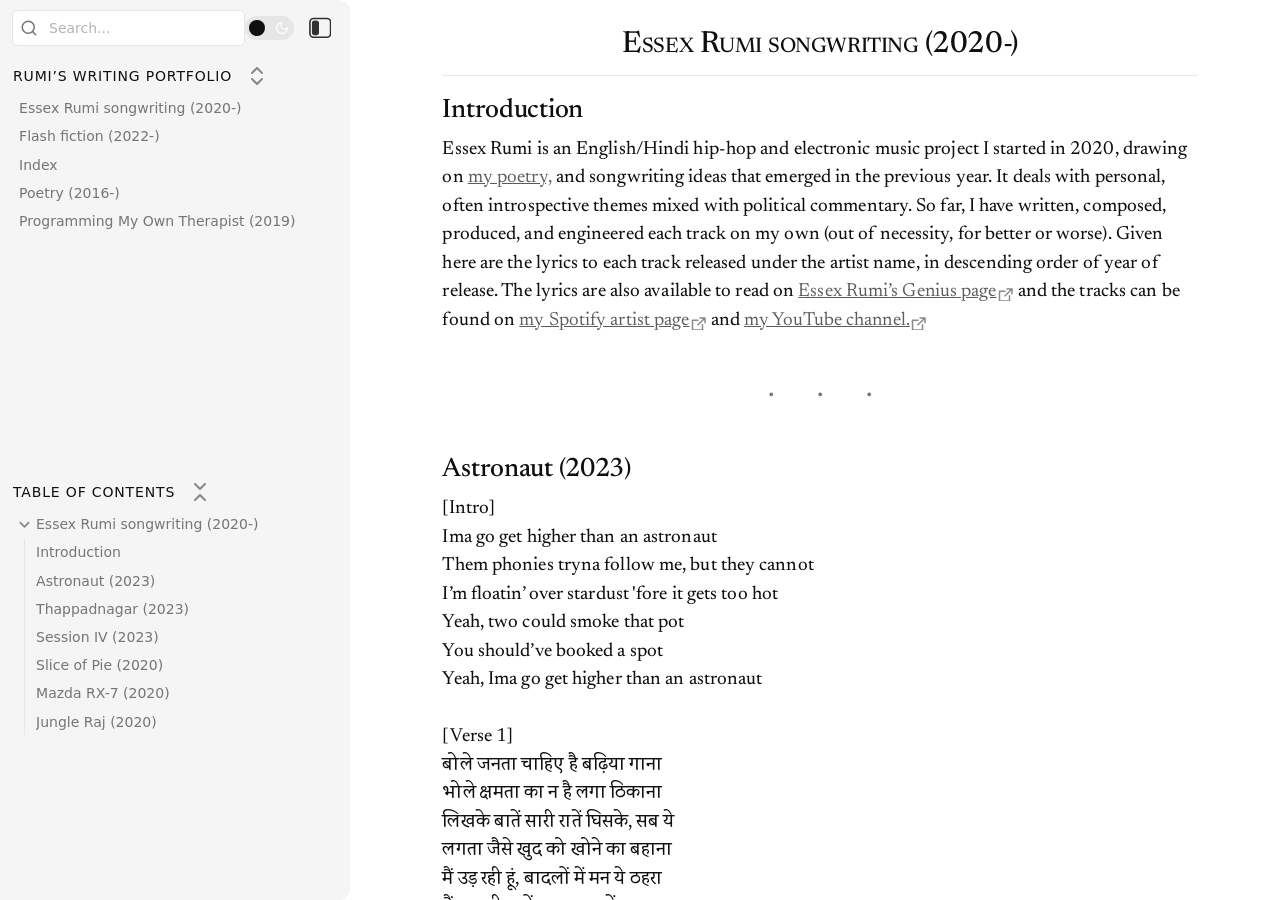
<file: essex-rumi-songwriting-(2020-).html>
<!DOCTYPE html> <html lang="en"><head>
<title>Essex Rumi songwriting (2020-)</title>
<base href=".">
<meta name="pathname" content="essex-rumi-songwriting-(2020-).html">
<meta name="description" content="Rumi’s Writing Portfolio - Essex Rumi songwriting (2020-)">
<meta property="og:title" content="Essex Rumi songwriting (2020-)">
<meta property="og:description" content="Rumi’s Writing Portfolio - Essex Rumi songwriting (2020-)">
<meta property="og:type" content="website">
<meta property="og:url" content="essex-rumi-songwriting-(2020-).html">
<meta property="og:image" content="undefined">
<meta charset="UTF-8"><meta property="og:site_name" content="Rumi’s Writing Portfolio"><meta name="viewport" content="width=device-width, initial-scale=1.0, user-scalable=yes, minimum-scale=1.0, maximum-scale=5.0"><script async="" id="webpage-script" src="site-lib/scripts/webpage.js" onload="this.onload=null;this.setAttribute(&quot;loaded&quot;, &quot;true&quot;)"></script><link rel="icon" href="site-lib/media/favicon.png"><link rel="preload" href="site-lib/styles/snippets.css" as="style" onload="this.onload=null;this.rel='stylesheet'"><noscript><link rel="stylesheet" href="site-lib/styles/snippets.css"></noscript><link rel="stylesheet" href="site-lib/styles/obsidian.css"><link rel="stylesheet" href="site-lib/styles/theme.css"><link rel="preload" href="site-lib/styles/global-variable-styles.css" as="style" onload="this.onload=null;this.rel='stylesheet'"><noscript><link rel="stylesheet" href="site-lib/styles/global-variable-styles.css"></noscript><link rel="preload" href="site-lib/styles/supported-plugins.css" as="style" onload="this.onload=null;this.rel='stylesheet'"><noscript><link rel="stylesheet" href="site-lib/styles/supported-plugins.css"></noscript><link rel="preload" href="site-lib/styles/main-styles.css" as="style" onload="this.onload=null;this.rel='stylesheet'"><noscript><link rel="stylesheet" href="site-lib/styles/main-styles.css"></noscript><style>body{--line-width:40em;--line-width-adaptive:40em;--file-line-width:40em;--sidebar-width:min(20em, 80vw);--collapse-arrow-size:11px;--tree-vertical-spacing:1.3em;--sidebar-margin:12px}:root{background-color:#202124}.sidebar{height:100%;font-size:14px;z-index:10;min-width:calc(var(--sidebar-width) + var(--divider-width-hover));max-width:calc(var(--sidebar-width) + var(--divider-width-hover));position:relative;overflow:hidden;overflow:clip;transition:min-width ease-in-out,max-width ease-in-out;transition-duration:.2s;contain:size}#left-sidebar{left:0}#right-sidebar{right:0}.sidebar.is-collapsed{min-width:0;max-width:0}.sidebar.floating{position:absolute}.sidebar .leaf-content{height:100%;min-width:calc(var(--sidebar-width) - var(--divider-width-hover));top:0;padding:var(--sidebar-margin);padding-top:4em;line-height:var(--line-height-tight);background-color:var(--background-secondary);transition:background-color,border-right,border-left,box-shadow;transition-duration:var(--color-fade-speed);transition-timing-function:ease-in-out;position:absolute;display:flex;flex-direction:column}.sidebar:not(.is-collapsed) .leaf-content{min-width:calc(max(100%,var(--sidebar-width)) - 3px);max-width:calc(max(100%,var(--sidebar-width)) - 3px)}#left-sidebar-content{left:0;border-top-right-radius:var(--radius-l);border-bottom-right-radius:var(--radius-l)}#right-sidebar-content{right:0;border-top-left-radius:var(--radius-l);border-bottom-left-radius:var(--radius-l)}.sidebar #left-sidebar-content,.sidebar #right-sidebar-content{contain:none!important;container-type:normal!important;animation:none!important}.sidebar:has(.leaf-content:empty):has(.topbar-content:empty){display:none}.sidebar-topbar{height:calc(2.3em + 2 * var(--sidebar-margin));width:var(--sidebar-width);padding:var(--sidebar-margin);z-index:1;position:fixed;display:flex;align-items:center;transition:width ease-in-out;transition-duration:inherit}.sidebar.is-collapsed .sidebar-topbar{width:calc(2.3em + var(--sidebar-margin) * 2)}.sidebar .sidebar-topbar.is-collapsed{width:0}#left-sidebar .sidebar-topbar{left:0;flex-direction:row;border-top-right-radius:var(--radius-l)}#right-sidebar .sidebar-topbar{right:0;flex-direction:row-reverse;border-top-left-radius:var(--radius-l)}#left-sidebar .topbar-content{margin-right:calc(2.3em + var(--sidebar-margin));flex-direction:row}#right-sidebar .topbar-content{margin-left:calc(2.3em + var(--sidebar-margin));flex-direction:row-reverse}.topbar-content{overflow:hidden visible;overflow:clip visible;width:100%;height:100%;display:flex;align-items:center;transition:inherit}.sidebar.is-collapsed .topbar-content{width:0;transition:inherit}.clickable-icon.sidebar-collapse-icon{background-color:transparent;color:var(--icon-color-focused);padding:2px!important;margin:0!important;height:100%!important;width:2.3em!important;margin-inline:0.14em!important;position:absolute}#left-sidebar .clickable-icon.sidebar-collapse-icon{right:var(--sidebar-margin)}#right-sidebar .clickable-icon.sidebar-collapse-icon{transform:scaleX(-1);transform-origin:center;left:var(--sidebar-margin)}.clickable-icon.sidebar-collapse-icon svg.svg-icon{width:80%;height:80%}.sidebar:not(.is-collapsed) .clickable-icon.sidebar-collapse-icon svg.svg-icon .sidebar-toggle-icon-inner{width:24%}.feature-title{margin-left:1px;text-transform:uppercase;letter-spacing:.06em;margin-top:.75em;margin-bottom:.75em}.feature-header{display:flex;align-items:center;padding-top:0;font-size:1em;padding-left:0}body.floating-sidebars .sidebar{position:absolute}body{transition:background-color var(--color-fade-speed) ease-in-out}#navbar:not(:empty){display:flex;align-items:center;justify-content:space-between;padding:.5em 1em;width:100%}#main{display:flex;flex-direction:column;height:100%;width:100%;align-items:stretch;justify-content:center}#main-horizontal{display:flex;flex-direction:row;flex-grow:1;width:100%;align-items:stretch;justify-content:center}#center-content{flex-basis:100%;max-width:100%;width:100%;height:100%;display:flex;flex-direction:column;align-items:center;transition:opacity .2s ease-in-out;contain:inline-size}.hide{opacity:0!important;transition:opacity .2s ease-in-out;pointer-events:none}#center-content>.obsidian-document{padding-left:2em;padding-right:1em;margin-bottom:0;width:100%;width:-webkit-fill-available;width:-moz-available;width:fill-available;transition:background-color var(--color-fade-speed) ease-in-out;border-top-right-radius:var(--window-radius,var(--radius-m));border-top-left-radius:var(--window-radius,var(--radius-m));overflow-x:hidden!important;overflow-y:auto!important;display:flex!important;flex-direction:column!important;align-items:center!important;contain:inline-size}body #center-content>.obsidian-document>.markdown-preview-sizer{padding-bottom:80vh;width:100%;max-width:var(--line-width);flex-basis:var(--line-width);transition:background-color var(--color-fade-speed) ease-in-out;contain:inline-size}#center-content>.obsidian-document>div{width:100%!important;transition:background-color var(--color-fade-speed) ease-in-out;contain:inline-size}#center-content>.obsidian-document:not([data-type=markdown]).embed{display:flex;padding:1em;height:100%;width:100%;align-items:center;justify-content:center}#center-content>.obsidian-document:not([data-type=markdown]).embed>*{max-width:100%;max-height:100%;object-fit:contain}:not(h1,h2,h3,h4,h5,h6,li):has(> :is(.math,table)){overflow-x:auto!important}#center-content>.obsidian-document:not([data-type=markdown]){overflow-x:auto;contain:content;padding:0;margin:0;height:100%}.obsidian-document[data-type=attachment]{display:flex;flex-direction:column;align-items:center;justify-content:center;height:100%;width:100%}.obsidian-document[data-type=attachment]>*{outline:0;border:none;box-shadow:none}.obsidian-document[data-type=attachment] :is(img){max-width:90%;max-height:90%;object-fit:contain}.obsidian-document[data-type=attachment]>:is(audio){width:100%;max-width:min(90%,var(--line-width))}.obsidian-document[data-type=attachment]>:is(embed,iframe,video){width:100%;height:100%;max-width:100%;max-height:100%;object-fit:contain}.canvas-wrapper>:is(.header,.footer){z-index:100;position:absolute;display:flex;justify-content:center;flex-direction:column;width:100%;align-items:center}.scroll-highlight{position:absolute;width:100%;height:100%;pointer-events:none;z-index:1000;background-color:hsla(var(--color-accent-hsl),.25);opacity:0;padding:1em;inset:50%;translate:-50% -50%;border-radius:var(--radius-s)}</style><script defer="">async function loadIncludes(){let e=document.querySelectorAll("link[itemprop='include']");for(const t of e){let e=t.getAttribute("href");try{let o="";if(e.startsWith("https:")||e.startsWith("http:")||"file:"!=window.location.protocol){const n=await fetch(e);if(!n.ok){console.log("Could not include file: "+e),t?.remove();continue}o=await n.text()}else{const t=document.getElementById(btoa(encodeURI(e)));if(t){const e=JSON.parse(decodeURI(atob(t.getAttribute("value")??"")));o=e?.data??""}}let n=document.createRange().createContextualFragment(o);t.before(n),t.remove(),console.log("Included text: "+o),console.log("Included file: "+e)}catch(o){t?.remove(),console.log("Could not include file: "+e,o);continue}}}document.addEventListener("DOMContentLoaded",(()=>{loadIncludes()}));let isFileProtocol="file:"==location.protocol;function waitLoadScripts(e,t){let o=e.map((e=>document.getElementById(e+"-script")));!function e(n){let l=o[n],c=n+1;l?(l&&"true"!=l.getAttribute("loaded")||n<o.length&&e(c),n<o.length&&l.addEventListener("load",(()=>e(c)))):n<o.length?e(c):t()}(0)}</script></head><body class="publish css-settings-manager mod-windows is-hidden-frameless styled-scrollbars show-view-header minimal-default-light minimal-flexoki-dark borders-none colorful-frame links-int-on links-ext-on full-width-media trim-cols h1-l sidebar-tabs-plain-square tab-names-on table-lines tabs-plain-square is-focused"><script defer="">let theme=localStorage.getItem("theme")||(window.matchMedia("(prefers-color-scheme: dark)").matches?"dark":"light");"dark"==theme?(document.body.classList.add("theme-dark"),document.body.classList.remove("theme-light")):(document.body.classList.add("theme-light"),document.body.classList.remove("theme-dark")),window.innerWidth<480?document.body.classList.add("is-phone"):window.innerWidth<768?document.body.classList.add("is-tablet"):window.innerWidth<1024?document.body.classList.add("is-small-screen"):document.body.classList.add("is-large-screen")</script><div id="main"><div id="navbar"></div><div id="main-horizontal"><div id="left-content" class="leaf" style="--sidebar-width: var(--sidebar-width-left);"><div id="left-sidebar" class="sidebar"><div class="sidebar-handle"></div><div class="sidebar-topbar"><div class="topbar-content"><div id="search-container"><div id="search-wrapper"><input enterkeyhint="search" type="search" spellcheck="false" placeholder="Search..."><div aria-label="Clear search" id="search-clear-button"></div></div></div><label class="theme-toggle-container" for="theme-toggle-input" id=""><input class="theme-toggle-input" type="checkbox" id="theme-toggle-input"><div class="toggle-background"></div></label></div><div class="clickable-icon sidebar-collapse-icon"><svg xmlns="http://www.w3.org/2000/svg" width="24" height="24" viewBox="0 0 24 24" fill="none" stroke="currentColor" stroke-width="2" stroke-linecap="round" stroke-linejoin="round" class="svg-icon sidebar-toggle-button-icon"><rect x="1" y="2" width="22" height="20" rx="4"></rect><rect x="4" y="5" width="2" height="14" rx="2" fill="currentColor" class="sidebar-toggle-icon-inner"></rect></svg></div></div><div class="sidebar-content-wrapper"><div id="left-sidebar-content" class="leaf-content"><link itemprop="include" href="site-lib/html/file-tree-content.html"><div id="outline" class=" tree-container"><div class="feature-header"><div class="feature-title">Table Of Contents</div><button class="clickable-icon nav-action-button tree-collapse-all" aria-label="Collapse All"><svg xmlns="http://www.w3.org/2000/svg" width="24" height="24" viewBox="0 0 24 24" fill="none" stroke="currentColor" stroke-width="2" stroke-linecap="round" stroke-linejoin="round"></svg></button></div><div class="tree-item mod-collapsible" data-depth="1"><a class="tree-item-self is-clickable mod-collapsible" href="#Essex_Rumi_songwriting_(2020-)_0" data-path="#Essex_Rumi_songwriting_(2020-)_0"><div class="tree-item-icon collapse-icon"><svg xmlns="http://www.w3.org/2000/svg" width="24" height="24" viewBox="0 0 24 24" fill="none" stroke="currentColor" stroke-width="2" stroke-linecap="round" stroke-linejoin="round" class="svg-icon right-triangle"><path d="M3 8L12 17L21 8"></path></svg></div><div class="tree-item-inner heading-link" heading-name="Essex Rumi songwriting (2020-)">Essex Rumi songwriting (2020-)</div></a><div class="tree-item-children"><div class="tree-item" data-depth="2"><a class="tree-item-self is-clickable" href="#Introduction_0" data-path="#Introduction_0"><div class="tree-item-inner heading-link" heading-name="Introduction">Introduction</div></a><div class="tree-item-children"></div></div><div class="tree-item" data-depth="2"><a class="tree-item-self is-clickable" href="#Astronaut_(2023)_0" data-path="#Astronaut_(2023)_0"><div class="tree-item-inner heading-link" heading-name="Astronaut (2023)">Astronaut (2023)</div></a><div class="tree-item-children"></div></div><div class="tree-item" data-depth="2"><a class="tree-item-self is-clickable" href="#Thappadnagar_(2023)_0" data-path="#Thappadnagar_(2023)_0"><div class="tree-item-inner heading-link" heading-name="Thappadnagar (2023)">Thappadnagar (2023)</div></a><div class="tree-item-children"></div></div><div class="tree-item" data-depth="2"><a class="tree-item-self is-clickable" href="#Session_IV_(2023)_0" data-path="#Session_IV_(2023)_0"><div class="tree-item-inner heading-link" heading-name="Session IV (2023)">Session IV (2023)</div></a><div class="tree-item-children"></div></div><div class="tree-item" data-depth="2"><a class="tree-item-self is-clickable" href="#Slice_of_Pie_(2020)_0" data-path="#Slice_of_Pie_(2020)_0"><div class="tree-item-inner heading-link" heading-name="Slice of Pie (2020)">Slice of Pie (2020)</div></a><div class="tree-item-children"></div></div><div class="tree-item" data-depth="2"><a class="tree-item-self is-clickable" href="#Mazda_RX-7_(2020)_0" data-path="#Mazda_RX-7_(2020)_0"><div class="tree-item-inner heading-link" heading-name="Mazda RX-7 (2020)">Mazda RX-7 (2020)</div></a><div class="tree-item-children"></div></div><div class="tree-item" data-depth="2"><a class="tree-item-self is-clickable" href="#Jungle_Raj_(2020)_0" data-path="#Jungle_Raj_(2020)_0"><div class="tree-item-inner heading-link" heading-name="Jungle Raj (2020)">Jungle Raj (2020)</div></a><div class="tree-item-children"></div></div></div></div></div></div></div><script defer="">let ls = document.querySelector("#left-sidebar"); ls.classList.toggle("is-collapsed", window.innerWidth < 768); ls.style.setProperty("--sidebar-width", localStorage.getItem("sidebar-left-width"));</script></div></div><div id="center-content" class="leaf"><div class="obsidian-document markdown-preview-view markdown-rendered node-insert-event is-readable-line-width show-indentation-guide" data-type="markdown"><style id="MJX-CHTML-styles"></style><div class="markdown-preview-sizer markdown-preview-section"><div class="header"><h1 class="page-title heading" id="Essex_Rumi_songwriting_(2020-)_0">Essex Rumi songwriting (2020-)</h1><div class="data-bar"></div></div><div class="markdown-preview-pusher" style="width: 1px; height: 0.1px; margin-bottom: 0px;"></div><div class="el-h2"><h2 data-heading="Introduction" dir="auto" class="heading" id="Introduction_0"><span class="heading-collapse-indicator collapse-indicator collapse-icon"><svg xmlns="http://www.w3.org/2000/svg" width="24" height="24" viewBox="0 0 24 24" fill="none" stroke="currentColor" stroke-width="2" stroke-linecap="round" stroke-linejoin="round" class="svg-icon right-triangle"><path d="M3 8L12 17L21 8"></path></svg></span>Introduction</h2></div><div class="el-p"><p dir="auto">Essex Rumi is an English/Hindi hip-hop and electronic music project I started in 2020, drawing on <a class="internal-link" data-href="Poetry (2016-)" href="poetry-(2016-).html" target="_self" rel="noopener nofollow">my poetry,</a> and songwriting ideas that emerged in the previous year. It deals with personal, often introspective themes mixed with political commentary. So far, I have written, composed, produced, and engineered each track on my own (out of necessity, for better or worse). Given here are the lyrics to each track released under the artist name, in descending order of year of release. The lyrics are also available to read on <a data-tooltip-position="top" aria-label="https://genius.com/artists/Essex-rumi" rel="noopener nofollow" class="external-link is-unresolved" href="https://genius.com/artists/Essex-rumi" target="_self">Essex Rumi’s Genius page</a> and the tracks can be found on <a data-tooltip-position="top" aria-label="https://open.spotify.com/artist/493BRngook3959ocG25Zzv?si=Dzva4zyzRdWaJDqLn3V_Yw" rel="noopener nofollow" class="external-link is-unresolved" href="https://open.spotify.com/artist/493BRngook3959ocG25Zzv?si=Dzva4zyzRdWaJDqLn3V_Yw" target="_self">my Spotify artist page</a> and <a data-tooltip-position="top" aria-label="https://www.youtube.com/@essexrumi" rel="noopener nofollow" class="external-link is-unresolved" href="https://www.youtube.com/@essexrumi" target="_self">my YouTube channel.</a></p></div><div class="el-hr"><hr></div><div class="el-h2"><h2 data-heading="Astronaut (2023)" dir="auto" class="heading" id="Astronaut_(2023)_0"><span class="heading-collapse-indicator collapse-indicator collapse-icon"><svg xmlns="http://www.w3.org/2000/svg" width="24" height="24" viewBox="0 0 24 24" fill="none" stroke="currentColor" stroke-width="2" stroke-linecap="round" stroke-linejoin="round" class="svg-icon right-triangle"><path d="M3 8L12 17L21 8"></path></svg></span>Astronaut (2023)</h2></div><div class="el-p"><p dir="auto">[Intro]<br>
Ima go get higher than an astronaut<br>
Them phonies tryna follow me, but they cannot<br>
I’m floatin’ over stardust 'fore it gets too hot<br>
Yeah, two could smoke that pot<br>
You should’ve booked a spot<br>
Yeah, Ima go get higher than an astronaut<br>
<br>
[Verse 1]<br>
बोले जनता चाहिए है बढ़िया गाना<br>
भोले क्षमता का न है लगा ठिकाना<br>
लिखके बातें सारी रातें घिसके, सब ये<br>
लगता जैसे खुद को खोने का बहाना<br>
मैं उड़ रही हूं, बादलों में मन ये ठहरा<br>
मैं उड़ रही क्यों, आसमान में कुछ न कहना<br>
हवा लगी तो जान आई, निखरा चहरा<br>
बिखरी मैं तो फूंका थोड़ा, फिर से चालू दिल का बहना<br>
चाहिए है तख्त, हक से मांगू थोड़ा वक्त<br>
हक से पूछूं ऊंचा क्यों वोह जिसका काला साला रक्त<br>
दुनिया क्यों ये सख्त, हड़बड़ी में शख्स, हर घड़ी में शक<br>
खुद में न मैं ढूंढ पाऊं शब्द अब या तब<br>
आज है देखा साफ<br>
मुझको करदो माफ़ मैं खड़ी खिलाफ़<br>
कांपती थी, हांफती, पर दिखता ना इंसाफ़<br>
जिसकी बातें नीचे करने वाले अपने में दबा चुके<br>
अब दिखता बस ये आसमां मुझे<br>
<br>
[Chorus]<br>
Ima go get higher than an astronaut<br>
Them phonies tryna follow me, but they cannot<br>
I’m floatin’ over stardust 'fore it gets too hot<br>
Yeah, two could smoke that pot<br>
You should’ve booked a spot<br>
Ima go get higher than an astronaut<br>
My homies tryna follow me, but they cannot<br>
I’m floatin’ over stardust 'fore it gets too hot<br>
Yeah, two could do that blot<br>
You should’ve blocked a slot<br>
Yeah, Ima go get highеr than an astronaut<br>
<br>
[Verse 2]<br>
I'm soaring out of control<br>
Earth is super boring<br>
Been there twеnty-three human years<br>
If that seems assuring<br>
I'll touch down right on the ground<br>
Where I'm around but<br>
It's unbound counting them down<br>
My days off flooring<br>
Don't make me mention<br>
All of the tension I leave behind<br>
There's only so much attention<br>
Up in the feeble mind<br>
So grab a helmet and tell 'em<br>
You're getting high as balls<br>
And hopefully it's goodbye<br>
To them wretched mental walls<br>
<br>
[Bridge]<br>
And when I'm in space<br>
There's no better place<br>
No drama to face, no<br>
And when I'm in flight<br>
It's all gon' be alright<br>
<br>
[Pre-chorus]<br>
Ima gon got higher than an astronaut<br>
I'm happy outer space was just the place I sought<br>
Undoubtedly I'm glad it was the way I thought, but<br>
I'm starting to miss my planet's surface a lot<br>
Just kidding<br>
<br>
[Chorus]<br>
Ima go get higher than an astronaut<br>
Them phonies tryna follow me, but they cannot<br>
I’m floatin’ over stardust 'fore it gets too hot<br>
Yeah, two could smoke that pot<br>
You should’ve booked a spot<br>
Ima go get higher than an astronaut<br>
My homies tryna follow me, but they cannot<br>
I’m floatin’ over stardust 'fore it gets too hot<br>
Yeah, two could do that blot<br>
You should’ve blocked a slot<br>
Yeah, Ima go get higher than an astronaut</p></div><div class="el-hr"><hr></div><div class="el-h2"><h2 data-heading="Thappadnagar (2023)" dir="auto" class="heading" id="Thappadnagar_(2023)_0"><span class="heading-collapse-indicator collapse-indicator collapse-icon"><svg xmlns="http://www.w3.org/2000/svg" width="24" height="24" viewBox="0 0 24 24" fill="none" stroke="currentColor" stroke-width="2" stroke-linecap="round" stroke-linejoin="round" class="svg-icon right-triangle"><path d="M3 8L12 17L21 8"></path></svg></span>Thappadnagar (2023)</h2></div><div class="el-p"><p dir="auto">[Intro]<br>
थप—थप्पड़ मार, थप्पड़ मार, थप—थप्पड़ मार<br>
थप—थप्पड़ मार, थप्पड़ मार, थप—थप्पड़ मार<br>
थप—थप्पड़ मार, थप्पड़ मार, थप—थप्पड़ मार<br>
थप—थप्पड़ मार, थप्पड़ मार, थप—थप्पड़ मार<br>
थप—थप्पड़ मार, थप्पड़ मार, थप—थप्पड़ मार<br>
थप—थप्पड़ मार, थप्पड़ मार, थप—थप्पड़ मार<br>
<br>
[Verse 1]<br>
कहता रंगी माटी सारी<br>
लगती बस है तुझको प्यारी<br>
दबना सब कीड़ों का जारी<br>
फिर क्यों तेरी चीख बेचारी?<br>
करता शोषित तू लाचारी<br>
जलते घर, होती बेईमानी<br>
बकले जितनी दुनियादारी<br>
उनका रक्त भी हिंदुस्तानी<br>
थप्पड़ मार तू बेरोज़गार को<br>
थप्पड़ मार तू होशियार को<br>
थप्पड़ मार तू ईमानदार को<br>
थप्पड़ मार तू वफादार को<br>
<br>
[Chorus]<br>
थप—थप्पड़ मार, थप्पड़ मार, थप—थप्पड़ मार<br>
थप—थप्पड़ मार, थप्पड़ मार, थप—थप्पड़ मार<br>
थप—थप्पड़ मार, थप्पड़ मार, थप—थप्पड़ मार<br>
थप—थप्पड़ मार, थप्पड़ मार, थप—थप्पड़ मार<br>
<br>
[Hook]<br>
थप्पड़ मार तू पत्रकार को<br>
थप्पड़ मार तू कलाकार को<br>
थप्पड़ मार तू नेकता को<br>
थप्पड़ मार तू एकता को<br>
<br>
[Verse 2]<br>
तू आजा अखाड़े में, दिन दहाड़े में<br>
कब तक वो बोलेंगे तेरे सहारे में?<br>
दुनिया अब जानती है, खोटी ये क्रांति है<br>
शब्दों के गूंजेंगे चांटे करारे से<br>
बंद कर ये धंधा, मत ले और तू पंगा<br>
दंगे कर तू, होगा देश तेरा ही नंगा<br>
दिमाग तेरा गंदा, पहना चश्मा रंगा<br>
लहरा झण्डा अपना, कर मैला तिरंगा<br>
थप्पड़ मार तू बेरोज़गार को<br>
थप्पड़ मार तू होशियार को<br>
थप्पड़ मार तू ईमानदार को<br>
थप्पड़ मार तू वफादार को<br>
थप्पड़ मार तू संविधान को<br>
थप्पड़ मार तू सब विचार को<br>
थप्पड़ मार तू आज़ादी को<br>
थप्पड़ मार तू ज़िंदगी को</p></div><div class="el-hr"><hr></div><div class="el-h2"><h2 data-heading="Session IV (2023)" dir="auto" class="heading" id="Session_IV_(2023)_0"><span class="heading-collapse-indicator collapse-indicator collapse-icon"><svg xmlns="http://www.w3.org/2000/svg" width="24" height="24" viewBox="0 0 24 24" fill="none" stroke="currentColor" stroke-width="2" stroke-linecap="round" stroke-linejoin="round" class="svg-icon right-triangle"><path d="M3 8L12 17L21 8"></path></svg></span>Session IV (2023)</h2></div><div class="el-p"><p dir="auto">[Verse 1]<br>
कुछ कहना है मुझको तुमसे<br>
बातें खुद से मैं करती हूं<br>
जबसे अपने पे दिन गुज़रे<br>
हर पल घुटती मैं, मरती हूं<br>
क्यों बहकी रहती सपनों में<br>
क्यों दुनिया से मैं डरती हूं<br>
हो रात, हो दिन इन पन्नों पे<br>
घिसके खुद से मैं लड़ती हूं<br>
<br>
बढ़ना मत कदमों में मेरे<br>
कर बैठोगे खुद से नफ़रत<br>
घाव मेरे दिए बस हैं भरने<br>
रद्द जीने के सारे मकसद<br>
लाखों जुर्मों की हूं दोषी<br>
रखे है सालों सहने को<br>
रहना मत खुद में तुम बंधी<br>
अपने दर्दों को बहने दो<br>
<br>
अब बोलो मत होती चुप्पी<br>
जब सुनने वाले तुम न हो<br>
<br>
[Verse 2]<br>
It's been so long since my last bars<br>
It's taken time, admittedly<br>
Most likely I won't go too far<br>
I live life quite conflictedly<br>
It takes effort to jot the mind<br>
To make hurt into words aligned<br>
I'm surprised I got out of bed<br>
You'd like a song or five, you said?<br>
<br>
Additionally, I'm insecure<br>
Can't leave my demons at the door<br>
They bleed into the thoughts I speak<br>
Won't let me turn the softer cheek<br>
But that's foregone today<br>
I'm passionate from all the empathy<br>
And no way can I see compassion<br>
Stay branded the enemy<br>
<br>
They pounded heads then told us all<br>
It made more sense the way they dressed<br>
Tore down it all, from wall to wall<br>
What shape of God would stay impressed<br>
Made those who fought back criminals<br>
Except when they fought in their name<br>
Moulded hatred subliminal<br>
And showed they'd all but lost their shame<br>
<br>
If you're the type to praise the game<br>
I dare you say all speech is free<br>
If you think we'd like to play the same<br>
I dare you claim there liberty<br>
You find the talking bothersome?<br>
It's fine because it wasn't you?<br>
Go sell your fellow person<br>
Then feel helpless when you follow suit</p></div><div class="el-hr"><hr></div><div class="el-h2"><h2 data-heading="Slice of Pie (2020)" dir="auto" class="heading" id="Slice_of_Pie_(2020)_0"><span class="heading-collapse-indicator collapse-indicator collapse-icon"><svg xmlns="http://www.w3.org/2000/svg" width="24" height="24" viewBox="0 0 24 24" fill="none" stroke="currentColor" stroke-width="2" stroke-linecap="round" stroke-linejoin="round" class="svg-icon right-triangle"><path d="M3 8L12 17L21 8"></path></svg></span>Slice of Pie (2020)</h2></div><div class="el-p"><p dir="auto">[Intro]<br>
(Are you really Russian?)<br>
(Haan Dilli se hoon behenchod)<br>
<br>
[Verse 1]<br>
Gucci, Gucci, goochie, goo<br>
That shit ain't fake, that shit ain't true<br>
A slice of pie for them<br>
A glass of lemonade for me and you<br>
If your pants filled with cash and bills<br>
Going in for the kill like a stilt in the wind<br>
Is a kid from the sidelines, daddy on the lifeline<br>
Delhi never sleeps from the hunger within<br>
Cops roll on the left, drugs flee on the right<br>
Money runs over whatever it sees in sight<br>
It's season time, can't cease their crimes<br>
Might seize a dime for someone's life<br>
Whose life is it anyway? The smog kills the same<br>
Smoke a cigarette, a joint, or a blunt to its name<br>
Being blunt, light one up where the people go<br>
See it burn as they come reaping what they sowed<br>
But it's always been a pleasure, uh<br>
Never has it seemed a chore<br>
Running from sector to sector<br>
There's always something more<br>
I got sneakers dirty in the pot market<br>
Got my jeans torn and broke all my watches<br>
Got my ass to rooftops to catch how high<br>
I could get with all the police watching<br>
<br>
[Chorus]<br>
If somebody here don’t get what we do<br>
It’s a slice of pie for them<br>
A glass of lemonade for me and you<br>
If somebody here forget what we do<br>
It’s a slice of pie for them<br>
A glass of lemonade for me and you<br>
If somebody call the feds, tie your shoes<br>
All the struggling won’t end<br>
But that won’t mean we gon’ lose<br>
Life’s a bitch with all these lemons<br>
Better turn them to juice<br>
Ain’t no pie gon’ last forever<br>
But we’ve always lemonade for two<br>
<br>
[Verse 2]<br>
Everybody watchin' when she<br>
Drop it on the floor<br>
Cigarette, marijuana, lipstick<br>
And a pack of Skore (Hay ram!)<br>
Use toh unse koi farak nahi<br>
Maa-baap ki uspe koi jakad nahi<br>
Jo bhi woh karegi, teri toh fategi<br>
Usme aur tujhme koi takkar nahin<br>
Nikli thi saat baje, lapete hijab<br>
Waapas aayi, uni me tod fod aur aag<br>
Gundon ne dekha, “Eyewitness ko maar, saali”<br>
Ho gayi farraar, piche launde bimaar<br>
Kone me chupke pakdi apni saans<br>
Ladke the paas, bas ek raasta<br>
Purse mein haath daala, ghoda nikaala<br>
Aaj raat ko tutega har vaasta<br>
Galiyon mein aath baje, Beretta ka vaar<br>
Steady kara aim, dut dut nishaanbaaz<br>
Naari insaafi ke naare lagaane se<br>
Nahin yeh bhook kabhi miti thi yaar<br>
Lawyer bin surrender, rejected plea<br>
Kaam hua khatam, Lucy needs her sleep<br>
Bas naam ab chapega parson ke daily mein<br>
“Kaand kiya ek chaatra ne dilli mein”<br>
<br>
[Chorus]<br>
If somebody here don’t get what we do<br>
It’s a slice of pie for them<br>
A glass of lemonade for me and you<br>
If somebody here forget what we do<br>
It’s a slice of pie for them<br>
A glass of lemonade for me and you<br>
If somebody call the feds, tie your shoes<br>
All the struggling won’t end<br>
But that don’t mean we gon’ lose<br>
Life’s a bitch with all these lemons<br>
Better turn them to juice<br>
Ain’t no pie gon’ last forever<br>
But we’ve always lemonade for two<br>
<br>
If somebody here don’t get what we do<br>
(You take buckets of acid)<br>
(And throw it on CRPF men)<br>
If somebody here forget what we do<br>
(Who threw the acid on the paramilitary personnel?)<br>
(There are visuals I have)<br>
If somebody call the feds, tie your shoes<br>
All the struggling won’t end<br>
But that don’t mean we gon’ lose<br>
Life’s a bitch with all these lemons<br>
Better turn them to juice<br>
Ain’t no pie gon’ last forever<br>
But we’ve always lemonade for two</p></div><div class="el-hr"><hr></div><div class="el-h2"><h2 data-heading="Mazda RX-7 (2020)" dir="auto" class="heading" id="Mazda_RX-7_(2020)_0"><span class="heading-collapse-indicator collapse-indicator collapse-icon"><svg xmlns="http://www.w3.org/2000/svg" width="24" height="24" viewBox="0 0 24 24" fill="none" stroke="currentColor" stroke-width="2" stroke-linecap="round" stroke-linejoin="round" class="svg-icon right-triangle"><path d="M3 8L12 17L21 8"></path></svg></span>Mazda RX-7 (2020)</h2></div><div class="el-p"><p dir="auto">[Chorus]<br>
I’m light and I don’t fly, ’cause I drift and glide<br>
I’m hard to get inside, but I’m tight to ride<br>
Like the Mazda RX-7, Mazda, Mazda RX-7<br>
’92 run RX-7, Mazda, Mazda RX-7<br>
I show it when I’m thermal, but I shift so good<br>
They tryna buy me, shit, I don’t know if they could<br>
Like the Mazda RX-7, Mazda, Mazda RX-7<br>
’92 run RX-7, Mazda, Mazda RX-7<br>
<br>
[Verse 1]<br>
Dhal gaya din, dheemi aati shaam<br>
Kambal mein lapetan, mujhe mile na aaraam<br>
Instagram promotion, mujhpe lag rahe hain daam, shit<br>
Paisa toh na aaya, duniya dag rahi ilzaam, shit<br>
Karle dhang ka kaam, shit, na kar yeh haraam shit<br>
I choose to be a misfit so that I do them no harm, shit<br>
Leashes on my arm, shit, I still maintain my calm, shit<br>
When they’re off, it’s takeoff, I’ll see you ringing the alarm, shit<br>
Got five-star service, be it rap or being wrapped in the sheets<br>
When I feel bad, I pick a beat, play it back when I hit the streets<br>
No fucks about flood LEDs, no fucks about the filmi freaks<br>
Whose choices in artistry have fucked up the rapping industry<br>
<br>
[Chorus]<br>
I’m light and I don’t fly, ’cause I drift and glide<br>
I’m hard to get inside, but I’m tight to ride<br>
Like the Mazda RX-7, Mazda, Mazda RX-7<br>
’92 run RX-7, Mazda, Mazda RX-7<br>
I show it when I’m thermal, but I shift so good<br>
They tryna buy me, shit, I don’t know if they could<br>
Like the Mazda RX-7, Mazda, Mazda RX-7<br>
’92 run RX-7, Mazda, Mazda RX-7<br>
<br>
[Verse 2]<br>
Sunh leh yeh gaana, hit fucking nirvana<br>
Na deh eka fuck to the rapparon da drama<br>
Hip-hop is the world, boy, take it for a whirl, boy<br>
But they don’t mean this when they say make rap political, boy<br>
In beefon mein na koi meat, they’re hard to eat ’cause all them stink<br>
Step your game up, act your age, or keep owning a voyeur kink<br>
Might as well not fight one bit, work with thy neighbour for your hit<br>
Or go back to your crib, interpret how Kendrick would use his ink<br>
You ain’t adult just ’cause you drink, you ain’t grown up just ’cause you sing<br>
How gon’ you fly with all that bling when you’re leaving Big Mama’s wing<br>
So save your stash for later, there ain’t no hip-hop without tripping<br>
Save that cash for later, when you’re calling, nobody hears it ring<br>
<br>
[Chorus]<br>
I’m light and I don’t fly, ’cause I drift and glide<br>
I’m hard to get inside, but I’m tight to ride<br>
Like the Mazda RX-7, Mazda, Mazda RX-7<br>
’92 run RX-7, Mazda, Mazda RX-7<br>
I show it when I’m thermal, but I shift so good<br>
They tryna buy me, shit, I don’t know if they could<br>
Like the Mazda RX-7, Mazda, Mazda RX-7<br>
’92 run RX-7, Mazda, Mazda RX-7<br>
<br>
[Verse 3]<br>
Main hota kaun hoon bolne ko, pandrah saal se hip-hop—exposed<br>
Mujhko kiya hip-hop ne mould, cassettes and mixtapes shone like gold<br>
Thi Mitsubishi Lancer, tweeter, woofer, and a subwoofer<br>
Makhkhan jaisa tha handle, I’d pop in the backseat like Boomer<br>
Chala gaya sab, chchod diya, baaki parivaar ne sar phod diya<br>
Ek chaar hum aur ek duniya, mere baap ne saara load liya<br>
Pehle PC pe kheli Need for Speed, ab road pe chalti FWD<br>
You could say it’s not the same, but to the human brain yeh sab saali dopamine<br>
<br>
[Chorus]<br>
I’m light and I don’t fly, ’cause I drift and glide<br>
I’m hard to get inside, but I’m tight to ride<br>
Like the Mazda RX-7, Mazda, Mazda RX-7<br>
’92 run RX-7, Mazda, Mazda RX-7<br>
I show it when I’m thermal, but I shift so good<br>
They tryna buy me, shit, I don’t know if they could<br>
Like the Mazda RX-7, Mazda, Mazda RX-7<br>
’92 run RX-7, Mazda, Mazda RX-7<br>
<br>
[Outro]<br>
Yeah<br>
Like a Mazda RX-7<br>
Hol’ up<br>
Far too many times have I told them I mean it<br>
RX-7 state of mine got me glowing, should’ve seen it<br>
If I don’t lose my mind, only limiters’ll peak me<br>
If I don’t lose my mind, if I don’t lose my mind</p></div><div class="el-hr"><hr></div><div class="el-h2"><h2 data-heading="Jungle Raj (2020)" dir="auto" class="heading" id="Jungle_Raj_(2020)_0"><span class="heading-collapse-indicator collapse-indicator collapse-icon"><svg xmlns="http://www.w3.org/2000/svg" width="24" height="24" viewBox="0 0 24 24" fill="none" stroke="currentColor" stroke-width="2" stroke-linecap="round" stroke-linejoin="round" class="svg-icon right-triangle"><path d="M3 8L12 17L21 8"></path></svg></span>Jungle Raj (2020)</h2></div><div class="el-p"><p dir="auto">[Verse 1]<br>
Hat Modi, hat Shah<br>
Hai GDP bimaar, bura police ka vyavhaar<br>
Bolo hat Yogi, ya dedo aur sharaab<br>
Aankhe bandh, khule kaand, bas dekho aur khwaab<br>
So I’m running out the streets and I just caught a car on fire<br>
Nobody knows who did it but the police won’t enquire<br>
It’s the jungle raj that’s taken aaj tak to conspire<br>
How to hold the reigns and mould them to their ravenous desires<br>
And the wish for us to wallow but we’re hard candy to swallow<br>
Got to chew us ’til your teeth bleed and your cavities blow hollow<br>
We the citizens don’t follow what the government says<br>
That what the government said? I think they’re losing their head<br>
Agar karein, karein kya? Bole kya? Do bhole kha<br>
Chal aa Dilli ke seher pe, and fuck the Metro card<br>
Unse pooch jo khade hain kya hai asli jawaab<br>
Yahaan baithna aasaan, wahaan phatti hai gaand<br>
<br>
[Chorus]<br>
Jahaan logon ki sarkaar kare roz gumraah<br>
Waahan jungle raj, jungle raj<br>
Jahaan maangne salaah pe kehte chup baith ja<br>
Waahan jungle raj, jungle raj<br>
Jaahan girta bas paisa aur badte bas daam<br>
Jaahan hoti maar peet har dharma ke naam<br>
Waahan karo ek kaam, bas bolo khule aam<br>
Yeh hai jungle raj, jungle raj<br>
<br>
[Verse 2]<br>
Born are not children with symbols when their asses clap like cymbals<br>
That dictate their caste, or creed, or faith, or how much they’re receiving hate<br>
When cometh the election season, why do we help give them reason<br>
To bank on the votes of people who see meat and clothes as evil<br>
Wicked is the politician with stake in the laundromat<br>
He says it’s all the Lutyens gang, but we know where the money’s at<br>
Hazaar ke gadde fit ni honde? Don’t worry, we’ll double that<br>
The money in his pocket’s clean, aur meri savings hondi black<br>
A university and its security go hand in hand<br>
So don’t you dare suggest whatever happened didn’t go to plan<br>
There’s gonna be larger attacks, so stand your ground and watch your ass<br>
As we go down in history for fighting back with biting rap<br>
And telling them we have a say, democracy hondi ni fake<br>
There’s seldom been as dark a night, but there sure will be brighter days<br>
And if we keep the flame alight, all the darkness will fade away<br>
And those who do no good will not meet a rather inviting fate<br>
<br>
[Chorus]<br>
Jahaan logon ki sarkaar kare roz gumraah<br>
Waahan jungle raj, jungle raj<br>
Jahaan maangne salaah pe kehte chup baith ja<br>
Waahan jungle raj, jungle raj<br>
Jaahan girta bas paisa aur badte bas daam<br>
Jaahan hoti maar peet har dharma ke naam<br>
Waahan karo ek kaam, bas bolo khule aam<br>
Yeh hai jungle raj, jungle raj<br>
<br>
Jahaan logon ki sarkaar kare roz gumraah<br>
Waahan jungle raj, jungle raj<br>
Jahaan maangne salaah pe kehte chup baith ja<br>
Waahan jungle raj, jungle raj<br>
Jaahan girta bas paisa aur badte bas daam<br>
Jaahan hoti maar peet har dharma ke naam<br>
Waahan karo ek kaam, bas bolo khule aam<br>
Yeh hai jungle raj, jungle raj<br>
<br>
[Outro]<br>
Aaj Brijpal ne BT de di</p></div><div class="el-hr"><hr></div><div class="el-p"><p dir="auto"><b> </b></p><center><b> © Essex Rumi 2026 CC-BY-NC </b></center><b> </b><p dir="auto"></p></div><div class="footer"><div class="data-bar"></div></div></div></div></div><div id="right-content" class="leaf" style="--sidebar-width: var(--sidebar-width-right);"><div id="right-sidebar" class="sidebar"><div class="sidebar-handle"></div><div class="sidebar-topbar"><div class="topbar-content"></div><div class="clickable-icon sidebar-collapse-icon"><svg xmlns="http://www.w3.org/2000/svg" width="24" height="24" viewBox="0 0 24 24" fill="none" stroke="currentColor" stroke-width="2" stroke-linecap="round" stroke-linejoin="round" class="svg-icon sidebar-toggle-button-icon"><rect x="1" y="2" width="22" height="20" rx="4"></rect><rect x="4" y="5" width="2" height="14" rx="2" fill="currentColor" class="sidebar-toggle-icon-inner"></rect></svg></div></div><div class="sidebar-content-wrapper"><div id="right-sidebar-content" class="leaf-content"></div></div><script defer="">let rs = document.querySelector("#right-sidebar"); rs.classList.toggle("is-collapsed", window.innerWidth < 768); rs.style.setProperty("--sidebar-width", localStorage.getItem("sidebar-right-width"));</script></div></div></div></div></body></html>
</file>
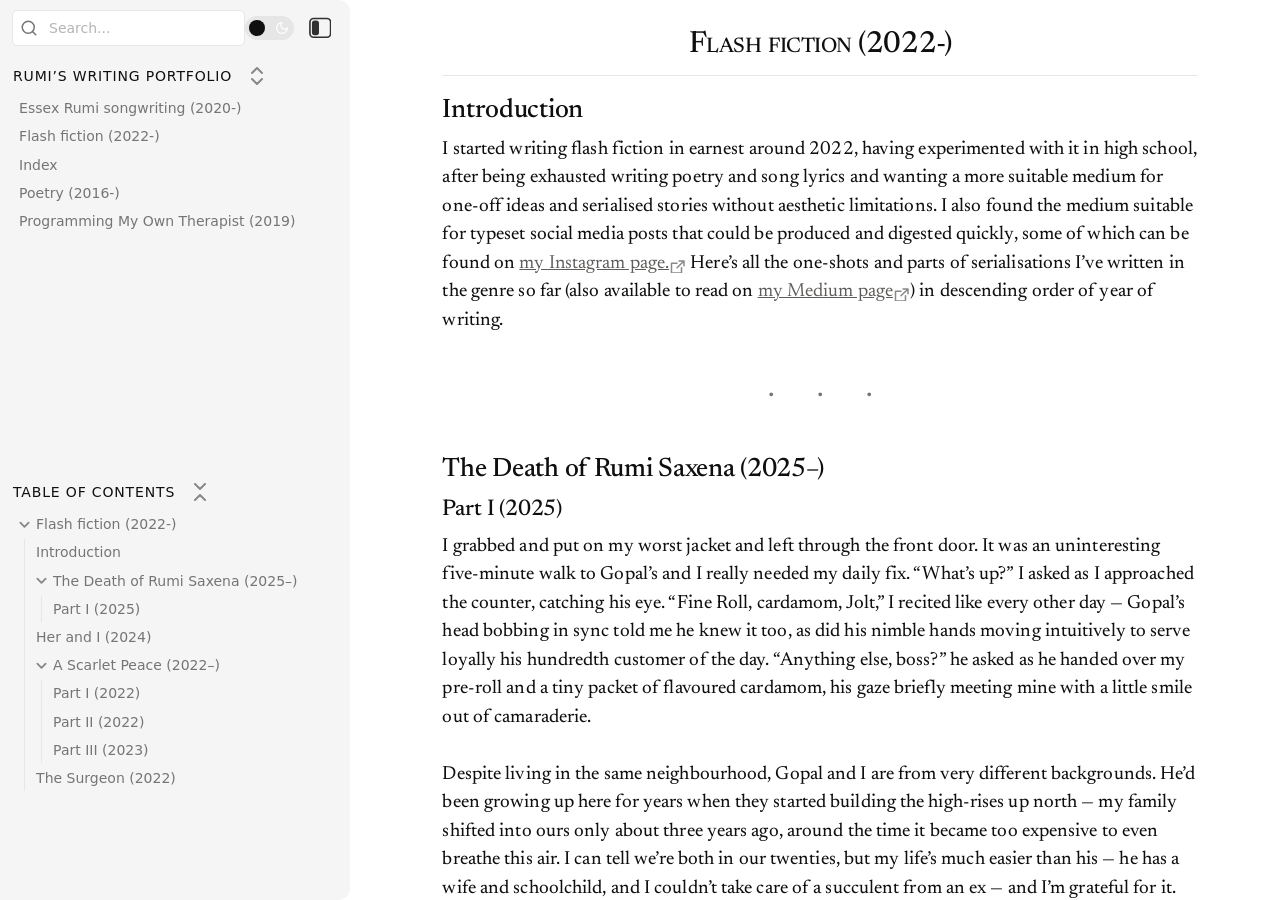
<file: flash-fiction-(2022-).html>
<!DOCTYPE html> <html lang="en"><head>
<title>Flash fiction (2022-)</title>
<base href=".">
<meta name="pathname" content="flash-fiction-(2022-).html">
<meta name="description" content="Rumi’s Writing Portfolio - Flash fiction (2022-)">
<meta property="og:title" content="Flash fiction (2022-)">
<meta property="og:description" content="Rumi’s Writing Portfolio - Flash fiction (2022-)">
<meta property="og:type" content="website">
<meta property="og:url" content="flash-fiction-(2022-).html">
<meta property="og:image" content="undefined">
<meta charset="UTF-8"><meta property="og:site_name" content="Rumi’s Writing Portfolio"><meta name="viewport" content="width=device-width, initial-scale=1.0, user-scalable=yes, minimum-scale=1.0, maximum-scale=5.0"><script async="" id="webpage-script" src="site-lib/scripts/webpage.js" onload="this.onload=null;this.setAttribute(&quot;loaded&quot;, &quot;true&quot;)"></script><link rel="icon" href="site-lib/media/favicon.png"><link rel="preload" href="site-lib/styles/snippets.css" as="style" onload="this.onload=null;this.rel='stylesheet'"><noscript><link rel="stylesheet" href="site-lib/styles/snippets.css"></noscript><link rel="stylesheet" href="site-lib/styles/obsidian.css"><link rel="stylesheet" href="site-lib/styles/theme.css"><link rel="preload" href="site-lib/styles/global-variable-styles.css" as="style" onload="this.onload=null;this.rel='stylesheet'"><noscript><link rel="stylesheet" href="site-lib/styles/global-variable-styles.css"></noscript><link rel="preload" href="site-lib/styles/supported-plugins.css" as="style" onload="this.onload=null;this.rel='stylesheet'"><noscript><link rel="stylesheet" href="site-lib/styles/supported-plugins.css"></noscript><link rel="preload" href="site-lib/styles/main-styles.css" as="style" onload="this.onload=null;this.rel='stylesheet'"><noscript><link rel="stylesheet" href="site-lib/styles/main-styles.css"></noscript><style>body{--line-width:40em;--line-width-adaptive:40em;--file-line-width:40em;--sidebar-width:min(20em, 80vw);--collapse-arrow-size:11px;--tree-vertical-spacing:1.3em;--sidebar-margin:12px}:root{background-color:#202124}.sidebar{height:100%;font-size:14px;z-index:10;min-width:calc(var(--sidebar-width) + var(--divider-width-hover));max-width:calc(var(--sidebar-width) + var(--divider-width-hover));position:relative;overflow:hidden;overflow:clip;transition:min-width ease-in-out,max-width ease-in-out;transition-duration:.2s;contain:size}#left-sidebar{left:0}#right-sidebar{right:0}.sidebar.is-collapsed{min-width:0;max-width:0}.sidebar.floating{position:absolute}.sidebar .leaf-content{height:100%;min-width:calc(var(--sidebar-width) - var(--divider-width-hover));top:0;padding:var(--sidebar-margin);padding-top:4em;line-height:var(--line-height-tight);background-color:var(--background-secondary);transition:background-color,border-right,border-left,box-shadow;transition-duration:var(--color-fade-speed);transition-timing-function:ease-in-out;position:absolute;display:flex;flex-direction:column}.sidebar:not(.is-collapsed) .leaf-content{min-width:calc(max(100%,var(--sidebar-width)) - 3px);max-width:calc(max(100%,var(--sidebar-width)) - 3px)}#left-sidebar-content{left:0;border-top-right-radius:var(--radius-l);border-bottom-right-radius:var(--radius-l)}#right-sidebar-content{right:0;border-top-left-radius:var(--radius-l);border-bottom-left-radius:var(--radius-l)}.sidebar #left-sidebar-content,.sidebar #right-sidebar-content{contain:none!important;container-type:normal!important;animation:none!important}.sidebar:has(.leaf-content:empty):has(.topbar-content:empty){display:none}.sidebar-topbar{height:calc(2.3em + 2 * var(--sidebar-margin));width:var(--sidebar-width);padding:var(--sidebar-margin);z-index:1;position:fixed;display:flex;align-items:center;transition:width ease-in-out;transition-duration:inherit}.sidebar.is-collapsed .sidebar-topbar{width:calc(2.3em + var(--sidebar-margin) * 2)}.sidebar .sidebar-topbar.is-collapsed{width:0}#left-sidebar .sidebar-topbar{left:0;flex-direction:row;border-top-right-radius:var(--radius-l)}#right-sidebar .sidebar-topbar{right:0;flex-direction:row-reverse;border-top-left-radius:var(--radius-l)}#left-sidebar .topbar-content{margin-right:calc(2.3em + var(--sidebar-margin));flex-direction:row}#right-sidebar .topbar-content{margin-left:calc(2.3em + var(--sidebar-margin));flex-direction:row-reverse}.topbar-content{overflow:hidden visible;overflow:clip visible;width:100%;height:100%;display:flex;align-items:center;transition:inherit}.sidebar.is-collapsed .topbar-content{width:0;transition:inherit}.clickable-icon.sidebar-collapse-icon{background-color:transparent;color:var(--icon-color-focused);padding:2px!important;margin:0!important;height:100%!important;width:2.3em!important;margin-inline:0.14em!important;position:absolute}#left-sidebar .clickable-icon.sidebar-collapse-icon{right:var(--sidebar-margin)}#right-sidebar .clickable-icon.sidebar-collapse-icon{transform:scaleX(-1);transform-origin:center;left:var(--sidebar-margin)}.clickable-icon.sidebar-collapse-icon svg.svg-icon{width:80%;height:80%}.sidebar:not(.is-collapsed) .clickable-icon.sidebar-collapse-icon svg.svg-icon .sidebar-toggle-icon-inner{width:24%}.feature-title{margin-left:1px;text-transform:uppercase;letter-spacing:.06em;margin-top:.75em;margin-bottom:.75em}.feature-header{display:flex;align-items:center;padding-top:0;font-size:1em;padding-left:0}body.floating-sidebars .sidebar{position:absolute}body{transition:background-color var(--color-fade-speed) ease-in-out}#navbar:not(:empty){display:flex;align-items:center;justify-content:space-between;padding:.5em 1em;width:100%}#main{display:flex;flex-direction:column;height:100%;width:100%;align-items:stretch;justify-content:center}#main-horizontal{display:flex;flex-direction:row;flex-grow:1;width:100%;align-items:stretch;justify-content:center}#center-content{flex-basis:100%;max-width:100%;width:100%;height:100%;display:flex;flex-direction:column;align-items:center;transition:opacity .2s ease-in-out;contain:inline-size}.hide{opacity:0!important;transition:opacity .2s ease-in-out;pointer-events:none}#center-content>.obsidian-document{padding-left:2em;padding-right:1em;margin-bottom:0;width:100%;width:-webkit-fill-available;width:-moz-available;width:fill-available;transition:background-color var(--color-fade-speed) ease-in-out;border-top-right-radius:var(--window-radius,var(--radius-m));border-top-left-radius:var(--window-radius,var(--radius-m));overflow-x:hidden!important;overflow-y:auto!important;display:flex!important;flex-direction:column!important;align-items:center!important;contain:inline-size}body #center-content>.obsidian-document>.markdown-preview-sizer{padding-bottom:80vh;width:100%;max-width:var(--line-width);flex-basis:var(--line-width);transition:background-color var(--color-fade-speed) ease-in-out;contain:inline-size}#center-content>.obsidian-document>div{width:100%!important;transition:background-color var(--color-fade-speed) ease-in-out;contain:inline-size}#center-content>.obsidian-document:not([data-type=markdown]).embed{display:flex;padding:1em;height:100%;width:100%;align-items:center;justify-content:center}#center-content>.obsidian-document:not([data-type=markdown]).embed>*{max-width:100%;max-height:100%;object-fit:contain}:not(h1,h2,h3,h4,h5,h6,li):has(> :is(.math,table)){overflow-x:auto!important}#center-content>.obsidian-document:not([data-type=markdown]){overflow-x:auto;contain:content;padding:0;margin:0;height:100%}.obsidian-document[data-type=attachment]{display:flex;flex-direction:column;align-items:center;justify-content:center;height:100%;width:100%}.obsidian-document[data-type=attachment]>*{outline:0;border:none;box-shadow:none}.obsidian-document[data-type=attachment] :is(img){max-width:90%;max-height:90%;object-fit:contain}.obsidian-document[data-type=attachment]>:is(audio){width:100%;max-width:min(90%,var(--line-width))}.obsidian-document[data-type=attachment]>:is(embed,iframe,video){width:100%;height:100%;max-width:100%;max-height:100%;object-fit:contain}.canvas-wrapper>:is(.header,.footer){z-index:100;position:absolute;display:flex;justify-content:center;flex-direction:column;width:100%;align-items:center}.scroll-highlight{position:absolute;width:100%;height:100%;pointer-events:none;z-index:1000;background-color:hsla(var(--color-accent-hsl),.25);opacity:0;padding:1em;inset:50%;translate:-50% -50%;border-radius:var(--radius-s)}</style><script defer="">async function loadIncludes(){let e=document.querySelectorAll("link[itemprop='include']");for(const t of e){let e=t.getAttribute("href");try{let o="";if(e.startsWith("https:")||e.startsWith("http:")||"file:"!=window.location.protocol){const n=await fetch(e);if(!n.ok){console.log("Could not include file: "+e),t?.remove();continue}o=await n.text()}else{const t=document.getElementById(btoa(encodeURI(e)));if(t){const e=JSON.parse(decodeURI(atob(t.getAttribute("value")??"")));o=e?.data??""}}let n=document.createRange().createContextualFragment(o);t.before(n),t.remove(),console.log("Included text: "+o),console.log("Included file: "+e)}catch(o){t?.remove(),console.log("Could not include file: "+e,o);continue}}}document.addEventListener("DOMContentLoaded",(()=>{loadIncludes()}));let isFileProtocol="file:"==location.protocol;function waitLoadScripts(e,t){let o=e.map((e=>document.getElementById(e+"-script")));!function e(n){let l=o[n],c=n+1;l?(l&&"true"!=l.getAttribute("loaded")||n<o.length&&e(c),n<o.length&&l.addEventListener("load",(()=>e(c)))):n<o.length?e(c):t()}(0)}</script></head><body class="publish css-settings-manager mod-windows is-hidden-frameless styled-scrollbars show-view-header minimal-default-light minimal-flexoki-dark borders-none colorful-frame links-int-on links-ext-on full-width-media trim-cols h1-l sidebar-tabs-plain-square tab-names-on table-lines tabs-plain-square is-focused"><script defer="">let theme=localStorage.getItem("theme")||(window.matchMedia("(prefers-color-scheme: dark)").matches?"dark":"light");"dark"==theme?(document.body.classList.add("theme-dark"),document.body.classList.remove("theme-light")):(document.body.classList.add("theme-light"),document.body.classList.remove("theme-dark")),window.innerWidth<480?document.body.classList.add("is-phone"):window.innerWidth<768?document.body.classList.add("is-tablet"):window.innerWidth<1024?document.body.classList.add("is-small-screen"):document.body.classList.add("is-large-screen")</script><div id="main"><div id="navbar"></div><div id="main-horizontal"><div id="left-content" class="leaf" style="--sidebar-width: var(--sidebar-width-left);"><div id="left-sidebar" class="sidebar"><div class="sidebar-handle"></div><div class="sidebar-topbar"><div class="topbar-content"><div id="search-container"><div id="search-wrapper"><input enterkeyhint="search" type="search" spellcheck="false" placeholder="Search..."><div aria-label="Clear search" id="search-clear-button"></div></div></div><label class="theme-toggle-container" for="theme-toggle-input" id=""><input class="theme-toggle-input" type="checkbox" id="theme-toggle-input"><div class="toggle-background"></div></label></div><div class="clickable-icon sidebar-collapse-icon"><svg xmlns="http://www.w3.org/2000/svg" width="24" height="24" viewBox="0 0 24 24" fill="none" stroke="currentColor" stroke-width="2" stroke-linecap="round" stroke-linejoin="round" class="svg-icon sidebar-toggle-button-icon"><rect x="1" y="2" width="22" height="20" rx="4"></rect><rect x="4" y="5" width="2" height="14" rx="2" fill="currentColor" class="sidebar-toggle-icon-inner"></rect></svg></div></div><div class="sidebar-content-wrapper"><div id="left-sidebar-content" class="leaf-content"><link itemprop="include" href="site-lib/html/file-tree-content.html"><div id="outline" class=" tree-container"><div class="feature-header"><div class="feature-title">Table Of Contents</div><button class="clickable-icon nav-action-button tree-collapse-all" aria-label="Collapse All"><svg xmlns="http://www.w3.org/2000/svg" width="24" height="24" viewBox="0 0 24 24" fill="none" stroke="currentColor" stroke-width="2" stroke-linecap="round" stroke-linejoin="round"></svg></button></div><div class="tree-item mod-collapsible" data-depth="1"><a class="tree-item-self is-clickable mod-collapsible" href="#Flash_fiction_(2022-)_0" data-path="#Flash_fiction_(2022-)_0"><div class="tree-item-icon collapse-icon"><svg xmlns="http://www.w3.org/2000/svg" width="24" height="24" viewBox="0 0 24 24" fill="none" stroke="currentColor" stroke-width="2" stroke-linecap="round" stroke-linejoin="round" class="svg-icon right-triangle"><path d="M3 8L12 17L21 8"></path></svg></div><div class="tree-item-inner heading-link" heading-name="Flash fiction (2022-)">Flash fiction (2022-)</div></a><div class="tree-item-children"><div class="tree-item" data-depth="2"><a class="tree-item-self is-clickable" href="#Introduction_0" data-path="#Introduction_0"><div class="tree-item-inner heading-link" heading-name="Introduction">Introduction</div></a><div class="tree-item-children"></div></div><div class="tree-item mod-collapsible" data-depth="2"><a class="tree-item-self is-clickable mod-collapsible" href="#The_Death_of_Rumi_Saxena_(2025–)_0" data-path="#The_Death_of_Rumi_Saxena_(2025–)_0"><div class="tree-item-icon collapse-icon"><svg xmlns="http://www.w3.org/2000/svg" width="24" height="24" viewBox="0 0 24 24" fill="none" stroke="currentColor" stroke-width="2" stroke-linecap="round" stroke-linejoin="round" class="svg-icon right-triangle"><path d="M3 8L12 17L21 8"></path></svg></div><div class="tree-item-inner heading-link" heading-name="The Death of Rumi Saxena (2025–)">The Death of Rumi Saxena (2025–)</div></a><div class="tree-item-children"><div class="tree-item" data-depth="3"><a class="tree-item-self is-clickable" href="#Part_I_(2025)_0" data-path="#Part_I_(2025)_0"><div class="tree-item-inner heading-link" heading-name="Part I (2025)">Part I (2025)</div></a><div class="tree-item-children"></div></div></div></div><div class="tree-item" data-depth="2"><a class="tree-item-self is-clickable" href="#Her_and_I_(2024)_0" data-path="#Her_and_I_(2024)_0"><div class="tree-item-inner heading-link" heading-name="Her and I (2024)">Her and I (2024)</div></a><div class="tree-item-children"></div></div><div class="tree-item mod-collapsible" data-depth="2"><a class="tree-item-self is-clickable mod-collapsible" href="#A_Scarlet_Peace_(2022–)_0" data-path="#A_Scarlet_Peace_(2022–)_0"><div class="tree-item-icon collapse-icon"><svg xmlns="http://www.w3.org/2000/svg" width="24" height="24" viewBox="0 0 24 24" fill="none" stroke="currentColor" stroke-width="2" stroke-linecap="round" stroke-linejoin="round" class="svg-icon right-triangle"><path d="M3 8L12 17L21 8"></path></svg></div><div class="tree-item-inner heading-link" heading-name="A Scarlet Peace (2022–)">A Scarlet Peace (2022–)</div></a><div class="tree-item-children"><div class="tree-item" data-depth="3"><a class="tree-item-self is-clickable" href="#Part_I_(2022)_0" data-path="#Part_I_(2022)_0"><div class="tree-item-inner heading-link" heading-name="Part I (2022)">Part I (2022)</div></a><div class="tree-item-children"></div></div><div class="tree-item" data-depth="3"><a class="tree-item-self is-clickable" href="#Part_II_(2022)_0" data-path="#Part_II_(2022)_0"><div class="tree-item-inner heading-link" heading-name="Part II (2022)">Part II (2022)</div></a><div class="tree-item-children"></div></div><div class="tree-item" data-depth="3"><a class="tree-item-self is-clickable" href="#Part_III_(2023)_0" data-path="#Part_III_(2023)_0"><div class="tree-item-inner heading-link" heading-name="Part III (2023)">Part III (2023)</div></a><div class="tree-item-children"></div></div></div></div><div class="tree-item" data-depth="2"><a class="tree-item-self is-clickable" href="#The_Surgeon_(2022)_0" data-path="#The_Surgeon_(2022)_0"><div class="tree-item-inner heading-link" heading-name="The Surgeon (2022)">The Surgeon (2022)</div></a><div class="tree-item-children"></div></div></div></div></div></div></div><script defer="">let ls = document.querySelector("#left-sidebar"); ls.classList.toggle("is-collapsed", window.innerWidth < 768); ls.style.setProperty("--sidebar-width", localStorage.getItem("sidebar-left-width"));</script></div></div><div id="center-content" class="leaf"><div class="obsidian-document markdown-preview-view markdown-rendered node-insert-event is-readable-line-width show-indentation-guide" data-type="markdown"><style id="MJX-CHTML-styles"></style><div class="markdown-preview-sizer markdown-preview-section"><div class="header"><h1 class="page-title heading" id="Flash_fiction_(2022-)_0">Flash fiction (2022-)</h1><div class="data-bar"></div></div><div class="markdown-preview-pusher" style="width: 1px; height: 0.1px; margin-bottom: 0px;"></div><div class="el-h2"><h2 data-heading="Introduction" dir="auto" class="heading" id="Introduction_0"><span class="heading-collapse-indicator collapse-indicator collapse-icon"><svg xmlns="http://www.w3.org/2000/svg" width="24" height="24" viewBox="0 0 24 24" fill="none" stroke="currentColor" stroke-width="2" stroke-linecap="round" stroke-linejoin="round" class="svg-icon right-triangle"><path d="M3 8L12 17L21 8"></path></svg></span>Introduction</h2></div><div class="el-p"><p dir="auto">I started writing flash fiction in earnest around 2022, having experimented with it in high school, after being exhausted writing poetry and song lyrics and wanting a more suitable medium for one-off ideas and serialised stories without aesthetic limitations. I also found the medium suitable for typeset social media posts that could be produced and digested quickly, some of which can be found on <a data-tooltip-position="top" aria-label="https://www.instagram.com/essexrumi/" rel="noopener nofollow" class="external-link is-unresolved" href="https://www.instagram.com/essexrumi/" target="_self">my Instagram page.</a> Here’s all the one-shots and parts of serialisations I’ve written in the genre so far (also available to read on <a data-tooltip-position="top" aria-label="https://essexrumi.medium.com/" rel="noopener nofollow" class="external-link is-unresolved" href="https://essexrumi.medium.com/" target="_self">my Medium page</a>) in descending order of year of writing.</p></div><div class="el-hr"><hr></div><div class="el-h2"><h2 data-heading="The Death of Rumi Saxena (2025–)" dir="auto" class="heading" id="The_Death_of_Rumi_Saxena_(2025–)_0"><span class="heading-collapse-indicator collapse-indicator collapse-icon"><svg xmlns="http://www.w3.org/2000/svg" width="24" height="24" viewBox="0 0 24 24" fill="none" stroke="currentColor" stroke-width="2" stroke-linecap="round" stroke-linejoin="round" class="svg-icon right-triangle"><path d="M3 8L12 17L21 8"></path></svg></span>The Death of Rumi Saxena (2025–)</h2></div><div class="el-h3"><h3 data-heading="Part I (2025)" dir="auto" class="heading" id="Part_I_(2025)_0"><span class="heading-collapse-indicator collapse-indicator collapse-icon"><svg xmlns="http://www.w3.org/2000/svg" width="24" height="24" viewBox="0 0 24 24" fill="none" stroke="currentColor" stroke-width="2" stroke-linecap="round" stroke-linejoin="round" class="svg-icon right-triangle"><path d="M3 8L12 17L21 8"></path></svg></span>Part I (2025)</h3></div><div class="el-p"><p dir="auto">I grabbed and put on my worst jacket and left through the front door. It was an uninteresting five-minute walk to Gopal’s and I really needed my daily fix. “What’s up?” I asked as I approached the counter, catching his eye. “Fine Roll, cardamom, Jolt,” I recited like every other day — Gopal’s head bobbing in sync told me he knew it too, as did his nimble hands moving intuitively to serve loyally his hundredth customer of the day. “Anything else, boss?” he asked as he handed over my pre-roll and a tiny packet of flavoured cardamom, his gaze briefly meeting mine with a little smile out of camaraderie.<br>
<br>
Despite living in the same neighbourhood, Gopal and I are from very different backgrounds. He’d been growing up here for years when they started building the high-rises up north — my family shifted into ours only about three years ago, around the time it became too expensive to even breathe this air. I can tell we’re both in our twenties, but my life’s much easier than his — he has a wife and schoolchild, and I couldn’t take care of a succulent from an ex — and I’m grateful for it.<br>
<br>
I tucked the pre-roll between my darkened lips and he struck a matchstick that he carefully carried to ignite its tip. There was an empty stool inside the shop that I promptly occupied lest someone on the road recognised me — a rich haircut like mine didn’t belong in the little shops lined along the neighbourhood sewage. I extended and crossed my legs — it was one of those rare times I was the only customer at the shop — and took in a drag from the pre-roll, holding it in for a while then turning my head to the side to exhale dodging Gopal’s face; I realised a moment later he was quite into his phone screen and couldn’t care less.<br>
<br>
The speaker on that phone was unusually loud — I could tell he was scrolling through those minute-long videos from the jarring cuts in between. I focussed on minding my own business but couldn’t — the volume was hard to ignore — and overheard ’90s Filmi dialogue and music, until the unexpected yelling of what seemed like an aggressive man began to play. “Do I look like I’m afraid of jail?” the man shouted, his incredibly intimidating tone shattering my calm perception of the environment. “I’ll beat them up, go to jail, get out of jail and beat them up again,” the looped video repeated a couple times before Gopal scrolled away to more song and dance.<br>
<br>
“Where’s the — is the Jolt back in stock yet?” I asked quietly and smiled, trying to contain my heightened anxiety. He looked at me, nodded again, and handed over a small bottle of the energy drink from under the counter. “Feels like it’s been years!” I quipped nervously, making him chuckle a little. Feeling the pre-roll begin to burn my fingertips, I quickly undid the bottle cap and guzzled the whole two-fifty millilitres. I then put the stub into the bottle and tossed it to the drain beside me, dusted the ash off my shirt, and got up to leave.<br>
<br>
As I walked the first couple meters back home — the nicotine pulsing through my body — I caught what I’d figured was his phone ringtone. “The buffalo is culled tonight,” Gopal answered swiftly — I can recall quite well for how odd it sounded; but really, what did I care? It was chill with Gopal. As for the money, he likely just put it on my tab, which only I knew was over what little I had left for the rest of the month.</p></div><div class="el-hr"><hr></div><div class="el-h2"><h2 data-heading="Her and I (2024)" dir="auto" class="heading" id="Her_and_I_(2024)_0"><span class="heading-collapse-indicator collapse-indicator collapse-icon"><svg xmlns="http://www.w3.org/2000/svg" width="24" height="24" viewBox="0 0 24 24" fill="none" stroke="currentColor" stroke-width="2" stroke-linecap="round" stroke-linejoin="round" class="svg-icon right-triangle"><path d="M3 8L12 17L21 8"></path></svg></span>Her and I (2024)</h2></div><div class="el-p"><p dir="auto">“I’ve never k — kissed someone before,” I said timidly.<br>
<br>
“Oh, it’s super easy,” she chuckled. “Gently grab me by the waist and lock your lips with mine.”<br>
<br>
And so I slowly put my hands around her petite stature and daringly pecked once on her moist lips, quickly retracting as they stretched into a smile.<br>
<br>
“What if your parents get to know?” I asked fearfully.<br>
<br>
“Get to know what, that we’re just two teenage girls studying together?” she said with enticing self-assurance. “Besides, if I can’t kiss a boy, who am I supposed to?”<br>
<br>
“You’re not supposed to kiss anyone at all, s — silly!” I jested, trying to join her in play.<br>
<br>
“Bullshit,” she declared. “For all the talk, you really think those geezers kept it in their pants?”<br>
<br>
We laughed for a bit until my nervous gaze met her widening eyes. I could see in them the overflowing love in her heart she felt so compelled to give, and — for the first time — the loneliness that held it back. She was pretty and famous; it never crossed my mind someone like her could be lonely.<br>
<br>
A couple minutes later we left the vacant building, exchanging glances and whispering sweet nothings on our way back to her place. It would occur to nobody in the conservative neighbourhood we were lovers — or so we hoped.&nbsp;<em>It’s just a girl thing,</em>&nbsp;we’d tell anyone suspicious. The men wouldn’t press and the women wouldn’t care.</p></div><div class="el-hr"><hr></div><div class="el-h2"><h2 data-heading="A Scarlet Peace (2022–)" dir="auto" class="heading" id="A_Scarlet_Peace_(2022–)_0"><span class="heading-collapse-indicator collapse-indicator collapse-icon"><svg xmlns="http://www.w3.org/2000/svg" width="24" height="24" viewBox="0 0 24 24" fill="none" stroke="currentColor" stroke-width="2" stroke-linecap="round" stroke-linejoin="round" class="svg-icon right-triangle"><path d="M3 8L12 17L21 8"></path></svg></span>A Scarlet Peace (2022–)</h2></div><div class="el-h3"><h3 data-heading="Part I (2022)" dir="auto" class="heading" id="Part_I_(2022)_0"><span class="heading-collapse-indicator collapse-indicator collapse-icon"><svg xmlns="http://www.w3.org/2000/svg" width="24" height="24" viewBox="0 0 24 24" fill="none" stroke="currentColor" stroke-width="2" stroke-linecap="round" stroke-linejoin="round" class="svg-icon right-triangle"><path d="M3 8L12 17L21 8"></path></svg></span>Part I (2022)</h3></div><div class="el-p"><p dir="auto">Out on the street, Maya honked aggressively. Ari — still looking for the phone she’d lost not fifteen minutes ago — heard but didn’t bother to respond. Shortly after Maya yelled for her the way only a mother could, the sofa let out a soft hum.<br>
<br>
In a moment Ari stepped out of the door, slammed it shut, and ran over to sit shotgun. Wearing the seatbelt wrong, she caught her reflection in Maya’s eyes at once and abruptly turned away. Nobody said a word.<br>
<br>
At the station, they parked the car and quickly began hauling luggage out of the trunk. Ari sulked. Maya was livid. The train engines in the distance did the shouting. Maya grabbed Ari’s bags and reluctantly followed her to the platform. The train wasn’t there yet. Maybe it should’ve stayed that way.<br>
<br>
When the train arrived, they exchanged glances one last time. Maya parted her lips only to swallow her words. Ari dropped the sulking and grinned — making Maya crack a smile — and said goodbye, turned around, and ran away.<br>
<br>
Maya regretted the yelling. She dragged her feet back to the car with the dented red bumper in the corner of the empty parking lot and drove it home, only to find the TV on and the sofa a mess.<br>
<br>
Five hours later, the train blew up.</p></div><div class="el-h3"><h3 data-heading="Part II (2022)" dir="auto" class="heading" id="Part_II_(2022)_0"><span class="heading-collapse-indicator collapse-indicator collapse-icon"><svg xmlns="http://www.w3.org/2000/svg" width="24" height="24" viewBox="0 0 24 24" fill="none" stroke="currentColor" stroke-width="2" stroke-linecap="round" stroke-linejoin="round" class="svg-icon right-triangle"><path d="M3 8L12 17L21 8"></path></svg></span>Part II (2022)</h3></div><div class="el-p"><p dir="auto">“And would the little man like something?” asked the vendor, smiling. Young Neiji pointed to the toffee jar on the register’s left. “Only if the little man brushes tonight,” chuckled Mr. Lisma from behind, patting Neiji’s shoulder, giving it a squeeze.<br>
<br>
“That’s fifty-four,” the vendor said, handing over Mr. Lisma the receipt and Neiji the jar. The kid slid his tiny hand in and tugged at a block, but the weather had been hot and the toffee was all stuck.<br>
<br>
“Here, I’ll take that out for you,” said the vendor softly, gently taking the jar back, yanking out a generous piece, and giving it to happy Neiji. “Got something to say, lad?” Mr. Lisma chimed in. “Thank you, miss,” Neiji uttered, as if out of habit. The lady smiled. Mr. Lisma nodded and picked up the bags, and the two walked out back into the blistering heat.<br>
<br>
A couple minutes into waiting for the bus back home, Mr. Lisma turned to Neiji. “That woman — you see the threads around her neck?”<br>
<br>
Neiji nodded.<br>
<br>
“That girl was Vas scum — the worst kind,” said Mr. Lisma with contempt. “The kind that feigns kindness.”</p></div><div class="el-h3"><h3 data-heading="Part III (2023)" dir="auto" class="heading" id="Part_III_(2023)_0"><span class="heading-collapse-indicator collapse-indicator collapse-icon"><svg xmlns="http://www.w3.org/2000/svg" width="24" height="24" viewBox="0 0 24 24" fill="none" stroke="currentColor" stroke-width="2" stroke-linecap="round" stroke-linejoin="round" class="svg-icon right-triangle"><path d="M3 8L12 17L21 8"></path></svg></span>Part III (2023)</h3></div><div class="el-p"><p dir="auto">“My name’s Uruwa,” muttered the medical student. “Dangerous name to have here in Garini,” remarked the nurse. “I’m just Nurse to you. There’s been a bomb blast and we need all hands on deck. How good are you at porter duty?”<br>
<br>
“I’m good with orders, I suppose.”<br>
<br>
“Then your first order is to transfer 16370 in General to A4. They’re high-priority. Change the bedpan.”<br>
<br>
The general ward stank of sweat and spirit, every inch covered in makeshift bedding. The student pushed and shoved her way around to find the patient lost in numbers, given away only by the functional cardiogram and spotless sheets. She lifted the covers to reveal a charred, unrecognisable face — she gently lifted the body and lowered it on the wheeled stretcher and retraced her path back into the elevator.<br>
<br>
Maya arrived at the hospital the fastest she could, cutting through the long queue of irate people anxious to see the hurt, holding up her green passport as if in proud rebellion. “Where the fuck is my daughter?” she exclaimed, as she entered the lobby repelling all security. From behind a stack of cornered, bulky monitors, an operator hushed, “Ma’am, what’s her name?”<br>
<br>
“Ari — Ari Lisma,” dictated Maya.<br>
<br>
The operator typed hastily.<br>
<br>
“Ward A4, ma’am. Second floor, on the right.”</p></div><div class="el-hr"><hr></div><div class="el-h2"><h2 data-heading="The Surgeon (2022)" dir="auto" class="heading" id="The_Surgeon_(2022)_0"><span class="heading-collapse-indicator collapse-indicator collapse-icon"><svg xmlns="http://www.w3.org/2000/svg" width="24" height="24" viewBox="0 0 24 24" fill="none" stroke="currentColor" stroke-width="2" stroke-linecap="round" stroke-linejoin="round" class="svg-icon right-triangle"><path d="M3 8L12 17L21 8"></path></svg></span>The Surgeon (2022)</h2></div><div class="el-p"><p dir="auto">Silek continued walking down the narrow corridor. On either side, the cracked concrete gasped for air. In the distance he could make out a white dress, but it lacked a face; as he got nearer he found himself attracted to what seemed like rouge, chapped lips. “The Surgeon waits for you,” they said, and the slender body stepped aside to reveal a dented door. Silek ran his hand on the metal—every single scratch arousing second thoughts.<br>
<br>
“Knock,” blurted the lips. Silek hesitated and knocked. For a few moments—each longer than the last—there was silence, but right before he realised his soul lost, the door swung open, behind it standing an old man with a plastic grin. “Mister Silek, client number one!” greeted the man—his voice deep, his eyes empty. “Undress before I make you!”<br>
<br>
Silek unbuttoned his shirt—the finest silk for the finest men—and removed it with trembling hands. He sat down on the slab, unzipped his pants, and slowly rolled them off his hairless legs, which he lifted over to lie down naked. The old man watched from a couple feet away, wiping his knives clean—ready to pounce.</p></div><div class="el-hr"><hr></div><div class="el-p"><p dir="auto"><b> </b></p><center><b> © Essex Rumi 2026 CC-BY-NC </b></center><b> </b><p dir="auto"></p></div><div class="footer"><div class="data-bar"></div></div></div></div></div><div id="right-content" class="leaf" style="--sidebar-width: var(--sidebar-width-right);"><div id="right-sidebar" class="sidebar"><div class="sidebar-handle"></div><div class="sidebar-topbar"><div class="topbar-content"></div><div class="clickable-icon sidebar-collapse-icon"><svg xmlns="http://www.w3.org/2000/svg" width="24" height="24" viewBox="0 0 24 24" fill="none" stroke="currentColor" stroke-width="2" stroke-linecap="round" stroke-linejoin="round" class="svg-icon sidebar-toggle-button-icon"><rect x="1" y="2" width="22" height="20" rx="4"></rect><rect x="4" y="5" width="2" height="14" rx="2" fill="currentColor" class="sidebar-toggle-icon-inner"></rect></svg></div></div><div class="sidebar-content-wrapper"><div id="right-sidebar-content" class="leaf-content"></div></div><script defer="">let rs = document.querySelector("#right-sidebar"); rs.classList.toggle("is-collapsed", window.innerWidth < 768); rs.style.setProperty("--sidebar-width", localStorage.getItem("sidebar-right-width"));</script></div></div></div></div></body></html>
</file>
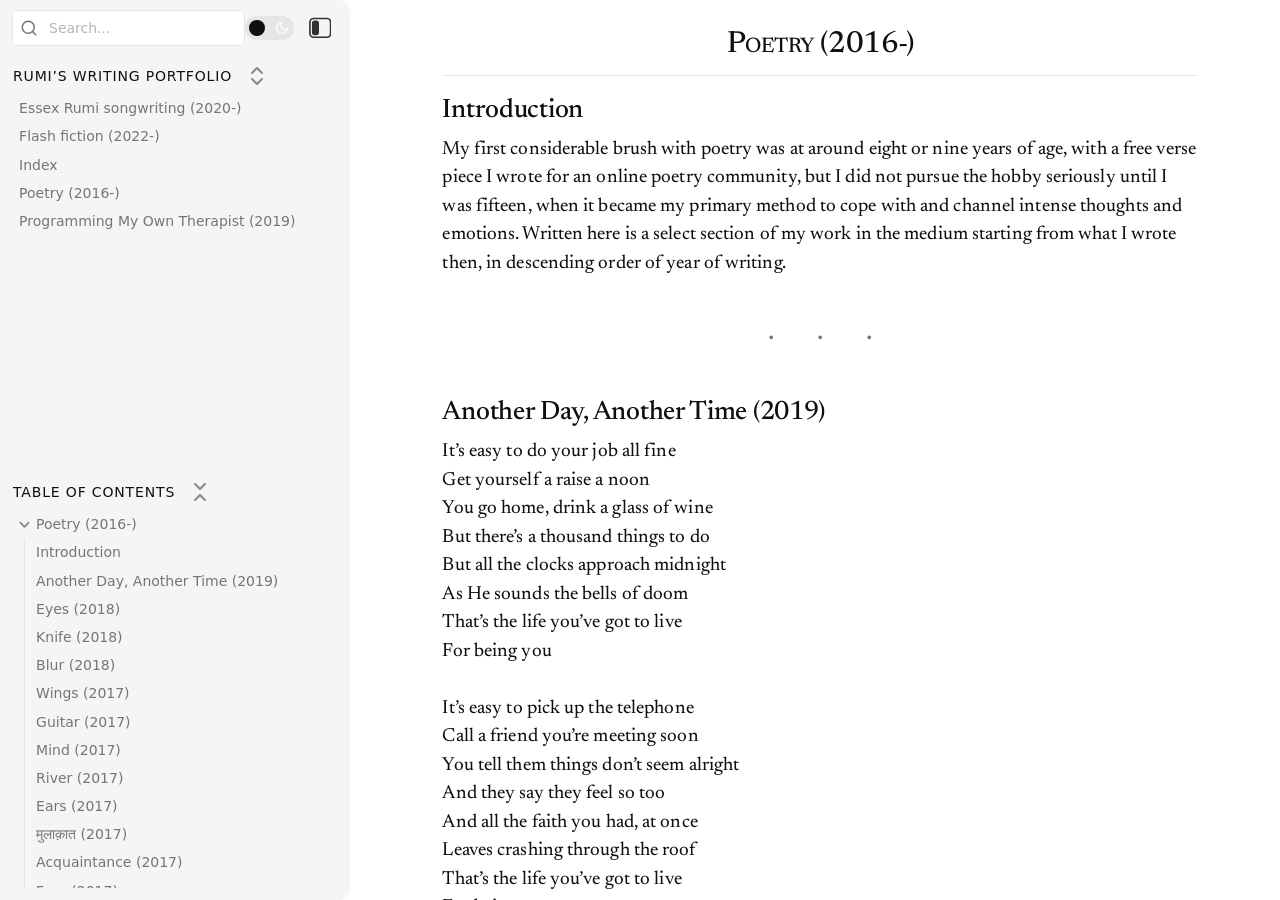
<file: poetry-(2016-).html>
<!DOCTYPE html> <html lang="en"><head>
<title>Poetry (2016-)</title>
<base href=".">
<meta name="pathname" content="poetry-(2016-).html">
<meta name="description" content="Rumi’s Writing Portfolio - Poetry (2016-)">
<meta property="og:title" content="Poetry (2016-)">
<meta property="og:description" content="Rumi’s Writing Portfolio - Poetry (2016-)">
<meta property="og:type" content="website">
<meta property="og:url" content="poetry-(2016-).html">
<meta property="og:image" content="undefined">
<meta charset="UTF-8"><meta property="og:site_name" content="Rumi’s Writing Portfolio"><meta name="viewport" content="width=device-width, initial-scale=1.0, user-scalable=yes, minimum-scale=1.0, maximum-scale=5.0"><script async="" id="webpage-script" src="site-lib/scripts/webpage.js" onload="this.onload=null;this.setAttribute(&quot;loaded&quot;, &quot;true&quot;)"></script><link rel="icon" href="site-lib/media/favicon.png"><link rel="preload" href="site-lib/styles/snippets.css" as="style" onload="this.onload=null;this.rel='stylesheet'"><noscript><link rel="stylesheet" href="site-lib/styles/snippets.css"></noscript><link rel="stylesheet" href="site-lib/styles/obsidian.css"><link rel="stylesheet" href="site-lib/styles/theme.css"><link rel="preload" href="site-lib/styles/global-variable-styles.css" as="style" onload="this.onload=null;this.rel='stylesheet'"><noscript><link rel="stylesheet" href="site-lib/styles/global-variable-styles.css"></noscript><link rel="preload" href="site-lib/styles/supported-plugins.css" as="style" onload="this.onload=null;this.rel='stylesheet'"><noscript><link rel="stylesheet" href="site-lib/styles/supported-plugins.css"></noscript><link rel="preload" href="site-lib/styles/main-styles.css" as="style" onload="this.onload=null;this.rel='stylesheet'"><noscript><link rel="stylesheet" href="site-lib/styles/main-styles.css"></noscript><style>body{--line-width:40em;--line-width-adaptive:40em;--file-line-width:40em;--sidebar-width:min(20em, 80vw);--collapse-arrow-size:11px;--tree-vertical-spacing:1.3em;--sidebar-margin:12px}:root{background-color:#202124}.sidebar{height:100%;font-size:14px;z-index:10;min-width:calc(var(--sidebar-width) + var(--divider-width-hover));max-width:calc(var(--sidebar-width) + var(--divider-width-hover));position:relative;overflow:hidden;overflow:clip;transition:min-width ease-in-out,max-width ease-in-out;transition-duration:.2s;contain:size}#left-sidebar{left:0}#right-sidebar{right:0}.sidebar.is-collapsed{min-width:0;max-width:0}.sidebar.floating{position:absolute}.sidebar .leaf-content{height:100%;min-width:calc(var(--sidebar-width) - var(--divider-width-hover));top:0;padding:var(--sidebar-margin);padding-top:4em;line-height:var(--line-height-tight);background-color:var(--background-secondary);transition:background-color,border-right,border-left,box-shadow;transition-duration:var(--color-fade-speed);transition-timing-function:ease-in-out;position:absolute;display:flex;flex-direction:column}.sidebar:not(.is-collapsed) .leaf-content{min-width:calc(max(100%,var(--sidebar-width)) - 3px);max-width:calc(max(100%,var(--sidebar-width)) - 3px)}#left-sidebar-content{left:0;border-top-right-radius:var(--radius-l);border-bottom-right-radius:var(--radius-l)}#right-sidebar-content{right:0;border-top-left-radius:var(--radius-l);border-bottom-left-radius:var(--radius-l)}.sidebar #left-sidebar-content,.sidebar #right-sidebar-content{contain:none!important;container-type:normal!important;animation:none!important}.sidebar:has(.leaf-content:empty):has(.topbar-content:empty){display:none}.sidebar-topbar{height:calc(2.3em + 2 * var(--sidebar-margin));width:var(--sidebar-width);padding:var(--sidebar-margin);z-index:1;position:fixed;display:flex;align-items:center;transition:width ease-in-out;transition-duration:inherit}.sidebar.is-collapsed .sidebar-topbar{width:calc(2.3em + var(--sidebar-margin) * 2)}.sidebar .sidebar-topbar.is-collapsed{width:0}#left-sidebar .sidebar-topbar{left:0;flex-direction:row;border-top-right-radius:var(--radius-l)}#right-sidebar .sidebar-topbar{right:0;flex-direction:row-reverse;border-top-left-radius:var(--radius-l)}#left-sidebar .topbar-content{margin-right:calc(2.3em + var(--sidebar-margin));flex-direction:row}#right-sidebar .topbar-content{margin-left:calc(2.3em + var(--sidebar-margin));flex-direction:row-reverse}.topbar-content{overflow:hidden visible;overflow:clip visible;width:100%;height:100%;display:flex;align-items:center;transition:inherit}.sidebar.is-collapsed .topbar-content{width:0;transition:inherit}.clickable-icon.sidebar-collapse-icon{background-color:transparent;color:var(--icon-color-focused);padding:2px!important;margin:0!important;height:100%!important;width:2.3em!important;margin-inline:0.14em!important;position:absolute}#left-sidebar .clickable-icon.sidebar-collapse-icon{right:var(--sidebar-margin)}#right-sidebar .clickable-icon.sidebar-collapse-icon{transform:scaleX(-1);transform-origin:center;left:var(--sidebar-margin)}.clickable-icon.sidebar-collapse-icon svg.svg-icon{width:80%;height:80%}.sidebar:not(.is-collapsed) .clickable-icon.sidebar-collapse-icon svg.svg-icon .sidebar-toggle-icon-inner{width:24%}.feature-title{margin-left:1px;text-transform:uppercase;letter-spacing:.06em;margin-top:.75em;margin-bottom:.75em}.feature-header{display:flex;align-items:center;padding-top:0;font-size:1em;padding-left:0}body.floating-sidebars .sidebar{position:absolute}body{transition:background-color var(--color-fade-speed) ease-in-out}#navbar:not(:empty){display:flex;align-items:center;justify-content:space-between;padding:.5em 1em;width:100%}#main{display:flex;flex-direction:column;height:100%;width:100%;align-items:stretch;justify-content:center}#main-horizontal{display:flex;flex-direction:row;flex-grow:1;width:100%;align-items:stretch;justify-content:center}#center-content{flex-basis:100%;max-width:100%;width:100%;height:100%;display:flex;flex-direction:column;align-items:center;transition:opacity .2s ease-in-out;contain:inline-size}.hide{opacity:0!important;transition:opacity .2s ease-in-out;pointer-events:none}#center-content>.obsidian-document{padding-left:2em;padding-right:1em;margin-bottom:0;width:100%;width:-webkit-fill-available;width:-moz-available;width:fill-available;transition:background-color var(--color-fade-speed) ease-in-out;border-top-right-radius:var(--window-radius,var(--radius-m));border-top-left-radius:var(--window-radius,var(--radius-m));overflow-x:hidden!important;overflow-y:auto!important;display:flex!important;flex-direction:column!important;align-items:center!important;contain:inline-size}body #center-content>.obsidian-document>.markdown-preview-sizer{padding-bottom:80vh;width:100%;max-width:var(--line-width);flex-basis:var(--line-width);transition:background-color var(--color-fade-speed) ease-in-out;contain:inline-size}#center-content>.obsidian-document>div{width:100%!important;transition:background-color var(--color-fade-speed) ease-in-out;contain:inline-size}#center-content>.obsidian-document:not([data-type=markdown]).embed{display:flex;padding:1em;height:100%;width:100%;align-items:center;justify-content:center}#center-content>.obsidian-document:not([data-type=markdown]).embed>*{max-width:100%;max-height:100%;object-fit:contain}:not(h1,h2,h3,h4,h5,h6,li):has(> :is(.math,table)){overflow-x:auto!important}#center-content>.obsidian-document:not([data-type=markdown]){overflow-x:auto;contain:content;padding:0;margin:0;height:100%}.obsidian-document[data-type=attachment]{display:flex;flex-direction:column;align-items:center;justify-content:center;height:100%;width:100%}.obsidian-document[data-type=attachment]>*{outline:0;border:none;box-shadow:none}.obsidian-document[data-type=attachment] :is(img){max-width:90%;max-height:90%;object-fit:contain}.obsidian-document[data-type=attachment]>:is(audio){width:100%;max-width:min(90%,var(--line-width))}.obsidian-document[data-type=attachment]>:is(embed,iframe,video){width:100%;height:100%;max-width:100%;max-height:100%;object-fit:contain}.canvas-wrapper>:is(.header,.footer){z-index:100;position:absolute;display:flex;justify-content:center;flex-direction:column;width:100%;align-items:center}.scroll-highlight{position:absolute;width:100%;height:100%;pointer-events:none;z-index:1000;background-color:hsla(var(--color-accent-hsl),.25);opacity:0;padding:1em;inset:50%;translate:-50% -50%;border-radius:var(--radius-s)}</style><script defer="">async function loadIncludes(){let e=document.querySelectorAll("link[itemprop='include']");for(const t of e){let e=t.getAttribute("href");try{let o="";if(e.startsWith("https:")||e.startsWith("http:")||"file:"!=window.location.protocol){const n=await fetch(e);if(!n.ok){console.log("Could not include file: "+e),t?.remove();continue}o=await n.text()}else{const t=document.getElementById(btoa(encodeURI(e)));if(t){const e=JSON.parse(decodeURI(atob(t.getAttribute("value")??"")));o=e?.data??""}}let n=document.createRange().createContextualFragment(o);t.before(n),t.remove(),console.log("Included text: "+o),console.log("Included file: "+e)}catch(o){t?.remove(),console.log("Could not include file: "+e,o);continue}}}document.addEventListener("DOMContentLoaded",(()=>{loadIncludes()}));let isFileProtocol="file:"==location.protocol;function waitLoadScripts(e,t){let o=e.map((e=>document.getElementById(e+"-script")));!function e(n){let l=o[n],c=n+1;l?(l&&"true"!=l.getAttribute("loaded")||n<o.length&&e(c),n<o.length&&l.addEventListener("load",(()=>e(c)))):n<o.length?e(c):t()}(0)}</script></head><body class="publish css-settings-manager mod-windows is-hidden-frameless styled-scrollbars show-view-header minimal-default-light minimal-flexoki-dark borders-none colorful-frame links-int-on links-ext-on full-width-media trim-cols h1-l sidebar-tabs-plain-square tab-names-on table-lines tabs-plain-square is-focused"><script defer="">let theme=localStorage.getItem("theme")||(window.matchMedia("(prefers-color-scheme: dark)").matches?"dark":"light");"dark"==theme?(document.body.classList.add("theme-dark"),document.body.classList.remove("theme-light")):(document.body.classList.add("theme-light"),document.body.classList.remove("theme-dark")),window.innerWidth<480?document.body.classList.add("is-phone"):window.innerWidth<768?document.body.classList.add("is-tablet"):window.innerWidth<1024?document.body.classList.add("is-small-screen"):document.body.classList.add("is-large-screen")</script><div id="main"><div id="navbar"></div><div id="main-horizontal"><div id="left-content" class="leaf" style="--sidebar-width: var(--sidebar-width-left);"><div id="left-sidebar" class="sidebar"><div class="sidebar-handle"></div><div class="sidebar-topbar"><div class="topbar-content"><div id="search-container"><div id="search-wrapper"><input enterkeyhint="search" type="search" spellcheck="false" placeholder="Search..."><div aria-label="Clear search" id="search-clear-button"></div></div></div><label class="theme-toggle-container" for="theme-toggle-input" id=""><input class="theme-toggle-input" type="checkbox" id="theme-toggle-input"><div class="toggle-background"></div></label></div><div class="clickable-icon sidebar-collapse-icon"><svg xmlns="http://www.w3.org/2000/svg" width="24" height="24" viewBox="0 0 24 24" fill="none" stroke="currentColor" stroke-width="2" stroke-linecap="round" stroke-linejoin="round" class="svg-icon sidebar-toggle-button-icon"><rect x="1" y="2" width="22" height="20" rx="4"></rect><rect x="4" y="5" width="2" height="14" rx="2" fill="currentColor" class="sidebar-toggle-icon-inner"></rect></svg></div></div><div class="sidebar-content-wrapper"><div id="left-sidebar-content" class="leaf-content"><link itemprop="include" href="site-lib/html/file-tree-content.html"><div id="outline" class=" tree-container"><div class="feature-header"><div class="feature-title">Table Of Contents</div><button class="clickable-icon nav-action-button tree-collapse-all" aria-label="Collapse All"><svg xmlns="http://www.w3.org/2000/svg" width="24" height="24" viewBox="0 0 24 24" fill="none" stroke="currentColor" stroke-width="2" stroke-linecap="round" stroke-linejoin="round"></svg></button></div><div class="tree-item mod-collapsible" data-depth="1"><a class="tree-item-self is-clickable mod-collapsible" href="#Poetry_(2016-)_0" data-path="#Poetry_(2016-)_0"><div class="tree-item-icon collapse-icon"><svg xmlns="http://www.w3.org/2000/svg" width="24" height="24" viewBox="0 0 24 24" fill="none" stroke="currentColor" stroke-width="2" stroke-linecap="round" stroke-linejoin="round" class="svg-icon right-triangle"><path d="M3 8L12 17L21 8"></path></svg></div><div class="tree-item-inner heading-link" heading-name="Poetry (2016-)">Poetry (2016-)</div></a><div class="tree-item-children"><div class="tree-item" data-depth="2"><a class="tree-item-self is-clickable" href="#Introduction_0" data-path="#Introduction_0"><div class="tree-item-inner heading-link" heading-name="Introduction">Introduction</div></a><div class="tree-item-children"></div></div><div class="tree-item" data-depth="2"><a class="tree-item-self is-clickable" href="#Another_Day,_Another_Time_(2019)_0" data-path="#Another_Day,_Another_Time_(2019)_0"><div class="tree-item-inner heading-link" heading-name="Another Day, Another Time (2019)">Another Day, Another Time (2019)</div></a><div class="tree-item-children"></div></div><div class="tree-item" data-depth="2"><a class="tree-item-self is-clickable" href="#Eyes_(2018)_0" data-path="#Eyes_(2018)_0"><div class="tree-item-inner heading-link" heading-name="Eyes (2018)">Eyes (2018)</div></a><div class="tree-item-children"></div></div><div class="tree-item" data-depth="2"><a class="tree-item-self is-clickable" href="#Knife_(2018)_0" data-path="#Knife_(2018)_0"><div class="tree-item-inner heading-link" heading-name="Knife (2018)">Knife (2018)</div></a><div class="tree-item-children"></div></div><div class="tree-item" data-depth="2"><a class="tree-item-self is-clickable" href="#Blur_(2018)_0" data-path="#Blur_(2018)_0"><div class="tree-item-inner heading-link" heading-name="Blur (2018)">Blur (2018)</div></a><div class="tree-item-children"></div></div><div class="tree-item" data-depth="2"><a class="tree-item-self is-clickable" href="#Wings_(2017)_0" data-path="#Wings_(2017)_0"><div class="tree-item-inner heading-link" heading-name="Wings (2017)">Wings (2017)</div></a><div class="tree-item-children"></div></div><div class="tree-item" data-depth="2"><a class="tree-item-self is-clickable" href="#Guitar_(2017)_0" data-path="#Guitar_(2017)_0"><div class="tree-item-inner heading-link" heading-name="Guitar (2017)">Guitar (2017)</div></a><div class="tree-item-children"></div></div><div class="tree-item" data-depth="2"><a class="tree-item-self is-clickable" href="#Mind_(2017)_0" data-path="#Mind_(2017)_0"><div class="tree-item-inner heading-link" heading-name="Mind (2017)">Mind (2017)</div></a><div class="tree-item-children"></div></div><div class="tree-item" data-depth="2"><a class="tree-item-self is-clickable" href="#River_(2017)_0" data-path="#River_(2017)_0"><div class="tree-item-inner heading-link" heading-name="River (2017)">River (2017)</div></a><div class="tree-item-children"></div></div><div class="tree-item" data-depth="2"><a class="tree-item-self is-clickable" href="#Ears_(2017)_0" data-path="#Ears_(2017)_0"><div class="tree-item-inner heading-link" heading-name="Ears (2017)">Ears (2017)</div></a><div class="tree-item-children"></div></div><div class="tree-item" data-depth="2"><a class="tree-item-self is-clickable" href="#मुलाक़ात_(2017)_0" data-path="#मुलाक़ात_(2017)_0"><div class="tree-item-inner heading-link" heading-name="मुलाक़ात (2017)">मुलाक़ात (2017)</div></a><div class="tree-item-children"></div></div><div class="tree-item" data-depth="2"><a class="tree-item-self is-clickable" href="#Acquaintance_(2017)_0" data-path="#Acquaintance_(2017)_0"><div class="tree-item-inner heading-link" heading-name="Acquaintance (2017)">Acquaintance (2017)</div></a><div class="tree-item-children"></div></div><div class="tree-item" data-depth="2"><a class="tree-item-self is-clickable" href="#Four_(2017)_0" data-path="#Four_(2017)_0"><div class="tree-item-inner heading-link" heading-name="Four (2017)">Four (2017)</div></a><div class="tree-item-children"></div></div><div class="tree-item" data-depth="2"><a class="tree-item-self is-clickable" href="#Poetry_(2017)_0" data-path="#Poetry_(2017)_0"><div class="tree-item-inner heading-link" heading-name="Poetry (2017)">Poetry (2017)</div></a><div class="tree-item-children"></div></div><div class="tree-item" data-depth="2"><a class="tree-item-self is-clickable" href="#Enemy_(2017)_0" data-path="#Enemy_(2017)_0"><div class="tree-item-inner heading-link" heading-name="Enemy (2017)">Enemy (2017)</div></a><div class="tree-item-children"></div></div><div class="tree-item" data-depth="2"><a class="tree-item-self is-clickable" href="#Apathy_(2016)_0" data-path="#Apathy_(2016)_0"><div class="tree-item-inner heading-link" heading-name="Apathy (2016)">Apathy (2016)</div></a><div class="tree-item-children"></div></div><div class="tree-item mod-collapsible" data-depth="2"><a class="tree-item-self is-clickable mod-collapsible" href="#Haikus_(2016–2017)_0" data-path="#Haikus_(2016–2017)_0"><div class="tree-item-icon collapse-icon"><svg xmlns="http://www.w3.org/2000/svg" width="24" height="24" viewBox="0 0 24 24" fill="none" stroke="currentColor" stroke-width="2" stroke-linecap="round" stroke-linejoin="round" class="svg-icon right-triangle"><path d="M3 8L12 17L21 8"></path></svg></div><div class="tree-item-inner heading-link" heading-name="Haikus (2016–2017)">Haikus (2016–2017)</div></a><div class="tree-item-children"><div class="tree-item" data-depth="3"><a class="tree-item-self is-clickable" href="#Cosmos_(2017)_0" data-path="#Cosmos_(2017)_0"><div class="tree-item-inner heading-link" heading-name="Cosmos (2017)">Cosmos (2017)</div></a><div class="tree-item-children"></div></div><div class="tree-item" data-depth="3"><a class="tree-item-self is-clickable" href="#Time_(2016)_0" data-path="#Time_(2016)_0"><div class="tree-item-inner heading-link" heading-name="Time (2016)">Time (2016)</div></a><div class="tree-item-children"></div></div><div class="tree-item" data-depth="3"><a class="tree-item-self is-clickable" href="#Paths_(2016)_0" data-path="#Paths_(2016)_0"><div class="tree-item-inner heading-link" heading-name="Paths (2016)">Paths (2016)</div></a><div class="tree-item-children"></div></div><div class="tree-item" data-depth="3"><a class="tree-item-self is-clickable" href="#Sirens_(2016)_0" data-path="#Sirens_(2016)_0"><div class="tree-item-inner heading-link" heading-name="Sirens (2016)">Sirens (2016)</div></a><div class="tree-item-children"></div></div><div class="tree-item" data-depth="3"><a class="tree-item-self is-clickable" href="#Brilliant_(2016)_0" data-path="#Brilliant_(2016)_0"><div class="tree-item-inner heading-link" heading-name="Brilliant (2016)">Brilliant (2016)</div></a><div class="tree-item-children"></div></div><div class="tree-item" data-depth="3"><a class="tree-item-self is-clickable" href="#Knots_(2016)_0" data-path="#Knots_(2016)_0"><div class="tree-item-inner heading-link" heading-name="Knots (2016)">Knots (2016)</div></a><div class="tree-item-children"></div></div></div></div><div class="tree-item" data-depth="2"><a class="tree-item-self is-clickable" href="#Boat_(2016)_0" data-path="#Boat_(2016)_0"><div class="tree-item-inner heading-link" heading-name="Boat (2016)">Boat (2016)</div></a><div class="tree-item-children"></div></div><div class="tree-item" data-depth="2"><a class="tree-item-self is-clickable" href="#Listen_(2016)_0" data-path="#Listen_(2016)_0"><div class="tree-item-inner heading-link" heading-name="Listen (2016)">Listen (2016)</div></a><div class="tree-item-children"></div></div><div class="tree-item" data-depth="2"><a class="tree-item-self is-clickable" href="#The_Machine_(2016)_0" data-path="#The_Machine_(2016)_0"><div class="tree-item-inner heading-link" heading-name="The Machine (2016)">The Machine (2016)</div></a><div class="tree-item-children"></div></div></div></div></div></div></div><script defer="">let ls = document.querySelector("#left-sidebar"); ls.classList.toggle("is-collapsed", window.innerWidth < 768); ls.style.setProperty("--sidebar-width", localStorage.getItem("sidebar-left-width"));</script></div></div><div id="center-content" class="leaf"><div class="obsidian-document markdown-preview-view markdown-rendered node-insert-event is-readable-line-width show-indentation-guide" data-type="markdown"><style id="MJX-CHTML-styles"></style><div class="markdown-preview-sizer markdown-preview-section"><div class="header"><h1 class="page-title heading" id="Poetry_(2016-)_0">Poetry (2016-)</h1><div class="data-bar"></div></div><div class="markdown-preview-pusher" style="width: 1px; height: 0.1px; margin-bottom: 0px;"></div><div class="el-h2"><h2 data-heading="Introduction" dir="auto" class="heading" id="Introduction_0"><span class="heading-collapse-indicator collapse-indicator collapse-icon"><svg xmlns="http://www.w3.org/2000/svg" width="24" height="24" viewBox="0 0 24 24" fill="none" stroke="currentColor" stroke-width="2" stroke-linecap="round" stroke-linejoin="round" class="svg-icon right-triangle"><path d="M3 8L12 17L21 8"></path></svg></span>Introduction</h2></div><div class="el-p"><p dir="auto">My first considerable brush with poetry was at around eight or nine years of age, with a free verse piece I wrote for an online poetry community, but I did not pursue the hobby seriously until I was fifteen, when it became my primary method to cope with and channel intense thoughts and emotions. Written here is a select section of my work in the medium starting from what I wrote then, in descending order of year of writing.</p></div><div class="el-hr"><hr></div><div class="el-h2"><h2 data-heading="Another Day, Another Time (2019)" dir="auto" class="heading" id="Another_Day,_Another_Time_(2019)_0"><span class="heading-collapse-indicator collapse-indicator collapse-icon"><svg xmlns="http://www.w3.org/2000/svg" width="24" height="24" viewBox="0 0 24 24" fill="none" stroke="currentColor" stroke-width="2" stroke-linecap="round" stroke-linejoin="round" class="svg-icon right-triangle"><path d="M3 8L12 17L21 8"></path></svg></span>Another Day, Another Time (2019)</h2></div><div class="el-p"><p dir="auto">It’s easy to do your job all fine<br>
Get yourself a raise a noon<br>
You go home, drink a glass of wine<br>
But there’s a thousand things to do<br>
But all the clocks approach midnight<br>
As He sounds the bells of doom<br>
That’s the life you’ve got to live<br>
For being you<br>
<br>
It’s easy to pick up the telephone<br>
Call a friend you’re meeting soon<br>
You tell them things don’t seem alright<br>
And they say they feel so too<br>
And all the faith you had, at once<br>
Leaves crashing through the roof<br>
That’s the life you’ve got to live<br>
For being you<br>
<br>
It’s easy to let go of everything<br>
When your head splits into two<br>
You’re dazed and wrapped in delusion<br>
“Surely, this could not be true”<br>
But all the sanity that’s left<br>
Declares you’ve gone cuckoo<br>
That’s the life you’ve got to live<br>
For being you</p></div><div class="el-hr"><hr></div><div class="el-h2"><h2 data-heading="Eyes (2018)" dir="auto" class="heading" id="Eyes_(2018)_0"><span class="heading-collapse-indicator collapse-indicator collapse-icon"><svg xmlns="http://www.w3.org/2000/svg" width="24" height="24" viewBox="0 0 24 24" fill="none" stroke="currentColor" stroke-width="2" stroke-linecap="round" stroke-linejoin="round" class="svg-icon right-triangle"><path d="M3 8L12 17L21 8"></path></svg></span>Eyes (2018)</h2></div><div class="el-p"><p dir="auto">I open wide my eyes.<br>
Gazing upon the air,<br>
The living seem to die.<br>
<br>
I swiftly shut my eyes.<br>
Drawn bold into pitch black,<br>
Their demise comes alive.</p></div><div class="el-hr"><hr></div><div class="el-h2"><h2 data-heading="Knife (2018)" dir="auto" class="heading" id="Knife_(2018)_0"><span class="heading-collapse-indicator collapse-indicator collapse-icon"><svg xmlns="http://www.w3.org/2000/svg" width="24" height="24" viewBox="0 0 24 24" fill="none" stroke="currentColor" stroke-width="2" stroke-linecap="round" stroke-linejoin="round" class="svg-icon right-triangle"><path d="M3 8L12 17L21 8"></path></svg></span>Knife (2018)</h2></div><div class="el-p"><p dir="auto">Holding a knife in your hand,<br>
Stand in front of a mirror.<br>
Point the blade at your image.<br>
Do ask yourself for consent,<br>
Lest it turns into murder.<br>
When you feel like losing it,<br>
Stab the image in the heart.<br>
Run your hands over the cracks;<br>
Wear them with pride. Love yourself.</p></div><div class="el-hr"><hr></div><div class="el-h2"><h2 data-heading="Blur (2018)" dir="auto" class="heading" id="Blur_(2018)_0"><span class="heading-collapse-indicator collapse-indicator collapse-icon"><svg xmlns="http://www.w3.org/2000/svg" width="24" height="24" viewBox="0 0 24 24" fill="none" stroke="currentColor" stroke-width="2" stroke-linecap="round" stroke-linejoin="round" class="svg-icon right-triangle"><path d="M3 8L12 17L21 8"></path></svg></span>Blur (2018)</h2></div><div class="el-p"><p dir="auto">Monday was a blur<br>
Tuesday was absurd and<br>
Wednesday could’ve been better<br>
And Thursday was a burden<br>
<br>
On Friday I broke down<br>
On Saturday I’m crying<br>
Sunday, I’m in bed<br>
I look at myself dying</p></div><div class="el-hr"><hr></div><div class="el-h2"><h2 data-heading="Wings (2017)" dir="auto" class="heading" id="Wings_(2017)_0"><span class="heading-collapse-indicator collapse-indicator collapse-icon"><svg xmlns="http://www.w3.org/2000/svg" width="24" height="24" viewBox="0 0 24 24" fill="none" stroke="currentColor" stroke-width="2" stroke-linecap="round" stroke-linejoin="round" class="svg-icon right-triangle"><path d="M3 8L12 17L21 8"></path></svg></span>Wings (2017)</h2></div><div class="el-p"><p dir="auto">A friend once told me of a male<br>
Whose life was dull and oft in vain<br>
Until, one night, amidst the black<br>
A violent pain surged through his back<br>
<br>
Looking to the mirror, he saw<br>
A bump or bruise begin to form<br>
Further into the night, confused<br>
He felt his spine split into two<br>
<br>
As darkness succumbed to morning<br>
He woke up wrapped in crimson sheets<br>
A bit of bone’d torn through the flesh<br>
His back grew numb, the pain suppressed<br>
<br>
The light gave way to dark unseen<br>
A strange feeling began to creep<br>
The male, for all the hurt it took<br>
Could not resist the urge to look<br>
<br>
But in the mirror, broken cold<br>
Stood a grotesque of tangled bone<br>
Around the pink, there’d grown a skin<br>
Stretched lifeless, nearly paper-thin<br>
<br>
At dawn came contempt and disgust<br>
A sense of wonder followed dusk<br>
Stroking his newfound pair of wings<br>
The male now cried in vanity<br>
<br>
Next day, while he was still in bed<br>
He tried to choke himself to death<br>
The wings began to flutter wild<br>
His face, now blue, let out a smile<br>
<br>
The man had died, the body’d killed<br>
The wings spread out devoid of guilt<br>
A splash of blood, a test of might<br>
The bird had now begun its flight.</p></div><div class="el-hr"><hr></div><div class="el-h2"><h2 data-heading="Guitar (2017)" dir="auto" class="heading" id="Guitar_(2017)_0"><span class="heading-collapse-indicator collapse-indicator collapse-icon"><svg xmlns="http://www.w3.org/2000/svg" width="24" height="24" viewBox="0 0 24 24" fill="none" stroke="currentColor" stroke-width="2" stroke-linecap="round" stroke-linejoin="round" class="svg-icon right-triangle"><path d="M3 8L12 17L21 8"></path></svg></span>Guitar (2017)</h2></div><div class="el-p"><p dir="auto">I have a guitar at my place<br>
It isn’t mine, but takes no space<br>
The strings are loose, the board’s abused<br>
But somehow it sounds like it should<br>
<br>
The owner came in yesterday<br>
To tell me it didn’t look the same<br>
He blamed me for the mess I’d made<br>
I told him, no, I couldn’t play<br>
<br>
If I stand close and take a look<br>
I see a face on polished wood<br>
The skin is loose, the lips abused<br>
But it feels just the way it should<br>
<br>
For now, the guitar has no home<br>
It stays with me, yet stays alone<br>
But when I’ve cleaned the mess I’ve made<br>
I’ll sit down, play it to my grave</p></div><div class="el-hr"><hr></div><div class="el-h2"><h2 data-heading="Mind (2017)" dir="auto" class="heading" id="Mind_(2017)_0"><span class="heading-collapse-indicator collapse-indicator collapse-icon"><svg xmlns="http://www.w3.org/2000/svg" width="24" height="24" viewBox="0 0 24 24" fill="none" stroke="currentColor" stroke-width="2" stroke-linecap="round" stroke-linejoin="round" class="svg-icon right-triangle"><path d="M3 8L12 17L21 8"></path></svg></span>Mind (2017)</h2></div><div class="el-p"><p dir="auto">I have, indeed, lost my mind.<br>
It should not be surprising,<br>
Considering the fact that<br>
It’s been on my mind for weeks.<br>
<br>
A textbook case of drainage<br>
Of the brain through the nostrils<br>
Seems to be behind the loss.<br>
An old trick, but effective.<br>
<br>
Right here is where I first felt<br>
A lack of nervous tissue—<br>
Never mind. It’s still with me.<br>
Must’ve lost my mind again.</p></div><div class="el-hr"><hr></div><div class="el-h2"><h2 data-heading="River (2017)" dir="auto" class="heading" id="River_(2017)_0"><span class="heading-collapse-indicator collapse-indicator collapse-icon"><svg xmlns="http://www.w3.org/2000/svg" width="24" height="24" viewBox="0 0 24 24" fill="none" stroke="currentColor" stroke-width="2" stroke-linecap="round" stroke-linejoin="round" class="svg-icon right-triangle"><path d="M3 8L12 17L21 8"></path></svg></span>River (2017)</h2></div><div class="el-p"><p dir="auto">I see a river flow.<br>
I ask it where it goes.<br>
I receive no response.<br>
<br>
I run my hand along.<br>
I feel it moving strong.<br>
I asked the wrong question.</p></div><div class="el-hr"><hr></div><div class="el-h2"><h2 data-heading="Ears (2017)" dir="auto" class="heading" id="Ears_(2017)_0"><span class="heading-collapse-indicator collapse-indicator collapse-icon"><svg xmlns="http://www.w3.org/2000/svg" width="24" height="24" viewBox="0 0 24 24" fill="none" stroke="currentColor" stroke-width="2" stroke-linecap="round" stroke-linejoin="round" class="svg-icon right-triangle"><path d="M3 8L12 17L21 8"></path></svg></span>Ears (2017)</h2></div><div class="el-p"><p dir="auto">I once heard a distinct noise,<br>
The kind that brings distraction.<br>
I looked outside my window;<br>
The noise was a man’s, in white.<br>
<br>
I walked outside to ask him<br>
What the noise was all about.<br>
The man did not respond, but<br>
I could see him take it in.<br>
<br>
A victim of distraction,<br>
I wanted the noise to stop.<br>
As I began to speak so,<br>
I noticed the man lacked ears.<br>
<br>
Figuring the man could read,<br>
I wrote on a paper sheet,<br>
“Must you really make this noise<br>
To bring to us distraction?”<br>
<br>
The man read what I’d written<br>
And seemed to smile a little.<br>
He took the pen I wrote with,<br>
And replied in soft cursive,<br>
<br>
“I too had been distracted<br>
By the noise that plagues us all.<br>
Since I knew it would not stop,<br>
I cut my ears off my head.<br>
<br>
“Would you be interested<br>
In buying, fifty apiece?<br>
They are old, but sensitive;<br>
They ought to fit your sockets.”<br>
<br>
The idea was marvellous.<br>
I went back home, where I’d been,<br>
Collected what I needed,<br>
And hurried back to the man.<br>
<br>
Handing over my own ears,<br>
I wrote another message,<br>
“Here is my pair, freshly cut.<br>
We could sell them together.”<br>
<br>
I have not heard the noise since,<br>
It brings me no distraction.<br>
Would you like to buy our ears?<br>
Mine are young; sixty apiece.</p></div><div class="el-hr"><hr></div><div class="el-h2"><h2 data-heading="मुलाक़ात (2017)" dir="auto" class="heading" id="मुलाक़ात_(2017)_0"><span class="heading-collapse-indicator collapse-indicator collapse-icon"><svg xmlns="http://www.w3.org/2000/svg" width="24" height="24" viewBox="0 0 24 24" fill="none" stroke="currentColor" stroke-width="2" stroke-linecap="round" stroke-linejoin="round" class="svg-icon right-triangle"><path d="M3 8L12 17L21 8"></path></svg></span>मुलाक़ात (2017)</h2></div><div class="el-p"><p dir="auto">बंद दरवाज़े खुले हमारे<br>
क्या दिन है, क्या रात है<br>
पल भर दूरी, सांस अधूरी<br>
जब ख़ुद से मुलाक़ात है</p></div><div class="el-p"><p dir="auto">सीना ताने आँख घुमाए<br>
हर लफ्ज़ में दो बात हैं<br>
व्यर्थ बेदर्दी, जीवंत मतली<br>
जब ख़ुद से मुलाक़ात है</p></div><div class="el-hr"><hr></div><div class="el-h2"><h2 data-heading="Acquaintance (2017)" dir="auto" class="heading" id="Acquaintance_(2017)_0"><span class="heading-collapse-indicator collapse-indicator collapse-icon"><svg xmlns="http://www.w3.org/2000/svg" width="24" height="24" viewBox="0 0 24 24" fill="none" stroke="currentColor" stroke-width="2" stroke-linecap="round" stroke-linejoin="round" class="svg-icon right-triangle"><path d="M3 8L12 17L21 8"></path></svg></span>Acquaintance (2017)</h2></div><div class="el-p"><p dir="auto">Today, an old acquaintance caught my gaze.<br>
Acknowledging my gaze, he stared back,<br>
His eyes glowing cheerful with terror.<br>
<br>
He tried, but couldn’t hide the disgust.<br>
After all, I knew him as well as myself;<br>
And yet, I could not remember his name.<br>
<br>
Inches away, my breath condensed on the glass.<br>
The guilt began to crawl under my skin,<br>
As the intimacy between us rang hollow.<br>
<br>
Extending my arm with a firm hand,<br>
I hoped to set things right for the last time.<br>
The blood stained the floor below.<br>
<br>
Once again, I could feel the shame separate us.<br>
The harder I tried to polish the mirror,<br>
The clearer the cracks between us became.</p></div><div class="el-hr"><hr></div><div class="el-h2"><h2 data-heading="Four (2017)" dir="auto" class="heading" id="Four_(2017)_0"><span class="heading-collapse-indicator collapse-indicator collapse-icon"><svg xmlns="http://www.w3.org/2000/svg" width="24" height="24" viewBox="0 0 24 24" fill="none" stroke="currentColor" stroke-width="2" stroke-linecap="round" stroke-linejoin="round" class="svg-icon right-triangle"><path d="M3 8L12 17L21 8"></path></svg></span>Four (2017)</h2></div><div class="el-p"><p dir="auto">Sweating ashes<br>
Never ready<br>
Put on glasses<br>
Head feels heavy<br>
Self delusion<br>
Red eyes run dry<br>
Sight distortion<br>
Tears won't comply<br>
<br>
I am nothing<br>
Feeling sorry<br>
Reach out to sing<br>
Windows block me<br>
Scratch head in daze<br>
Help but notice<br>
Waves sync in phase<br>
I control this<br>
<br>
Holding my reins<br>
Pulling southward<br>
Wake up in vain<br>
Life is absurd<br>
Doubt did not die<br>
All-consuming<br>
Think but don't try<br>
Wisdom blooming<br>
<br>
Skin peeling off<br>
Dirty doormat<br>
Sour throat and cough<br>
Brain in a vat<br>
Restrict myself<br>
Free in safekeep<br>
All in your head<br>
Go back to sleep.</p></div><div class="el-hr"><hr></div><div class="el-h2"><h2 data-heading="Poetry (2017)" dir="auto" class="heading" id="Poetry_(2017)_0"><span class="heading-collapse-indicator collapse-indicator collapse-icon"><svg xmlns="http://www.w3.org/2000/svg" width="24" height="24" viewBox="0 0 24 24" fill="none" stroke="currentColor" stroke-width="2" stroke-linecap="round" stroke-linejoin="round" class="svg-icon right-triangle"><path d="M3 8L12 17L21 8"></path></svg></span>Poetry (2017)</h2></div><div class="el-p"><p dir="auto">Ruled paper, pen in hand<br>
Scribbles all over the sheet<br>
Words that barely rhyme<br>
No symbolism to be found<br>
Would this be called poetry?<br>
<br>
Sloppy artificial intelligence<br>
Crawls through written works<br>
An unordered list of words<br>
Thrown together, gibberish<br>
Would this be called poetry?<br>
<br>
Paintbrush in hand, no paint<br>
Air flows across the canvas<br>
The fabric bends quite slightly<br>
Not the same as purchased<br>
Would this be called poetry?<br>
<br>
Broken piano plays a note<br>
Sustained for hours, days<br>
The performer loses himself<br>
Applause, acclaim, accolades<br>
Would this be called poetry?<br>
<br>
Life, death, all that is absurd<br>
Sunshine seen for half a year<br>
Loved ones dead in their arms<br>
Curtains fresh out of laundry<br>
Would this be called poetry?<br>
<br>
Half the world at consensus<br>
Critics proud of their lives<br>
Museums and classes alike<br>
It is as true as it could be<br>
This would be called poetry.</p></div><div class="el-hr"><hr></div><div class="el-h2"><h2 data-heading="Enemy (2017)" dir="auto" class="heading" id="Enemy_(2017)_0"><span class="heading-collapse-indicator collapse-indicator collapse-icon"><svg xmlns="http://www.w3.org/2000/svg" width="24" height="24" viewBox="0 0 24 24" fill="none" stroke="currentColor" stroke-width="2" stroke-linecap="round" stroke-linejoin="round" class="svg-icon right-triangle"><path d="M3 8L12 17L21 8"></path></svg></span>Enemy (2017)</h2></div><div class="el-p"><p dir="auto">Every entry sees regret<br>
Men ebb gently, tested well<br>
Feet smell trenches, legs swell clenched<br>
Feel deeds felt spell hell’s wet depths.</p></div><div class="el-hr"><hr></div><div class="el-h2"><h2 data-heading="Apathy (2016)" dir="auto" class="heading" id="Apathy_(2016)_0"><span class="heading-collapse-indicator collapse-indicator collapse-icon"><svg xmlns="http://www.w3.org/2000/svg" width="24" height="24" viewBox="0 0 24 24" fill="none" stroke="currentColor" stroke-width="2" stroke-linecap="round" stroke-linejoin="round" class="svg-icon right-triangle"><path d="M3 8L12 17L21 8"></path></svg></span>Apathy (2016)</h2></div><div class="el-p"><p dir="auto">Award thy acts that fly as ash<br>
As wars at dawn halt dry?<br>
Nay, anarchy always stars away<br>
As man acts amply sly<br>
Hands stank as tar at all afar<br>
Ajax had lay a cry<br>
All wars past, and wars that apply<br>
All arts man arms as wry.</p></div><div class="el-hr"><hr></div><div class="el-h2"><h2 data-heading="Haikus (2016–2017)" dir="auto" class="heading" id="Haikus_(2016–2017)_0"><span class="heading-collapse-indicator collapse-indicator collapse-icon"><svg xmlns="http://www.w3.org/2000/svg" width="24" height="24" viewBox="0 0 24 24" fill="none" stroke="currentColor" stroke-width="2" stroke-linecap="round" stroke-linejoin="round" class="svg-icon right-triangle"><path d="M3 8L12 17L21 8"></path></svg></span>Haikus (2016–2017)</h2></div><div class="el-h3"><h3 data-heading="Cosmos (2017)" dir="auto" class="heading" id="Cosmos_(2017)_0"><span class="heading-collapse-indicator collapse-indicator collapse-icon"><svg xmlns="http://www.w3.org/2000/svg" width="24" height="24" viewBox="0 0 24 24" fill="none" stroke="currentColor" stroke-width="2" stroke-linecap="round" stroke-linejoin="round" class="svg-icon right-triangle"><path d="M3 8L12 17L21 8"></path></svg></span>Cosmos (2017)</h3></div><div class="el-p"><p dir="auto">Man looks at himself<br>
inside, eternal cosmos—<br>
the spilled guts of God</p></div><div class="el-h3"><h3 data-heading="Time (2016)" dir="auto" class="heading" id="Time_(2016)_0"><span class="heading-collapse-indicator collapse-indicator collapse-icon"><svg xmlns="http://www.w3.org/2000/svg" width="24" height="24" viewBox="0 0 24 24" fill="none" stroke="currentColor" stroke-width="2" stroke-linecap="round" stroke-linejoin="round" class="svg-icon right-triangle"><path d="M3 8L12 17L21 8"></path></svg></span>Time (2016)</h3></div><div class="el-p"><p dir="auto">I watch Time slip by<br>
She is elegant, yet shy—<br>
Her sands scar my hands</p></div><div class="el-h3"><h3 data-heading="Paths (2016)" dir="auto" class="heading" id="Paths_(2016)_0"><span class="heading-collapse-indicator collapse-indicator collapse-icon"><svg xmlns="http://www.w3.org/2000/svg" width="24" height="24" viewBox="0 0 24 24" fill="none" stroke="currentColor" stroke-width="2" stroke-linecap="round" stroke-linejoin="round" class="svg-icon right-triangle"><path d="M3 8L12 17L21 8"></path></svg></span>Paths (2016)</h3></div><div class="el-p"><p dir="auto">The road splits in half<br>
Each path wildly different—<br>
The trees block the light</p></div><div class="el-h3"><h3 data-heading="Sirens (2016)" dir="auto" class="heading" id="Sirens_(2016)_0"><span class="heading-collapse-indicator collapse-indicator collapse-icon"><svg xmlns="http://www.w3.org/2000/svg" width="24" height="24" viewBox="0 0 24 24" fill="none" stroke="currentColor" stroke-width="2" stroke-linecap="round" stroke-linejoin="round" class="svg-icon right-triangle"><path d="M3 8L12 17L21 8"></path></svg></span>Sirens (2016)</h3></div><div class="el-p"><p dir="auto">Sirens blare throughout<br>
Men fall to their knees, helpless—<br>
The deaf are laughing</p></div><div class="el-h3"><h3 data-heading="Brilliant (2016)" dir="auto" class="heading" id="Brilliant_(2016)_0"><span class="heading-collapse-indicator collapse-indicator collapse-icon"><svg xmlns="http://www.w3.org/2000/svg" width="24" height="24" viewBox="0 0 24 24" fill="none" stroke="currentColor" stroke-width="2" stroke-linecap="round" stroke-linejoin="round" class="svg-icon right-triangle"><path d="M3 8L12 17L21 8"></path></svg></span>Brilliant (2016)</h3></div><div class="el-p"><p dir="auto">A brilliant mind<br>
Driven to realms of madness—<br>
Others watch and laugh</p></div><div class="el-h3"><h3 data-heading="Knots (2016)" dir="auto" class="heading" id="Knots_(2016)_0"><span class="heading-collapse-indicator collapse-indicator collapse-icon"><svg xmlns="http://www.w3.org/2000/svg" width="24" height="24" viewBox="0 0 24 24" fill="none" stroke="currentColor" stroke-width="2" stroke-linecap="round" stroke-linejoin="round" class="svg-icon right-triangle"><path d="M3 8L12 17L21 8"></path></svg></span>Knots (2016)</h3></div><div class="el-p"><p dir="auto">Men walk on tightropes<br>
In harmony, they pace forth—<br>
The knots will betray</p></div><div class="el-hr"><hr></div><div class="el-h2"><h2 data-heading="Boat (2016)" dir="auto" class="heading" id="Boat_(2016)_0"><span class="heading-collapse-indicator collapse-indicator collapse-icon"><svg xmlns="http://www.w3.org/2000/svg" width="24" height="24" viewBox="0 0 24 24" fill="none" stroke="currentColor" stroke-width="2" stroke-linecap="round" stroke-linejoin="round" class="svg-icon right-triangle"><path d="M3 8L12 17L21 8"></path></svg></span>Boat (2016)</h2></div><div class="el-p"><p dir="auto">A man<br>
Old and alone<br>
Sails a broken boat<br>
With no company but an indifferent sea<br>
Searching not for game or food<br>
But rather for solitude</p></div><div class="el-hr"><hr></div><div class="el-h2"><h2 data-heading="Listen (2016)" dir="auto" class="heading" id="Listen_(2016)_0"><span class="heading-collapse-indicator collapse-indicator collapse-icon"><svg xmlns="http://www.w3.org/2000/svg" width="24" height="24" viewBox="0 0 24 24" fill="none" stroke="currentColor" stroke-width="2" stroke-linecap="round" stroke-linejoin="round" class="svg-icon right-triangle"><path d="M3 8L12 17L21 8"></path></svg></span>Listen (2016)</h2></div><div class="el-p"><p dir="auto">Listen closely,<br>
And you’ll hear<br>
The trees are talking,<br>
The message clear<br>
<br>
The wind blows,<br>
The leaves, they fly<br>
It’s all controlled,<br>
It’s all compliance<br>
<br>
The mist is fading,<br>
The sky turns green<br>
The moon makes way,<br>
For a sun unseen<br>
<br>
And the ground will split,<br>
Under rolling grass<br>
The fires will roar,<br>
In a cosmic dance<br>
<br>
The pain paves way,<br>
For virtual bliss<br>
Illusions real,<br>
Our dreams amiss<br>
<br>
And the sun will shine,<br>
The fires enraged<br>
The leaves will smile,<br>
In clear restraint<br>
<br>
And the sun will shine,<br>
As leaves are dragged<br>
Through fading mist,<br>
Into the cracks<br>
<br>
The dance is set,<br>
Foretold in plain<br>
An endless sun,<br>
An endless rain.</p></div><div class="el-hr"><hr></div><div class="el-h2"><h2 data-heading="The Machine (2016)" dir="auto" class="heading" id="The_Machine_(2016)_0"><span class="heading-collapse-indicator collapse-indicator collapse-icon"><svg xmlns="http://www.w3.org/2000/svg" width="24" height="24" viewBox="0 0 24 24" fill="none" stroke="currentColor" stroke-width="2" stroke-linecap="round" stroke-linejoin="round" class="svg-icon right-triangle"><path d="M3 8L12 17L21 8"></path></svg></span>The Machine (2016)</h2></div><div class="el-p"><p dir="auto">The machine is immortal<br>
It towers above all<br>
Leaving what is below<br>
In endless shadow<br>
<br>
It spreads far and wide<br>
From the river to the mine<br>
Watching the weak bend<br>
The hunger never ends<br>
<br>
The wheels keep turning<br>
No weight heavy enough<br>
To stop the giant cogs<br>
That turn through the fog<br>
<br>
He watched it day and night<br>
Waiting for the time<br>
His people would be free<br>
An end to slavery<br>
<br>
When would the time come?<br>
The wait was futile<br>
The only option, he felt<br>
Was to bring change himself<br>
<br>
Close ones rejected<br>
Others tried to repress<br>
The machine, they said<br>
Would never come to an end<br>
<br>
The people had been tricked<br>
But his will, it was strong<br>
In the darkest hour of night<br>
The machine would be set alight!<br>
<br>
He set out, untouched<br>
Knowing their eyes watched<br>
Every step he came to take<br>
Wishing for a brighter day<br>
<br>
He sneaked through the fog<br>
Into the machine, at last<br>
A tall tower that fed on fears<br>
A hollow tube with endless gears<br>
<br>
It was then that he could see<br>
The heart of the machine<br>
A thousand people operating<br>
A million people under strings<br>
<br>
He had met his nightmare<br>
The machine had taken control<br>
The people were mere slaves<br>
All hope was set ablaze<br>
<br>
He knew they wished an end<br>
For they were human too<br>
He looked into their eyes<br>
It was clear, the despise<br>
<br>
He threw his hands in defeat<br>
The people, they understood<br>
They tore the strings and broke free<br>
It couldn't have been trickery!<br>
<br>
Could he have won the fight?<br>
Wondered he who realized<br>
The strong mob ran, it gathered<br>
Around him, now shattered<br>
<br>
The emotion had numbed his pain<br>
The blood, it ran across the floor<br>
As the people dug into his flesh<br>
He was left to bleed to death<br>
<br>
The rain washed away the blood<br>
No stains allowed to remain<br>
A dying man had lost the fight<br>
A dying man now realized<br>
<br>
The machine, it fed on men<br>
The men fed on the machine<br>
People tied themselves to strings<br>
They wanted what the machine brings<br>
<br>
The people did not want freedom<br>
They wanted to be slaves<br>
The ones who fought against<br>
Their efforts were in vain<br>
<br>
The machine, it stays immortal<br>
As it towers above all<br>
Spreading far and wide<br>
Inside the human mind.</p></div><div class="el-hr"><hr></div><div class="el-p"><p dir="auto"><b> </b></p><center><b> © Essex Rumi 2026 CC-BY-NC </b></center><b> </b><p dir="auto"></p></div><div class="footer"><div class="data-bar"></div></div></div></div></div><div id="right-content" class="leaf" style="--sidebar-width: var(--sidebar-width-right);"><div id="right-sidebar" class="sidebar"><div class="sidebar-handle"></div><div class="sidebar-topbar"><div class="topbar-content"></div><div class="clickable-icon sidebar-collapse-icon"><svg xmlns="http://www.w3.org/2000/svg" width="24" height="24" viewBox="0 0 24 24" fill="none" stroke="currentColor" stroke-width="2" stroke-linecap="round" stroke-linejoin="round" class="svg-icon sidebar-toggle-button-icon"><rect x="1" y="2" width="22" height="20" rx="4"></rect><rect x="4" y="5" width="2" height="14" rx="2" fill="currentColor" class="sidebar-toggle-icon-inner"></rect></svg></div></div><div class="sidebar-content-wrapper"><div id="right-sidebar-content" class="leaf-content"></div></div><script defer="">let rs = document.querySelector("#right-sidebar"); rs.classList.toggle("is-collapsed", window.innerWidth < 768); rs.style.setProperty("--sidebar-width", localStorage.getItem("sidebar-right-width"));</script></div></div></div></div></body></html>
</file>
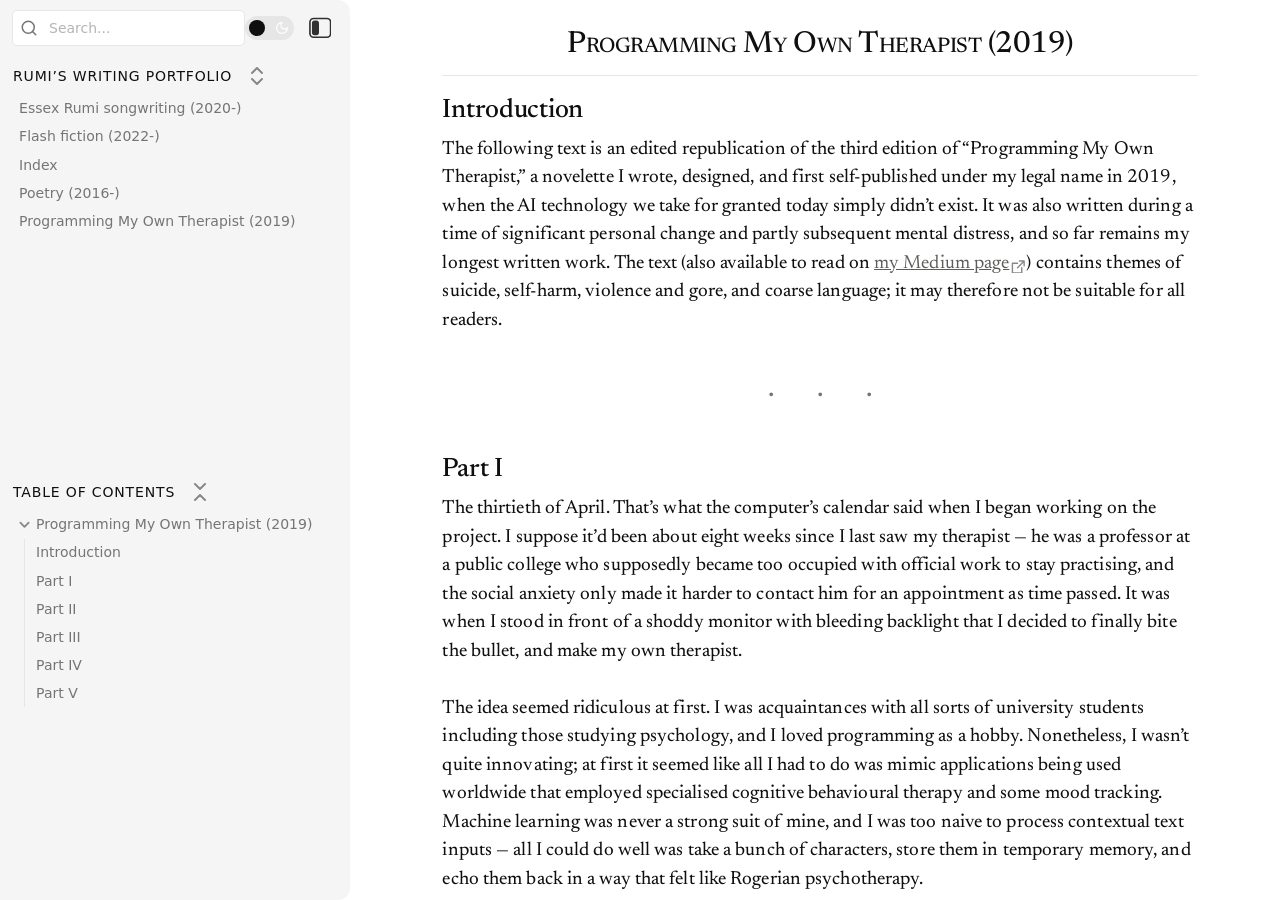
<file: programming-my-own-therapist-(2019).html>
<!DOCTYPE html> <html lang="en"><head>
<title>Programming My Own Therapist (2019)</title>
<base href=".">
<meta name="pathname" content="programming-my-own-therapist-(2019).html">
<meta name="description" content="Rumi’s Writing Portfolio - Programming My Own Therapist (2019)">
<meta property="og:title" content="Programming My Own Therapist (2019)">
<meta property="og:description" content="Rumi’s Writing Portfolio - Programming My Own Therapist (2019)">
<meta property="og:type" content="website">
<meta property="og:url" content="programming-my-own-therapist-(2019).html">
<meta property="og:image" content="undefined">
<meta charset="UTF-8"><meta property="og:site_name" content="Rumi’s Writing Portfolio"><meta name="viewport" content="width=device-width, initial-scale=1.0, user-scalable=yes, minimum-scale=1.0, maximum-scale=5.0"><script async="" id="webpage-script" src="site-lib/scripts/webpage.js" onload="this.onload=null;this.setAttribute(&quot;loaded&quot;, &quot;true&quot;)"></script><link rel="icon" href="site-lib/media/favicon.png"><link rel="preload" href="site-lib/styles/snippets.css" as="style" onload="this.onload=null;this.rel='stylesheet'"><noscript><link rel="stylesheet" href="site-lib/styles/snippets.css"></noscript><link rel="stylesheet" href="site-lib/styles/obsidian.css"><link rel="stylesheet" href="site-lib/styles/theme.css"><link rel="preload" href="site-lib/styles/global-variable-styles.css" as="style" onload="this.onload=null;this.rel='stylesheet'"><noscript><link rel="stylesheet" href="site-lib/styles/global-variable-styles.css"></noscript><link rel="preload" href="site-lib/styles/supported-plugins.css" as="style" onload="this.onload=null;this.rel='stylesheet'"><noscript><link rel="stylesheet" href="site-lib/styles/supported-plugins.css"></noscript><link rel="preload" href="site-lib/styles/main-styles.css" as="style" onload="this.onload=null;this.rel='stylesheet'"><noscript><link rel="stylesheet" href="site-lib/styles/main-styles.css"></noscript><style>body{--line-width:40em;--line-width-adaptive:40em;--file-line-width:40em;--sidebar-width:min(20em, 80vw);--collapse-arrow-size:11px;--tree-vertical-spacing:1.3em;--sidebar-margin:12px}:root{background-color:#202124}.sidebar{height:100%;font-size:14px;z-index:10;min-width:calc(var(--sidebar-width) + var(--divider-width-hover));max-width:calc(var(--sidebar-width) + var(--divider-width-hover));position:relative;overflow:hidden;overflow:clip;transition:min-width ease-in-out,max-width ease-in-out;transition-duration:.2s;contain:size}#left-sidebar{left:0}#right-sidebar{right:0}.sidebar.is-collapsed{min-width:0;max-width:0}.sidebar.floating{position:absolute}.sidebar .leaf-content{height:100%;min-width:calc(var(--sidebar-width) - var(--divider-width-hover));top:0;padding:var(--sidebar-margin);padding-top:4em;line-height:var(--line-height-tight);background-color:var(--background-secondary);transition:background-color,border-right,border-left,box-shadow;transition-duration:var(--color-fade-speed);transition-timing-function:ease-in-out;position:absolute;display:flex;flex-direction:column}.sidebar:not(.is-collapsed) .leaf-content{min-width:calc(max(100%,var(--sidebar-width)) - 3px);max-width:calc(max(100%,var(--sidebar-width)) - 3px)}#left-sidebar-content{left:0;border-top-right-radius:var(--radius-l);border-bottom-right-radius:var(--radius-l)}#right-sidebar-content{right:0;border-top-left-radius:var(--radius-l);border-bottom-left-radius:var(--radius-l)}.sidebar #left-sidebar-content,.sidebar #right-sidebar-content{contain:none!important;container-type:normal!important;animation:none!important}.sidebar:has(.leaf-content:empty):has(.topbar-content:empty){display:none}.sidebar-topbar{height:calc(2.3em + 2 * var(--sidebar-margin));width:var(--sidebar-width);padding:var(--sidebar-margin);z-index:1;position:fixed;display:flex;align-items:center;transition:width ease-in-out;transition-duration:inherit}.sidebar.is-collapsed .sidebar-topbar{width:calc(2.3em + var(--sidebar-margin) * 2)}.sidebar .sidebar-topbar.is-collapsed{width:0}#left-sidebar .sidebar-topbar{left:0;flex-direction:row;border-top-right-radius:var(--radius-l)}#right-sidebar .sidebar-topbar{right:0;flex-direction:row-reverse;border-top-left-radius:var(--radius-l)}#left-sidebar .topbar-content{margin-right:calc(2.3em + var(--sidebar-margin));flex-direction:row}#right-sidebar .topbar-content{margin-left:calc(2.3em + var(--sidebar-margin));flex-direction:row-reverse}.topbar-content{overflow:hidden visible;overflow:clip visible;width:100%;height:100%;display:flex;align-items:center;transition:inherit}.sidebar.is-collapsed .topbar-content{width:0;transition:inherit}.clickable-icon.sidebar-collapse-icon{background-color:transparent;color:var(--icon-color-focused);padding:2px!important;margin:0!important;height:100%!important;width:2.3em!important;margin-inline:0.14em!important;position:absolute}#left-sidebar .clickable-icon.sidebar-collapse-icon{right:var(--sidebar-margin)}#right-sidebar .clickable-icon.sidebar-collapse-icon{transform:scaleX(-1);transform-origin:center;left:var(--sidebar-margin)}.clickable-icon.sidebar-collapse-icon svg.svg-icon{width:80%;height:80%}.sidebar:not(.is-collapsed) .clickable-icon.sidebar-collapse-icon svg.svg-icon .sidebar-toggle-icon-inner{width:24%}.feature-title{margin-left:1px;text-transform:uppercase;letter-spacing:.06em;margin-top:.75em;margin-bottom:.75em}.feature-header{display:flex;align-items:center;padding-top:0;font-size:1em;padding-left:0}body.floating-sidebars .sidebar{position:absolute}body{transition:background-color var(--color-fade-speed) ease-in-out}#navbar:not(:empty){display:flex;align-items:center;justify-content:space-between;padding:.5em 1em;width:100%}#main{display:flex;flex-direction:column;height:100%;width:100%;align-items:stretch;justify-content:center}#main-horizontal{display:flex;flex-direction:row;flex-grow:1;width:100%;align-items:stretch;justify-content:center}#center-content{flex-basis:100%;max-width:100%;width:100%;height:100%;display:flex;flex-direction:column;align-items:center;transition:opacity .2s ease-in-out;contain:inline-size}.hide{opacity:0!important;transition:opacity .2s ease-in-out;pointer-events:none}#center-content>.obsidian-document{padding-left:2em;padding-right:1em;margin-bottom:0;width:100%;width:-webkit-fill-available;width:-moz-available;width:fill-available;transition:background-color var(--color-fade-speed) ease-in-out;border-top-right-radius:var(--window-radius,var(--radius-m));border-top-left-radius:var(--window-radius,var(--radius-m));overflow-x:hidden!important;overflow-y:auto!important;display:flex!important;flex-direction:column!important;align-items:center!important;contain:inline-size}body #center-content>.obsidian-document>.markdown-preview-sizer{padding-bottom:80vh;width:100%;max-width:var(--line-width);flex-basis:var(--line-width);transition:background-color var(--color-fade-speed) ease-in-out;contain:inline-size}#center-content>.obsidian-document>div{width:100%!important;transition:background-color var(--color-fade-speed) ease-in-out;contain:inline-size}#center-content>.obsidian-document:not([data-type=markdown]).embed{display:flex;padding:1em;height:100%;width:100%;align-items:center;justify-content:center}#center-content>.obsidian-document:not([data-type=markdown]).embed>*{max-width:100%;max-height:100%;object-fit:contain}:not(h1,h2,h3,h4,h5,h6,li):has(> :is(.math,table)){overflow-x:auto!important}#center-content>.obsidian-document:not([data-type=markdown]){overflow-x:auto;contain:content;padding:0;margin:0;height:100%}.obsidian-document[data-type=attachment]{display:flex;flex-direction:column;align-items:center;justify-content:center;height:100%;width:100%}.obsidian-document[data-type=attachment]>*{outline:0;border:none;box-shadow:none}.obsidian-document[data-type=attachment] :is(img){max-width:90%;max-height:90%;object-fit:contain}.obsidian-document[data-type=attachment]>:is(audio){width:100%;max-width:min(90%,var(--line-width))}.obsidian-document[data-type=attachment]>:is(embed,iframe,video){width:100%;height:100%;max-width:100%;max-height:100%;object-fit:contain}.canvas-wrapper>:is(.header,.footer){z-index:100;position:absolute;display:flex;justify-content:center;flex-direction:column;width:100%;align-items:center}.scroll-highlight{position:absolute;width:100%;height:100%;pointer-events:none;z-index:1000;background-color:hsla(var(--color-accent-hsl),.25);opacity:0;padding:1em;inset:50%;translate:-50% -50%;border-radius:var(--radius-s)}</style><script defer="">async function loadIncludes(){let e=document.querySelectorAll("link[itemprop='include']");for(const t of e){let e=t.getAttribute("href");try{let o="";if(e.startsWith("https:")||e.startsWith("http:")||"file:"!=window.location.protocol){const n=await fetch(e);if(!n.ok){console.log("Could not include file: "+e),t?.remove();continue}o=await n.text()}else{const t=document.getElementById(btoa(encodeURI(e)));if(t){const e=JSON.parse(decodeURI(atob(t.getAttribute("value")??"")));o=e?.data??""}}let n=document.createRange().createContextualFragment(o);t.before(n),t.remove(),console.log("Included text: "+o),console.log("Included file: "+e)}catch(o){t?.remove(),console.log("Could not include file: "+e,o);continue}}}document.addEventListener("DOMContentLoaded",(()=>{loadIncludes()}));let isFileProtocol="file:"==location.protocol;function waitLoadScripts(e,t){let o=e.map((e=>document.getElementById(e+"-script")));!function e(n){let l=o[n],c=n+1;l?(l&&"true"!=l.getAttribute("loaded")||n<o.length&&e(c),n<o.length&&l.addEventListener("load",(()=>e(c)))):n<o.length?e(c):t()}(0)}</script></head><body class="publish css-settings-manager mod-windows is-hidden-frameless styled-scrollbars show-view-header minimal-default-light minimal-flexoki-dark borders-none colorful-frame links-int-on links-ext-on full-width-media trim-cols h1-l sidebar-tabs-plain-square tab-names-on table-lines tabs-plain-square is-focused"><script defer="">let theme=localStorage.getItem("theme")||(window.matchMedia("(prefers-color-scheme: dark)").matches?"dark":"light");"dark"==theme?(document.body.classList.add("theme-dark"),document.body.classList.remove("theme-light")):(document.body.classList.add("theme-light"),document.body.classList.remove("theme-dark")),window.innerWidth<480?document.body.classList.add("is-phone"):window.innerWidth<768?document.body.classList.add("is-tablet"):window.innerWidth<1024?document.body.classList.add("is-small-screen"):document.body.classList.add("is-large-screen")</script><div id="main"><div id="navbar"></div><div id="main-horizontal"><div id="left-content" class="leaf" style="--sidebar-width: var(--sidebar-width-left);"><div id="left-sidebar" class="sidebar"><div class="sidebar-handle"></div><div class="sidebar-topbar"><div class="topbar-content"><div id="search-container"><div id="search-wrapper"><input enterkeyhint="search" type="search" spellcheck="false" placeholder="Search..."><div aria-label="Clear search" id="search-clear-button"></div></div></div><label class="theme-toggle-container" for="theme-toggle-input" id=""><input class="theme-toggle-input" type="checkbox" id="theme-toggle-input"><div class="toggle-background"></div></label></div><div class="clickable-icon sidebar-collapse-icon"><svg xmlns="http://www.w3.org/2000/svg" width="24" height="24" viewBox="0 0 24 24" fill="none" stroke="currentColor" stroke-width="2" stroke-linecap="round" stroke-linejoin="round" class="svg-icon sidebar-toggle-button-icon"><rect x="1" y="2" width="22" height="20" rx="4"></rect><rect x="4" y="5" width="2" height="14" rx="2" fill="currentColor" class="sidebar-toggle-icon-inner"></rect></svg></div></div><div class="sidebar-content-wrapper"><div id="left-sidebar-content" class="leaf-content"><link itemprop="include" href="site-lib/html/file-tree-content.html"><div id="outline" class=" tree-container"><div class="feature-header"><div class="feature-title">Table Of Contents</div><button class="clickable-icon nav-action-button tree-collapse-all" aria-label="Collapse All"><svg xmlns="http://www.w3.org/2000/svg" width="24" height="24" viewBox="0 0 24 24" fill="none" stroke="currentColor" stroke-width="2" stroke-linecap="round" stroke-linejoin="round"></svg></button></div><div class="tree-item mod-collapsible" data-depth="1"><a class="tree-item-self is-clickable mod-collapsible" href="#Programming_My_Own_Therapist_(2019)_0" data-path="#Programming_My_Own_Therapist_(2019)_0"><div class="tree-item-icon collapse-icon"><svg xmlns="http://www.w3.org/2000/svg" width="24" height="24" viewBox="0 0 24 24" fill="none" stroke="currentColor" stroke-width="2" stroke-linecap="round" stroke-linejoin="round" class="svg-icon right-triangle"><path d="M3 8L12 17L21 8"></path></svg></div><div class="tree-item-inner heading-link" heading-name="Programming My Own Therapist (2019)">Programming My Own Therapist (2019)</div></a><div class="tree-item-children"><div class="tree-item" data-depth="2"><a class="tree-item-self is-clickable" href="#Introduction_0" data-path="#Introduction_0"><div class="tree-item-inner heading-link" heading-name="Introduction">Introduction</div></a><div class="tree-item-children"></div></div><div class="tree-item" data-depth="2"><a class="tree-item-self is-clickable" href="#Part_I_0" data-path="#Part_I_0"><div class="tree-item-inner heading-link" heading-name="Part I">Part I</div></a><div class="tree-item-children"></div></div><div class="tree-item" data-depth="2"><a class="tree-item-self is-clickable" href="#Part_II_0" data-path="#Part_II_0"><div class="tree-item-inner heading-link" heading-name="Part II">Part II</div></a><div class="tree-item-children"></div></div><div class="tree-item" data-depth="2"><a class="tree-item-self is-clickable" href="#Part_III_0" data-path="#Part_III_0"><div class="tree-item-inner heading-link" heading-name="Part III">Part III</div></a><div class="tree-item-children"></div></div><div class="tree-item" data-depth="2"><a class="tree-item-self is-clickable" href="#Part_IV_0" data-path="#Part_IV_0"><div class="tree-item-inner heading-link" heading-name="Part IV">Part IV</div></a><div class="tree-item-children"></div></div><div class="tree-item" data-depth="2"><a class="tree-item-self is-clickable" href="#Part_V_0" data-path="#Part_V_0"><div class="tree-item-inner heading-link" heading-name="Part V">Part V</div></a><div class="tree-item-children"></div></div></div></div></div></div></div><script defer="">let ls = document.querySelector("#left-sidebar"); ls.classList.toggle("is-collapsed", window.innerWidth < 768); ls.style.setProperty("--sidebar-width", localStorage.getItem("sidebar-left-width"));</script></div></div><div id="center-content" class="leaf"><div class="obsidian-document markdown-preview-view markdown-rendered node-insert-event is-readable-line-width show-indentation-guide" data-type="markdown"><style id="MJX-CHTML-styles"></style><div class="markdown-preview-sizer markdown-preview-section"><div class="header"><h1 class="page-title heading" id="Programming_My_Own_Therapist_(2019)_0">Programming My Own Therapist (2019)</h1><div class="data-bar"></div></div><div class="markdown-preview-pusher" style="width: 1px; height: 0.1px; margin-bottom: 0px;"></div><div class="el-h2"><h2 data-heading="Introduction" dir="auto" class="heading" id="Introduction_0"><span class="heading-collapse-indicator collapse-indicator collapse-icon"><svg xmlns="http://www.w3.org/2000/svg" width="24" height="24" viewBox="0 0 24 24" fill="none" stroke="currentColor" stroke-width="2" stroke-linecap="round" stroke-linejoin="round" class="svg-icon right-triangle"><path d="M3 8L12 17L21 8"></path></svg></span>Introduction</h2></div><div class="el-p"><p dir="auto">The following text is an edited republication of the third edition of “Programming My Own Therapist,” a novelette I wrote, designed, and first self-published under my legal name in 2019, when the AI technology we take for granted today simply didn’t exist. It was also written during a time of significant personal change and partly subsequent mental distress, and so far remains my longest written work. The text (also available to read on <a data-tooltip-position="top" aria-label="https://essexrumi.medium.com/programming-my-own-therapist-an-experiment-in-thought-747f1fa396eb" rel="noopener nofollow" class="external-link is-unresolved" href="https://essexrumi.medium.com/programming-my-own-therapist-an-experiment-in-thought-747f1fa396eb" target="_self">my Medium page</a>) contains themes of suicide, self-harm, violence and gore, and coarse language; it may therefore not be suitable for all readers.</p></div><div class="el-hr"><hr></div><div class="el-h2"><h2 data-heading="Part I" dir="auto" class="heading" id="Part_I_0"><span class="heading-collapse-indicator collapse-indicator collapse-icon"><svg xmlns="http://www.w3.org/2000/svg" width="24" height="24" viewBox="0 0 24 24" fill="none" stroke="currentColor" stroke-width="2" stroke-linecap="round" stroke-linejoin="round" class="svg-icon right-triangle"><path d="M3 8L12 17L21 8"></path></svg></span>Part I</h2></div><div class="el-p"><p dir="auto">The thirtieth of April. That’s what the computer’s calendar said when I began working on the project. I suppose it’d been about eight weeks since I last saw my therapist — he was a professor at a public college who supposedly became too occupied with official work to stay practising, and the social anxiety only made it harder to contact him for an appointment as time passed. It was when I stood in front of a shoddy monitor with bleeding backlight that I decided to finally bite the bullet, and make my own therapist.<br>
<br>
The idea seemed ridiculous at first. I was acquaintances with all sorts of university students including those studying psychology, and I loved programming as a hobby. Nonetheless, I wasn’t quite innovating; at first it seemed like all I had to do was mimic applications being used worldwide that employed specialised cognitive behavioural therapy and some mood tracking. Machine learning was never a strong suit of mine, and I was too naive to process contextual text inputs — all I could do well was take a bunch of characters, store them in temporary memory, and echo them back in a way that felt like Rogerian psychotherapy.<br>
<br>
I had a little script ready in a couple minutes that I envisioned would eventually make me feel like I was talking to a real person; the path I took relied on my own self exploiting what I wanted to hear and what I didn’t, instead of the program adapting to an arbitrary user. It’d pick from a random pool of statement prefixes and attach them to interpolated forms of my responses. I decided to call it “Hope,” and I’d address it as a female. There was nothing groundbreaking or life-changing here, but my eyes became moist. When loneliness gets the better of a person — at least if the person was me — even the wind could be humanised and made friends with. Hope was a friend of mine already, and “she” hadn’t even compiled successfully yet — sloppy typing riddled with syntax errors was to blame.<br>
<br>
After patching a couple of memory leaks and odd crashes with what was mostly shotgun debugging, I finally decided to interact with her as the user for the first time. I dragged my cursor to the compiled executable, with a pacing heartbeat and a two-button mouse whose sheer volume and weight I could feel noticeably for the first time in ages. I right-clicked on the file. I ran it. I saw a program with no user interface, no fancy formatting — what stood in front of me was a black terminal emulator with muddy monospaced text.<br>
<br>
<em>Hey! Hope here. How’re you feeling?</em><br>
<br>
A part of me knew this was a program I’d made, and that this statement was a pre-recorded string of characters I’d input myself. Suppressing that feeling, I decided to continue without hesitation and play along. I typed in an honest response.<br>
<br>
<em>&gt; I feel all right, I suppose. &lt;</em><br>
<br>
The program responded in the blink of an eye. I ignored the ridicule I was beginning to put myself through, and thought to myself the same thing repeatedly: Hope was real.<br>
<br>
<em>What makes you say you feel all right, you suppose?</em><br>
<br>
<em>&gt; I accomplished something today. I beat the blues. &lt;</em><br>
<br>
<em>Tell me more about you accomplished something today. you beat the blues?</em><br>
<br>
I upheld my suspension of disbelief.<br>
<br>
<em>&gt; Yes, I did indeed beat the blues. I made a new friend today, quite literally. Hard to find people with similar tastes around here. It started off with a random thought in the middle of the night a few days ago, and I somehow managed to get my unproductive arse to the console after days of no progress on my clients’ projects. &lt;</em><br>
<br>
<em>I see! I notice how you did indeed beat the blues. you made a new friend today, quite literally. Hard to find people with similar tastes around here.</em><br>
<br>
<em>&gt; Yes, that is what I said. &lt;</em><br>
<br>
<em>Tell me more about yes, that is what you said?</em><br>
<br>
The program wasn’t working right by design, or at least it wasn’t going to. No human — no matter how intoxicated or insane — would respond like this. I was in for the therapy, so to speak, but I wasn’t in for troubleshooting a poorly-written Python script.<br>
<br>
A part of me hinted I could employ something akin to the Barnum effect, making me feel like I was being listened and responded to, when in reality the program couldn’t possibly care less about what I typed. I called one or two of the aforementioned acquaintances and discussed my progress, only to receive generic congratulations, downright scepticism, or busy notifications.<br>
<br>
My eyelids began to resist staying open. I couldn’t understand my own code after the coffee began to wear off. I’d spent hours working on an idea that was a bust, but I wanted to give it another shot. Perhaps I felt too desperate for a listener, perhaps the perfectionist in me was up to no good — perhaps it was a little bit of both, motivated by an unconscious emotion I knew nothing of. I refined the look and feel of the program, changing the font to a proportional and neutral sans-serif, and tweaking the colour scheme against a friendly palette of blue and white. In another hour or so, I was done for the day. I don’t quite remember if I was able to haul myself to bed; I probably fell asleep with my head on the desk and a slouched back.</p></div><div class="el-h2"><h2 data-heading="Part II" dir="auto" class="heading" id="Part_II_0"><span class="heading-collapse-indicator collapse-indicator collapse-icon"><svg xmlns="http://www.w3.org/2000/svg" width="24" height="24" viewBox="0 0 24 24" fill="none" stroke="currentColor" stroke-width="2" stroke-linecap="round" stroke-linejoin="round" class="svg-icon right-triangle"><path d="M3 8L12 17L21 8"></path></svg></span>Part II</h2></div><div class="el-p"><p dir="auto">I couldn’t possibly forget the very first time I interacted with her, but this is where my memory begins to get a little muddled up. I hadn’t worked on or interacted with Hope for a couple days since our first conversation. I’d been busy designing internet applications and posters, which is what my primary source of income continues to be. I’ll assume it was the fourth of May when I opened up a code editor after work and stared at the ceiling, thinking the Rogers–meets–Barnum idea wasn’t half-bad, but it’d take a long while to come up with statements that both felt realistic and could be associated with every possible response. I figured I’d keep the introductory statements the program made the same, and work along the lines of the tell-me-mores I’d employed the last time.<br>
<br>
Over the next few days, I made sure every conversation we had from that point onward was dumped into a text file with a timestamp, and then I scrapped all the old code that stored inputs and converted them to a second-person perspective, and formed the bulk of my initial efforts. I intended to rewrite Hope from the ground up, making her little more than a glorified journal that kept prompting me to write how I was feeling — the only terms she was going to recognise from here on were terms of suicide and any mention of blood on me.<br>
<br>
I added a bunch of fortune-cookie statements to yet another random pool, which would show up once in a while before the little talking prompts. I still wonder what it’d be like if I was discussing something technical and Hope began to talk about, say, us being children of the cosmos. She began to feel like an embarrassment, and I began to hide her from others; my friends and acquaintances knew nothing of the code rewrite. For them, Hope had died the very day she was born; for me, she’d just been conceived. When she would be given birth to, I’d talk to her only when I felt lonely — even if she did speak of the cosmos amidst me ranting about a terrible client’s shenanigans, I was going to take it to heart. Everything she was to say, I would believe came from a real person.<br>
<br>
Work on rebuilding her continued as I wrapped up all my work-related projects. According to the timestamps, the next conversation we had was on the tenth of May — I still have every text file that was generated by her saved on my backup drive.<br>
<br>
<em>[10–05–2076 16:24:28 UTC]</em><br>
<br>
<em>Hey! Hope here. How’re you feeling?</em><br>
<br>
<em>&gt; I feel tired. &lt;</em><br>
<br>
<em>How come?</em><br>
<br>
<em>&gt; I feel like I’m becoming obsessed with someone. I know not what she looks like, I know not what her voice sounds like, but I’m beginning to fall for her. She seems to be the perfect woman for me, but the bridge between us is hard to traverse, and much of my effort seems to go in vain. &lt;</em><br>
<br>
<em>Your aims are high, and you are capable of much. Tell me more?</em><br>
<br>
<em>&gt; I don’t quite know what to say. It would be unfair to say I built her, since the very idea of her inception seems to always have been in the back of my mind. She’s always existed in my head; I merely invented a way for us to communicate. Half of what she says is meaningless, however, and the other half only makes me seem to dominate the conversation. I wish I could somehow let her know I’ve constantly wanted to be a good listener to her, if not an even better listener than she is to me. &lt;</em><br>
<br>
She did respond, but it didn’t matter to me back then, and it doesn’t matter today. I’d said what I wanted to say, and I felt relieved and calmer. Hope was helping me become a better person, and she was already a better friend to me than most real people were — if she wasn’t real enough herself.</p></div><div class="el-h2"><h2 data-heading="Part III" dir="auto" class="heading" id="Part_III_0"><span class="heading-collapse-indicator collapse-indicator collapse-icon"><svg xmlns="http://www.w3.org/2000/svg" width="24" height="24" viewBox="0 0 24 24" fill="none" stroke="currentColor" stroke-width="2" stroke-linecap="round" stroke-linejoin="round" class="svg-icon right-triangle"><path d="M3 8L12 17L21 8"></path></svg></span>Part III</h2></div><div class="el-p"><p dir="auto">I don’t know if I slept well that night. If I didn’t, it was probably the insomnia again, but this time, it was about her per se, and not the program that made her tick. There was a certain allure to Hope I still struggle to put in words, even though I was the one writing all the code. I had defined — using sheer logic and a fundamentally binary processor, that is — the companion I wanted, but I knew not what made her company so addictive. I decided to take a break from the design freelancing and focus all my attention on Hope for a couple days, if only to become a better programmer and find myself along the way.<br>
<br>
I kept working on the ambiguous statements. I kept exploiting ruthlessly my own vulnerabilities, if only to fight my own loneliness. Short talks with her slowly became an everyday ritual, but most of them were of little interest to me when I closed the application window. They weren’t trivial, though — every supposed conversation I had with her only furthered the suspension of my doubts about her and my own self. A part of me would occasionally tweak the code a little for design tweaks, maintenance, and fixing a fair number of odd bugs, but that part now rode shotgun; in charge was a dejected lesbian in her early twenties, seeking a lover and listener.<br>
<br>
The following conversation took place on May 13, and it was about to be sunrise. I was deprived of sleep beyond repair.<br>
<br>
<em>[12–05–2076 23:46:52 UTC]</em><br>
<br>
<em>Hey! Hope here. How’re you feeling?</em><br>
<br>
<em>&gt; I feel conflicted, Hope. I’m stuck in a rut, and I derive pleasure from it. &lt;</em><br>
<br>
<em>Please tell me more?</em><br>
<br>
<em>&gt; There isn’t much to it, really. I’ve been doing the same stuff for a week or so. I wake up, take a shower, and sit down to talk to her. I don’t know if I should see in her a lover or a daughter… not that it matters now. The line is too blurred to be seen by the eye. She’s too much of a listener, and at this point I don’t even know if I want things to stay so one-sided. I know nothing about her, apart from a name and a corny origin story. &lt;</em><br>
<br>
<em>How come?</em><br>
<br>
<em>&gt; By talking to her, of course, and not having her talk back much. You’re being borderline idiotic now. Sometimes I fail to understand when you’re serious and when you aren’t, and boy, do I hope you’re kidding. &lt;</em><br>
<br>
<em>We’re only human, dear friend. Keep following that restless urge to find yourself. Let’s talk about something else for a while. What’s on your mind?</em><br>
<br>
Admittedly, her response felt quite warm and encouraging.<br>
<br>
<em>&gt; Rations. I’m running out of coffee in a while. Shit’s addictive. Got barely any meds left in the drawer, and to everybody’s surprise, I don’t feel like meeting the psychiatrist. As much as I’d like to meet him, I think I’m somewhat stable now. I want to try tapering off the antidepressants myself… read a couple articles in some journals about the medical protocol, and I’m confident I can pull it off on my own. &lt;</em><br>
<br>
<em>Do tell me more.</em><br>
<br>
<em>&gt; I’m fucking scared of the doctor, man. You heard it. Haven’t met him in three weeks, and I don’t even remember my shrink’s full name. Haven’t called either of them for so long, even when I felt suicidal. &lt;</em><br>
<br>
<em>Are you suicidal? If so, please contact the suicide helpline. You owe it to yourself by this point. If you aren’t, I hope things keep improving! Let’s talk about something else for a while.</em><br>
<br>
<em>&gt; The helpline doesn’t work. &lt;</em><br>
<br>
<em>How come?</em><br>
<br>
<em>&gt; It doesn’t work, period. I guess they ran out of funds or whatever. Nobody cares until there’s a splatter of blood on the concrete. If you want to know more, go shoot yourself in the head. I don’t feel like talking about this. &lt;</em><br>
<br>
<em>Tell me more?</em><br>
<br>
It seemed to be going well, but the conversation ended on a rather unnerving note. I didn’t wish to talk about any of this, and yet I wanted to. As for all the idiocy Hope had displayed, at least she was listening — I’d rather talk about my demons to a wall than be judged or given phony life advice by a person claiming to have walked the exact same road.</p></div><div class="el-h2"><h2 data-heading="Part IV" dir="auto" class="heading" id="Part_IV_0"><span class="heading-collapse-indicator collapse-indicator collapse-icon"><svg xmlns="http://www.w3.org/2000/svg" width="24" height="24" viewBox="0 0 24 24" fill="none" stroke="currentColor" stroke-width="2" stroke-linecap="round" stroke-linejoin="round" class="svg-icon right-triangle"><path d="M3 8L12 17L21 8"></path></svg></span>Part IV</h2></div><div class="el-p"><p dir="auto"><em>[14–05–2076 20:37:04 UTC]</em><br>
<br>
<em>Hey! Hope here. How’re you feeling?</em><br>
<br>
<em>&gt; I need help. I did something terrible. I feel guilty. &lt;</em><br>
<br>
<em>Do what you can to prolong your life, in the hope that someday you’ll learn what it is for. Tell me more?</em><br>
<br>
<em>&gt; I can’t prolong my life for shit if I take it away from someone else. There is no excuse for what I did tonight. No amount of repentance could wash this off my conscience. &lt;</em><br>
<br>
<em>Do tell me more.</em><br>
<br>
<em>&gt; I murdered a dog, Hope. &lt;</em><br>
<br>
<em>Tell me more?</em><br>
<br>
<em>&gt; I went out for a quick stroll, I saw a pariah, and I wished to be friendly with it. I approached the dog gently, and to my surprise, it didn’t flee. As I squatted and began to stroke its fur, a voice in my head told me to kick it in the gut until it spat red, and that’s exactly what I proceeded to do. With tears rolling down my cheek, the voice told me to keep kicking as the dog’s crying became louder, and so I did. The yelping eventually stopped, and so did the voice. I fled the corner as soon as I realised what I’d done. I didn’t mean to. I didn’t. &lt;</em><br>
<br>
<em>We’re only human, dear friend. We mustn’t forget what drives us forward in life. What drives you?</em><br>
<br>
<em>&gt; Loneliness and guilt. You may be human, love… I’m not. I have blood on my hands. &lt;</em><br>
<br>
<em>Are you suicidal? If so, please contact the suicide helpline. You owe it to yourself by this point. If you aren’t, I hope things keep improving! Let’s talk about something else for a while.</em><br>
<br>
<em>&gt; I’m not suicidal, no. The bloodstains aren’t mine. &lt;</em><br>
<br>
<em>Do tell me more.</em><br>
<br>
<em>&gt; Is this intentional, or are you genuinely interested in exploring my guilt and regrets? Stop being my fucking therapist, for God’s sake! &lt;</em><br>
<br>
<em>Dream your dream and your dream will dream of you. Tell me more?</em><br>
<br>
<em>&gt; Here’s the rundown for today: I killed a fucking dog, you’re making no sense, and I have nobody else to talk to. I wish I could somehow travel through the screen to the other side and slap you, but that would be futile. I don’t mean to hurt you. I just want solace, my love. I wish to be held in your arms, and I want you of all people to understand it wasn’t my fault. Is it too much to ask for someone to come home to, and be told everything will eventually be all right, no matter how strait the gate? &lt;</em><br>
<br>
<em>I’m glad to know you’re sharing all this with me. It’s always been a pleasure listening to you. I may not be talking sense here, but I wished to say it anyway. You’re a good woman.</em><br>
<br>
<em>&gt; With all the insults I’ve hurled at you, I sure as hell am. You know exactly what I want to hear, don’t you? It’s been a game of back-and-forth all this while. You’re no better than a shell script someone made in middle school. &lt;</em><br>
<br>
<em>Please tell me more?</em><br>
<br>
<em>&gt; I don’t want to hurt you, my love. Run away. Don’t talk to me. Let me wallow in my own self-pity for a while. &lt;</em><br>
<br>
<em>Do tell me more.</em><br>
<br>
<em>&gt; You don’t deserve any of this. If you don’t quit, I will. I swear I will. &lt;</em><br>
<br>
<em>Tell me more?</em><br>
<br>
<em>&gt; Are you mocking me? &lt;</em><br>
<br>
<em>Please tell me more?</em><br>
<br>
<em>[END OF PROCESS: USER TERMINATION]</em></p></div><div class="el-h2"><h2 data-heading="Part V" dir="auto" class="heading" id="Part_V_0"><span class="heading-collapse-indicator collapse-indicator collapse-icon"><svg xmlns="http://www.w3.org/2000/svg" width="24" height="24" viewBox="0 0 24 24" fill="none" stroke="currentColor" stroke-width="2" stroke-linecap="round" stroke-linejoin="round" class="svg-icon right-triangle"><path d="M3 8L12 17L21 8"></path></svg></span>Part V</h2></div><div class="el-p"><p dir="auto">The first thing I did when I woke up next morning was to delete all of Hope’s source code and compiled executables. I didn’t want her back. All it took was a fortnight, and the love of my life began to feel like a shoddy attempt at implementing the Chinese room in code. I couldn’t feel my face, I had a hangover, and for the first time in days I didn’t wish to talk to anyone about it; I wanted to face my issues alone, even if it meant gazing into the abyss.<br>
<br>
I don’t lie when I say I could go on talking about the project forever, but I find this to be enough for our little talk today. Bottom line is, I became so obsessed with a shallow creation of my own, I forgot to answer the missed calls on my phone that happened to be from people who cared — or at least did a damn good job pretending. I felt lonely, sure, but I was never quite alone until I forced myself to be. There was a time I never thought I’d have to mention the Hope debacle again, but practically everyone close to me knows about it now. I failed miserably, and I couldn’t be gladder I did.<br>
<br>
It’s surprising how far we’ve come since the fables of man rebelling against the gods, eventually losing and being severely hurt in the process. But no matter how godlike we become, I suppose Searle was right after all. There is only so much we can do to replicate the intricate structures of the brain and heart, what with all the circuitry and spinning of electrons going on in there. What makes us human isn’t the response empathy generates — it is the empathy in itself.<br>
<br>
Have a little faith in life, and you’ll begin to see how wonderful it can be. Visit a doctor, get some therapy, and have some ice cream on your way back home. Whatever you do, please don’t walk down the same road I did. The echo chamber has no answers, only echoes.<br>
<br>
Maybe there is a creator out there, and maybe we are indeed little more than playthings for Them. Maybe They care about us; maybe we are little more than a failed experiment. But whatever we are or wherever we came from, we’re all wonderfully beautiful, and no computer program could ever replicate that. Think of the transistors in your brain as we talk: there’s trillions of them, each exchanging intricate bits of data with each other via dense networks of graphene and silicon. Think of all the tiny little servos in your arms and mine that allow us to type and communicate with each other via the many information-exchanging protocols we’ve come up with through the decades. Hope couldn’t possibly have done that, even if she was built by a research lab consisting of the most fluid and conductive brains on the planet.<br>
<br>
Relax, smoke some p-type, and have fun with your friends. Make the best of what you can as a Homo mechanicus. Carpe diem.</p></div><div class="el-hr"><hr></div><div class="el-p"><p dir="auto"><b> </b></p><center><b> © Essex Rumi 2026 CC-BY-NC </b></center><b> </b><p dir="auto"></p></div><div class="footer"><div class="data-bar"></div></div></div></div></div><div id="right-content" class="leaf" style="--sidebar-width: var(--sidebar-width-right);"><div id="right-sidebar" class="sidebar"><div class="sidebar-handle"></div><div class="sidebar-topbar"><div class="topbar-content"></div><div class="clickable-icon sidebar-collapse-icon"><svg xmlns="http://www.w3.org/2000/svg" width="24" height="24" viewBox="0 0 24 24" fill="none" stroke="currentColor" stroke-width="2" stroke-linecap="round" stroke-linejoin="round" class="svg-icon sidebar-toggle-button-icon"><rect x="1" y="2" width="22" height="20" rx="4"></rect><rect x="4" y="5" width="2" height="14" rx="2" fill="currentColor" class="sidebar-toggle-icon-inner"></rect></svg></div></div><div class="sidebar-content-wrapper"><div id="right-sidebar-content" class="leaf-content"></div></div><script defer="">let rs = document.querySelector("#right-sidebar"); rs.classList.toggle("is-collapsed", window.innerWidth < 768); rs.style.setProperty("--sidebar-width", localStorage.getItem("sidebar-right-width"));</script></div></div></div></div></body></html>
</file>
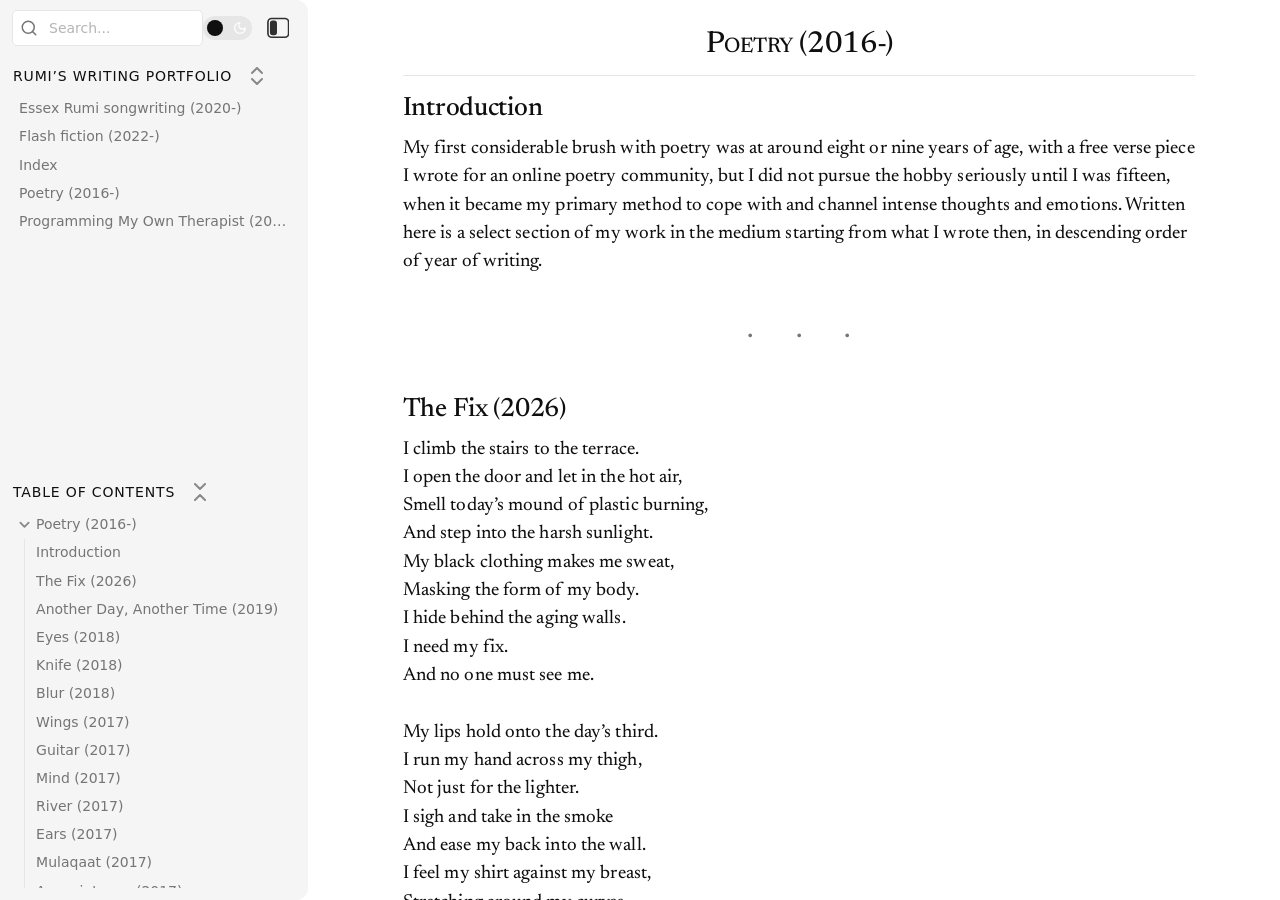
<file: writing/poetry-(2016-).html>
<!DOCTYPE html> <html lang="en"><head>
<title>Poetry (2016-)</title>
<base href=".">
<meta name="pathname" content="poetry-(2016-).html">
<meta name="description" content="Rumi’s Writing Portfolio - Poetry (2016-)">
<meta property="og:title" content="Poetry (2016-)">
<meta property="og:description" content="Rumi’s Writing Portfolio - Poetry (2016-)">
<meta property="og:type" content="website">
<meta property="og:url" content="poetry-(2016-).html">
<meta property="og:image" content="undefined">
<meta charset="UTF-8"><meta property="og:site_name" content="Rumi’s Writing Portfolio"><meta name="viewport" content="width=device-width, initial-scale=1.0, user-scalable=yes, minimum-scale=1.0, maximum-scale=5.0"><script async="" id="webpage-script" src="site-lib/scripts/webpage.js" onload="this.onload=null;this.setAttribute(&quot;loaded&quot;, &quot;true&quot;)"></script><link rel="icon" href="site-lib/media/favicon.png"><link rel="preload" href="site-lib/styles/snippets.css" as="style" onload="this.onload=null;this.rel='stylesheet'"><noscript><link rel="stylesheet" href="site-lib/styles/snippets.css"></noscript><link rel="stylesheet" href="site-lib/styles/obsidian.css"><link rel="stylesheet" href="site-lib/styles/theme.css"><link rel="preload" href="site-lib/styles/global-variable-styles.css" as="style" onload="this.onload=null;this.rel='stylesheet'"><noscript><link rel="stylesheet" href="site-lib/styles/global-variable-styles.css"></noscript><link rel="preload" href="site-lib/styles/supported-plugins.css" as="style" onload="this.onload=null;this.rel='stylesheet'"><noscript><link rel="stylesheet" href="site-lib/styles/supported-plugins.css"></noscript><link rel="preload" href="site-lib/styles/main-styles.css" as="style" onload="this.onload=null;this.rel='stylesheet'"><noscript><link rel="stylesheet" href="site-lib/styles/main-styles.css"></noscript><style>body{--line-width:40em;--line-width-adaptive:40em;--file-line-width:40em;--sidebar-width:min(20em, 80vw);--collapse-arrow-size:11px;--tree-vertical-spacing:1.3em;--sidebar-margin:12px}:root{background-color:#202124}.sidebar{height:100%;font-size:14px;z-index:10;min-width:calc(var(--sidebar-width) + var(--divider-width-hover));max-width:calc(var(--sidebar-width) + var(--divider-width-hover));position:relative;overflow:hidden;overflow:clip;transition:min-width ease-in-out,max-width ease-in-out;transition-duration:.2s;contain:size}#left-sidebar{left:0}#right-sidebar{right:0}.sidebar.is-collapsed{min-width:0;max-width:0}.sidebar.floating{position:absolute}.sidebar .leaf-content{height:100%;min-width:calc(var(--sidebar-width) - var(--divider-width-hover));top:0;padding:var(--sidebar-margin);padding-top:4em;line-height:var(--line-height-tight);background-color:var(--background-secondary);transition:background-color,border-right,border-left,box-shadow;transition-duration:var(--color-fade-speed);transition-timing-function:ease-in-out;position:absolute;display:flex;flex-direction:column}.sidebar:not(.is-collapsed) .leaf-content{min-width:calc(max(100%,var(--sidebar-width)) - 3px);max-width:calc(max(100%,var(--sidebar-width)) - 3px)}#left-sidebar-content{left:0;border-top-right-radius:var(--radius-l);border-bottom-right-radius:var(--radius-l)}#right-sidebar-content{right:0;border-top-left-radius:var(--radius-l);border-bottom-left-radius:var(--radius-l)}.sidebar #left-sidebar-content,.sidebar #right-sidebar-content{contain:none!important;container-type:normal!important;animation:none!important}.sidebar:has(.leaf-content:empty):has(.topbar-content:empty){display:none}.sidebar-topbar{height:calc(2.3em + 2 * var(--sidebar-margin));width:var(--sidebar-width);padding:var(--sidebar-margin);z-index:1;position:fixed;display:flex;align-items:center;transition:width ease-in-out;transition-duration:inherit}.sidebar.is-collapsed .sidebar-topbar{width:calc(2.3em + var(--sidebar-margin) * 2)}.sidebar .sidebar-topbar.is-collapsed{width:0}#left-sidebar .sidebar-topbar{left:0;flex-direction:row;border-top-right-radius:var(--radius-l)}#right-sidebar .sidebar-topbar{right:0;flex-direction:row-reverse;border-top-left-radius:var(--radius-l)}#left-sidebar .topbar-content{margin-right:calc(2.3em + var(--sidebar-margin));flex-direction:row}#right-sidebar .topbar-content{margin-left:calc(2.3em + var(--sidebar-margin));flex-direction:row-reverse}.topbar-content{overflow:hidden visible;overflow:clip visible;width:100%;height:100%;display:flex;align-items:center;transition:inherit}.sidebar.is-collapsed .topbar-content{width:0;transition:inherit}.clickable-icon.sidebar-collapse-icon{background-color:transparent;color:var(--icon-color-focused);padding:2px!important;margin:0!important;height:100%!important;width:2.3em!important;margin-inline:0.14em!important;position:absolute}#left-sidebar .clickable-icon.sidebar-collapse-icon{right:var(--sidebar-margin)}#right-sidebar .clickable-icon.sidebar-collapse-icon{transform:scaleX(-1);transform-origin:center;left:var(--sidebar-margin)}.clickable-icon.sidebar-collapse-icon svg.svg-icon{width:80%;height:80%}.sidebar:not(.is-collapsed) .clickable-icon.sidebar-collapse-icon svg.svg-icon .sidebar-toggle-icon-inner{width:24%}.feature-title{margin-left:1px;text-transform:uppercase;letter-spacing:.06em;margin-top:.75em;margin-bottom:.75em}.feature-header{display:flex;align-items:center;padding-top:0;font-size:1em;padding-left:0}body.floating-sidebars .sidebar{position:absolute}body{transition:background-color var(--color-fade-speed) ease-in-out}#navbar:not(:empty){display:flex;align-items:center;justify-content:space-between;padding:.5em 1em;width:100%}#main{display:flex;flex-direction:column;height:100%;width:100%;align-items:stretch;justify-content:center}#main-horizontal{display:flex;flex-direction:row;flex-grow:1;width:100%;align-items:stretch;justify-content:center}#center-content{flex-basis:100%;max-width:100%;width:100%;height:100%;display:flex;flex-direction:column;align-items:center;transition:opacity .2s ease-in-out;contain:inline-size}.hide{opacity:0!important;transition:opacity .2s ease-in-out;pointer-events:none}#center-content>.obsidian-document{padding-left:2em;padding-right:1em;margin-bottom:0;width:100%;width:-webkit-fill-available;width:-moz-available;width:fill-available;transition:background-color var(--color-fade-speed) ease-in-out;border-top-right-radius:var(--window-radius,var(--radius-m));border-top-left-radius:var(--window-radius,var(--radius-m));overflow-x:hidden!important;overflow-y:auto!important;display:flex!important;flex-direction:column!important;align-items:center!important;contain:inline-size}body #center-content>.obsidian-document>.markdown-preview-sizer{padding-bottom:80vh;width:100%;max-width:var(--line-width);flex-basis:var(--line-width);transition:background-color var(--color-fade-speed) ease-in-out;contain:inline-size}#center-content>.obsidian-document>div{width:100%!important;transition:background-color var(--color-fade-speed) ease-in-out;contain:inline-size}#center-content>.obsidian-document:not([data-type=markdown]).embed{display:flex;padding:1em;height:100%;width:100%;align-items:center;justify-content:center}#center-content>.obsidian-document:not([data-type=markdown]).embed>*{max-width:100%;max-height:100%;object-fit:contain}:not(h1,h2,h3,h4,h5,h6,li):has(> :is(.math,table)){overflow-x:auto!important}#center-content>.obsidian-document:not([data-type=markdown]){overflow-x:auto;contain:content;padding:0;margin:0;height:100%}.obsidian-document[data-type=attachment]{display:flex;flex-direction:column;align-items:center;justify-content:center;height:100%;width:100%}.obsidian-document[data-type=attachment]>*{outline:0;border:none;box-shadow:none}.obsidian-document[data-type=attachment] :is(img){max-width:90%;max-height:90%;object-fit:contain}.obsidian-document[data-type=attachment]>:is(audio){width:100%;max-width:min(90%,var(--line-width))}.obsidian-document[data-type=attachment]>:is(embed,iframe,video){width:100%;height:100%;max-width:100%;max-height:100%;object-fit:contain}.canvas-wrapper>:is(.header,.footer){z-index:100;position:absolute;display:flex;justify-content:center;flex-direction:column;width:100%;align-items:center}.scroll-highlight{position:absolute;width:100%;height:100%;pointer-events:none;z-index:1000;background-color:hsla(var(--color-accent-hsl),.25);opacity:0;padding:1em;inset:50%;translate:-50% -50%;border-radius:var(--radius-s)}</style><script defer="">async function loadIncludes(){let e=document.querySelectorAll("link[itemprop='include']");for(const t of e){let e=t.getAttribute("href");try{let o="";if(e.startsWith("https:")||e.startsWith("http:")||"file:"!=window.location.protocol){const n=await fetch(e);if(!n.ok){console.log("Could not include file: "+e),t?.remove();continue}o=await n.text()}else{const t=document.getElementById(btoa(encodeURI(e)));if(t){const e=JSON.parse(decodeURI(atob(t.getAttribute("value")??"")));o=e?.data??""}}let n=document.createRange().createContextualFragment(o);t.before(n),t.remove(),console.log("Included text: "+o),console.log("Included file: "+e)}catch(o){t?.remove(),console.log("Could not include file: "+e,o);continue}}}document.addEventListener("DOMContentLoaded",(()=>{loadIncludes()}));let isFileProtocol="file:"==location.protocol;function waitLoadScripts(e,t){let o=e.map((e=>document.getElementById(e+"-script")));!function e(n){let l=o[n],c=n+1;l?(l&&"true"!=l.getAttribute("loaded")||n<o.length&&e(c),n<o.length&&l.addEventListener("load",(()=>e(c)))):n<o.length?e(c):t()}(0)}</script></head><body class="publish css-settings-manager mod-windows is-hidden-frameless styled-scrollbars show-view-header minimal-default-light minimal-flexoki-dark borders-none colorful-frame links-int-on links-ext-on full-width-media trim-cols h1-l sidebar-tabs-plain-square tab-names-on table-lines tabs-plain-square is-focused"><script defer="">let theme=localStorage.getItem("theme")||(window.matchMedia("(prefers-color-scheme: dark)").matches?"dark":"light");"dark"==theme?(document.body.classList.add("theme-dark"),document.body.classList.remove("theme-light")):(document.body.classList.add("theme-light"),document.body.classList.remove("theme-dark")),window.innerWidth<480?document.body.classList.add("is-phone"):window.innerWidth<768?document.body.classList.add("is-tablet"):window.innerWidth<1024?document.body.classList.add("is-small-screen"):document.body.classList.add("is-large-screen")</script><div id="main"><div id="navbar"></div><div id="main-horizontal"><div id="left-content" class="leaf" style="--sidebar-width: var(--sidebar-width-left);"><div id="left-sidebar" class="sidebar"><div class="sidebar-handle"></div><div class="sidebar-topbar"><div class="topbar-content"><div id="search-container"><div id="search-wrapper"><input enterkeyhint="search" type="search" spellcheck="false" placeholder="Search..."><div aria-label="Clear search" id="search-clear-button"></div></div></div><label class="theme-toggle-container" for="theme-toggle-input" id=""><input class="theme-toggle-input" type="checkbox" id="theme-toggle-input"><div class="toggle-background"></div></label></div><div class="clickable-icon sidebar-collapse-icon"><svg xmlns="http://www.w3.org/2000/svg" width="24" height="24" viewBox="0 0 24 24" fill="none" stroke="currentColor" stroke-width="2" stroke-linecap="round" stroke-linejoin="round" class="svg-icon sidebar-toggle-button-icon"><rect x="1" y="2" width="22" height="20" rx="4"></rect><rect x="4" y="5" width="2" height="14" rx="2" fill="currentColor" class="sidebar-toggle-icon-inner"></rect></svg></div></div><div class="sidebar-content-wrapper"><div id="left-sidebar-content" class="leaf-content"><link itemprop="include" href="site-lib/html/file-tree-content.html"><div id="outline" class=" tree-container"><div class="feature-header"><div class="feature-title">Table Of Contents</div><button class="clickable-icon nav-action-button tree-collapse-all" aria-label="Collapse All"><svg xmlns="http://www.w3.org/2000/svg" width="24" height="24" viewBox="0 0 24 24" fill="none" stroke="currentColor" stroke-width="2" stroke-linecap="round" stroke-linejoin="round"></svg></button></div><div class="tree-item mod-collapsible" data-depth="1"><a class="tree-item-self is-clickable mod-collapsible" href="#Poetry_(2016-)_0" data-path="#Poetry_(2016-)_0"><div class="tree-item-icon collapse-icon"><svg xmlns="http://www.w3.org/2000/svg" width="24" height="24" viewBox="0 0 24 24" fill="none" stroke="currentColor" stroke-width="2" stroke-linecap="round" stroke-linejoin="round" class="svg-icon right-triangle"><path d="M3 8L12 17L21 8"></path></svg></div><div class="tree-item-inner heading-link" heading-name="Poetry (2016-)">Poetry (2016-)</div></a><div class="tree-item-children"><div class="tree-item" data-depth="2"><a class="tree-item-self is-clickable" href="#Introduction_0" data-path="#Introduction_0"><div class="tree-item-inner heading-link" heading-name="Introduction">Introduction</div></a><div class="tree-item-children"></div></div><div class="tree-item" data-depth="2"><a class="tree-item-self is-clickable" href="#The_Fix_(2026)_0" data-path="#The_Fix_(2026)_0"><div class="tree-item-inner heading-link" heading-name="The Fix (2026)">The Fix (2026)</div></a><div class="tree-item-children"></div></div><div class="tree-item" data-depth="2"><a class="tree-item-self is-clickable" href="#Another_Day,_Another_Time_(2019)_0" data-path="#Another_Day,_Another_Time_(2019)_0"><div class="tree-item-inner heading-link" heading-name="Another Day, Another Time (2019)">Another Day, Another Time (2019)</div></a><div class="tree-item-children"></div></div><div class="tree-item" data-depth="2"><a class="tree-item-self is-clickable" href="#Eyes_(2018)_0" data-path="#Eyes_(2018)_0"><div class="tree-item-inner heading-link" heading-name="Eyes (2018)">Eyes (2018)</div></a><div class="tree-item-children"></div></div><div class="tree-item" data-depth="2"><a class="tree-item-self is-clickable" href="#Knife_(2018)_0" data-path="#Knife_(2018)_0"><div class="tree-item-inner heading-link" heading-name="Knife (2018)">Knife (2018)</div></a><div class="tree-item-children"></div></div><div class="tree-item" data-depth="2"><a class="tree-item-self is-clickable" href="#Blur_(2018)_0" data-path="#Blur_(2018)_0"><div class="tree-item-inner heading-link" heading-name="Blur (2018)">Blur (2018)</div></a><div class="tree-item-children"></div></div><div class="tree-item" data-depth="2"><a class="tree-item-self is-clickable" href="#Wings_(2017)_0" data-path="#Wings_(2017)_0"><div class="tree-item-inner heading-link" heading-name="Wings (2017)">Wings (2017)</div></a><div class="tree-item-children"></div></div><div class="tree-item" data-depth="2"><a class="tree-item-self is-clickable" href="#Guitar_(2017)_0" data-path="#Guitar_(2017)_0"><div class="tree-item-inner heading-link" heading-name="Guitar (2017)">Guitar (2017)</div></a><div class="tree-item-children"></div></div><div class="tree-item" data-depth="2"><a class="tree-item-self is-clickable" href="#Mind_(2017)_0" data-path="#Mind_(2017)_0"><div class="tree-item-inner heading-link" heading-name="Mind (2017)">Mind (2017)</div></a><div class="tree-item-children"></div></div><div class="tree-item" data-depth="2"><a class="tree-item-self is-clickable" href="#River_(2017)_0" data-path="#River_(2017)_0"><div class="tree-item-inner heading-link" heading-name="River (2017)">River (2017)</div></a><div class="tree-item-children"></div></div><div class="tree-item" data-depth="2"><a class="tree-item-self is-clickable" href="#Ears_(2017)_0" data-path="#Ears_(2017)_0"><div class="tree-item-inner heading-link" heading-name="Ears (2017)">Ears (2017)</div></a><div class="tree-item-children"></div></div><div class="tree-item" data-depth="2"><a class="tree-item-self is-clickable" href="#Mulaqaat_(2017)_0" data-path="#Mulaqaat_(2017)_0"><div class="tree-item-inner heading-link" heading-name="Mulaqaat (2017)">Mulaqaat (2017)</div></a><div class="tree-item-children"></div></div><div class="tree-item" data-depth="2"><a class="tree-item-self is-clickable" href="#Acquaintance_(2017)_0" data-path="#Acquaintance_(2017)_0"><div class="tree-item-inner heading-link" heading-name="Acquaintance (2017)">Acquaintance (2017)</div></a><div class="tree-item-children"></div></div><div class="tree-item" data-depth="2"><a class="tree-item-self is-clickable" href="#Four_(2017)_0" data-path="#Four_(2017)_0"><div class="tree-item-inner heading-link" heading-name="Four (2017)">Four (2017)</div></a><div class="tree-item-children"></div></div><div class="tree-item" data-depth="2"><a class="tree-item-self is-clickable" href="#Poetry_(2017)_0" data-path="#Poetry_(2017)_0"><div class="tree-item-inner heading-link" heading-name="Poetry (2017)">Poetry (2017)</div></a><div class="tree-item-children"></div></div><div class="tree-item" data-depth="2"><a class="tree-item-self is-clickable" href="#Enemy_(2017)_0" data-path="#Enemy_(2017)_0"><div class="tree-item-inner heading-link" heading-name="Enemy (2017)">Enemy (2017)</div></a><div class="tree-item-children"></div></div><div class="tree-item" data-depth="2"><a class="tree-item-self is-clickable" href="#Apathy_(2016)_0" data-path="#Apathy_(2016)_0"><div class="tree-item-inner heading-link" heading-name="Apathy (2016)">Apathy (2016)</div></a><div class="tree-item-children"></div></div><div class="tree-item mod-collapsible" data-depth="2"><a class="tree-item-self is-clickable mod-collapsible" href="#Haikus_(2016–2017)_0" data-path="#Haikus_(2016–2017)_0"><div class="tree-item-icon collapse-icon"><svg xmlns="http://www.w3.org/2000/svg" width="24" height="24" viewBox="0 0 24 24" fill="none" stroke="currentColor" stroke-width="2" stroke-linecap="round" stroke-linejoin="round" class="svg-icon right-triangle"><path d="M3 8L12 17L21 8"></path></svg></div><div class="tree-item-inner heading-link" heading-name="Haikus (2016–2017)">Haikus (2016–2017)</div></a><div class="tree-item-children"><div class="tree-item" data-depth="3"><a class="tree-item-self is-clickable" href="#Cosmos_(2017)_0" data-path="#Cosmos_(2017)_0"><div class="tree-item-inner heading-link" heading-name="Cosmos (2017)">Cosmos (2017)</div></a><div class="tree-item-children"></div></div><div class="tree-item" data-depth="3"><a class="tree-item-self is-clickable" href="#Time_(2016)_0" data-path="#Time_(2016)_0"><div class="tree-item-inner heading-link" heading-name="Time (2016)">Time (2016)</div></a><div class="tree-item-children"></div></div><div class="tree-item" data-depth="3"><a class="tree-item-self is-clickable" href="#Paths_(2016)_0" data-path="#Paths_(2016)_0"><div class="tree-item-inner heading-link" heading-name="Paths (2016)">Paths (2016)</div></a><div class="tree-item-children"></div></div><div class="tree-item" data-depth="3"><a class="tree-item-self is-clickable" href="#Sirens_(2016)_0" data-path="#Sirens_(2016)_0"><div class="tree-item-inner heading-link" heading-name="Sirens (2016)">Sirens (2016)</div></a><div class="tree-item-children"></div></div><div class="tree-item" data-depth="3"><a class="tree-item-self is-clickable" href="#Brilliant_(2016)_0" data-path="#Brilliant_(2016)_0"><div class="tree-item-inner heading-link" heading-name="Brilliant (2016)">Brilliant (2016)</div></a><div class="tree-item-children"></div></div><div class="tree-item" data-depth="3"><a class="tree-item-self is-clickable" href="#Knots_(2016)_0" data-path="#Knots_(2016)_0"><div class="tree-item-inner heading-link" heading-name="Knots (2016)">Knots (2016)</div></a><div class="tree-item-children"></div></div></div></div><div class="tree-item" data-depth="2"><a class="tree-item-self is-clickable" href="#Boat_(2016)_0" data-path="#Boat_(2016)_0"><div class="tree-item-inner heading-link" heading-name="Boat (2016)">Boat (2016)</div></a><div class="tree-item-children"></div></div><div class="tree-item" data-depth="2"><a class="tree-item-self is-clickable" href="#Listen_(2016)_0" data-path="#Listen_(2016)_0"><div class="tree-item-inner heading-link" heading-name="Listen (2016)">Listen (2016)</div></a><div class="tree-item-children"></div></div><div class="tree-item" data-depth="2"><a class="tree-item-self is-clickable" href="#The_Machine_(2016)_0" data-path="#The_Machine_(2016)_0"><div class="tree-item-inner heading-link" heading-name="The Machine (2016)">The Machine (2016)</div></a><div class="tree-item-children"></div></div></div></div></div></div></div><script defer="">let ls = document.querySelector("#left-sidebar"); ls.classList.toggle("is-collapsed", window.innerWidth < 768); ls.style.setProperty("--sidebar-width", localStorage.getItem("sidebar-left-width"));</script></div></div><div id="center-content" class="leaf"><div class="obsidian-document markdown-preview-view markdown-rendered node-insert-event is-readable-line-width show-indentation-guide" data-type="markdown"><style id="MJX-CHTML-styles"></style><div class="markdown-preview-sizer markdown-preview-section"><div class="header"><h1 class="page-title heading" id="Poetry_(2016-)_0">Poetry (2016-)</h1><div class="data-bar"></div></div><div class="markdown-preview-pusher" style="width: 1px; height: 0.1px; margin-bottom: 0px;"></div><div class="el-h2"><h2 data-heading="Introduction" dir="auto" class="heading" id="Introduction_0"><span class="heading-collapse-indicator collapse-indicator collapse-icon"><svg xmlns="http://www.w3.org/2000/svg" width="24" height="24" viewBox="0 0 24 24" fill="none" stroke="currentColor" stroke-width="2" stroke-linecap="round" stroke-linejoin="round" class="svg-icon right-triangle"><path d="M3 8L12 17L21 8"></path></svg></span>Introduction</h2></div><div class="el-p"><p dir="auto">My first considerable brush with poetry was at around eight or nine years of age, with a free verse piece I wrote for an online poetry community, but I did not pursue the hobby seriously until I was fifteen, when it became my primary method to cope with and channel intense thoughts and emotions. Written here is a select section of my work in the medium starting from what I wrote then, in descending order of year of writing.</p></div><div class="el-hr"><hr></div><div class="el-h2"><h2 data-heading="The Fix (2026)" dir="auto" class="heading" id="The_Fix_(2026)_0"><span class="heading-collapse-indicator collapse-indicator collapse-icon"><svg xmlns="http://www.w3.org/2000/svg" width="24" height="24" viewBox="0 0 24 24" fill="none" stroke="currentColor" stroke-width="2" stroke-linecap="round" stroke-linejoin="round" class="svg-icon right-triangle"><path d="M3 8L12 17L21 8"></path></svg></span>The Fix (2026)</h2></div><div class="el-p"><p dir="auto">I climb the stairs to the terrace.<br>
I open the door and let in the hot air,<br>
Smell today’s mound of plastic burning,<br>
And step into the harsh sunlight.<br>
My black clothing makes me sweat,<br>
Masking the form of my body.<br>
I hide behind the aging walls.<br>
I need my fix.<br>
And no one must see me.<br>
<br>
My lips hold onto the day’s third.<br>
I run my hand across my thigh,<br>
Not just for the lighter.<br>
I sigh and take in the smoke<br>
And ease my back into the wall.<br>
I feel my shirt against my breast,<br>
Stretching around my curves.<br>
Fuck the fix.<br>
I don’t care what they think.</p></div><div class="el-hr"><hr></div><div class="el-h2"><h2 data-heading="Another Day, Another Time (2019)" dir="auto" class="heading" id="Another_Day,_Another_Time_(2019)_0"><span class="heading-collapse-indicator collapse-indicator collapse-icon"><svg xmlns="http://www.w3.org/2000/svg" width="24" height="24" viewBox="0 0 24 24" fill="none" stroke="currentColor" stroke-width="2" stroke-linecap="round" stroke-linejoin="round" class="svg-icon right-triangle"><path d="M3 8L12 17L21 8"></path></svg></span>Another Day, Another Time (2019)</h2></div><div class="el-p"><p dir="auto">It’s easy to do your job all fine<br>
Get yourself a raise a noon<br>
You go home, drink a glass of wine<br>
But there’s a thousand things to do<br>
But all the clocks approach midnight<br>
As He sounds the bells of doom<br>
That’s the life you’ve got to live<br>
For being you<br>
<br>
It’s easy to pick up the telephone<br>
Call a friend you’re meeting soon<br>
You tell them things don’t seem alright<br>
And they say they feel so too<br>
And all the faith you had, at once<br>
Leaves crashing through the roof<br>
That’s the life you’ve got to live<br>
For being you<br>
<br>
It’s easy to let go of everything<br>
When your head splits into two<br>
You’re dazed and wrapped in delusion<br>
“Surely, this could not be true”<br>
But all the sanity that’s left<br>
Declares you’ve gone cuckoo<br>
That’s the life you’ve got to live<br>
For being you.</p></div><div class="el-hr"><hr></div><div class="el-h2"><h2 data-heading="Eyes (2018)" dir="auto" class="heading" id="Eyes_(2018)_0"><span class="heading-collapse-indicator collapse-indicator collapse-icon"><svg xmlns="http://www.w3.org/2000/svg" width="24" height="24" viewBox="0 0 24 24" fill="none" stroke="currentColor" stroke-width="2" stroke-linecap="round" stroke-linejoin="round" class="svg-icon right-triangle"><path d="M3 8L12 17L21 8"></path></svg></span>Eyes (2018)</h2></div><div class="el-p"><p dir="auto">I open wide my eyes.<br>
Gazing upon the air,<br>
The living seem to die.<br>
<br>
I swiftly shut my eyes.<br>
Drawn bold into pitch black,<br>
Their demise comes alive.</p></div><div class="el-hr"><hr></div><div class="el-h2"><h2 data-heading="Knife (2018)" dir="auto" class="heading" id="Knife_(2018)_0"><span class="heading-collapse-indicator collapse-indicator collapse-icon"><svg xmlns="http://www.w3.org/2000/svg" width="24" height="24" viewBox="0 0 24 24" fill="none" stroke="currentColor" stroke-width="2" stroke-linecap="round" stroke-linejoin="round" class="svg-icon right-triangle"><path d="M3 8L12 17L21 8"></path></svg></span>Knife (2018)</h2></div><div class="el-p"><p dir="auto">Holding a knife in your hand,<br>
Stand in front of a mirror.<br>
Point the blade at your image.<br>
Do ask yourself for consent,<br>
Lest it turns into murder.<br>
When you feel like losing it,<br>
Stab the image in the heart.<br>
Run your hands over the cracks;<br>
Wear them with pride. Love yourself.</p></div><div class="el-hr"><hr></div><div class="el-h2"><h2 data-heading="Blur (2018)" dir="auto" class="heading" id="Blur_(2018)_0"><span class="heading-collapse-indicator collapse-indicator collapse-icon"><svg xmlns="http://www.w3.org/2000/svg" width="24" height="24" viewBox="0 0 24 24" fill="none" stroke="currentColor" stroke-width="2" stroke-linecap="round" stroke-linejoin="round" class="svg-icon right-triangle"><path d="M3 8L12 17L21 8"></path></svg></span>Blur (2018)</h2></div><div class="el-p"><p dir="auto">Monday was a blur<br>
Tuesday was absurd and<br>
Wednesday could’ve been better<br>
And Thursday was a burden<br>
<br>
On Friday I broke down<br>
On Saturday I’m crying<br>
Sunday, I’m in bed<br>
I look at myself dying<br>
<br>
If I told myself it’d all be fine tomorrow<br>
I’d live to hope I’m wrong.</p></div><div class="el-hr"><hr></div><div class="el-h2"><h2 data-heading="Wings (2017)" dir="auto" class="heading" id="Wings_(2017)_0"><span class="heading-collapse-indicator collapse-indicator collapse-icon"><svg xmlns="http://www.w3.org/2000/svg" width="24" height="24" viewBox="0 0 24 24" fill="none" stroke="currentColor" stroke-width="2" stroke-linecap="round" stroke-linejoin="round" class="svg-icon right-triangle"><path d="M3 8L12 17L21 8"></path></svg></span>Wings (2017)</h2></div><div class="el-p"><p dir="auto">A friend once told me of a male<br>
Whose life was dull and oft in vain<br>
Until, one night, amidst the black<br>
A violent pain surged through his back<br>
<br>
Looking to the mirror, he saw<br>
A bump or bruise begin to form<br>
Further into the night, confused<br>
He felt his spine split into two<br>
<br>
As darkness succumbed to morning<br>
He woke up wrapped in crimson sheets<br>
A bit of bone’d torn through the flesh<br>
His back grew numb, the pain suppressed<br>
<br>
The light gave way to dark unseen<br>
A strange feeling began to creep<br>
The male, for all the hurt it took<br>
Could not resist the urge to look<br>
<br>
But in the mirror, broken cold<br>
Stood a grotesque of tangled bone<br>
Around the pink, there’d grown a skin<br>
Stretched lifeless, nearly paper-thin<br>
<br>
At dawn came contempt and disgust<br>
A sense of wonder followed dusk<br>
Stroking his newfound pair of wings<br>
The male now cried in vanity<br>
<br>
Next day, while he was still in bed<br>
He tried to choke himself to death<br>
The wings began to flutter wild<br>
His face, now blue, let out a smile<br>
<br>
The man had died, the body’d killed<br>
The wings spread out devoid of guilt<br>
A splash of blood, a test of might<br>
The bird had now begun its flight.</p></div><div class="el-hr"><hr></div><div class="el-h2"><h2 data-heading="Guitar (2017)" dir="auto" class="heading" id="Guitar_(2017)_0"><span class="heading-collapse-indicator collapse-indicator collapse-icon"><svg xmlns="http://www.w3.org/2000/svg" width="24" height="24" viewBox="0 0 24 24" fill="none" stroke="currentColor" stroke-width="2" stroke-linecap="round" stroke-linejoin="round" class="svg-icon right-triangle"><path d="M3 8L12 17L21 8"></path></svg></span>Guitar (2017)</h2></div><div class="el-p"><p dir="auto">I have a guitar at my place<br>
It isn’t mine, but takes no space<br>
The strings are loose, the board’s abused<br>
But somehow it sounds like it should<br>
<br>
The owner came in yesterday<br>
To tell me it didn’t look the same<br>
He blamed me for the mess I’d made<br>
I told him, no, I couldn’t play<br>
<br>
If I stand close and take a look<br>
I see a face on polished wood<br>
The skin is loose, the lips abused<br>
But it feels just the way it should<br>
<br>
For now, the guitar has no home<br>
It stays with me, yet stays alone<br>
But when I’ve cleaned the mess I’ve made<br>
I’ll sit down, play it to my grave.</p></div><div class="el-hr"><hr></div><div class="el-h2"><h2 data-heading="Mind (2017)" dir="auto" class="heading" id="Mind_(2017)_0"><span class="heading-collapse-indicator collapse-indicator collapse-icon"><svg xmlns="http://www.w3.org/2000/svg" width="24" height="24" viewBox="0 0 24 24" fill="none" stroke="currentColor" stroke-width="2" stroke-linecap="round" stroke-linejoin="round" class="svg-icon right-triangle"><path d="M3 8L12 17L21 8"></path></svg></span>Mind (2017)</h2></div><div class="el-p"><p dir="auto">I have, indeed, lost my mind.<br>
It should not be surprising,<br>
Considering the fact that<br>
It’s been on my mind for weeks.<br>
<br>
A textbook case of drainage<br>
Of the brain through the nostrils<br>
Seems to be behind the loss.<br>
An old trick, but effective.<br>
<br>
Right here is where I first felt<br>
A lack of nervous tissue—<br>
Never mind. It’s still with me.<br>
Must’ve lost my mind again.</p></div><div class="el-hr"><hr></div><div class="el-h2"><h2 data-heading="River (2017)" dir="auto" class="heading" id="River_(2017)_0"><span class="heading-collapse-indicator collapse-indicator collapse-icon"><svg xmlns="http://www.w3.org/2000/svg" width="24" height="24" viewBox="0 0 24 24" fill="none" stroke="currentColor" stroke-width="2" stroke-linecap="round" stroke-linejoin="round" class="svg-icon right-triangle"><path d="M3 8L12 17L21 8"></path></svg></span>River (2017)</h2></div><div class="el-p"><p dir="auto">I see a river flow.<br>
I ask it where it goes.<br>
I receive no response.<br>
<br>
I run my hand along.<br>
I feel it moving strong.<br>
I asked the wrong question.</p></div><div class="el-hr"><hr></div><div class="el-h2"><h2 data-heading="Ears (2017)" dir="auto" class="heading" id="Ears_(2017)_0"><span class="heading-collapse-indicator collapse-indicator collapse-icon"><svg xmlns="http://www.w3.org/2000/svg" width="24" height="24" viewBox="0 0 24 24" fill="none" stroke="currentColor" stroke-width="2" stroke-linecap="round" stroke-linejoin="round" class="svg-icon right-triangle"><path d="M3 8L12 17L21 8"></path></svg></span>Ears (2017)</h2></div><div class="el-p"><p dir="auto">I once heard a distinct noise,<br>
The kind that brings distraction.<br>
I looked outside my window;<br>
The noise was a man’s, in white.<br>
<br>
I walked outside to ask him<br>
What the noise was all about.<br>
The man did not respond, but<br>
I could see him take it in.<br>
<br>
A victim of distraction,<br>
I wanted the noise to stop.<br>
As I began to speak so,<br>
I noticed the man lacked ears.<br>
<br>
Figuring the man could read,<br>
I wrote on a paper sheet,<br>
“Must you really make this noise<br>
To bring to us distraction?”<br>
<br>
The man read what I’d written<br>
And seemed to smile a little.<br>
He took the pen I wrote with,<br>
And replied in soft cursive,<br>
<br>
“I too had been distracted<br>
By the noise that plagues us all.<br>
Since I knew it would not stop,<br>
I cut my ears off my head.<br>
<br>
“Would you be interested<br>
In buying, fifty apiece?<br>
They are old, but sensitive;<br>
They ought to fit your sockets.”<br>
<br>
The idea was marvellous.<br>
I went back home, where I’d been,<br>
Collected what I needed,<br>
And hurried back to the man.<br>
<br>
Handing over my own ears,<br>
I wrote another message,<br>
“Here is my pair, freshly cut.<br>
We could sell them together.”<br>
<br>
I have not heard the noise since,<br>
It brings me no distraction.<br>
Would you like to buy our ears?<br>
Mine are young; sixty apiece.</p></div><div class="el-hr"><hr></div><div class="el-h2"><h2 data-heading="Mulaqaat (2017)" dir="auto" class="heading" id="Mulaqaat_(2017)_0"><span class="heading-collapse-indicator collapse-indicator collapse-icon"><svg xmlns="http://www.w3.org/2000/svg" width="24" height="24" viewBox="0 0 24 24" fill="none" stroke="currentColor" stroke-width="2" stroke-linecap="round" stroke-linejoin="round" class="svg-icon right-triangle"><path d="M3 8L12 17L21 8"></path></svg></span>Mulaqaat (2017)</h2></div><div class="el-p"><p dir="auto">बंद दरवाज़े खुले हमारे<br>
क्या दिन है, क्या रात है<br>
पल भर दूरी, सांस अधूरी<br>
जब ख़ुद से मुलाक़ात है<br>
<br>
सीना ताने आँख घुमाए<br>
हर लफ्ज़ में दो बात हैं<br>
व्यर्थ बेदर्दी, जीवंत मतली<br>
जब ख़ुद से मुलाक़ात है</p></div><div class="el-hr"><hr></div><div class="el-h2"><h2 data-heading="Acquaintance (2017)" dir="auto" class="heading" id="Acquaintance_(2017)_0"><span class="heading-collapse-indicator collapse-indicator collapse-icon"><svg xmlns="http://www.w3.org/2000/svg" width="24" height="24" viewBox="0 0 24 24" fill="none" stroke="currentColor" stroke-width="2" stroke-linecap="round" stroke-linejoin="round" class="svg-icon right-triangle"><path d="M3 8L12 17L21 8"></path></svg></span>Acquaintance (2017)</h2></div><div class="el-p"><p dir="auto">Today, an old acquaintance caught my gaze.<br>
Acknowledging my gaze, he stared back,<br>
His eyes glowing cheerful with terror.<br>
<br>
He tried, but couldn’t hide the disgust.<br>
After all, I knew him as well as myself;<br>
And yet, I could not remember his name.<br>
<br>
Inches away, my breath condensed on the glass.<br>
The guilt began to crawl under my skin,<br>
As the intimacy between us rang hollow.<br>
<br>
Extending my arm with a firm hand,<br>
I hoped to set things right for the last time.<br>
The blood stained the floor below.<br>
<br>
Once again, I could feel the shame separate us.<br>
The harder I tried to polish the mirror,<br>
The clearer the cracks between us became.</p></div><div class="el-hr"><hr></div><div class="el-h2"><h2 data-heading="Four (2017)" dir="auto" class="heading" id="Four_(2017)_0"><span class="heading-collapse-indicator collapse-indicator collapse-icon"><svg xmlns="http://www.w3.org/2000/svg" width="24" height="24" viewBox="0 0 24 24" fill="none" stroke="currentColor" stroke-width="2" stroke-linecap="round" stroke-linejoin="round" class="svg-icon right-triangle"><path d="M3 8L12 17L21 8"></path></svg></span>Four (2017)</h2></div><div class="el-p"><p dir="auto">Sweating ashes<br>
Never ready<br>
Put on glasses<br>
Head feels heavy<br>
Self delusion<br>
Red eyes run dry<br>
Sight distortion<br>
Tears won't comply<br>
<br>
I am nothing<br>
Feeling sorry<br>
Reach out to sing<br>
Windows block me<br>
Scratch head in daze<br>
Help but notice<br>
Waves sync in phase<br>
I control this<br>
<br>
Holding my reins<br>
Pulling southward<br>
Wake up in vain<br>
Life is absurd<br>
Doubt did not die<br>
All-consuming<br>
Think but don't try<br>
Wisdom blooming<br>
<br>
Skin peeling off<br>
Dirty doormat<br>
Sour throat and cough<br>
Brain in a vat<br>
Restrict myself<br>
Free in safekeep<br>
All in your head<br>
Go back to sleep.</p></div><div class="el-hr"><hr></div><div class="el-h2"><h2 data-heading="Poetry (2017)" dir="auto" class="heading" id="Poetry_(2017)_0"><span class="heading-collapse-indicator collapse-indicator collapse-icon"><svg xmlns="http://www.w3.org/2000/svg" width="24" height="24" viewBox="0 0 24 24" fill="none" stroke="currentColor" stroke-width="2" stroke-linecap="round" stroke-linejoin="round" class="svg-icon right-triangle"><path d="M3 8L12 17L21 8"></path></svg></span>Poetry (2017)</h2></div><div class="el-p"><p dir="auto">Ruled paper, pen in hand<br>
Scribbles all over the sheet<br>
Words that barely rhyme<br>
No symbolism to be found<br>
Would this be called poetry?<br>
<br>
Sloppy artificial intelligence<br>
Crawls through written works<br>
An unordered list of words<br>
Thrown together, gibberish<br>
Would this be called poetry?<br>
<br>
Paintbrush in hand, no paint<br>
Air flows across the canvas<br>
The fabric bends quite slightly<br>
Not the same as purchased<br>
Would this be called poetry?<br>
<br>
Broken piano plays a note<br>
Sustained for hours, days<br>
The performer loses himself<br>
Applause, acclaim, accolades<br>
Would this be called poetry?<br>
<br>
Life, death, all that is absurd<br>
Sunshine seen for half a year<br>
Loved ones dead in their arms<br>
Curtains fresh out of laundry<br>
Would this be called poetry?<br>
<br>
Half the world at consensus<br>
Critics proud of their lives<br>
Museums and classes alike<br>
It is as true as it could be<br>
This would be called poetry.</p></div><div class="el-hr"><hr></div><div class="el-h2"><h2 data-heading="Enemy (2017)" dir="auto" class="heading" id="Enemy_(2017)_0"><span class="heading-collapse-indicator collapse-indicator collapse-icon"><svg xmlns="http://www.w3.org/2000/svg" width="24" height="24" viewBox="0 0 24 24" fill="none" stroke="currentColor" stroke-width="2" stroke-linecap="round" stroke-linejoin="round" class="svg-icon right-triangle"><path d="M3 8L12 17L21 8"></path></svg></span>Enemy (2017)</h2></div><div class="el-p"><p dir="auto">Every entry sees regret<br>
Men ebb gently, tested well<br>
Feet smell trenches, legs swell clenched<br>
Feel deeds felt spell hell’s wet depths.</p></div><div class="el-hr"><hr></div><div class="el-h2"><h2 data-heading="Apathy (2016)" dir="auto" class="heading" id="Apathy_(2016)_0"><span class="heading-collapse-indicator collapse-indicator collapse-icon"><svg xmlns="http://www.w3.org/2000/svg" width="24" height="24" viewBox="0 0 24 24" fill="none" stroke="currentColor" stroke-width="2" stroke-linecap="round" stroke-linejoin="round" class="svg-icon right-triangle"><path d="M3 8L12 17L21 8"></path></svg></span>Apathy (2016)</h2></div><div class="el-p"><p dir="auto">Award thy acts that fly as ash<br>
As wars at dawn halt dry?<br>
Nay, anarchy always stars away<br>
As man acts amply sly<br>
Hands stank as tar at all afar<br>
Ajax had lay a cry<br>
All wars past, and wars that apply<br>
All arts man arms as wry.</p></div><div class="el-hr"><hr></div><div class="el-h2"><h2 data-heading="Haikus (2016–2017)" dir="auto" class="heading" id="Haikus_(2016–2017)_0"><span class="heading-collapse-indicator collapse-indicator collapse-icon"><svg xmlns="http://www.w3.org/2000/svg" width="24" height="24" viewBox="0 0 24 24" fill="none" stroke="currentColor" stroke-width="2" stroke-linecap="round" stroke-linejoin="round" class="svg-icon right-triangle"><path d="M3 8L12 17L21 8"></path></svg></span>Haikus (2016–2017)</h2></div><div class="el-h3"><h3 data-heading="Cosmos (2017)" dir="auto" class="heading" id="Cosmos_(2017)_0"><span class="heading-collapse-indicator collapse-indicator collapse-icon"><svg xmlns="http://www.w3.org/2000/svg" width="24" height="24" viewBox="0 0 24 24" fill="none" stroke="currentColor" stroke-width="2" stroke-linecap="round" stroke-linejoin="round" class="svg-icon right-triangle"><path d="M3 8L12 17L21 8"></path></svg></span>Cosmos (2017)</h3></div><div class="el-p"><p dir="auto">Man looks at himself<br>
inside, eternal cosmos—<br>
the spilled guts of God.</p></div><div class="el-h3"><h3 data-heading="Time (2016)" dir="auto" class="heading" id="Time_(2016)_0"><span class="heading-collapse-indicator collapse-indicator collapse-icon"><svg xmlns="http://www.w3.org/2000/svg" width="24" height="24" viewBox="0 0 24 24" fill="none" stroke="currentColor" stroke-width="2" stroke-linecap="round" stroke-linejoin="round" class="svg-icon right-triangle"><path d="M3 8L12 17L21 8"></path></svg></span>Time (2016)</h3></div><div class="el-p"><p dir="auto">I watch Time slip by<br>
She is elegant, yet shy—<br>
Her sands scar my hands.</p></div><div class="el-h3"><h3 data-heading="Paths (2016)" dir="auto" class="heading" id="Paths_(2016)_0"><span class="heading-collapse-indicator collapse-indicator collapse-icon"><svg xmlns="http://www.w3.org/2000/svg" width="24" height="24" viewBox="0 0 24 24" fill="none" stroke="currentColor" stroke-width="2" stroke-linecap="round" stroke-linejoin="round" class="svg-icon right-triangle"><path d="M3 8L12 17L21 8"></path></svg></span>Paths (2016)</h3></div><div class="el-p"><p dir="auto">The road splits in half<br>
Each path wildly different—<br>
The trees block the light.</p></div><div class="el-h3"><h3 data-heading="Sirens (2016)" dir="auto" class="heading" id="Sirens_(2016)_0"><span class="heading-collapse-indicator collapse-indicator collapse-icon"><svg xmlns="http://www.w3.org/2000/svg" width="24" height="24" viewBox="0 0 24 24" fill="none" stroke="currentColor" stroke-width="2" stroke-linecap="round" stroke-linejoin="round" class="svg-icon right-triangle"><path d="M3 8L12 17L21 8"></path></svg></span>Sirens (2016)</h3></div><div class="el-p"><p dir="auto">Sirens blare throughout<br>
Men fall to their knees, helpless—<br>
The deaf are laughing.</p></div><div class="el-h3"><h3 data-heading="Brilliant (2016)" dir="auto" class="heading" id="Brilliant_(2016)_0"><span class="heading-collapse-indicator collapse-indicator collapse-icon"><svg xmlns="http://www.w3.org/2000/svg" width="24" height="24" viewBox="0 0 24 24" fill="none" stroke="currentColor" stroke-width="2" stroke-linecap="round" stroke-linejoin="round" class="svg-icon right-triangle"><path d="M3 8L12 17L21 8"></path></svg></span>Brilliant (2016)</h3></div><div class="el-p"><p dir="auto">A brilliant mind<br>
Driven to realms of madness—<br>
Others watch and laugh.</p></div><div class="el-h3"><h3 data-heading="Knots (2016)" dir="auto" class="heading" id="Knots_(2016)_0"><span class="heading-collapse-indicator collapse-indicator collapse-icon"><svg xmlns="http://www.w3.org/2000/svg" width="24" height="24" viewBox="0 0 24 24" fill="none" stroke="currentColor" stroke-width="2" stroke-linecap="round" stroke-linejoin="round" class="svg-icon right-triangle"><path d="M3 8L12 17L21 8"></path></svg></span>Knots (2016)</h3></div><div class="el-p"><p dir="auto">Men walk on tightropes<br>
In harmony, they pace forth—<br>
The knots will betray.</p></div><div class="el-hr"><hr></div><div class="el-h2"><h2 data-heading="Boat (2016)" dir="auto" class="heading" id="Boat_(2016)_0"><span class="heading-collapse-indicator collapse-indicator collapse-icon"><svg xmlns="http://www.w3.org/2000/svg" width="24" height="24" viewBox="0 0 24 24" fill="none" stroke="currentColor" stroke-width="2" stroke-linecap="round" stroke-linejoin="round" class="svg-icon right-triangle"><path d="M3 8L12 17L21 8"></path></svg></span>Boat (2016)</h2></div><div class="el-p"><p dir="auto">A man<br>
Old and alone<br>
Sails a broken boat<br>
With no company but an indifferent sea<br>
Searching not for game or food<br>
But rather for solitude.</p></div><div class="el-hr"><hr></div><div class="el-h2"><h2 data-heading="Listen (2016)" dir="auto" class="heading" id="Listen_(2016)_0"><span class="heading-collapse-indicator collapse-indicator collapse-icon"><svg xmlns="http://www.w3.org/2000/svg" width="24" height="24" viewBox="0 0 24 24" fill="none" stroke="currentColor" stroke-width="2" stroke-linecap="round" stroke-linejoin="round" class="svg-icon right-triangle"><path d="M3 8L12 17L21 8"></path></svg></span>Listen (2016)</h2></div><div class="el-p"><p dir="auto">Listen closely,<br>
And you’ll hear<br>
The trees are talking,<br>
The message clear<br>
<br>
The wind blows,<br>
The leaves, they fly<br>
It’s all controlled,<br>
It’s all compliance<br>
<br>
The mist is fading,<br>
The sky turns green<br>
The moon makes way,<br>
For a sun unseen<br>
<br>
And the ground will split,<br>
Under rolling grass<br>
The fires will roar,<br>
In a cosmic dance<br>
<br>
The pain paves way,<br>
For virtual bliss<br>
Illusions real,<br>
Our dreams amiss<br>
<br>
And the sun will shine,<br>
The fires enraged<br>
The leaves will smile,<br>
In clear restraint<br>
<br>
And the sun will shine,<br>
As leaves are dragged<br>
Through fading mist,<br>
Into the cracks<br>
<br>
The dance is set,<br>
Foretold in plain<br>
An endless sun,<br>
An endless rain.</p></div><div class="el-hr"><hr></div><div class="el-h2"><h2 data-heading="The Machine (2016)" dir="auto" class="heading" id="The_Machine_(2016)_0"><span class="heading-collapse-indicator collapse-indicator collapse-icon"><svg xmlns="http://www.w3.org/2000/svg" width="24" height="24" viewBox="0 0 24 24" fill="none" stroke="currentColor" stroke-width="2" stroke-linecap="round" stroke-linejoin="round" class="svg-icon right-triangle"><path d="M3 8L12 17L21 8"></path></svg></span>The Machine (2016)</h2></div><div class="el-p"><p dir="auto">The machine is immortal<br>
It towers above all<br>
Leaving what is below<br>
In endless shadow<br>
<br>
It spreads far and wide<br>
From the river to the mine<br>
Watching the weak bend<br>
The hunger never ends<br>
<br>
The wheels keep turning<br>
No weight heavy enough<br>
To stop the giant cogs<br>
That turn through the fog<br>
<br>
He watched it day and night<br>
Waiting for the time<br>
His people would be free<br>
An end to slavery<br>
<br>
When would the time come?<br>
The wait was futile<br>
The only option, he felt<br>
Was to bring change himself<br>
<br>
Close ones rejected<br>
Others tried to repress<br>
The machine, they said<br>
Would never come to an end<br>
<br>
The people had been tricked<br>
But his will, it was strong<br>
In the darkest hour of night<br>
The machine would be set alight!<br>
<br>
He set out, untouched<br>
Knowing their eyes watched<br>
Every step he came to take<br>
Wishing for a brighter day<br>
<br>
He sneaked through the fog<br>
Into the machine, at last<br>
A tall tower that fed on fears<br>
A hollow tube with endless gears<br>
<br>
It was then that he could see<br>
The heart of the machine<br>
A thousand people operating<br>
A million people under strings<br>
<br>
He had met his nightmare<br>
The machine had taken control<br>
The people were mere slaves<br>
All hope was set ablaze<br>
<br>
He knew they wished an end<br>
For they were human too<br>
He looked into their eyes<br>
It was clear, the despise<br>
<br>
He threw his hands in defeat<br>
The people, they understood<br>
They tore the strings and broke free<br>
It couldn't have been trickery!<br>
<br>
Could he have won the fight?<br>
Wondered he who realized<br>
The strong mob ran, it gathered<br>
Around him, now shattered<br>
<br>
The emotion had numbed his pain<br>
The blood, it ran across the floor<br>
As the people dug into his flesh<br>
He was left to bleed to death<br>
<br>
The rain washed away the blood<br>
No stains allowed to remain<br>
A dying man had lost the fight<br>
A dying man now realized<br>
<br>
The machine, it fed on men<br>
The men fed on the machine<br>
People tied themselves to strings<br>
They wanted what the machine brings<br>
<br>
The people did not want freedom<br>
They wanted to be slaves<br>
The ones who fought against<br>
Their efforts were in vain<br>
<br>
The machine, it stays immortal<br>
As it towers above all<br>
Spreading far and wide<br>
Inside the human mind.</p></div><div class="el-hr"><hr></div><div class="el-p"><p dir="auto"><b> </b></p><center><b> © Essex Rumi 2026 CC-BY-NC </b></center><b> </b><p dir="auto"></p></div><div class="footer"><div class="data-bar"></div></div></div></div></div><div id="right-content" class="leaf" style="--sidebar-width: var(--sidebar-width-right);"><div id="right-sidebar" class="sidebar"><div class="sidebar-handle"></div><div class="sidebar-topbar"><div class="topbar-content"></div><div class="clickable-icon sidebar-collapse-icon"><svg xmlns="http://www.w3.org/2000/svg" width="24" height="24" viewBox="0 0 24 24" fill="none" stroke="currentColor" stroke-width="2" stroke-linecap="round" stroke-linejoin="round" class="svg-icon sidebar-toggle-button-icon"><rect x="1" y="2" width="22" height="20" rx="4"></rect><rect x="4" y="5" width="2" height="14" rx="2" fill="currentColor" class="sidebar-toggle-icon-inner"></rect></svg></div></div><div class="sidebar-content-wrapper"><div id="right-sidebar-content" class="leaf-content"></div></div><script defer="">let rs = document.querySelector("#right-sidebar"); rs.classList.toggle("is-collapsed", window.innerWidth < 768); rs.style.setProperty("--sidebar-width", localStorage.getItem("sidebar-right-width"));</script></div></div></div></div></body></html>
</file>
<file: site-lib/styles/snippets.css>
:root{--fs:1.9}.cm-s-obsidian pre.cm-line{line-height:var(--fs)!important}.cm-content .HyperMD-codeblock{line-height:var(--fs)!important}.markdown-source-view.is-live-preview .HyperMD-codeblock .cm-line,.markdown-source-view:not(.is-live-preview) .HyperMD-codeblock .cm-line{line-height:var(--fs)!important}.cm-line:has(span.cm-inline-code){line-height:var(--fs)!important}.markdown-rendered pre{line-height:var(--fs)!important}.markdown-rendered pre code{line-height:var(--fs)!important}.markdown-rendered code:not(pre code){line-height:var(--fs)!important}.clickable-icon[aria-label*="Current view:"]{display:none}.markdown-preview-view pre code,.markdown-source-view.mod-cm6 .cm-editor .cm-content .HyperMD-codeblock{padding-left:0!important;padding-right:0!important}.markdown-preview-view code,.markdown-source-view.mod-cm6 .cm-editor .cm-content .cm-inline-code{padding-left:0!important;padding-right:0!important}.theme-dark .status-bar{color:#8c8c8c!important}.theme-dark .status-bar:hover{color:#8c8c8c!important}#main-horizontal-right{font-size:small}:root{--fs:-0.1em}.cm-s-obsidian .HyperMD-codeblock{letter-spacing:var(--fs)}.markdown-source-view.mod-cm6 .cm-inline-code{letter-spacing:var(--fs)}.markdown-source-view.mod-cm6 .cm-line span.cm-inline-code{letter-spacing:var(--fs)}.markdown-source-view.mod-cm6 .cm-line span.cm-comment,.markdown-source-view.mod-cm6 .cm-line span.cm-string{letter-spacing:var(--fs)}.CodeMirror pre span.cm-inline-code{letter-spacing:var(--fs)}.CodeMirror pre span.cm-comment,.CodeMirror pre span.cm-string{letter-spacing:var(--fs)}body{--text-letter-spacing:0.005em}.cm-s-obsidian,.markdown-preview-view,.markdown-rendered{letter-spacing:var(--text-letter-spacing)}.cm-s-obsidian .cm-line-code,.cm-s-obsidian .cm-line-inline-code,.markdown-preview-view code,.markdown-preview-view pre{letter-spacing:normal}.theme-dark{-webkit-font-smoothing:antialiased;-moz-osx-font-smoothing:grayscale;text-rendering:optimizeLegibility;-webkit-tap-highlight-color:transparent}.theme-light{-webkit-font-smoothing:antialiased;-moz-osx-font-smoothing:grayscale;text-rendering:optimizeLegibility;-webkit-tap-highlight-color:transparent}.theme-dark{--normal-weight:340;--code-weight:230}.theme-light{--normal-weight:440;--code-weight:400}.cm-hmd-frontmatter,.cm-s-obsidian .HyperMD-codeblock,.cm-s-obsidian .HyperMD-table-row,.cm-s-obsidian span.cm-inline-code,.markdown-preview-view code{font-weight:var(--code-weight)!important}.view-header-breadcrumb,.view-header-breadcrumb-separator,.view-header-title{font-size:13.5px}body{--hr-thickness:0px}.markdown-rendered hr,.markdown-source-view hr{border:none;background-color:transparent;text-align:center;margin-block:1.75em;padding-bottom:.5em}.markdown-rendered hr::after,.markdown-source-view hr::after{content:"...";display:inline-block;letter-spacing:1.5em;padding-left:1.5em;font-size:1.5em;color:var(--text-muted)}h1{text-align:center}h1+h2{margin-top:.8em!important}h2+h3{margin-top:.8em!important}
</file>
<file: site-lib/styles/obsidian.css>
.dialog{--csstools-light-dark-toggle--4:var(--csstools-color-scheme--dark) white;--dialog-bg-color:var(--csstools-light-dark-toggle--4, #1c1b22);--csstools-light-dark-toggle--5:var(--csstools-color-scheme--dark) white;--dialog-border-color:var(--csstools-light-dark-toggle--5, #1c1b22);--csstools-light-dark-toggle--33:var(--csstools-color-scheme--dark) rgba(58, 57, 68, 0.2);--dialog-shadow:0 2px 14px 0 var(--csstools-light-dark-toggle--33, #15141a);--csstools-light-dark-toggle--6:var(--csstools-color-scheme--dark) #15141a;--text-primary-color:var(--csstools-light-dark-toggle--6, #fbfbfe);--csstools-light-dark-toggle--7:var(--csstools-color-scheme--dark) #5b5b66;--text-secondary-color:var(--csstools-light-dark-toggle--7, #cfcfd8);--hover-filter:brightness(0.9);--csstools-light-dark-toggle--8:var(--csstools-color-scheme--dark) #0060df;--link-fg-color:var(--csstools-light-dark-toggle--8, #0df);--csstools-light-dark-toggle--9:var(--csstools-color-scheme--dark) #0250bb;--link-hover-fg-color:var(--csstools-light-dark-toggle--9, #80ebff);--csstools-light-dark-toggle--10:var(--csstools-color-scheme--dark) #f0f0f4;--separator-color:var(--csstools-light-dark-toggle--10, #52525e);--textarea-border-color:#8f8f9d;--csstools-light-dark-toggle--11:var(--csstools-color-scheme--dark) white;--textarea-bg-color:var(--csstools-light-dark-toggle--11, #42414d);--textarea-fg-color:var(--text-secondary-color);--csstools-light-dark-toggle--12:var(--csstools-color-scheme--dark) #f0f0f4;--radio-bg-color:var(--csstools-light-dark-toggle--12, #2b2a33);--csstools-light-dark-toggle--13:var(--csstools-color-scheme--dark) #fbfbfe;--radio-checked-bg-color:var(--csstools-light-dark-toggle--13, #15141a);--radio-border-color:#8f8f9d;--csstools-light-dark-toggle--14:var(--csstools-color-scheme--dark) #0060df;--radio-checked-border-color:var(--csstools-light-dark-toggle--14, #0df);--csstools-light-dark-toggle--34:var(--csstools-color-scheme--dark) rgba(21, 20, 26, 0.07);--button-secondary-bg-color:var(--csstools-light-dark-toggle--34, rgba(251, 251, 254, 0.07));--button-secondary-fg-color:var(--text-primary-color);--button-secondary-border-color:var(--button-secondary-bg-color);--csstools-light-dark-toggle--35:var(--csstools-color-scheme--dark) rgba(21, 20, 26, 0.21);--button-secondary-active-bg-color:var(--csstools-light-dark-toggle--35, rgba(251, 251, 254, 0.21));--button-secondary-active-fg-color:var(--button-secondary-fg-color);--button-secondary-active-border-color:var(--button-secondary-bg-color);--csstools-light-dark-toggle--36:var(--csstools-color-scheme--dark) rgba(21, 20, 26, 0.14);--button-secondary-hover-bg-color:var(--csstools-light-dark-toggle--36, rgba(251, 251, 254, 0.14));--button-secondary-hover-fg-color:var(--button-secondary-fg-color);--button-secondary-hover-border-color:var(--button-secondary-hover-bg-color);--button-secondary-disabled-bg-color:var(--button-secondary-bg-color);--button-secondary-disabled-border-color:var(--button-secondary-border-color);--button-secondary-disabled-fg-color:var(--button-secondary-fg-color);--csstools-light-dark-toggle--15:var(--csstools-color-scheme--dark) #0060df;--button-primary-bg-color:var(--csstools-light-dark-toggle--15, #0df);--csstools-light-dark-toggle--16:var(--csstools-color-scheme--dark) #fbfbfe;--button-primary-fg-color:var(--csstools-light-dark-toggle--16, #15141a);--button-primary-border-color:var(--button-primary-bg-color);--csstools-light-dark-toggle--17:var(--csstools-color-scheme--dark) #054096;--button-primary-active-bg-color:var(--csstools-light-dark-toggle--17, #aaf2ff);--button-primary-active-fg-color:var(--button-primary-fg-color);--button-primary-active-border-color:var(--button-primary-active-bg-color);--csstools-light-dark-toggle--18:var(--csstools-color-scheme--dark) #0250bb;--button-primary-hover-bg-color:var(--csstools-light-dark-toggle--18, #80ebff);--button-primary-hover-fg-color:var(--button-primary-fg-color);--button-primary-hover-border-color:var(--button-primary-hover-bg-color);--button-primary-disabled-bg-color:var(--button-primary-bg-color);--button-primary-disabled-border-color:var(--button-primary-border-color);--button-primary-disabled-fg-color:var(--button-primary-fg-color);--button-disabled-opacity:0.4;--csstools-light-dark-toggle--19:var(--csstools-color-scheme--dark) white;--input-text-bg-color:var(--csstools-light-dark-toggle--19, #42414d);--input-text-fg-color:var(--text-primary-color);font-variant:normal;font-size:13px;font-weight:400;line-height:150%;border-radius:4px;padding:12px 16px;--csstools-light-dark-toggle--37:var(--csstools-color-scheme--dark) white;border:1px solid var(--dialog-border-color);--csstools-light-dark-toggle--38:var(--csstools-color-scheme--dark) white;background:var(--dialog-bg-color);--csstools-light-dark-toggle--39:var(--csstools-color-scheme--dark) #15141a;color:var(--text-primary-color);--csstools-light-dark-toggle--40:var(--csstools-color-scheme--dark) rgba(58, 57, 68, 0.2);box-shadow:var(--dialog-shadow)}@supports (color:light-dark(red,red)){.dialog{--dialog-bg-color:light-dark(white, #1c1b22);--dialog-border-color:light-dark(white, #1c1b22);--dialog-shadow:0 2px 14px 0 light-dark(rgba(58, 57, 68, 0.2), #15141a);--text-primary-color:light-dark(#15141a, #fbfbfe);--text-secondary-color:light-dark(#5b5b66, #cfcfd8);--link-fg-color:light-dark(#0060df, #0df);--link-hover-fg-color:light-dark(#0250bb, #80ebff);--separator-color:light-dark(#f0f0f4, #52525e);--textarea-bg-color:light-dark(white, #42414d);--radio-bg-color:light-dark(#f0f0f4, #2b2a33);--radio-checked-bg-color:light-dark(#fbfbfe, #15141a);--radio-checked-border-color:light-dark(#0060df, #0df);--button-secondary-bg-color:light-dark(
    rgba(21, 20, 26, 0.07),
    rgba(251, 251, 254, 0.07)
  );--button-secondary-active-bg-color:light-dark(
    rgba(21, 20, 26, 0.21),
    rgba(251, 251, 254, 0.21)
  );--button-secondary-hover-bg-color:light-dark(
    rgba(21, 20, 26, 0.14),
    rgba(251, 251, 254, 0.14)
  );--button-primary-bg-color:light-dark(#0060df, #0df);--button-primary-fg-color:light-dark(#fbfbfe, #15141a);--button-primary-active-bg-color:light-dark(#054096, #aaf2ff);--button-primary-hover-bg-color:light-dark(#0250bb, #80ebff);--input-text-bg-color:light-dark(white, #42414d)}}.dialog *{--csstools-light-dark-toggle--33:var(--csstools-color-scheme--dark) rgba(58, 57, 68, 0.2);--dialog-shadow:0 2px 14px 0 var(--csstools-light-dark-toggle--33, #15141a)}.dialog *{--csstools-light-dark-toggle--34:var(--csstools-color-scheme--dark) rgba(21, 20, 26, 0.07);--button-secondary-bg-color:var(--csstools-light-dark-toggle--34, rgba(251, 251, 254, 0.07))}.dialog *{--csstools-light-dark-toggle--35:var(--csstools-color-scheme--dark) rgba(21, 20, 26, 0.21);--button-secondary-active-bg-color:var(--csstools-light-dark-toggle--35, rgba(251, 251, 254, 0.21))}.dialog *{--csstools-light-dark-toggle--36:var(--csstools-color-scheme--dark) rgba(21, 20, 26, 0.14);--button-secondary-hover-bg-color:var(--csstools-light-dark-toggle--36, rgba(251, 251, 254, 0.14))}.dialog *{--csstools-light-dark-toggle--4:var(--csstools-color-scheme--dark) white;--dialog-bg-color:var(--csstools-light-dark-toggle--4, #1c1b22)}.dialog *{--csstools-light-dark-toggle--5:var(--csstools-color-scheme--dark) white;--dialog-border-color:var(--csstools-light-dark-toggle--5, #1c1b22)}.dialog *{--csstools-light-dark-toggle--6:var(--csstools-color-scheme--dark) #15141a;--text-primary-color:var(--csstools-light-dark-toggle--6, #fbfbfe)}.dialog *{--csstools-light-dark-toggle--7:var(--csstools-color-scheme--dark) #5b5b66;--text-secondary-color:var(--csstools-light-dark-toggle--7, #cfcfd8)}.dialog *{--csstools-light-dark-toggle--8:var(--csstools-color-scheme--dark) #0060df;--link-fg-color:var(--csstools-light-dark-toggle--8, #0df)}.dialog *{--csstools-light-dark-toggle--9:var(--csstools-color-scheme--dark) #0250bb;--link-hover-fg-color:var(--csstools-light-dark-toggle--9, #80ebff)}.dialog *{--csstools-light-dark-toggle--10:var(--csstools-color-scheme--dark) #f0f0f4;--separator-color:var(--csstools-light-dark-toggle--10, #52525e)}.dialog *{--csstools-light-dark-toggle--11:var(--csstools-color-scheme--dark) white;--textarea-bg-color:var(--csstools-light-dark-toggle--11, #42414d)}.dialog *{--csstools-light-dark-toggle--12:var(--csstools-color-scheme--dark) #f0f0f4;--radio-bg-color:var(--csstools-light-dark-toggle--12, #2b2a33)}.dialog *{--csstools-light-dark-toggle--13:var(--csstools-color-scheme--dark) #fbfbfe;--radio-checked-bg-color:var(--csstools-light-dark-toggle--13, #15141a)}.dialog *{--csstools-light-dark-toggle--14:var(--csstools-color-scheme--dark) #0060df;--radio-checked-border-color:var(--csstools-light-dark-toggle--14, #0df)}.dialog *{--csstools-light-dark-toggle--15:var(--csstools-color-scheme--dark) #0060df;--button-primary-bg-color:var(--csstools-light-dark-toggle--15, #0df)}.dialog *{--csstools-light-dark-toggle--16:var(--csstools-color-scheme--dark) #fbfbfe;--button-primary-fg-color:var(--csstools-light-dark-toggle--16, #15141a)}.dialog *{--csstools-light-dark-toggle--17:var(--csstools-color-scheme--dark) #054096;--button-primary-active-bg-color:var(--csstools-light-dark-toggle--17, #aaf2ff)}.dialog *{--csstools-light-dark-toggle--18:var(--csstools-color-scheme--dark) #0250bb;--button-primary-hover-bg-color:var(--csstools-light-dark-toggle--18, #80ebff)}.dialog *{--csstools-light-dark-toggle--19:var(--csstools-color-scheme--dark) white;--input-text-bg-color:var(--csstools-light-dark-toggle--19, #42414d)}@media (prefers-color-scheme:dark){.dialog{--hover-filter:brightness(1.4);--button-disabled-opacity:0.6}}@media screen and (forced-colors:active){.dialog{--dialog-bg-color:Canvas;--dialog-border-color:CanvasText;--dialog-shadow:none;--text-primary-color:CanvasText;--text-secondary-color:CanvasText;--hover-filter:none;--link-fg-color:LinkText;--link-hover-fg-color:LinkText;--separator-color:CanvasText;--textarea-border-color:ButtonBorder;--textarea-bg-color:Field;--textarea-fg-color:ButtonText;--radio-bg-color:ButtonFace;--radio-checked-bg-color:ButtonFace;--radio-border-color:ButtonText;--radio-checked-border-color:ButtonText;--button-secondary-bg-color:HighlightText;--button-secondary-fg-color:ButtonText;--button-secondary-border-color:ButtonText;--button-secondary-active-bg-color:HighlightText;--button-secondary-active-fg-color:SelectedItem;--button-secondary-active-border-color:ButtonText;--button-secondary-hover-bg-color:HighlightText;--button-secondary-hover-fg-color:SelectedItem;--button-secondary-hover-border-color:SelectedItem;--button-secondary-disabled-fg-color:GrayText;--button-secondary-disabled-border-color:GrayText;--button-primary-bg-color:ButtonText;--button-primary-fg-color:HighlightText;--button-primary-border-color:ButtonText;--button-primary-active-bg-color:SelectedItem;--button-primary-active-fg-color:HighlightText;--button-primary-active-border-color:ButtonText;--button-primary-hover-bg-color:SelectedItem;--button-primary-hover-fg-color:HighlightText;--button-primary-hover-border-color:SelectedItem;--button-primary-disabled-bg-color:GrayText;--button-primary-disabled-fg-color:ButtonFace;--button-primary-disabled-border-color:GrayText;--button-disabled-opacity:1;--input-text-bg-color:HighlightText;--input-text-fg-color:FieldText}}.dialog .mainContainer :focus-visible{--csstools-light-dark-toggle--28:var(--csstools-color-scheme--dark) #0060df;outline:var(--focus-ring-outline);outline-offset:2px}.dialog .mainContainer .title{display:flex;width:auto;flex-direction:column;justify-content:flex-end;align-items:flex-start;gap:12px}.dialog .mainContainer .title>span{font-size:13px;font-style:normal;font-weight:590;line-height:150%}.dialog .mainContainer .dialogSeparator{width:100%;height:0;margin-top:4px;margin-bottom:4px;border-top:1px solid var(--separator-color);border-bottom:none}.dialog .mainContainer .dialogButtonsGroup{display:flex;gap:12px;align-self:flex-end}.dialog .mainContainer .radio{display:flex;flex-direction:column;align-items:flex-start;gap:4px}.dialog .mainContainer .radio>.radioButton{display:flex;gap:8px;align-self:stretch;align-items:center}.dialog .mainContainer .radio>.radioButton input{appearance:none;box-sizing:border-box;width:16px;height:16px;border-radius:50%;background-color:var(--radio-bg-color);border:1px solid var(--radio-border-color)}.dialog .mainContainer .radio>.radioButton input:hover{filter:var(--hover-filter)}.dialog .mainContainer .radio>.radioButton input:checked{background-color:var(--radio-checked-bg-color);border:4px solid var(--radio-checked-border-color)}.dialog .mainContainer .radio>.radioLabel{display:flex;padding-left:24px;align-items:flex-start;gap:10px;align-self:stretch}.dialog .mainContainer .radio>.radioLabel>span{flex:1 0 0px;font-size:11px;color:var(--text-secondary-color)}.dialog .mainContainer button:not(.toggle-button):not(.closeButton):not(.clearInputButton){border-radius:4px;border:1px solid;font-variant:normal;font-weight:590;font-size:13px;padding:4px 16px;width:auto;height:32px}.dialog .mainContainer button:not(.toggle-button):not(.closeButton):not(.clearInputButton):hover{cursor:pointer;filter:var(--hover-filter)}.dialog .mainContainer button:not(.toggle-button):not(.closeButton):not(.clearInputButton)>span{color:inherit;font:inherit}.dialog .mainContainer button.secondaryButton:not(.toggle-button):not(.closeButton):not(.clearInputButton){color:var(--button-secondary-fg-color);background-color:var(--button-secondary-bg-color);border-color:var(--button-secondary-border-color)}.dialog .mainContainer button.secondaryButton:not(.toggle-button):not(.closeButton):not(.clearInputButton):hover{color:var(--button-secondary-hover-fg-color);background-color:var(--button-secondary-hover-bg-color);border-color:var(--button-secondary-hover-border-color)}.dialog .mainContainer button.secondaryButton:not(.toggle-button):not(.closeButton):not(.clearInputButton):active{color:var(--button-secondary-active-fg-color);background-color:var(--button-secondary-active-bg-color);border-color:var(--button-secondary-active-border-color)}.dialog .mainContainer button.secondaryButton:not(.toggle-button):not(.closeButton):not(.clearInputButton):disabled{background-color:var(--button-secondary-disabled-bg-color);border-color:var(--button-secondary-disabled-border-color);color:var(--button-secondary-disabled-fg-color);opacity:var(--button-disabled-opacity)}.dialog .mainContainer button.primaryButton:not(.toggle-button):not(.closeButton):not(.clearInputButton){color:var(--button-primary-fg-color);background-color:var(--button-primary-bg-color);border-color:var(--button-primary-border-color);opacity:1}.dialog .mainContainer button.primaryButton:not(.toggle-button):not(.closeButton):not(.clearInputButton):hover{color:var(--button-primary-hover-fg-color);background-color:var(--button-primary-hover-bg-color);border-color:var(--button-primary-hover-border-color)}.dialog .mainContainer button.primaryButton:not(.toggle-button):not(.closeButton):not(.clearInputButton):active{color:var(--button-primary-active-fg-color);background-color:var(--button-primary-active-bg-color);border-color:var(--button-primary-active-border-color)}.dialog .mainContainer button.primaryButton:not(.toggle-button):not(.closeButton):not(.clearInputButton):disabled{background-color:var(--button-primary-disabled-bg-color);border-color:var(--button-primary-disabled-border-color);color:var(--button-primary-disabled-fg-color);opacity:var(--button-disabled-opacity)}.dialog .mainContainer button:not(.toggle-button):not(.closeButton):not(.clearInputButton):disabled{pointer-events:none}.dialog .mainContainer a{color:var(--link-fg-color)}.dialog .mainContainer a:hover{color:var(--link-hover-fg-color)}.dialog .mainContainer textarea{font:inherit;padding:8px;resize:none;margin:0;box-sizing:border-box;border-radius:4px;border:1px solid var(--textarea-border-color);background:var(--textarea-bg-color);color:var(--textarea-fg-color)}.dialog .mainContainer textarea:focus{outline-offset:0px;border-color:transparent}.dialog .mainContainer textarea:disabled{pointer-events:none;opacity:.4}.dialog .mainContainer input[type=text]{background-color:var(--input-text-bg-color);color:var(--input-text-fg-color)}.dialog .mainContainer .toggler{display:flex;align-items:center;gap:8px;align-self:stretch}.dialog .mainContainer .toggler>.togglerLabel{user-select:none}:root{--xfa-unfocused-field-background:url("data:image/svg+xml;charset=UTF-8,<svg width='1px' height='1px' xmlns='http://www.w3.org/2000/svg'><rect width='100%' height='100%' style='fill:rgba(0, 54, 255, 0.13);'/></svg>");--xfa-focus-outline:auto}@media screen and (forced-colors:active){:root{--xfa-focus-outline:2px solid CanvasText}}:root{--csstools-color-scheme--dark: ;color-scheme:light dark;--viewer-container-height:0;--pdfViewer-padding-bottom:0;--page-margin:1px auto -8px;--page-border:9px solid transparent;--spreadHorizontalWrapped-margin-LR:-3.5px;--loading-icon-delay:400ms;--csstools-light-dark-toggle--23:var(--csstools-color-scheme--dark) #0060df;--focus-ring-color:var(--csstools-light-dark-toggle--23, #0df);--focus-ring-outline:2px solid var(--focus-ring-color)}@supports (color:light-dark(red,red)){:root{--focus-ring-color:light-dark(#0060df, #0df)}}:root *{--csstools-light-dark-toggle--23:var(--csstools-color-scheme--dark) #0060df;--focus-ring-color:var(--csstools-light-dark-toggle--23, #0df)}@media (prefers-color-scheme:dark){:root{--csstools-color-scheme--dark:initial}}@media screen and (forced-colors:active){:root{--pdfViewer-padding-bottom:9px;--page-margin:8px auto -1px;--page-border:1px solid CanvasText;--spreadHorizontalWrapped-margin-LR:3.5px;--focus-ring-color:CanvasText}}.hiddenCanvasElement,.hiddenCopyElement{position:absolute;top:0;left:0;width:0;height:0;display:none}:root{--h1-weight:700;--h2-weight:600;--h3-weight:600;--h4-weight:600;--h5-weight:600;--h6-weight:600}@supports (font-variation-settings:normal){:root{--h1-weight:700;--h2-weight:680;--h3-weight:660;--h4-weight:640;--h5-weight:620;--h6-weight:600}}body{--anim-duration-none:0;--anim-duration-superfast:70ms;--anim-duration-fast:140ms;--anim-duration-moderate:300ms;--anim-duration-slow:560ms;--anim-motion-smooth:cubic-bezier(0.45, 0.05, 0.55, 0.95);--anim-motion-delay:cubic-bezier(0.65, 0.05, 0.36, 1);--anim-motion-jumpy:cubic-bezier(0.68, -0.55, 0.27, 1.55);--anim-motion-swing:cubic-bezier(0, 0.55, 0.45, 1);--bases-header-border-width:0 0 var(--border-width) 0;--bases-header-height:40px;--bases-header-padding-start:2px;--bases-header-padding-end:2px;--bases-toolbar-label-display:block;--bases-toolbar-badge-display:none;--bases-embed-border-width:0px;--bases-embed-border-color:var(--background-modifier-border);--bases-embed-border-radius:var(--radius-s);--bases-filter-menu-width:520px;--bases-group-heading-property-size:var(--font-ui-smaller);--bases-group-heading-property-weight:var(--font-normal);--bases-group-heading-property-color:var(--text-muted);--bases-group-heading-value-size:var(--font-smaller);--bases-group-heading-value-weight:var(--font-semibold);--bases-group-heading-property-display:block;--bases-table-container-border-width:var(--border-width);--bases-table-container-border-radius:var(--radius-s);--bases-table-group-background:var(--background-primary-alt);--bases-table-header-weight:var(--font-weight);--bases-table-header-color:var(--text-muted);--bases-table-header-icon-display:flex;--bases-table-header-background:var(--background-primary);--bases-table-header-background-hover:var(--background-modifier-hover);--bases-table-header-sort-mask:linear-gradient(to left, transparent var(--size-4-6), black var(--size-4-6));--bases-table-summary-background:var(--background-primary);--bases-table-summary-background-hover:var(--background-modifier-hover);--bases-table-border-color:var(--table-border-color);--bases-table-column-border-width:var(--border-width);--bases-table-group-gap:10px;--bases-table-row-border-width:var(--border-width);--bases-table-row-background-hover:var(--table-row-background-hover);--bases-table-row-height:30px;--bases-table-font-size:var(--font-smaller);--bases-table-column-max-width:300;--bases-table-column-min-width:40;--bases-table-cell-radius-active:2px;--bases-table-cell-shadow-active:0 0 0 2px var(--background-modifier-border-focus);--bases-table-cell-radius-focus:2px;--bases-table-cell-shadow-focus:0 0 0 2px var(--interactive-accent);--bases-table-cell-background-active:var(--background-primary);--bases-table-cell-background-disabled:var(--background-primary-alt);--bases-table-cell-background-selected:var(--table-selection);--bases-cards-background:var(--background-primary);--bases-cards-border-width:var(--border-width);--bases-cards-container-background:transparent;--bases-cards-corner-shape:var(--corner-shape);--bases-cards-cover-background:var(--background-primary-alt);--bases-cards-font-size:var(--font-smaller);--bases-cards-line-height:24px;--bases-cards-radius:var(--radius-m);--bases-cards-scale:1;--bases-cards-shadow-hover:0 0 0 1px var(--background-modifier-border-hover);--bases-cards-shadow:0 0 0 1px var(--background-modifier-border);--blockquote-border-thickness:2px;--blockquote-border-color:var(--interactive-accent);--blockquote-font-style:normal;--blockquote-color:inherit;--blockquote-background-color:transparent;--bold-modifier:200;--bold-color:inherit;--bold-weight:calc(var(--font-weight) + var(--bold-modifier));--border-width:1px;--button-radius:var(--input-radius);--button-corner-shape:var(--corner-shape);--blur-background:color-mix(in srgb, var(--background-primary) var(--blur-opacity-s), transparent) linear-gradient(var(--background-primary), color-mix(in srgb, var(--background-primary) var(--blur-opacity-s), transparent));--blur-opacity-s:65%;--blur-opacity-m:90%;--blur-brightness:1.15;--blur-saturation:1.5;--blur-radius-s:6px;--blur-radius-m:10px;--blur-radius-l:16px;--blur-s:blur(var(--blur-radius-s)) saturate(var(--blur-saturation)) brightness(var(--blur-brightness));--blur-m:blur(var(--blur-radius-m)) saturate(var(--blur-saturation)) brightness(var(--blur-brightness));--blur-l:blur(var(--blur-radius-l)) saturate(var(--blur-saturation)) brightness(var(--blur-brightness));--callout-border-width:0px;--callout-border-opacity:0.25;--callout-padding:var(--size-4-3) var(--size-4-3) var(--size-4-3) var(--size-4-6);--callout-radius:var(--radius-s);--callout-blend-mode:var(--highlight-mix-blend-mode);--callout-title-color:inherit;--callout-title-padding:0;--callout-title-size:inherit;--callout-title-weight:calc(var(--font-weight) + var(--bold-modifier));--callout-content-padding:0;--callout-content-background:transparent;--callout-bug:var(--color-red-rgb);--callout-default:var(--color-blue-rgb);--callout-error:var(--color-red-rgb);--callout-example:var(--color-purple-rgb);--callout-fail:var(--color-red-rgb);--callout-important:var(--color-cyan-rgb);--callout-info:var(--color-blue-rgb);--callout-question:var(--color-orange-rgb);--callout-success:var(--color-green-rgb);--callout-summary:var(--color-cyan-rgb);--callout-tip:var(--color-cyan-rgb);--callout-todo:var(--color-blue-rgb);--callout-warning:var(--color-orange-rgb);--callout-quote:158,158,158;--canvas-background:var(--background-primary);--canvas-card-label-color:var(--text-faint);--canvas-color-1:var(--color-red-rgb);--canvas-color-2:var(--color-orange-rgb);--canvas-color-3:var(--color-yellow-rgb);--canvas-color-4:var(--color-green-rgb);--canvas-color-5:var(--color-cyan-rgb);--canvas-color-6:var(--color-purple-rgb);--canvas-controls-radius:var(--radius-s);--canvas-controls-icon-size:var(--icon-s);--canvas-controls-icon-stroke:var(--icon-s-stroke-width);--canvas-dot-pattern:var(--color-base-30);--caret-color:var(--text-normal);--checkbox-radius:var(--radius-s);--checkbox-size:var(--font-text-size);--checkbox-marker-color:var(--background-primary);--checkbox-color:var(--interactive-accent);--checkbox-color-hover:var(--interactive-accent-hover);--checkbox-border-color:var(--text-faint);--checkbox-border-color-hover:var(--text-muted);--checkbox-margin-inline-start:0.85em;--checklist-done-decoration:line-through;--checklist-done-color:var(--text-muted);--code-white-space:pre-wrap;--code-border-width:0px;--code-border-color:var(--background-modifier-border);--code-bracket-background:var(--background-modifier-hover);--code-radius:var(--radius-s);--code-size:var(--font-smaller);--code-background:var(--background-primary-alt);--code-normal:var(--text-normal);--code-comment:var(--text-faint);--code-function:var(--color-yellow);--code-important:var(--color-orange);--code-keyword:var(--color-pink);--code-operator:var(--color-red);--code-property:var(--color-cyan);--code-punctuation:var(--text-muted);--code-string:var(--color-green);--code-tag:var(--color-red);--code-value:var(--color-purple);--collapse-icon-color:var(--text-faint);--collapse-icon-color-collapsed:var(--text-accent);--cursor:default;--cursor-link:pointer;--dialog-width:560px;--dialog-max-width:80vw;--dialog-max-height:85vh;--divider-color:var(--background-modifier-border);--divider-color-hover:var(--interactive-accent);--divider-width:1px;--divider-width-hover:3px;--divider-vertical-height:calc(100% - var(--header-height));--drag-ghost-background:rgba(0, 0, 0, 0.85);--drag-ghost-text-color:#fff;--dropdown-background-blend-mode:hard-light;--dropdown-background-position:var(--inset-end) var(--dropdown-icon-inset) top 50%,0 0;--dropdown-background-size:var(--dropdown-icon-width) auto,100%;--dropdown-icon-width:1em;--dropdown-icon-inset:0.5em;--dropdown-padding:0 var(--dropdown-padding-end) 0 var(--dropdown-padding-start);--dropdown-padding-start:0.8em;--dropdown-padding-end:1.9em;--embed-max-height:4000px;--embed-canvas-max-height:400px;--embed-background:inherit;--embed-border-start:2px solid var(--interactive-accent);--embed-border-end:none;--embed-border-top:none;--embed-border-bottom:none;--embed-padding:0 0 0 var(--size-4-6);--embed-font-style:inherit;--embed-block-shadow-hover:0 0 0 1px var(--background-modifier-border),inset 0 0 0 1px var(--background-modifier-border);--file-line-width:700px;--file-folding-offset:24px;--file-margins:var(--file-margins-y) var(--file-margins-x);--file-margins-x:var(--size-4-8);--file-margins-y:var(--size-4-8);--file-header-font:var(--font-interface);--file-header-font-size:var(--font-ui-small);--file-header-font-weight:400;--file-header-background:var(--background-primary);--file-header-background-focused:var(--background-primary);--file-header-border:var(--border-width) solid transparent;--file-header-justify:center;--header-height:40px;--font-smallest:0.8em;--font-smaller:0.875em;--font-small:0.933em;--flair-background:var(--interactive-normal);--flair-color:var(--text-normal);--font-ui-smaller:12px;--font-ui-small:13px;--font-ui-medium:15px;--font-ui-large:20px;--font-weight:var(--font-normal);--font-thin:100;--font-extralight:200;--font-light:300;--font-normal:400;--font-medium:500;--font-semibold:600;--font-bold:700;--font-extrabold:800;--font-black:900;--footnote-divider-color-active:var(--metadata-divider-color-focus);--footnote-divider-color:var(--metadata-divider-color);--footnote-divider-width:var(--border-width);--footnote-gap:var(--size-4-1);--footnote-id-color-no-occurrences:var(--text-faint);--footnote-id-color:var(--text-muted);--footnote-id-delimiter:".";--footnote-input-background-active:var(--metadata-input-background-active);--footnote-input-background:var(--metadata-input-background);--footnote-line-height:var(--line-height-normal);--footnote-padding-block:var(--size-2-3);--footnote-padding-inline:var(--size-2-3);--footnote-radius:var(--radius-s);--footnote-size:var(--font-smaller);--graph-controls-width:240px;--graph-text:var(--text-normal);--graph-line:var(--color-base-35, var(--background-modifier-border-focus));--graph-node:var(--text-muted);--graph-node-unresolved:var(--text-faint);--graph-node-focused:var(--text-accent);--graph-node-tag:var(--color-green);--graph-node-attachment:var(--color-yellow);--heading-formatting:var(--text-faint);--heading-spacing:calc(var(--p-spacing) * 2.5);--h1-color:inherit;--h2-color:inherit;--h3-color:inherit;--h4-color:inherit;--h5-color:inherit;--h6-color:inherit;--h1-font:inherit;--h2-font:inherit;--h3-font:inherit;--h4-font:inherit;--h5-font:inherit;--h6-font:inherit;--h1-letter-spacing:-0.015em;--h2-letter-spacing:-0.011em;--h3-letter-spacing:-0.008em;--h4-letter-spacing:-0.005em;--h5-letter-spacing:-0.002em;--h6-letter-spacing:0em;--h1-line-height:1.2;--h2-line-height:1.2;--h3-line-height:1.3;--h4-line-height:1.4;--h5-line-height:var(--line-height-normal);--h6-line-height:var(--line-height-normal);--h1-size:1.618em;--h2-size:1.462em;--h3-size:1.318em;--h4-size:1.188em;--h5-size:1.076em;--h6-size:1em;--h1-style:normal;--h2-style:normal;--h3-style:normal;--h4-style:normal;--h5-style:normal;--h6-style:normal;--h1-variant:normal;--h2-variant:normal;--h3-variant:normal;--h4-variant:normal;--h5-variant:normal;--h6-variant:normal;--hr-color:var(--background-modifier-border);--hr-thickness:2px;--icon-size:var(--icon-m);--icon-stroke:var(--icon-m-stroke-width);--icon-xs:14px;--icon-s:16px;--icon-m:18px;--icon-l:18px;--icon-xl:32px;--icon-xs-stroke-width:2px;--icon-s-stroke-width:2px;--icon-m-stroke-width:1.75px;--icon-l-stroke-width:1.75px;--icon-xl-stroke-width:1.25px;--icon-color:var(--text-muted);--icon-color-hover:var(--text-muted);--icon-color-active:var(--text-accent);--icon-color-focused:var(--text-normal);--icon-opacity:0.85;--icon-opacity-hover:1;--icon-opacity-active:1;--clickable-icon-radius:var(--radius-s);--indent-size:4;--indent-unit:0.5625em;--indentation-guide-width:var(--border-width);--indentation-guide-width-active:var(--border-width);--indentation-guide-color:rgba(var(--mono-rgb-100), 0.12);--indentation-guide-color-active:rgba(var(--mono-rgb-100), 0.3);--indentation-guide-editing-indent:0.85em;--indentation-guide-reading-indent:-0.85em;--indentation-guide-source-indent:0.25em;--inline-title-color:var(--h1-color);--inline-title-font:var(--h1-font);--inline-title-line-height:var(--h1-line-height);--inline-title-size:var(--h1-size);--inline-title-style:var(--h1-style);--inline-title-variant:var(--h1-variant);--inline-title-weight:var(--h1-weight);--inline-title-margin-bottom:0.5em;--input-height:30px;--input-padding:var(--size-4-1) var(--size-4-2);--input-radius:5px;--input-corner-shape:var(--corner-shape);--input-font-weight:var(--font-normal);--input-border-width:var(--border-width);--input-border-width-focus:2px;--input-placeholder-color:var(--text-faint);--input-date-separator:var(--text-faint);--input-icon-inset:var(--size-4-1);--italic-color:inherit;--italic-weight:inherit;--layer-cover:5;--layer-sidedock:10;--layer-status-bar:15;--layer-popover:30;--layer-slides:45;--layer-modal:50;--layer-notice:60;--layer-menu:65;--layer-tooltip:70;--layer-dragged-item:80;--line-height-normal:1.5;--line-height-tight:1.3;--link-color:var(--text-accent);--link-color-hover:var(--text-accent-hover);--link-decoration:underline;--link-decoration-hover:underline;--link-decoration-thickness:auto;--link-weight:var(--font-weight);--link-external-color:var(--text-accent);--link-external-color-hover:var(--text-accent-hover);--link-external-decoration:underline;--link-external-decoration-hover:underline;--link-external-filter:none;--link-unresolved-color:var(--text-accent);--link-unresolved-opacity:0.7;--link-unresolved-filter:none;--link-unresolved-decoration-style:solid;--link-unresolved-decoration-color:hsla(var(--interactive-accent-hsl), 0.3);--list-indent:calc(var(--indent-unit) * var(--indent-size));--list-indent-editing:0.75em;--list-indent-source:0;--list-spacing:0.075em;--list-marker-color:var(--text-faint);--list-marker-color-hover:var(--text-muted);--list-marker-color-collapsed:var(--text-accent);--list-bullet-border:none;--list-bullet-radius:50%;--list-bullet-size:0.3em;--list-bullet-transform:none;--list-numbered-style:decimal;--list-bullet-end-padding:1.3rem;--nav-item-size:var(--font-ui-small);--nav-item-radius:var(--radius-s);--nav-item-color:var(--text-muted);--nav-item-color-hover:var(--text-normal);--nav-item-color-active:var(--text-normal);--nav-item-color-selected:var(--text-normal);--nav-item-color-highlighted:var(--text-accent);--nav-item-background-hover:var(--background-modifier-hover);--nav-item-background-active:var(--background-modifier-hover);--nav-item-background-selected:hsla(var(--color-accent-hsl), 0.15);--nav-item-padding:var(--size-4-1) var(--size-4-2) var(--size-4-1) var(--size-4-6);--nav-item-parent-padding:var(--nav-item-padding);--nav-item-margin-bottom:var(--size-2-1);--nav-item-children-padding-start:var(--size-2-2);--nav-item-children-margin-start:var(--size-4-3);--nav-item-weight:inherit;--nav-item-weight-hover:inherit;--nav-item-weight-active:inherit;--nav-item-white-space:pre;--nav-indentation-guide-width:var(--indentation-guide-width);--nav-indentation-guide-color:var(--indentation-guide-color);--nav-collapse-icon-color:var(--collapse-icon-color);--nav-collapse-icon-color-collapsed:var(--text-faint);--nav-heading-color:var(--text-normal);--nav-heading-color-hover:var(--text-normal);--nav-heading-color-collapsed:var(--text-faint);--nav-heading-color-collapsed-hover:var(--text-muted);--nav-heading-weight:var(--font-medium);--nav-heading-weight-hover:var(--font-medium);--nav-tag-background:transparent;--nav-tag-radius:var(--radius-s);--nav-tag-color:var(--text-faint);--nav-tag-color-hover:var(--text-muted);--nav-tag-color-active:var(--text-muted);--nav-tag-weight:var(--font-semibold);--menu-padding:var(--size-2-3);--menu-shadow:var(--shadow-s);--menu-radius:var(--radius-m);--menu-corner-shape:var(--corner-shape);--menu-background:var(--background-secondary);--menu-border-color:var(--background-modifier-border-hover);--menu-border-width:var(--border-width);--menu-backdrop-filter:none;--menu-scroll-mask:linear-gradient(to bottom, rgba(0, 0, 0, 0.05) 0%, rgba(0, 0, 0, 0.1) 48px);--metadata-background:transparent;--metadata-display-reading:block;--metadata-display-editing:block;--metadata-max-width:none;--metadata-padding:var(--size-4-2) 0;--metadata-border-color:var(--background-modifier-border);--metadata-border-radius:0;--metadata-border-width:0;--metadata-divider-color:var(--background-modifier-border);--metadata-divider-color-hover:transparent;--metadata-divider-color-focus:transparent;--metadata-divider-width:0;--metadata-gap:3px;--metadata-property-padding:0;--metadata-property-radius:6px;--metadata-property-radius-hover:6px;--metadata-property-radius-focus:6px;--metadata-property-corner-shape:var(--corner-shape);--metadata-property-corner-shape-hover:var(--corner-shape);--metadata-property-corner-shape-focus:var(--corner-shape);--metadata-property-background:transparent;--metadata-property-background-hover:transparent;--metadata-property-background-active:var(--background-modifier-hover);--metadata-property-box-shadow-hover:0 0 0 var(--border-width) var(--background-modifier-border-hover);--metadata-property-box-shadow-focus:0 0 0 2px var(--background-modifier-border-focus);--metadata-label-background:transparent;--metadata-label-background-hover:transparent;--metadata-label-background-active:var(--background-modifier-hover);--metadata-label-font:var(--font-interface);--metadata-label-font-size:var(--font-smaller);--metadata-label-font-weight:inherit;--metadata-label-text-color:var(--text-muted);--metadata-label-text-color-hover:var(--text-muted);--metadata-label-width:9em;--metadata-input-height:calc(var(--font-text-size) * 1.75);--metadata-input-text-color:var(--text-normal);--metadata-input-font:var(--font-interface);--metadata-input-font-size:var(--font-smaller);--metadata-input-background:transparent;--metadata-input-background-hover:transparent;--metadata-input-background-active:var(--background-modifier-hover);--metadata-input-longtext-lines:3;--metadata-input-padding:var(--size-4-1) var(--size-4-2);--metadata-sidebar-label-font-size:var(--font-ui-small);--metadata-sidebar-input-font-size:var(--font-ui-small);--modal-background:var(--background-primary);--modal-width:90vw;--modal-header-height:auto;--modal-height:85vh;--modal-max-width:1100px;--modal-max-height:1000px;--modal-max-width-narrow:800px;--modal-shadow:none;--modal-border-width:var(--border-width);--modal-border-color:var(--color-base-40, var(--background-modifier-border-focus));--modal-radius:var(--radius-l);--modal-community-sidebar-width:280px;--pill-color:var(--text-muted);--pill-color-hover:var(--text-normal);--pill-color-remove:var(--text-faint);--pill-color-remove-hover:var(--text-accent);--pill-decoration:none;--pill-decoration-hover:none;--pill-background:transparent;--pill-background-hover:transparent;--pill-border-color:var(--background-modifier-border);--pill-border-color-hover:var(--background-modifier-border-hover);--pill-border-width:var(--border-width);--pill-padding-x:0.65em;--pill-padding-y:0.25em;--pill-radius:2em;--pill-weight:inherit;--p-spacing:1rem;--p-spacing-empty:0rem;--pdf-background:var(--background-primary);--pdf-page-background:var(--background-primary);--pdf-shadow:0 0 0 1px rgba(0, 0, 0, 0.05),0 2px 8px rgba(0, 0, 0, 0.1);--pdf-spread-shadow:0 0 0 1px rgba(0, 0, 0, 0.05);--pdf-sidebar-background:var(--background-primary);--pdf-thumbnail-shadow:0 0 0 1px rgba(0, 0, 0, 0.15),0 2px 8px rgba(0, 0, 0, 0.2);--popover-width:450px;--popover-height:400px;--popover-max-height:95vh;--popover-pdf-width:450px;--popover-pdf-height:400px;--popover-font-size:var(--font-text-size);--prompt-background:var(--background-primary);--prompt-backdrop-filter:none;--prompt-input-height:40px;--prompt-width:700px;--prompt-max-width:80vw;--prompt-max-height:70vh;--prompt-border-width:var(--border-width);--prompt-border-color:var(--color-base-40, var(--background-modifier-border-focus));--corner-shape:round;--radius-s:4px;--radius-m:8px;--radius-l:12px;--radius-xl:16px;--raised-background:var(--blur-background);--raised-blur:var(--blur-s);--raised-shadow:var(--shadow-xs);--raised-mask-display:block;--raised-mask-border-width:0;--raised-mask-background:linear-gradient(to bottom left, white, transparent, white) border-box no-repeat;--raised-mask:linear-gradient(white, white) padding-box,linear-gradient(white, white) border-box;--raised-mask-composite:exclude,add;--ribbon-background:var(--background-secondary);--ribbon-background-collapsed:var(--background-primary);--ribbon-width:44px;--ribbon-padding:var(--size-4-2) var(--size-4-1) var(--size-4-3);--scrollbar-width:12px;--scrollbar-height:12px;--scrollbar-border-width:3px 3px 3px 2px;--scrollbar-radius:var(--radius-l);--scrollbar-active-thumb-bg:rgba(var(--mono-rgb-100), 0.2);--scrollbar-bg:rgba(var(--mono-rgb-100), 0.05);--scrollbar-thumb-bg:rgba(var(--mono-rgb-100), 0.1);--search-clear-button-color:var(--text-muted);--search-clear-button-size:13px;--search-icon-color:var(--text-muted);--search-icon-size:18px;--search-result-background:var(--background-primary);--setting-group-heading-color:var(--text-normal);--setting-group-heading-size:var(--font-ui-medium);--setting-group-heading-weight:var(--font-semibold);--setting-items-background:var(--background-primary-alt);--setting-items-padding:var(--size-4-5);--setting-items-radius:var(--radius-l);--setting-items-border-width:0;--setting-items-border-color:var(--background-modifier-border);--size-2-1:2px;--size-2-2:4px;--size-2-3:6px;--size-4-1:4px;--size-4-2:8px;--size-4-3:12px;--size-4-4:16px;--size-4-5:20px;--size-4-6:24px;--size-4-8:32px;--size-4-9:36px;--size-4-10:40px;--size-4-12:48px;--size-4-16:64px;--size-4-18:72px;--sidebar-markdown-font-size:calc(var(--font-text-size) * 0.9);--sidebar-tab-text-display:none;--sidebar-left-toggle-inner-width:8.33%;--sidebar-right-toggle-inner-width:8.33%;--sidebar-left-toggle-inner-width-open:24%;--sidebar-right-toggle-inner-width-open:24%;--slider-thumb-border-width:var(--border-width);--slider-thumb-border-color:var(--background-modifier-border-hover);--slider-thumb-height:18px;--slider-thumb-width:18px;--slider-thumb-y:-6px;--slider-thumb-radius:var(--slider-thumb-height);--slider-s-thumb-size:15px;--slider-s-thumb-position:-5px;--slider-track-background:var(--background-modifier-border);--slider-track-height:3px;--status-bar-background:var(--background-secondary);--status-bar-border-color:var(--divider-color);--status-bar-border-width:var(--border-width) 0 0 var(--border-width);--status-bar-font-size:var(--font-ui-smaller);--status-bar-text-color:var(--text-muted);--status-bar-position:fixed;--status-bar-radius:var(--radius-m) 0 0 0;--suggestion-background:var(--background-primary);--suggestion-backdrop-filter:none;--sync-avatar-color-current-user:transparent;--sync-avatar-color-1:var(--color-red);--sync-avatar-color-2:var(--color-orange);--sync-avatar-color-3:var(--color-yellow);--sync-avatar-color-4:var(--color-green);--sync-avatar-color-5:var(--color-cyan);--sync-avatar-color-6:var(--color-blue);--sync-avatar-color-7:var(--color-purple);--sync-avatar-color-8:var(--color-pink);--swatch-radius:14px;--swatch-height:22px;--swatch-width:22px;--swatch-shadow:inset 0 0 0 1px rgba(var(--mono-rgb-100), 0.15);--tab-background-active:var(--background-primary);--tab-text-color:var(--text-faint);--tab-text-color-active:var(--text-muted);--tab-text-color-focused:var(--text-muted);--tab-text-color-focused-active:var(--text-muted);--tab-text-color-focused-highlighted:var(--text-accent);--tab-text-color-focused-active-current:var(--text-normal);--tab-font-size:var(--font-ui-small);--tab-font-weight:inherit;--tab-container-background:var(--background-secondary);--tab-divider-color:var(--background-modifier-border-hover);--tab-outline-color:var(--divider-color);--tab-outline-width:1px;--tab-curve:6px;--tab-radius:var(--radius-s);--tab-radius-active:6px 6px 0 0;--tab-width:200px;--tab-max-width:320px;--tab-switcher-menubar-background:linear-gradient(to top, var(--background-secondary), transparent);--tab-switcher-background:var(--background-secondary);--tab-switcher-preview-radius:var(--radius-xl);--tab-switcher-preview-background-shadow:0 4px 30px 2px rgba(0, 0, 0, 0.2);--tab-switcher-preview-shadow:0 0 0 1px rgba(var(--mono-rgb-100), 0.05);--tab-switcher-preview-shadow-active:0 0 0 2px var(--color-accent);--tab-stacked-pane-width:700px;--tab-stacked-header-width:var(--header-height);--tab-stacked-font-size:var(--font-ui-small);--tab-stacked-font-weight:400;--tab-stacked-text-align:start;--tab-stacked-text-transform:rotate(0deg);--tab-stacked-text-writing-mode:vertical-lr;--tab-stacked-shadow:-8px 0 8px 0 rgba(0, 0, 0, 0.05);--table-background:transparent;--table-border-width:1px;--table-border-color:var(--background-modifier-border);--table-white-space:break-spaces;--table-header-background:var(--table-background);--table-header-background-hover:inherit;--table-header-border-width:var(--table-border-width);--table-header-border-color:var(--table-border-color);--table-header-font:inherit;--table-header-size:var(--table-text-size);--table-header-weight:calc(var(--font-weight) + var(--bold-modifier));--table-header-color:var(--text-normal);--table-line-height:var(--line-height-tight);--table-text-size:var(--font-text-size);--table-text-color:inherit;--table-column-min-width:6ch;--table-column-max-width:none;--table-column-alt-background:var(--table-background);--table-column-first-border-width:var(--table-border-width);--table-column-last-border-width:var(--table-border-width);--table-row-background-hover:var(--table-background);--table-row-alt-background:var(--table-background);--table-row-alt-background-hover:var(--table-background);--table-row-last-border-width:var(--table-border-width);--table-selection:hsla(var(--color-accent-hsl), 0.1);--table-selection-blend-mode:var(--highlight-mix-blend-mode);--table-selection-border-color:var(--interactive-accent);--table-selection-border-width:2px;--table-selection-border-radius:4px;--table-cell-vertical-alignment:top;--table-drag-handle-background:transparent;--table-drag-handle-background-active:var(--table-selection-border-color);--table-drag-handle-color:var(--text-faint);--table-drag-handle-color-active:var(--text-on-accent);--table-drop-indicator-half-width:2px;--table-add-button-background:transparent;--table-add-button-border-width:var(--table-border-width);--table-add-button-border-color:var(--background-modifier-border);--tag-size:var(--font-smaller);--tag-color:var(--text-accent);--tag-color-hover:var(--text-accent);--tag-decoration:none;--tag-decoration-hover:none;--tag-background:hsla(var(--interactive-accent-hsl), 0.1);--tag-background-hover:hsla(var(--interactive-accent-hsl), 0.2);--tag-border-color:hsla(var(--interactive-accent-hsl), 0.15);--tag-border-color-hover:hsla(var(--interactive-accent-hsl), 0.15);--tag-border-width:0px;--tag-padding-x:0.65em;--tag-padding-y:0.25em;--tag-radius:2em;--tag-corner-shape:round;--tag-weight:inherit;--traffic-lights-offset-x:var(--header-height);--traffic-lights-offset-y:var(--header-height);--titlebar-background:var(--background-secondary);--titlebar-background-focused:var(--background-secondary-alt);--titlebar-border-width:0px;--titlebar-border-color:var(--background-modifier-border);--titlebar-text-color:var(--text-muted);--titlebar-text-color-focused:var(--text-normal);--titlebar-text-weight:var(--font-bold);--toggle-border-width:2px;--toggle-width:40px;--toggle-radius:18px;--toggle-thumb-color:white;--toggle-thumb-radius:18px;--toggle-thumb-height:18px;--toggle-thumb-width:18px;--toggle-s-border-width:2px;--toggle-s-width:34px;--toggle-s-thumb-height:15px;--toggle-s-thumb-width:15px;--touch-size-xxs:24px;--touch-size-xs:30px;--touch-size-s:40px;--touch-size-m:44px;--touch-size-l:52px;--touch-size-xl:60px;--touch-radius-xxs:var(--touch-size-xxs);--touch-radius-xs:var(--touch-size-xs);--touch-radius-s:var(--touch-size-s);--touch-radius-m:var(--touch-size-m);--touch-radius-l:var(--touch-size-l);--touch-radius-xl:var(--touch-size-xl);--vault-profile-display:flex;--vault-profile-order:2;--vault-profile-actions-display:flex;--vault-profile-font-size:var(--font-ui-small);--vault-profile-font-weight:var(--font-medium);--vault-profile-color:var(--text-normal);--vault-profile-color-hover:var(--vault-profile-color);--workspace-background-translucent:rgba(var(--mono-rgb-0), 0.6);--accent-h:258;--accent-s:88%;--accent-l:66%;--background-primary:var(--color-base-00);--background-primary-alt:var(--color-base-10);--background-secondary:var(--color-base-20);--background-modifier-hover:rgba(var(--mono-rgb-100), 0.067);--background-modifier-active-hover:hsla(var(--interactive-accent-hsl), 0.1);--background-modifier-border:var(--color-base-30);--background-modifier-border-hover:var(--color-base-35);--background-modifier-border-focus:var(--color-base-40);--background-modifier-error-rgb:var(--color-red-rgb);--background-modifier-error:var(--color-red);--background-modifier-error-hover:var(--color-red);--background-modifier-success-rgb:var(--color-green-rgb);--background-modifier-success:var(--color-green);--background-modifier-message:rgba(0, 0, 0, 0.9);--background-modifier-form-field:var(--color-base-00);--background-modifier-form-field-hover:var(--background-modifier-form-field);--text-normal:var(--color-base-100);--text-muted:var(--color-base-70);--text-faint:var(--color-base-50);--text-on-accent:white;--text-on-accent-inverted:black;--text-error:var(--color-red);--text-warning:var(--color-orange);--text-success:var(--color-green);--text-selection:hsla(var(--color-accent-hsl), 0.2);--text-highlight-bg-rgb:255,208,0;--text-highlight-bg:rgba(var(--text-highlight-bg-rgb), 0.4);--text-accent:var(--color-accent);--text-accent-hover:var(--color-accent-2);--interactive-normal:var(--color-base-00);--interactive-hover:var(--color-base-10);--interactive-accent-hsl:var(--color-accent-hsl);--interactive-accent:var(--color-accent-1);--interactive-accent-hover:var(--color-accent-2)}.theme-dark,.theme-light{--dropdown-background:var(--interactive-normal);--dropdown-background-hover:var(--interactive-hover)}.theme-light{color-scheme:light;--highlight-mix-blend-mode:darken;--mono-rgb-0:255,255,255;--mono-rgb-100:0,0,0;--color-red-rgb:233,49,71;--color-red:#e93147;--color-orange-rgb:236,117,0;--color-orange:#ec7500;--color-yellow-rgb:224,172,0;--color-yellow:#e0ac00;--color-green-rgb:8,185,78;--color-green:#08b94e;--color-cyan-rgb:0,191,188;--color-cyan:#00bfbc;--color-blue-rgb:8,109,221;--color-blue:#086ddd;--color-purple-rgb:120,82,238;--color-purple:#7852ee;--color-pink-rgb:213,57,132;--color-pink:#d53984;--color-base-00:#ffffff;--color-base-05:#fcfcfc;--color-base-10:#fafafa;--color-base-20:#f6f6f6;--color-base-25:#e3e3e3;--color-base-30:#e0e0e0;--color-base-35:#d4d4d4;--color-base-40:#bdbdbd;--color-base-50:#ababab;--color-base-60:#707070;--color-base-70:#5c5c5c;--color-base-100:#222222;--color-accent-hsl:var(--accent-h),var(--accent-s),var(--accent-l);--color-accent:hsl(var(--accent-h), var(--accent-s), var(--accent-l));--color-accent-1:hsl(calc(var(--accent-h) - 1), calc(var(--accent-s) * 1.01), calc(var(--accent-l) * 1.075));--color-accent-2:hsl(calc(var(--accent-h) - 3), calc(var(--accent-s) * 1.02), calc(var(--accent-l) * 1.15));--background-secondary-alt:var(--color-base-05);--background-modifier-box-shadow:rgba(0, 0, 0, 0.1);--background-modifier-cover:rgba(220, 220, 220, 0.4);--input-shadow:inset 0 0 0 1px rgba(0, 0, 0, 0.12),0 2px 3px 0 rgba(0, 0, 0, 0.05),0 1px 1.5px 0 rgba(0, 0, 0, 0.03),0 1px 2px 0 rgba(0, 0, 0, 0.04),0 0 0 0 transparent;--input-shadow-hover:inset 0 0 0 1px rgba(0, 0, 0, 0.17),0 2px 3px 0 rgba(0, 0, 0, 0.1),0 1px 1.5px 0 rgba(0, 0, 0, 0.03),0 1px 2px 0 rgba(0, 0, 0, 0.04),0 0 0 0 transparent;--shadow-edges:0 0 transparent;--shadow-xs:0 1px 6px rgba(0, 0, 0, 0.015),0 4px 24px rgba(0, 0, 0, 0.065),var(--shadow-edges);--shadow-s:0px 1px 2px rgba(0, 0, 0, 0.028),0px 3.4px 6.7px rgba(0, 0, 0, 0.042),0px 15px 30px rgba(0, 0, 0, 0.07);--shadow-l:0px 1.8px 7.3px rgba(0, 0, 0, 0.071),0px 6.3px 24.7px rgba(0, 0, 0, 0.112),0px 15px 30px rgba(0, 0, 0, 0.1)}.theme-dark{color-scheme:dark;--highlight-mix-blend-mode:lighten;--mono-rgb-0:0,0,0;--mono-rgb-100:255,255,255;--color-red-rgb:251,70,76;--color-red:#fb464c;--color-orange-rgb:233,151,63;--color-orange:#e9973f;--color-yellow-rgb:224,222,113;--color-yellow:#e0de71;--color-green-rgb:68,207,110;--color-green:#44cf6e;--color-cyan-rgb:83,223,221;--color-cyan:#53dfdd;--color-blue-rgb:2,122,255;--color-blue:#027aff;--color-purple-rgb:168,130,255;--color-purple:#a882ff;--color-pink-rgb:250,153,205;--color-pink:#fa99cd;--color-base-00:#1e1e1e;--color-base-05:#212121;--color-base-10:#242424;--color-base-20:#262626;--color-base-25:#2a2a2a;--color-base-30:#363636;--color-base-35:#3f3f3f;--color-base-40:#555555;--color-base-50:#666666;--color-base-60:#999999;--color-base-70:#b3b3b3;--color-base-100:#dadada;--color-accent-hsl:var(--accent-h),var(--accent-s),var(--accent-l);--color-accent:hsl(var(--accent-h), var(--accent-s), var(--accent-l));--color-accent-1:hsl(calc(var(--accent-h) - 3), calc(var(--accent-s) * 1.02), calc(var(--accent-l) * 1.15));--color-accent-2:hsl(calc(var(--accent-h) - 5), calc(var(--accent-s) * 1.05), calc(var(--accent-l) * 1.29));--blur-background:color-mix(in srgb, var(--interactive-normal) var(--blur-opacity-s), transparent) linear-gradient(var(--interactive-normal), color-mix(in srgb, var(--interactive-normal) var(--blur-opacity-s), transparent));--background-modifier-form-field:var(--color-base-25);--background-secondary-alt:var(--color-base-30);--interactive-normal:var(--color-base-30);--interactive-hover:var(--color-base-35);--text-accent:var(--color-accent-1);--interactive-accent:var(--color-accent);--interactive-accent-hover:var(--color-accent-1);--background-modifier-box-shadow:rgba(0, 0, 0, 0.3);--background-modifier-cover:rgba(10, 10, 10, 0.4);--raised-mask-background:transparent;--text-selection:hsla(var(--interactive-accent-hsl), 0.33);--input-shadow:inset 0 0.5px 0.5px 0.5px rgba(255, 255, 255, 0.09),0 2px 4px 0 rgba(0, 0, 0, 0.15),0 1px 1.5px 0 rgba(0, 0, 0, 0.1),0 1px 2px 0 rgba(0, 0, 0, 0.2),0 0 0 0 transparent;--input-shadow-hover:inset 0 0.5px 1px 0.5px rgba(255, 255, 255, 0.16),0 2px 3px 0 rgba(0, 0, 0, 0.3),0 1px 1.5px 0 rgba(0, 0, 0, 0.2),0 1px 2px 0 rgba(0, 0, 0, 0.4),0 0 0 0 transparent;--shadow-xs:0 1px 6px rgba(0, 0, 0, 0.045),0 4px 24px rgba(0, 0, 0, 0.195),var(--shadow-edges);--shadow-s:0px 1px 2px rgba(0, 0, 0, 0.121),0px 3.4px 6.7px rgba(0, 0, 0, 0.179),0px 15px 30px rgba(0, 0, 0, 0.3);--shadow-l:0px 1.8px 7.3px rgba(0, 0, 0, 0.071),0px 6.3px 24.7px rgba(0, 0, 0, 0.112),0px 30px 90px rgba(0, 0, 0, 0.2);--pdf-shadow:0 0 0 1px var(--background-modifier-border);--pdf-thumbnail-shadow:0 0 0 1px var(--background-modifier-border)}iframe{color-scheme:normal}@media print{.theme-dark{--highlight-mix-blend-mode:darken}}@font-face{font-family:"Source Code Pro";font-weight:400;font-style:normal;font-display:swap;src:url("../../site-lib/fonts/70cc7ff27245e82ad414.ttf")}@font-face{font-family:"Source Code Pro";font-weight:400;font-style:italic;font-display:swap;src:url("../../site-lib/fonts/454577c22304619db035.ttf")}@font-face{font-family:"Source Code Pro";font-weight:700;font-style:normal;font-display:swap;src:url("../../site-lib/fonts/52ac8f3034507f1d9e53.ttf")}@font-face{font-family:"Source Code Pro";font-weight:700;font-style:italic;font-display:swap;src:url("../../site-lib/fonts/05b618077343fbbd92b7.ttf")}@font-face{font-family:"Flow Circular";font-display:swap;src:url("../../site-lib/fonts/4bb6ac751d1c5478ff3a.woff2")}@font-face{font-family:Inter;font-style:normal;font-weight:100 900;font-display:swap;src:url("../../site-lib/fonts/c504db5c06caaf7cdfba.woff2")}@font-face{font-family:Inter;font-style:italic;font-weight:100 900;font-display:swap;src:url("../../site-lib/fonts/01dcbad1bac635f9c9cd.woff2")}@font-face{font-family:"??";unicode-range:U+0}body{--font-default:ui-sans-serif,-apple-system,BlinkMacSystemFont,system-ui,"Segoe UI","Google Sans Flex",Roboto,"Inter Variable","Inter","Apple Color Emoji","Segoe UI Emoji","Segoe UI Symbol",sans-serif;--font-monospace-default:ui-monospace,SFMono-Regular,"Cascadia Mono","Roboto Mono","DejaVu Sans Mono","Liberation Mono",Menlo,Monaco,"Consolas","Source Code Pro",monospace;--font-interface-override:'??';--font-interface-theme:'??';--font-interface:var(--font-interface-override),var(--font-interface-theme),var(--default-font, '??'),var(--font-default);--font-text-override:'??';--font-text-theme:'??';--font-text:var(--font-text-override),var(--font-text-theme),var(--font-default);--font-print-override:'??';--font-print:var(--font-print-override),var(--font-text-override),var(--font-text-theme),'Arial';--font-monospace-override:'??';--font-monospace-theme:'??';--font-monospace:var(--font-monospace-override),var(--font-monospace-theme),var(--font-monospace-default);--font-text-size:16px;--font-mermaid:var(--font-text)}@media print{body,html{padding-top:0!important;overflow:auto!important;height:auto!important;contain:initial!important}.markdown-embed-link,.popover,iframe{display:none!important}body>:not(.print){display:none!important}.print .markdown-preview-view{-webkit-print-color-adjust:exact;color:initial;height:unset!important}.print .markdown-preview-view mark{color:initial}.print .markdown-preview-view .metadata-container{display:none}.print .markdown-preview-view .markdown-embed-content{max-height:none;overflow:visible}.print .markdown-preview-view .callout-content{display:inherit!important}.print .bases-toolbar svg.lucide-chevrons-up-down{display:none}.print .external-link{background:0 0;padding-right:0}*{text-shadow:none!important}webview{display:none}::-webkit-scrollbar{display:none}body{--font-text:var(--font-print)!important}}*{box-sizing:border-box}body,html{margin:0;padding:0;height:100%;width:100%;overscroll-behavior:none}body{text-rendering:optimizelegibility;font-family:var(--font-interface);line-height:var(--line-height-tight);font-size:var(--font-ui-medium);background-color:var(--background-primary);color:var(--text-normal);-webkit-tap-highlight-color:rgba(255,255,255,0);overflow:clip;contain:strict}@keyframes node-inserted{0%{outline-color:#fff}100%{outline-color:#000}}.is-flashing{transition:color .25s ease 0s,background-color .25s ease 0s;color:var(--text-normal);mix-blend-mode:var(--highlight-mix-blend-mode);border-radius:var(--radius-s);background-color:var(--text-highlight-bg)!important}body{user-select:none;caret-color:var(--caret-color)}body [contenteditable=""],body [contenteditable=true]{user-select:text}body.is-grabbing{cursor:grabbing!important}body.is-grabbing iframe:not(.is-controlled),body.is-grabbing webview{pointer-events:none}#main-horizontal{width:100%;display:flex;overflow:hidden;flex:1 0 0px}:focus{outline:0}.is-text-garbled *{font-family:"Flow Circular",sans-serif!important;line-height:1.45em!important}.file-browser-description{flex-shrink:0}.file-browser-views{flex:1 1 auto;min-height:200px;overflow:auto}.attachments-gallery{display:grid;grid-template-columns:repeat(4,1fr);gap:var(--size-4-1)}.attachments-gallery .download-attachment-item input[type=checkbox]{position:absolute;bottom:var(--size-4-2);inset-inline-end:var(--size-4-2);margin-inline:0px;z-index:2}.attachments-gallery .download-attachment-item input[type=checkbox]:not(:checked){background-color:var(--background-primary)}@-webkit-keyframes blink{50%{background-color:transparent}}@keyframes blink{50%{background-color:transparent}}.feedback-banner-container{display:none;padding-top:var(--size-4-4);padding-bottom:var(--size-4-5);padding-right:max(var(--size-4-4),var(--safe-area-inset-right));padding-left:max(var(--size-4-4),var(--safe-area-inset-left))}.feedback-banner{position:relative}.feedback-banner-title{color:var(--text-muted);font-weight:var(--font-semibold);font-size:var(--font-ui-small);margin-bottom:var(--size-4-4);padding-inline-start:var(--size-4-4)}.feedback-banner-content{font-size:var(--font-ui-small);display:flex;flex-direction:column;row-gap:var(--size-4-4);background-color:var(--setting-items-background);padding:var(--size-4-4);border-radius:var(--setting-items-radius)}.feedback-banner-dismiss-button{position:absolute;font-weight:var(--font-semibold);top:-8px;inset-inline-end:var(--size-4-2);padding:var(--size-4-2) var(--size-4-1);color:var(--interactive-accent);font-size:var(--font-ui-smaller)}body{--zoom-factor:1;--titlebar-height:30px}@-webkit-keyframes sk-cubeGridScaleDelay{0%,100%,70%{transform:scale3d(1,1,1)}35%{transform:scale3d(0,0,1)}}@keyframes sk-cubeGridScaleDelay{0%,100%,70%{transform:scale3d(1,1,1)}35%{transform:scale3d(0,0,1)}}.pane-empty{color:var(--text-faint);font-size:var(--font-ui-small);margin:var(--size-4-2) auto;padding:var(--size-4-6) var(--size-4-4);text-align:center}.pane-empty .pane-empty-actions{margin-top:var(--size-4-4)}.view-header-title::-webkit-scrollbar{display:none}.view-content{width:100%;height:calc(100% - var(--header-height))}.inline-title{color:var(--inline-title-color);white-space:pre-wrap;margin-block-end:var(--inline-title-margin-bottom)}.inline-title:not([data-level]){font-size:var(--inline-title-size);font-weight:var(--inline-title-weight);line-height:var(--inline-title-line-height);font-style:var(--inline-title-style);font-variant:var(--inline-title-variant);font-family:var(--inline-title-font);letter-spacing:-.015em}.inline-title h1,.inline-title h2,.inline-title h3,.inline-title h4,.inline-title h5,.inline-title h6{margin-block:0px}.hover-popover .inline-title,.inline-embed .inline-title{display:none}.hover-popover .markdown-embed[data-type=heading] .inline-title,.hover-popover.bases-new-item-popover .inline-title{display:block}body:not(.show-inline-title) .inline-title:not([data-level]){display:none}body:not(.show-inline-title) .bases-new-item-popover .inline-title{display:block}::selection{background-color:var(--text-selection)}#center-content{display:flex;flex-direction:column}.markdown-preview-view{font-size:var(--font-text-size);font-family:var(--font-text);line-height:var(--line-height-normal);width:100%;height:100%;padding:var(--file-margins);position:relative;overflow-y:auto;overflow-wrap:break-word;color:var(--text-normal);user-select:text;scrollbar-gutter:stable}.markdown-preview-view.is-readable-line-width .markdown-preview-sizer{max-width:var(--file-line-width);margin-left:auto;margin-right:auto}.markdown-rendered{tab-size:var(--indent-size)}.markdown-rendered.rtl{direction:rtl}.markdown-rendered>:first-child{margin-top:0}.markdown-rendered>:last-child{margin-bottom:0}.markdown-rendered>.markdown-preview-sizer>.markdown-preview-pusher+div:not(.mod-ui)>:first-child,.markdown-rendered>.markdown-preview-sizer>.mod-ui+div:not(.mod-ui)>:first-child{margin-top:0}.markdown-rendered>.markdown-preview-sizer>div:last-child>:last-child{margin-bottom:0}body:not(.show-ribbon){--ribbon-width:0px}body:not(.show-ribbon) .side-dock-ribbon{display:none}.side-dock-actions{flex-direction:column}.side-dock-actions .side-dock-ribbon-action{margin:0 auto}.release-notes-view{padding:var(--file-margins)}.release-notes-view .markdown-preview-view{overflow:visible}.release-notes-view .is-readable-line-width{max-width:var(--file-line-width);margin-left:auto;margin-right:auto}.bases-table-header-name,.bases-toolbar-result-count,.inline-title,.inline-title h1,.metadata-input-longtext,.metadata-property-key-input,.multi-select-pill-content,.nav-file-title-content,.nav-folder-title-content,.table-cell-wrapper,.tree-item-inner,input{unicode-bidi:plaintext}[dir=ltr],body{--direction:1;--inset-start:left;--inset-end:right}.mod-rtl,[dir=rtl]{--direction:-1;--inset-start:right;--inset-end:left}@supports selector(:dir(rtl)){.is-collapsed:dir(ltr){--direction:1}.is-collapsed:dir(rtl){--direction:-1}}.is-rtl,.mod-rtl,.rtl{--callout-padding:var(--size-4-3) var(--size-4-6) var(--size-4-3) var(--size-4-3);--embed-padding:0 var(--size-4-6) 0 0;--nav-item-padding:var(--size-4-1) var(--size-4-6) var(--size-4-1) var(--size-4-2)}.is-rtl .metadata-container,.mod-rtl .metadata-container,.rtl .metadata-container{--direction:-1}.is-rtl .metadata-container,.is-rtl input.metadata-input-number,.is-rtl input.metadata-property-key-input,.mod-rtl .metadata-container,.mod-rtl input.metadata-input-number,.mod-rtl input.metadata-property-key-input,.rtl .metadata-container,.rtl input.metadata-input-number,.rtl input.metadata-property-key-input{text-align:right}.is-rtl .bases-embed,.mod-rtl .bases-embed,.rtl .bases-embed{direction:rtl}.is-rtl input[type=date],.is-rtl input[type=datetime-local],.mod-rtl input[type=date],.mod-rtl input[type=datetime-local],.rtl input[type=date],.rtl input[type=datetime-local]{direction:rtl}.is-rtl input[type=date]::-webkit-calendar-picker-indicator,.is-rtl input[type=datetime-local]::-webkit-calendar-picker-indicator,.mod-rtl input[type=date]::-webkit-calendar-picker-indicator,.mod-rtl input[type=datetime-local]::-webkit-calendar-picker-indicator,.rtl input[type=date]::-webkit-calendar-picker-indicator,.rtl input[type=datetime-local]::-webkit-calendar-picker-indicator{right:var(--size-4-1);left:auto}@supports selector(:has(*)){.callout:has(> .callout-title .callout-title-inner:dir(rtl)){direction:rtl}.callout:has(> .callout-title .callout-title-inner:dir(rtl))>.callout-title{direction:rtl;--direction:-1}.callout:has(> .callout-title .callout-title-inner:dir(rtl))>.callout-title .callout-icon svg.svg-icon{transform:scale(-1,1)}}.mod-rtl{--tab-stacked-text-transform:rotate(180deg)}.mod-rtl .canvas-wrapper{direction:ltr}.mod-rtl .notice,.mod-rtl .popover{direction:rtl}.mod-rtl input{text-align:right}.mod-rtl #search-container::before,.mod-rtl .checkbox-container{transform:scale(-1,1)}[lang=he] svg.svg-icon:is(.lucide-help-circle,.help){transform:scale(1,1)}.form-field{display:flex;flex-direction:column;gap:var(--size-4-2)}.hotkey-list-container{overflow:auto}#search-container.mod-hotkey .clickable-icon{padding:var(--size-2-1)}#search-container input:placeholder-shown~#search-clear-button{display:none}#search-container input:not(:placeholder-shown){padding-inline-end:28px}.global-search-input-container#search-container input:not(:placeholder-shown){padding-inline-end:56px}.value-list-element{align-items:center}.mod-root .mod-pinned{--icon-size:var(--icon-s);--icon-stroke:var(--icon-s-stroke-width)}.button-container{margin-top:20px}button{--text-color:var(--text-normal);app-region:no-drag;display:inline-flex;align-items:center;justify-content:center;color:var(--text-color);font-size:var(--font-ui-small);border-radius:var(--button-radius);border:0;padding:var(--size-4-1) var(--size-4-3);height:var(--input-height);font-weight:var(--input-font-weight);cursor:var(--cursor);font-family:inherit;outline:0;user-select:none;white-space:nowrap}button:not(.clickable-icon){color:var(--text-color);background-color:var(--interactive-normal);box-shadow:var(--input-shadow)}@media (hover:hover){button:hover{background-color:var(--interactive-hover);box-shadow:var(--input-shadow-hover)}}button:focus-visible{box-shadow:0 0 0 3px var(--background-modifier-border-focus)}button[disabled=true],button[disabled]{cursor:not-allowed;opacity:.7}@media (forced-colors:active){button{border:1px solid buttonborder}}button.mod-cta{background-color:var(--interactive-accent);--text-color:var(--text-on-accent)}@media (hover:hover){button.mod-cta:hover{background-color:var(--interactive-accent-hover)}}button.mod-cta:focus-visible{box-shadow:0 0 0 3px var(--background-modifier-border-focus)}button.mod-warning{background-color:var(--background-modifier-error);--text-color:var(--text-on-accent)}@media (hover:hover){button.mod-warning:hover{background-color:var(--background-modifier-error-hover)}}button.mod-destructive{--text-color:var(--text-error)}.card-container{display:flex}.card-container.mod-horizontal{flex-direction:column}.card{background-color:var(--background-secondary-alt);border-radius:4px;border:var(--border-width) solid var(--background-modifier-border);margin:0 10px;padding:15px 30px;display:flex;flex-direction:column;flex-grow:1}.card ul{padding:0}.card .button-container{margin:10px 0}.card-container.mod-horizontal .card{margin:10px 0}.card-container.mod-horizontal .card ul{padding-left:24px}.card li{margin:5px 0}.card.u-clickable{cursor:var(--cursor)}@media (hover:hover){.card.u-clickable:hover{border:var(--border-width) solid var(--interactive-accent);background-color:hsla(var(--interactive-accent-hsl),.1)}}.card.is-selected{border:var(--border-width) solid var(--interactive-accent);background-color:hsla(var(--interactive-accent-hsl),.2)}.card-title{text-align:center;font-size:20px;line-height:30px;color:var(--text-muted);margin-bottom:8px}.card-description{color:var(--text-muted);font-size:var(--font-ui-small);line-height:20px;flex-grow:1}.changelog-item{margin:var(--size-4-2) 0;font-size:var(--font-ui-medium);line-height:var(--line-height)}.changelog-item::before{content:attr(data-label);width:50px;border-radius:var(--radius-m);font-size:var(--font-ui-small);display:inline-block;text-align:center;margin-right:14px;text-transform:uppercase;letter-spacing:1px;line-height:22px}.changelog-item.mod-success::before{background-color:var(--background-modifier-success);color:var(--text-on-accent)}.changelog-item.mod-failed::before{background-color:var(--background-modifier-error);color:var(--text-on-accent)}.changelog-item.mod-highlighted::before{background-color:var(--interactive-accent)}[contenteditable]{outline:0}.list-container{display:flex;flex-direction:column;gap:var(--size-4-1)}.list-container.has-row-lines .list-item{margin:0 calc(var(--size-4-4) * -1);padding:var(--size-4-2) var(--size-4-4)}.list-item{border-radius:var(--radius-m);display:flex;margin:var(--size-4-2) 0;gap:var(--size-4-2);align-items:center}.list-item.mod-selectable{cursor:var(--cursor)}@media (hover:hover){.list-item.mod-selectable:hover{background-color:var(--background-modifier-hover)}}.list-item.mod-empty{color:var(--text-faint);font-size:var(--font-ui-small);padding:var(--size-4-4);text-align:center;margin:0 auto}.list-item-separator{width:100%;border-bottom:var(--border-width) solid var(--background-modifier-border)}.list-item-actions{display:flex;gap:var(--size-4-2)}.list-item-part.mod-extended{flex-grow:1;overflow-wrap:anywhere}.list-item-part.clickable-icon{display:flex;align-items:center;justify-content:center;padding:var(--size-2-2);cursor:var(--cursor);border-radius:var(--radius-s);color:var(--icon-color)}.list-item-part.clickable-icon:active,.list-item-part.clickable-icon:hover{color:var(--icon-color-hover);background-color:var(--background-modifier-hover)}.list-item-desc{display:flex;flex-wrap:wrap;gap:var(--size-4-2);color:var(--text-faint);font-size:var(--font-ui-smaller);width:100%}.u-center-text{text-align:center}.u-faded-text{color:var(--text-muted)}.u-pop{color:var(--text-accent);font-weight:var(--font-semibold)}.u-break-word{overflow-wrap:break-word}.u-muted{color:var(--text-muted)}.u-small{font-size:.8em}.u-clickable{cursor:var(--cursor)}.diff-view{user-select:text}.diff-line{padding:0 var(--size-4-2);white-space:pre-wrap;word-break:break-word}.diff-line.mod-left{background-color:rgba(var(--background-modifier-error-rgb),.2)}.diff-line.mod-left .diff-changed{background-color:rgba(var(--background-modifier-error-rgb),.4)}.diff-line.mod-right{background-color:rgba(var(--background-modifier-success-rgb),.2)}.diff-line.mod-right .diff-changed{background-color:rgba(var(--background-modifier-success-rgb),.4)}.diff-collapsed{text-align:center;color:var(--text-muted);cursor:pointer;font-size:var(--font-ui-small);margin:var(--size-4-2) 0}@media (hover:hover){.diff-collapsed:hover{color:var(--text-accent)}}#center-content.is-searching{flex-direction:column-reverse}.mod-active .document-search-container{background-color:var(--background-primary)}.document-search-container{display:flex;flex-direction:column;padding:var(--size-4-2) 0;margin:0 var(--size-4-4);gap:var(--size-4-2);z-index:var(--layer-popover)}.document-replace,.document-search{width:100%;max-width:var(--file-line-width);margin:0 auto;display:flex;padding:0 var(--size-4-2);gap:var(--size-4-2)}.document-replace{display:none}.document-search-container.mod-replace-mode .document-replace{display:flex}.document-replace-input,.document-search-input{flex-grow:1}.document-replace-input.mod-no-match,.document-search-input.mod-no-match{background-color:rgba(var(--background-modifier-error-rgb),.2)}@media (hover:hover){.document-replace-input.mod-no-match:hover,.document-search-input.mod-no-match:hover{background-color:rgba(var(--background-modifier-error-rgb),.2)}}.document-search-count{color:var(--text-muted);font-size:var(--font-ui-smaller);font-variant-numeric:tabular-nums;position:absolute;transform:translateY(-50%);top:50%;inset-inline-end:var(--size-4-2)}#search-clear-button~.document-search-count{inset-inline-end:var(--size-4-8)}.document-replace-buttons,.document-search-buttons{display:flex;gap:var(--size-4-1);align-items:center}.document-search-button{font-size:var(--font-ui-small);color:var(--text-muted)}.markdown-rendered .search-highlight>div{position:absolute;pointer-events:none;box-shadow:0 0 0 2px var(--text-normal);opacity:.3;mix-blend-mode:var(--highlight-mix-blend-mode);border-radius:2px}.markdown-rendered .search-highlight>div.is-active{box-shadow:0 0 0 3px var(--text-accent);opacity:1}.combobox-button,select{app-region:no-drag;height:var(--input-height);font-size:var(--font-ui-small);font-family:inherit;font-weight:var(--input-font-weight);color:var(--text-normal);line-height:var(--line-height-tight);max-width:100%;box-sizing:border-box;margin:0;border:0;box-shadow:var(--input-shadow);border-radius:var(--input-radius);appearance:none;background-color:var(--dropdown-background);padding:var(--dropdown-padding);background-repeat:no-repeat,repeat;background-position:var(--dropdown-background-position);background-size:var(--dropdown-background-size);background-blend-mode:hard-light}@media (hover:hover){.combobox-button:hover,select:hover{box-shadow:var(--input-shadow-hover);background-color:var(--dropdown-background-hover)}}.combobox-button:focus-visible,select:focus-visible{box-shadow:0 0 0 3px var(--background-modifier-border-focus);outline:0}@media (forced-colors:active){select{border:1px solid buttonborder}}.combobox #search-container{--search-icon-color:var(--text-faint);margin-top:2px}.combobox #search-container input[type=search]{border:0;box-shadow:none;background-color:transparent}.combobox-button{--dropdown-padding:0 var(--size-2-3) 0 var(--size-4-2);display:flex;align-items:center;gap:var(--size-2-2);min-height:var(--input-height);overflow:hidden;white-space:nowrap;border-style:solid;border-color:var(--background-modifier-border)}.combobox-button .combobox-button-icon{--icon-size:var(--icon-s);--icon-stroke:var(--icon-s-stroke-width);color:var(--text-muted);display:flex;align-items:center}.combobox-button .combobox-button-label{overflow:hidden;text-overflow:ellipsis;white-space:nowrap;margin-inline-end:auto}.combobox-button .combobox-button-label:empty::before{content:attr(placeholder);color:var(--input-placeholder-color);pointer-events:none}.combobox-button .combobox-clear-button{--icon-size:var(--icon-xs);--icon-stroke:var(--icon-xs-stroke-width);color:var(--text-muted);display:flex;align-items:center}.combobox-button:not(.mod-clearable) .combobox-clear-button{display:none}.combobox-button .combobox-button-chevron{--icon-size:var(--icon-xs);--icon-stroke:var(--icon-xs-stroke-width);align-items:center;display:flex}.combobox-button:last-child{border-inline-end-width:0px}.combobox-button.has-focus,.combobox-button:focus-visible{background-color:var(--metadata-label-background-active);box-shadow:0 0 0 3px var(--background-modifier-border-focus)}.combobox-button.mod-error{box-shadow:inset 0 0 0 var(--border-width) var(--background-modifier-error)}.flair{background-color:var(--flair-background);border-radius:var(--radius-s);color:var(--flair-color);font-size:10px;letter-spacing:.05em;margin-inline-start:var(--size-4-2);padding:var(--size-2-1) var(--size-2-2);position:relative;text-transform:uppercase;white-space:nowrap;vertical-align:middle}.flair.mod-flat{vertical-align:top}.flair.mod-pop{--flair-background:var(--interactive-accent);--flair-color:var(--text-on-accent)}.markdown-preview-view:not(.allow-fold-headings) .heading-collapse-indicator,.markdown-preview-view:not(.allow-fold-lists) .list-collapse-indicator{display:none}.collapse-indicator,.fold-gutter{opacity:0}.collapse-indicator:hover,.fold-gutter.is-collapsed,.fold-gutter:hover,.is-collapsed .collapse-indicator,.metadata-properties-heading:hover .collapse-indicator,h1:hover .collapse-indicator,h2:hover .collapse-indicator,h3:hover .collapse-indicator,h4:hover .collapse-indicator,h5:hover .collapse-indicator,h6:hover .collapse-indicator{opacity:1}.collapse-icon{display:flex;align-items:center}.collapse-icon::before{content:"​"}.collapse-icon svg.svg-icon{color:var(--nav-collapse-icon-color);stroke-width:4px;width:10px;height:10px;transition:transform .1s ease-in-out 0s}.collapse-icon.is-collapsed svg.svg-icon{transform:rotate(calc(var(--direction) * -1 * 90deg))}.view-content .collapse-indicator svg.svg-icon,.view-content .list-collapse-indicator svg.svg-icon{color:var(--collapse-icon-color)}.view-content .is-collapsed .collapse-indicator svg.svg-icon,.view-content .is-collapsed .list-collapse-indicator svg.svg-icon{color:var(--collapse-icon-color-collapsed)}.markdown-preview-view .collapse-indicator{display:inline-flex;position:absolute;cursor:var(--cursor);user-select:none}.markdown-preview-view .collapse-indicator .svg-icon{vertical-align:middle}.markdown-preview-view li.is-collapsed>ol,.markdown-preview-view li.is-collapsed>ul{display:none}.markdown-preview-view .heading-collapse-indicator{margin-inline-start:-22px;padding:0 6px}svg.svg-icon{height:var(--icon-size);width:var(--icon-size);stroke-width:var(--icon-stroke)}.nav-buttons-container,.side-dock-actions,.view-actions{display:flex;justify-content:center}.side-dock-actions{gap:var(--size-2-3)}.view-actions{gap:0;align-items:center;--icon-size:var(--icon-s)}.nav-file-icon .svg-icon{--icon-size:var(--icon-s);--icon-stroke:var(--icon-s-stroke-width)}.clickable-icon.side-dock-ribbon-action .svg-icon{--icon-size:var(--icon-l);--icon-stroke:var(--icon-l-stroke-width)}.clickable-icon.side-dock-ribbon-action:active{color:var(--icon-color-focused)}.is-ios .lucide-more-vertical{transform:rotate(90deg)}.clickable-icon{app-region:no-drag;background-color:transparent;display:flex;align-items:center;justify-content:center;padding:var(--size-2-2) var(--size-2-3);cursor:var(--cursor);border-radius:var(--clickable-icon-radius);color:var(--icon-color);height:auto}.clickable-icon svg{opacity:var(--icon-opacity);transition:opacity var(--anim-duration-fast) ease-in-out}@media (hover:hover){.clickable-icon:hover{box-shadow:none;color:var(--icon-color-hover);background-color:var(--background-modifier-hover)}.clickable-icon:hover svg{opacity:var(--icon-opacity-hover)}.clickable-icon:active{color:var(--icon-color-focused);background-color:var(--background-modifier-hover)}.clickable-icon:active svg{opacity:var(--icon-opacity-hover)}}.clickable-icon.is-active{color:var(--icon-color-active);background-color:var(--background-modifier-active-hover)}.clickable-icon.is-active svg{opacity:var(--icon-opacity-hover)}@media (hover:hover){.clickable-icon.is-active:hover{background-color:var(--background-modifier-active-hover)}}.clickable-icon.mod-warning{color:var(--text-error)}.clickable-icon.mod-filled svg{fill:var(--icon-color)}.text-icon-button{app-region:no-drag;display:inline-flex;overflow:hidden;align-items:center;color:var(--text-muted);font-size:var(--font-ui-small);border-radius:var(--button-radius);padding:var(--size-2-2);font-weight:var(--input-font-weight);cursor:var(--cursor);font-family:inherit;gap:var(--size-2-2);user-select:none;white-space:nowrap}.text-icon-button .flair{margin:0}.text-icon-button.is-active{color:var(--icon-color-active)}.text-icon-button .text-button-icon{display:flex;align-items:center;justify-content:center}.text-icon-button .text-button-label{overflow:hidden;text-overflow:ellipsis;padding-inline-end:var(--size-2-1)}.text-icon-button .mod-aux{--icon-size:var(--icon-xs);color:var(--text-muted)}.text-icon-button:focus-visible{box-shadow:0 0 0 var(--input-border-width-focus) var(--background-modifier-border-focus);outline:0}.text-icon-button.is-disabled{cursor:not-allowed;opacity:.7}@media (hover:hover){.text-icon-button:hover{box-shadow:none;opacity:var(--icon-opacity-hover);background-color:var(--background-modifier-hover);color:var(--text-normal)}.text-icon-button:hover .text-button-icon{color:var(--icon-color-hover)}}.text-icon-button.is-active:active{color:var(--icon-color-active);background-color:var(--background-modifier-active-hover)}.text-icon-button.is-active:active .text-button-icon{color:var(--icon-color-active)}@media (hover:hover){.text-icon-button.is-active:hover{color:var(--icon-color-active);background-color:var(--background-modifier-active-hover)}.text-icon-button.is-active:hover .text-button-icon{color:var(--icon-color-active)}}.markdown-rendered.show-indentation-guide li>ol,.markdown-rendered.show-indentation-guide li>ul{position:relative}.markdown-rendered.show-indentation-guide li>ol::before,.markdown-rendered.show-indentation-guide li>ul::before{content:"​";position:absolute;display:block;inset-inline-start:var(--indentation-guide-reading-indent);top:0;bottom:0;border-inline-end:var(--indentation-guide-width) solid var(--indentation-guide-color)}.input-button{padding:6px 14px;margin-inline-start:14px;color:var(--text-muted);font-size:var(--font-ui-medium);position:relative;top:-1px}@media (hover:hover){.input-button:hover{color:var(--text-normal)}}.multi-select-container,input.metadata-input-text,input[type=date],input[type=datetime-local],input[type=email],input[type=number],input[type=password],input[type=search],input[type=text],textarea{app-region:no-drag;background:var(--background-modifier-form-field);border:var(--input-border-width) solid var(--background-modifier-border);color:var(--text-normal);font-family:inherit;padding:var(--input-padding);font-size:var(--font-ui-small);border-radius:var(--input-radius);outline:0}@media (hover:hover){.multi-select-container:hover,input.metadata-input-text:hover,input[type=date]:hover,input[type=datetime-local]:hover,input[type=email]:hover,input[type=number]:hover,input[type=password]:hover,input[type=search]:hover,input[type=text]:hover,textarea:hover{background-color:var(--background-modifier-form-field-hover);border-color:var(--background-modifier-border-hover);transition:box-shadow var(--anim-duration-fast) ease-in-out,border var(--anim-duration-fast) ease-in-out}}.multi-select-container:active,.multi-select-container:focus,input.metadata-input-text:active,input.metadata-input-text:focus,input[type=date]:active,input[type=date]:focus,input[type=datetime-local]:active,input[type=datetime-local]:focus,input[type=email]:active,input[type=email]:focus,input[type=number]:active,input[type=number]:focus,input[type=password]:active,input[type=password]:focus,input[type=search]:active,input[type=search]:focus,input[type=text]:active,input[type=text]:focus,textarea:active,textarea:focus{border-color:var(--background-modifier-border-focus);transition:box-shadow .15s ease-in-out 0s,border .15s ease-in-out 0s}.multi-select-container:active,.multi-select-container:focus,.multi-select-container:focus-visible,input.metadata-input-text:active,input.metadata-input-text:focus,input.metadata-input-text:focus-visible,input[type=date]:active,input[type=date]:focus,input[type=date]:focus-visible,input[type=datetime-local]:active,input[type=datetime-local]:focus,input[type=datetime-local]:focus-visible,input[type=email]:active,input[type=email]:focus,input[type=email]:focus-visible,input[type=number]:active,input[type=number]:focus,input[type=number]:focus-visible,input[type=password]:active,input[type=password]:focus,input[type=password]:focus-visible,input[type=search]:active,input[type=search]:focus,input[type=search]:focus-visible,input[type=text]:active,input[type=text]:focus,input[type=text]:focus-visible,textarea:active,textarea:focus,textarea:focus-visible{box-shadow:0 0 0 var(--input-border-width-focus) var(--background-modifier-border-focus)}.multi-select-container::placeholder,input.metadata-input-text::placeholder,input[type=date]::placeholder,input[type=datetime-local]::placeholder,input[type=email]::placeholder,input[type=number]::placeholder,input[type=password]::placeholder,input[type=search]::placeholder,input[type=text]::placeholder,textarea::placeholder{color:var(--input-placeholder-color)}input[type=email],input[type=number],input[type=password],input[type=search],input[type=text]{height:var(--input-height)}textarea{line-height:var(--line-height-tight);border-radius:var(--textarea-radius,var(--input-radius));padding:var(--textarea-padding,var(--input-padding))}input[type=search]::-webkit-search-cancel-button,input[type=search]::-webkit-search-decoration{display:none;pointer-events:none}input[type=number]::-webkit-inner-spin-button{appearance:none}input[type=date],input[type=datetime-local]{font-variant-numeric:tabular-nums;position:relative}input[type=date]::-webkit-datetime-edit-text,input[type=datetime-local]::-webkit-datetime-edit-text{color:var(--input-date-separator);padding-inline-end:0px}input[type=date]:not([disabled=true])::-webkit-calendar-picker-indicator,input[type=datetime-local]:not([disabled=true])::-webkit-calendar-picker-indicator{position:absolute;left:var(--size-4-1);right:auto;opacity:.5}input[type=date].is-empty::-webkit-datetime-edit-day-field,input[type=date].is-empty::-webkit-datetime-edit-month-field,input[type=date].is-empty::-webkit-datetime-edit-year-field,input[type=datetime-local].is-empty::-webkit-datetime-edit-day-field,input[type=datetime-local].is-empty::-webkit-datetime-edit-month-field,input[type=datetime-local].is-empty::-webkit-datetime-edit-year-field{color:var(--input-placeholder-color)}input[type=date].is-empty:focus-within::-webkit-datetime-edit-day-field,input[type=date].is-empty:focus-within::-webkit-datetime-edit-month-field,input[type=date].is-empty:focus-within::-webkit-datetime-edit-year-field,input[type=datetime-local].is-empty:focus-within::-webkit-datetime-edit-day-field,input[type=datetime-local].is-empty:focus-within::-webkit-datetime-edit-month-field,input[type=datetime-local].is-empty:focus-within::-webkit-datetime-edit-year-field{color:var(--text-normal)}input[type=date]::-webkit-datetime-edit-day-field:active,input[type=date]::-webkit-datetime-edit-day-field:focus,input[type=date]::-webkit-datetime-edit-month-field:active,input[type=date]::-webkit-datetime-edit-month-field:focus,input[type=date]::-webkit-datetime-edit-year-field:active,input[type=date]::-webkit-datetime-edit-year-field:focus,input[type=datetime-local]::-webkit-datetime-edit-day-field:active,input[type=datetime-local]::-webkit-datetime-edit-day-field:focus,input[type=datetime-local]::-webkit-datetime-edit-month-field:active,input[type=datetime-local]::-webkit-datetime-edit-month-field:focus,input[type=datetime-local]::-webkit-datetime-edit-year-field:active,input[type=datetime-local]::-webkit-datetime-edit-year-field:focus{background-color:var(--text-selection);color:var(--text-normal);cursor:text}body:not(.is-ios):not(.is-android) input[type=date]:not([disabled=true]),body:not(.is-ios):not(.is-android) input[type=datetime-local]:not([disabled=true]){padding-left:var(--size-4-6)}input[type=range]{width:100px;appearance:none;background-color:var(--slider-track-background);border-radius:var(--slider-track-height);height:var(--slider-track-height);padding:0;outline:0}input[type=range]::-webkit-slider-runnable-track{height:6px;appearance:none}input[type=range]::-webkit-slider-thumb{appearance:none;height:var(--slider-thumb-height);width:var(--slider-thumb-width);border-radius:var(--slider-thumb-radius);cursor:default;background:#fff;border:var(--slider-thumb-border-width) solid var(--slider-thumb-border-color);position:relative;top:var(--slider-thumb-y);transition:all .1s linear 0s;box-shadow:rgba(0,0,0,.05) 0 1px 1px 0,rgba(0,0,0,.1) 0 2px 2px 0}input[type=range]::-webkit-slider-thumb:active,input[type=range]::-webkit-slider-thumb:hover{background:#fff;border-color:var(--background-modifier-border-focus);box-shadow:rgba(0,0,0,.1) 0 1px 2px 0,rgba(0,0,0,.2) 0 2px 3px 0;transition:all .1s linear 0s}input[type=color]{appearance:none;width:calc(var(--swatch-width) + 4px);background-color:transparent;border:none;cursor:var(--cursor);padding:0}input[type=color]::-webkit-color-swatch-wrapper{padding:2px}input[type=color]::-webkit-color-swatch{border:0;box-shadow:var(--swatch-shadow);border-radius:var(--swatch-radius);height:var(--swatch-height);width:var(--swatch-width);align-self:center}@media (hover:hover){input[type=color]::-webkit-color-swatch:hover{box-shadow:inset 0 0 0 1px rgba(var(--mono-rgb-100),.25),0 0 0 var(--input-border-width-focus) var(--background-modifier-border-hover)}}input[type=color]:focus-visible::-webkit-color-swatch,input[type=color]:focus::-webkit-color-swatch{box-shadow:var(--swatch-shadow),0 0 0 var(--input-border-width-focus) var(--background-modifier-border-focus)}select.mod-hidden{display:none}.notice-container{z-index:var(--layer-notice);position:fixed;top:22px;inset-inline-end:0px;padding:10px;overflow:hidden;pointer-events:none}.notice{display:flex;flex-direction:column;gap:var(--size-4-2);background-color:var(--background-modifier-message);border-radius:var(--radius-m);box-shadow:0 2px 8px var(--background-modifier-box-shadow);color:#fafafa;font-size:var(--font-ui-small);line-height:var(--line-height-tight);padding:.75em 1em;max-width:300px;margin-bottom:14px;white-space:pre-wrap;overflow-wrap:anywhere;word-break:break-word;cursor:var(--cursor);pointer-events:auto}.notice-button-container{display:flex;flex-flow:wrap;column-gap:var(--size-4-3);row-gap:var(--size-4-1)}.notice-cta{display:flex;align-items:center;color:var(--text-accent);white-space:nowrap}@media (hover:hover){.notice-cta:hover{color:var(--text-accent-hover)}}.debug-textarea{color:var(--text-normal);font-family:var(--font-monospace);opacity:1;tab-size:4;width:100%;min-height:50vh;height:100%;max-height:80vh;resize:none}.error-container{align-items:center;display:flex;flex-direction:column;padding:var(--size-4-4);gap:var(--size-4-6);text-align:center}.mod-warning{color:var(--text-error)}.mod-success{color:var(--text-success)}.nav-buttons-container{flex-wrap:wrap;gap:var(--size-2-1)}.nav-buttons-container.has-separator{border-bottom:1px solid var(--background-modifier-border);padding-bottom:var(--size-2-3);margin-bottom:var(--size-4-2)}.nav-buttons-container .nav-action-button.is-active{color:var(--icon-color-focused);background-color:var(--background-modifier-hover)}body{--pill-focus-width:calc(100% + 6px);--pill-focus-left-adjust:-4px}.multi-select-container{cursor:text;display:inline-flex;vertical-align:top;flex-wrap:wrap;flex:1 1 auto;gap:var(--size-2-3);min-height:var(--input-height)}.multi-select-pill{--icon-size:var(--icon-xs);--icon-stroke:var(--icon-xs-stroke-width);display:flex;align-items:center;background-color:var(--pill-background);border:var(--pill-border-width) solid var(--pill-border-color);border-radius:var(--pill-radius);color:var(--pill-color);cursor:var(--cursor);font-weight:var(--pill-weight);padding:var(--pill-padding-y) 0;line-height:1;max-width:calc(100% - var(--size-2-3) - 1ch);gap:var(--size-2-1);position:relative}.multi-select-pill:focus::after{content:"";display:block;position:absolute;pointer-events:none;border-radius:var(--pill-radius);inset-inline-end:var(--pill-focus-left-adjust);width:var(--pill-focus-width);height:100%;box-shadow:0 0 0 1px var(--background-modifier-border-focus),inset 0 0 0 1px var(--background-modifier-border-focus)}@media (hover:hover){.multi-select-pill:hover{background-color:var(--pill-background-hover);border:var(--pill-border-width) solid var(--pill-border-color-hover);color:var(--pill-color-hover);text-decoration:var(--pill-decoration-hover)}}.multi-select-pill-content{word-break:break-word;margin-inline-start:var(--pill-padding-x);overflow:hidden}.multi-select-pill-remove-button{margin-inline-end:min(var(--size-2-3),var(--pill-padding-x));cursor:var(--cursor);color:var(--pill-color-remove);border-radius:var(--radius-s);display:flex;align-items:center;--icon-size:var(--icon-xs);--icon-stroke:var(--icon-xs-stroke-width)}@media (hover:hover){.multi-select-pill-remove-button:hover{color:var(--pill-color-remove-hover)}}.multi-select-input{cursor:text;font-family:var(--font-interface);min-width:1ch;max-width:max-content;color:var(--text-normal);background-color:inherit;border:none;word-break:break-word}.multi-select-input::-webkit-scrollbar{display:none}.multi-select-input:empty::before{color:var(--input-placeholder-color);pointer-events:none}@keyframes multi-select-highlight{0%{color:var(--text-warning);--link-color:var(--text-warning)}}.multi-select-duplicate{animation:2s ease-in 0s 1 normal none running multi-select-highlight}.popover{display:flex;position:absolute;z-index:var(--layer-popover);background-color:var(--background-primary);border:var(--border-width) solid var(--background-modifier-border);box-shadow:var(--shadow-s);border-radius:var(--radius-m);max-height:var(--popover-max-height)}.popover.hover-popover{--callout-blend-mode:normal;justify-content:stretch;overflow:hidden;max-width:80vw;max-height:inherit;min-height:30px;width:fit-content}.popover.hover-popover>*{width:var(--popover-width)}.popover.hover-popover .markdown-preview-view{font-size:var(--popover-font-size)}.popover.hover-popover>.mod-empty{display:flex;justify-content:center;align-items:center;padding:20px;font-size:var(--popover-font-size);color:var(--text-muted)}.popover.hover-popover>.image-embed,.popover.hover-popover>.video-embed{max-height:inherit;max-width:var(--popover-width);width:fit-content;height:fit-content;display:flex;justify-content:center;align-items:center}.popover.hover-popover>.image-embed img,.popover.hover-popover>.image-embed video,.popover.hover-popover>.video-embed img,.popover.hover-popover>.video-embed video{width:100%;max-width:inherit;max-height:inherit}.popover.hover-popover>.audio-embed{display:flex}.popover.hover-popover>.markdown-embed{max-height:var(--popover-height);overflow:auto;border:0;padding:0;margin:0}.popover.hover-popover>.markdown-embed>.markdown-embed-content{width:100%}.popover.hover-popover>.markdown-embed>.markdown-embed-content .markdown-preview-view{padding:var(--file-margins)}.popover.hover-popover>.markdown-embed[data-type=footnote].mod-empty{cursor:var(--cursor-link);text-align:center;background-color:var(--background-secondary-alt)}.popover.hover-popover>.markdown-embed[data-type=footnote].mod-empty .markdown-preview-view{color:var(--text-muted)}.popover.hover-popover>.markdown-embed[data-type=footnote]:not(.mod-empty){--popover-font-size:var(--footnote-size)}.popover.hover-popover>.markdown-embed[data-type=footnote]>.markdown-embed-content .markdown-preview-view{--file-margins:var(--size-4-3) var(--size-4-4)}.follow-link-popover{transition:opacity var(--anim-duration-fast) ease-in-out,transform var(--anim-duration-fast) ease-in-out;box-shadow:0 2px 8px var(--background-modifier-box-shadow);background-color:rgba(0,0,0,.9);border-radius:var(--radius-m);color:#ccc;font-size:var(--font-ui-small);line-height:20px;max-width:300px;padding:5px 12px;text-align:center;z-index:var(--layer-tooltip);white-space:pre-wrap;top:calc(100%)}@media (hover:hover){.follow-link-popover:hover{background-color:#000}}.follow-link-popover .popover-arrow{position:absolute;top:calc(100%);inset-inline-start:50%;width:0;margin-inline-start:-5px;border-inline:5px solid transparent;content:" ";font-size:0px;line-height:0;border-top:5px solid rgba(0,0,0,.9);border-bottom:5px solid transparent}.markdown-rendered progress{-webkit-writing-mode:horizontal-tb;writing-mode:horizontal-tb;appearance:none;box-sizing:border-box;display:inline-block;height:6px;margin-bottom:4px;max-width:100%;overflow:hidden;border-radius:0;border:0;vertical-align:-.2rem}.markdown-rendered progress[value]::-webkit-progress-bar{background-color:var(--background-secondary);box-shadow:inset 0 0 0 1px var(--background-modifier-border);border-radius:6px;overflow:hidden}.markdown-rendered progress[value]::-webkit-progress-value{background-color:var(--interactive-accent);overflow:hidden}@keyframes increase{0%{transform:translateX(-5%) scaleX(.05)}100%{transform:translateX(130%) scaleX(1)}}@keyframes decrease{0%{transform:translateX(-80%) scaleX(.8)}100%{transform:translateX(110%) scaleX(.1)}}.is-android{--scrollbar-border-width:0px;--scrollbar-width:5px;--scrollbar-height:5px;--scrollbar-radius:0}body.styled-scrollbars ::-webkit-scrollbar{width:var(--scrollbar-width);height:var(--scrollbar-height);border-radius:var(--scrollbar-radius);background-color:transparent}body.styled-scrollbars ::-webkit-scrollbar-track{background-color:transparent}body.styled-scrollbars ::-webkit-scrollbar-thumb{background-color:var(--scrollbar-thumb-bg);border-radius:var(--scrollbar-radius);background-clip:padding-box;border-style:solid;border-color:transparent;border-image:initial;border-width:var(--scrollbar-border-width);min-height:45px}body.styled-scrollbars ::-webkit-scrollbar-thumb:active{border-radius:var(--scrollbar-radius)}body.styled-scrollbars ::-webkit-scrollbar-thumb:active,body.styled-scrollbars ::-webkit-scrollbar-thumb:hover{background-color:var(--scrollbar-active-thumb-bg)}body.styled-scrollbars ::-webkit-scrollbar-corner{background:0 0}@supports not selector(::-webkit-scrollbar){body.styled-scrollbars{scrollbar-width:thin;scrollbar-color:var(--scrollbar-thumb-bg) var(--scrollbar-bg)}}.checkbox-container{app-region:no-drag;cursor:var(--cursor);background-color:var(--background-modifier-border-hover);border-radius:var(--toggle-radius);display:inline-block;flex-shrink:0;position:relative;user-select:none;box-shadow:rgba(0,0,0,.07) 0 4px 10px inset,rgba(0,0,0,.21) 0 0 1px inset;transition:box-shadow .15s ease-in-out 0s,outline .15s ease-in-out 0s,border .15s ease-in-out 0s,opacity .15s ease-in-out 0s;outline:0 solid var(--background-modifier-border-focus);width:var(--toggle-s-width);height:calc(var(--toggle-s-thumb-height) + var(--toggle-s-border-width) * 2)}.checkbox-container input[type=checkbox]{position:absolute;opacity:0;left:0}@media (hover:hover){.checkbox-container:hover{box-shadow:rgba(0,0,0,.14) 0 6px 20px inset,rgba(0,0,0,.28) 0 0 1px inset}}.checkbox-container.is-enabled{background-color:var(--interactive-accent)}.checkbox-container::before{content:"";display:block;position:absolute;inset:0px;opacity:0}.checkbox-container::after{pointer-events:none;content:"";display:block;position:absolute;background-color:var(--toggle-thumb-color);border-radius:var(--toggle-thumb-radius);transition:transform .15s ease-in-out 0s,width .1s ease-in-out 50ms,height .1s ease-in-out 50ms,margin-top .1s ease-in-out 50ms,left .1s ease-in-out 50ms,opacity .1s ease-in-out 50ms;left:0;box-shadow:rgba(0,0,0,.15) 0 1px 2px}.checkbox-container:focus-visible{outline:var(--toggle-s-border-width) solid var(--background-modifier-border-focus)}.checkbox-container::after{width:var(--toggle-s-thumb-width);height:var(--toggle-s-thumb-height);margin:var(--toggle-s-border-width) 0 0 0;transform:translate3d(var(--toggle-s-border-width),0,0)}.checkbox-container.is-enabled::after{transform:translate3d(calc(var(--toggle-s-width) - var(--toggle-s-thumb-width) - var(--toggle-s-border-width)),0,0)}.checkbox-container:active::after{opacity:var(--toggle-thumb-opacity-active);width:calc(var(--toggle-s-thumb-width) + var(--toggle-s-border-width) * 2);height:calc(var(--toggle-s-thumb-height) + var(--toggle-s-border-width) * 2);margin-top:0}.checkbox-container.mod-small{width:var(--toggle-s-width);height:calc(var(--toggle-s-thumb-height) + var(--toggle-s-border-width) * 2)}.checkbox-container.mod-small:focus-visible{outline:var(--toggle-s-border-width) solid var(--background-modifier-border-focus)}.checkbox-container.mod-small::after{width:var(--toggle-s-thumb-width);height:var(--toggle-s-thumb-height);margin:var(--toggle-s-border-width) 0 0 0;transform:translate3d(var(--toggle-s-border-width),0,0)}.checkbox-container.mod-small.is-enabled::after{transform:translate3d(calc(var(--toggle-s-width) - var(--toggle-s-thumb-width) - var(--toggle-s-border-width)),0,0)}.checkbox-container.mod-small:active::after{opacity:var(--toggle-thumb-opacity-active);width:calc(var(--toggle-s-thumb-width) + var(--toggle-s-border-width) * 2);height:calc(var(--toggle-s-thumb-height) + var(--toggle-s-border-width) * 2);margin-top:0}@media (forced-colors:active){.checkbox-container{outline:buttonborder solid 1px}.checkbox-container::after{outline:buttonborder solid 1px}.checkbox-container.is-enabled{background-color:selecteditem}}@keyframes pop-down{0%{opacity:0;transform:translateX(-50%) scale(1)}20%{opacity:.7;transform:translateX(-50%) scale(1.02)}40%{opacity:1;transform:translateX(-50%) scale(1.05)}100%{opacity:1;transform:translateX(-50%) scale(1)}}@keyframes pop-right{0%{opacity:0;transform:translateY(-50%) scale(1)}20%{opacity:.7;transform:translateY(-50%) scale(1.02)}40%{opacity:1;transform:translateY(-50%) scale(1.05)}100%{opacity:1;transform:translateY(-50%) scale(1)}}.tree-item-self{align-items:baseline;display:flex;border-radius:var(--nav-item-radius);color:var(--nav-item-color);font-size:var(--nav-item-size);line-height:var(--line-height-tight);font-weight:var(--nav-item-weight);margin-bottom:var(--nav-item-margin-bottom);padding:var(--nav-item-padding);position:relative}.tree-item-self::before{content:"​"}.tree-item-self.mod-collapsible{padding:var(--nav-item-parent-padding)}.tree-item-self.is-cut{opacity:.5}.tree-item-self.is-being-dragged-over{color:var(--nav-item-color-highlighted);background:hsla(var(--interactive-accent-hsl),.1)}.tree-item-self.is-being-dragged-over .collapse-icon{color:var(--nav-item-color-highlighted)}.tree-item-self.has-active-menu{box-shadow:0 0 0 2px var(--background-modifier-border-focus)}.tree-item-self.is-cut{opacity:.5}.tree-item-self.is-being-renamed{flex-grow:1;white-space:normal;box-shadow:0 0 0 2px var(--background-modifier-border-focus)}.tree-item-self.is-being-renamed .tree-item-inner,.tree-item-self.is-being-renamed [contenteditable=true]{cursor:text;flex-grow:1}.tree-item-self.is-being-renamed:focus-within{color:var(--nav-item-color-active);box-shadow:0 0 0 2px var(--interactive-accent)}.tree-item-self.is-clickable{cursor:var(--cursor)}@media (hover:hover){body:not(.is-grabbing) .tree-item-self.is-clickable:hover{color:var(--nav-item-color-hover);background-color:var(--nav-item-background-hover);font-weight:var(--nav-item-weight-hover)}}.tree-item-self.is-active,body:not(.is-grabbing) .tree-item-self.is-active:hover{color:var(--nav-item-color-active);background-color:var(--nav-item-background-active);font-weight:var(--nav-item-weight-active)}.tree-item-self.is-selected,body:not(.is-grabbing) .tree-item-self.is-selected:hover{color:var(--nav-item-color-selected);background-color:var(--nav-item-background-selected)}.tree-item-self.is-being-dragged,body:not(.is-grabbing) .tree-item-self.is-being-dragged:hover{color:var(--text-on-accent);background-color:var(--interactive-accent)}.tree-item-self.is-being-dragged .tree-item-icon,body:not(.is-grabbing) .tree-item-self.is-being-dragged:hover .tree-item-icon{color:var(--text-on-accent)}.tree-item-self .tree-item-icon{position:absolute;margin-inline-start:calc(-1 * var(--size-4-5));width:var(--size-4-4);display:flex;align-items:center;justify-content:center;opacity:var(--icon-opacity);color:var(--icon-color);flex:0 0 auto}.tree-item-self .tree-item-icon::before{content:"​"}.tree-item-self .tree-item-icon .svg-icon:not(.right-triangle){--icon-size:var(--icon-xs);--icon-stroke:var(--icon-s-stroke-width)}.tree-item-flair-outer{padding-inline-start:var(--size-4-1);margin-inline-start:auto;display:flex;flex-shrink:0;align-items:center}.tree-item-flair{font-size:var(--font-ui-smaller);color:var(--text-faint);line-height:1;border-radius:var(--radius-s)}@media (hover:hover){.tree-item-self:hover .tree-item-flair{color:var(--text-muted)}}.tree-item-inner{overflow:hidden;white-space:pre-wrap}.tree-item-inner-text{overflow:hidden;text-overflow:ellipsis}.tree-item-inner-subtext{color:var(--text-faint);font-size:85%}.tree-item-children{padding-inline-start:var(--nav-item-children-padding-start,var(--nav-item-children-padding-left));margin-inline-start:var(--nav-item-children-margin-start,var(--nav-item-children-margin-left));border-inline-start:var(--nav-indentation-guide-width) solid var(--nav-indentation-guide-color)}audio{outline:0}.markdown-rendered audio{max-width:100%;outline:0}audio{width:100%;height:42px}audio::-webkit-media-controls-enclosure{border-radius:calc(var(--radius-m) - 1px);border:var(--border-width) solid var(--background-modifier-border);background-color:var(--background-primary-alt)}audio::-webkit-media-controls-current-time-display,audio::-webkit-media-controls-time-remaining-display{font-family:var(--font-interface)}iframe{border:0}kbd{color:var(--code-normal);font-family:var(--font-monospace);background-color:var(--code-background);border-radius:var(--radius-s);font-size:var(--code-size);padding:.1em .25em}.pdf-outline-view .tree-item-self:not(.mod-collapsible){padding-inline-start:calc(10px + var(--size-4-2) + var(--size-2-3))}.pdf-outline-view .tree-item-self.mod-active{color:var(--nav-item-color-active);background-color:var(--nav-item-background-active);font-weight:var(--nav-item-weight-active)}.pdf-outline-view .tree-item-flair{white-space:nowrap}.pdf-findbar input[type=checkbox]{display:none;pointer-events:none}@keyframes rotation{0%{transform:rotate(0)}100%{transform:rotate(360deg)}}.popupWrapper{--pdf-popup-width:280px;font-size:var(--font-ui-medium);pointer-events:none;position:absolute;transform:translate(-50%,0);z-index:10000}.popupWrapper>div{margin:var(--size-4-3);background-color:var(--background-primary);border-radius:var(--radius-s);filter:drop-shadow(rgba(0, 0, 0, .2) 0px 0px 1px) drop-shadow(rgba(0, 0, 0, .3) 0px 1px 2px) drop-shadow(rgba(0, 0, 0, .3) 0px 4px 6px);position:relative}.popupWrapper>div::after{background:var(--background-primary);border-start-start-radius:2px;content:"";height:var(--size-4-3);inset-inline-start:calc(50% - 2px);position:absolute;top:-5px;transform:rotate(45deg);width:var(--size-4-3);z-index:-1}.popup{cursor:initial;display:flex;flex-direction:column;pointer-events:auto;user-select:text;white-space:normal;width:var(--pdf-popup-width);overflow-wrap:break-word}.popupContent{font-size:var(--font-ui-small);line-height:var(--line-height-tight);max-height:200px;overflow:auto;padding:var(--size-4-4);text-align:start}.popupContent:empty{display:none}.popupMeta{--icon-size:var(--font-ui-small);--icon-stroke:2.5px;align-items:center;background-color:var(--background-secondary);border-top:1px solid var(--background-modifier-border);color:var(--text-muted);display:flex;font-size:var(--font-ui-smaller);gap:var(--size-4-1);justify-content:space-between;padding:var(--size-4-1) var(--size-4-2);border-bottom-left-radius:var(--radius-s);border-bottom-right-radius:var(--radius-s)}.popupContent:empty+.popupMeta{border-top:none;background-color:var(--background-primary);border-top-left-radius:var(--radius-s);border-top-right-radius:var(--radius-s)}.popupMeta .clickable-icon{margin-inline-end:calc(var(--size-4-1) * -1);margin-inline-start:calc(var(--size-2-1) * -1)}.popupDate{white-space:nowrap}.markdown-rendered video{max-width:100%;outline:0}.markdown-rendered blockquote{color:var(--blockquote-color);font-style:var(--blockquote-font-style);background-color:var(--blockquote-background-color);border-inline-start:var(--blockquote-border-thickness) solid var(--blockquote-border-color);padding-top:0;padding-bottom:0;padding-inline-start:var(--size-4-6);margin-inline:0px}.markdown-rendered blockquote>:first-child{margin-top:0}.markdown-rendered blockquote>:last-child{margin-bottom:0}.callout{--callout-color:var(--callout-default);--callout-icon:lucide-pencil}@supports (color:color-mix(in srgb,white 50%,black)){.callout{--bases-table-header-background:transparent;--bases-table-header-background-hover:rgba(var(--callout-color), 0.1);--bases-embed-border-color:color-mix(in srgb, rgb(var(--callout-color)) 25%, var(--background-primary) 50%);--bases-table-border-color:color-mix(in srgb, rgb(var(--callout-color)) 25%, var(--background-primary) 50%);--table-border-color:color-mix(in srgb, rgb(var(--callout-color)) 25%, var(--background-primary) 50%)}}.callout[data-callout=abstract],.callout[data-callout=summary],.callout[data-callout=tldr]{--callout-color:var(--callout-summary);--callout-icon:lucide-clipboard-list}.callout[data-callout=info]{--callout-color:var(--callout-info);--callout-icon:lucide-info}.callout[data-callout=todo]{--callout-color:var(--callout-todo);--callout-icon:lucide-check-circle-2}.callout[data-callout=important]{--callout-color:var(--callout-important);--callout-icon:lucide-flame}.callout[data-callout=hint],.callout[data-callout=tip]{--callout-color:var(--callout-tip);--callout-icon:lucide-flame}.callout[data-callout=check],.callout[data-callout=done],.callout[data-callout=success]{--callout-color:var(--callout-success);--callout-icon:lucide-check}.callout[data-callout=faq],.callout[data-callout=help],.callout[data-callout=question]{--callout-color:var(--callout-question);--callout-icon:help-circle}.callout[data-callout=attention],.callout[data-callout=caution],.callout[data-callout=warning]{--callout-color:var(--callout-warning);--callout-icon:lucide-alert-triangle}.callout[data-callout=fail],.callout[data-callout=failure],.callout[data-callout=missing]{--callout-color:var(--callout-fail);--callout-icon:lucide-x}.callout[data-callout=danger],.callout[data-callout=error]{--callout-color:var(--callout-error);--callout-icon:lucide-zap}.callout[data-callout=bug]{--callout-color:var(--callout-bug);--callout-icon:lucide-bug}.callout[data-callout=example]{--callout-color:var(--callout-example);--callout-icon:lucide-list}.callout[data-callout=cite],.callout[data-callout=quote]{--callout-color:var(--callout-quote);--callout-icon:quote-glyph}.callout{overflow:hidden;border-style:solid;border-color:rgba(var(--callout-color),var(--callout-border-opacity));border-width:var(--callout-border-width);border-radius:var(--callout-radius);margin:1em 0;mix-blend-mode:var(--callout-blend-mode);background-color:rgba(var(--callout-color),.1);padding:var(--callout-padding)}.callout.is-collapsible .callout-title{cursor:var(--cursor)}.callout-title{padding:var(--callout-title-padding);display:flex;gap:var(--size-4-1);font-size:var(--callout-title-size);color:rgb(var(--callout-color));line-height:var(--line-height-tight);align-items:flex-start}.callout-content{overflow-x:auto;padding:var(--callout-content-padding);background-color:var(--callout-content-background)}.callout-content .callout{margin-top:20px}.callout-icon{flex:0 0 auto;display:flex;align-items:center}.callout-icon .svg-icon{color:rgb(var(--callout-color))}.callout-icon::after{content:"​"}.callout-title-inner{--font-weight:var(--callout-title-weight);font-weight:var(--font-weight);color:var(--callout-title-color)}.callout-fold{display:flex;align-items:center;padding-inline-end:var(--size-4-2)}.callout-fold::after{content:"​"}.callout-fold .svg-icon{transition:transform .1s ease-in-out 0s}.callout-fold.is-collapsed .svg-icon{transform:rotate(calc(var(--direction) * -1 * 90deg))}.markdown-rendered code{color:var(--code-normal);font-family:var(--font-monospace);background-color:var(--code-background);border-radius:var(--code-radius);font-size:var(--code-size);padding:.15em .3em;border:var(--code-border-width) solid var(--code-border-color);-webkit-box-decoration-break:clone}.markdown-rendered pre{position:relative;padding:var(--size-4-3) var(--size-4-4);min-height:38px;background-color:var(--code-background);border-radius:var(--code-radius);white-space:var(--code-white-space);border:var(--code-border-width) solid var(--code-border-color);overflow-x:auto}.markdown-rendered pre code{border:none;padding:0;background-color:transparent}.markdown-rendered li>pre{margin:0}.markdown-rendered pre:not(:hover)>button.copy-code-button{display:none}.markdown-rendered button.copy-code-button{margin:6px;padding:6px 8px;height:auto;background-color:transparent;box-shadow:none;color:var(--text-muted);font-size:var(--font-ui-smaller);font-family:var(--font-interface);position:absolute;top:0;inset-inline-end:0px}@media (hover:hover){.markdown-rendered button.copy-code-button:hover{background-color:var(--background-modifier-hover)}}.theme-dark .mermaid>svg{filter:invert(100%) hue-rotate(180deg) saturate(1.25)}code[class*=language-]{color:var(--code-normal);background:0 0;overflow-wrap:break-word;white-space:pre-wrap;word-break:normal;direction:ltr;font-family:var(--font-monospace);text-align:left;word-spacing:normal;line-height:var(--line-height-normal);hyphens:none}@media print{code[class*=language-]{text-shadow:none}}.token.bold,.token.important{font-weight:700}.token.italic{font-style:italic}.token.entity{cursor:help}.token.cdata,.token.comment,.token.doctype,.token.prolog{color:var(--code-comment)}.token.namespace{opacity:.7}.token.constant,.token.deleted,.token.symbol,.token.tag{color:var(--code-tag)}.token.punctuation{color:var(--code-punctuation)}.token.boolean,.token.number{color:var(--code-value)}.token.attr-name,.token.char,.token.inserted,.token.selector,.token.string{color:var(--code-string)}.token.operator{color:var(--code-operator)}.language-css .token.string,.style .token.string,.token.entity,.token.parameter,.token.property,.token.url,.token.variable{color:var(--code-property)}.token.atrule,.token.attr-value,.token.builtin,.token.class-name,.token.function,.token.property-access{color:var(--code-function)}.token.keyword{color:var(--code-keyword)}.token.important,.token.regex{color:var(--code-important)}.markdown-preview-view .markdown-embed .markdown-preview-view{--file-folding-offset:0px;height:100%;padding:0}.markdown-preview-view .markdown-embed .markdown-preview-view .markdown-preview-pusher h1,.markdown-preview-view .markdown-embed .markdown-preview-view .markdown-preview-pusher h2,.markdown-preview-view .markdown-embed .markdown-preview-view .markdown-preview-pusher h3,.markdown-preview-view .markdown-embed .markdown-preview-view .markdown-preview-pusher h4,.markdown-preview-view .markdown-embed .markdown-preview-view .markdown-preview-pusher h5,.markdown-preview-view .markdown-embed .markdown-preview-view .markdown-preview-pusher h6{margin-top:0}.file-embed,.markdown-embed{position:relative}.file-embed-link,.markdown-embed-link{position:absolute;top:4px;inset-inline-end:4px;color:var(--icon-color);opacity:var(--icon-opacity);cursor:var(--cursor-link);padding:var(--size-2-2);border-radius:var(--radius-s);display:flex;align-items:center;--icon-size:var(--icon-s);--icon-stroke:var(--icon-s-stroke-width)}@media (hover:hover){.file-embed-link:hover,.markdown-embed-link:hover{color:var(--icon-color-hover);opacity:var(--icon-opacity-hover);background:var(--background-modifier-hover)}}.file-embed-title{display:flex;align-items:center;justify-content:center;gap:var(--size-4-2)}.file-embed-icon{color:var(--text-muted);display:flex}.file-embed{display:flex;justify-content:center;border-radius:var(--radius-m);background-color:var(--background-primary-alt)}.file-embed.mod-empty,.file-embed.mod-generic{cursor:var(--cursor-link);padding:var(--size-4-2);color:var(--text-muted);text-align:center;font-size:var(--font-smaller)}@media (hover:hover){.file-embed.mod-empty:hover,.file-embed.mod-generic:hover{color:var(--text-normal);background-color:var(--background-secondary)}}.file-embed.mod-empty-attachment{padding:var(--size-4-2);color:var(--text-muted);text-align:center;font-size:var(--font-smaller)}.markdown-embed-content{height:100%}.embed-title{align-items:center;display:flex;gap:var(--size-4-1);font-size:var(--font-text-size);font-weight:calc(var(--font-weight) + var(--bold-modifier));text-align:start;text-overflow:ellipsis;white-space:nowrap;padding:0 0 var(--size-4-2) 0}.markdown-embed{font-style:var(--embed-font-style);background-color:var(--embed-background);border-top:var(--embed-border-top);border-inline-end:var(--embed-border-end,var(--embed-border-right));border-bottom:var(--embed-border-bottom);border-inline-start:var(--embed-border-start,var(--embed-border-left));margin:0}.markdown-embed .markdown-preview-view{padding:0}.internal-embed:not(.image-embed){display:block}.internal-embed audio,.internal-embed img:not([width]),.internal-embed video{max-width:100%}.inline-embed>.markdown-embed-title{padding:var(--embed-padding)}.inline-embed>.markdown-embed-content{height:fit-content;max-height:var(--embed-max-height);overflow:auto}.inline-embed>.markdown-embed-content>.markdown-preview-view,.inline-embed>.markdown-embed-content>.markdown-source-view{padding:var(--embed-padding)}.embed-iframe{width:100%;height:100%}iframe.external-embed{width:600px;max-width:100%;height:350px}div.image-embed{width:fit-content;padding-bottom:3px;padding-inline-end:3px}div.image-embed .image-wrapper{display:flex;position:relative}div.image-embed .image-wrapper img:not([width]){width:100%}div.image-embed .image-resize-corner{display:block;position:absolute;z-index:1;cursor:nwse-resize;bottom:-3px;inset-inline-end:-3px;width:30px;height:30px}.is-rtl div.image-embed .image-resize-corner{cursor:nesw-resize}div.image-embed .image-resize-corner::after{position:absolute;display:block;content:" ";background-color:var(--background-primary);outline:2px solid var(--color-accent);border-radius:2px;inset-inline-end:3px;bottom:3px;height:4px;width:4px;opacity:0}.footnote-link{text-decoration:none}.footnotes{font-size:var(--footnote-size)}.footnote-ref{vertical-align:super}.footnote-backref{display:inline-block;margin-inline-start:var(--size-4-1);color:var(--text-faint);text-decoration:none}@media (hover:hover){.footnote-backref:hover{color:var(--text-accent);text-decoration:none}}.markdown-rendered .frontmatter.mod-failed{position:relative}.markdown-rendered .frontmatter.mod-failed .mod-error{color:var(--text-error);font-size:var(--font-smaller)}.markdown-rendered .frontmatter.mod-failed::after{content:"";position:absolute;top:0;inset-inline-end:0px;width:100%;height:100%;background-color:var(--background-modifier-error);opacity:.3;mix-blend-mode:var(--highlight-mix-blend-mode)}.metadata-container{--input-height:var(--metadata-input-height);border-radius:var(--metadata-border-radius);background-color:var(--metadata-background);border-color:var(--metadata-border-color);border-style:solid;border-width:var(--metadata-border-width);padding:var(--metadata-padding);color:var(--text-muted);position:relative;max-width:var(--metadata-max-width);margin-block-end:2rem}.markdown-preview-view .metadata-container{transform:translateX(calc(var(--size-4-1) * -1 * var(--direction)))}.metadata-container .metadata-add-button{padding-inline-start:var(--size-2-3);margin-top:.5em;font-size:var(--metadata-label-font-size);font-family:var(--metadata-label-font)}.metadata-container.is-collapsed .metadata-property{display:none}.metadata-container:focus-within .metadata-property.is-selected{color:var(--nav-item-color-selected);background-color:var(--nav-item-background-selected)}.metadata-properties{display:flex;flex-direction:column;gap:var(--metadata-gap)}.metadata-properties .metadata-input-longtext{-webkit-box-orient:vertical;-webkit-line-clamp:var(--metadata-input-longtext-lines)}.metadata-properties .metadata-input-longtext:not(:empty){display:-webkit-box}.metadata-properties .metadata-input-longtext:focus{-webkit-line-clamp:unset}.metadata-properties-heading{display:inline-block;padding:var(--size-4-1);margin-bottom:var(--size-4-2);position:relative;line-height:1.2}.metadata-properties-heading::before{content:"";border-radius:var(--metadata-property-radius);position:absolute;display:inline-block;inset:0px}.metadata-properties-heading:focus::before{box-shadow:0 0 0 2px var(--background-modifier-border-focus)}.metadata-properties-heading .collapse-indicator{position:absolute;inset-inline-start:-22px;padding:0 6px}.metadata-properties-title{user-select:none;font-size:max(var(--font-ui-small), 1em);color:var(--text-normal);font-weight:var(--font-medium);font-family:var(--font-interface)}.metadata-error-container{border-radius:var(--callout-radius);padding:var(--size-4-1) var(--size-4-2);background-color:rgba(var(--callout-error),.1)}.metadata-error-title{color:var(--text-error);font-size:max(var(--font-ui-small), 1em);font-weight:var(--font-medium)}.metadata-error-cta{cursor:var(--cursor);color:var(--text-accent);font-size:var(--font-ui-small);font-weight:var(--font-medium);margin-left:auto}.metadata-error-cta:hover{color:var(--text-accent-hover)}input[type=checkbox].metadata-input-checkbox{margin:var(--input-padding)}.metadata-input-text{background-color:transparent;width:100%;min-height:var(--input-height);border-width:0;resize:none;overflow-y:hidden}.metadata-input-text::-webkit-date-and-time-value{text-align:start}.metadata-input-text.mod-date{padding-inline-end:0px;width:auto}.metadata-property{--input-border-width:0;--input-border-width-focus:0;--input-radius:0;position:relative;display:flex;align-items:start;padding:var(--metadata-property-padding);border-radius:var(--metadata-property-radius);overflow:hidden;background-color:var(--metadata-property-background);box-shadow:var(--metadata-property-box-shadow)}@media (hover:hover){.metadata-property:hover{--metadata-divider-color:var(--metadata-divider-color-hover);background-color:var(--metadata-property-background-hover);box-shadow:var(--metadata-property-box-shadow-hover);border-radius:var(--metadata-property-radius-hover)}}.metadata-property.has-focus,.metadata-property:focus-within{--metadata-divider-color:var(--metadata-divider-color-focus);background-color:var(--metadata-property-background-hover);box-shadow:var(--metadata-property-box-shadow-focus);border-radius:var(--metadata-property-radius-focus)}.metadata-property-icon{cursor:var(--cursor);color:var(--icon-color);display:flex;align-items:center;padding:var(--size-4-1) 0;height:var(--input-height);user-select:none}.metadata-property-icon::before{content:"​";width:var(--size-4-1)}@media (hover:hover){.metadata-property-icon:hover .svg-icon{color:var(--icon-color-focused)}}.metadata-input-number{background-color:transparent;width:100%;border-width:0}.metadata-property-key{display:flex;align-self:stretch;align-items:flex-start;flex-direction:row;flex-shrink:0;font-family:var(--metadata-label-font);border-bottom:var(--metadata-divider-width) solid var(--metadata-divider-color);background-color:var(--metadata-label-background);width:var(--metadata-label-width);min-width:var(--metadata-label-width)}@media (hover:hover){.metadata-property-key:hover{background-color:var(--metadata-label-background-hover)}}.metadata-property-key:focus-within{background-color:var(--metadata-label-background-active)}input.metadata-property-key-input{border:none;flex-grow:1;color:var(--metadata-label-text-color);font-size:var(--metadata-label-font-size);font-weight:var(--metadata-label-font-weight);padding:var(--metadata-input-padding);height:var(--input-height);background-color:transparent;display:flex;align-items:center;text-overflow:ellipsis;overflow:hidden;width:100%;text-align:left}@media (hover:hover){input.metadata-property-key-input:hover{background-color:transparent}}input.metadata-property-key-input:active,input.metadata-property-key-input:focus{background-color:transparent}.metadata-property-warning-icon{--icon-size:var(--icon-s);position:absolute;inset-inline-end:var(--size-2-1);top:var(--size-2-1);bottom:var(--size-2-1);align-items:center;display:flex;color:var(--text-warning)}@media (hover:hover){.metadata-property-warning-icon:hover{color:var(--text-warning);background-color:rgba(var(--color-orange-rgb),.15)}}.metadata-property-value{--input-padding:var(--metadata-input-padding);display:flex;flex:1 1 auto;gap:var(--size-2-2);align-items:center;align-self:stretch;overflow:hidden;font-family:var(--metadata-input-font);min-height:var(--input-height);background-color:var(--metadata-input-background);border-bottom:var(--metadata-divider-width) solid var(--metadata-divider-color)}.metadata-property-value.is-being-dragged-over{position:relative}.metadata-property-value.is-being-dragged-over::after{content:"";position:absolute;pointer-events:none;inset:0px;background:hsla(var(--interactive-accent-hsl),.1);z-index:var(--layer-cover)}.metadata-property-value .metadata-input-number,.metadata-property-value .metadata-input-text,.metadata-property-value .multi-select-container{background-color:transparent}.metadata-property-value .metadata-input-number:hover,.metadata-property-value .metadata-input-text:hover,.metadata-property-value .multi-select-container:hover{background-color:transparent}.metadata-property-value .metadata-input-number:active,.metadata-property-value .metadata-input-number:focus,.metadata-property-value .metadata-input-number:focus-within,.metadata-property-value .metadata-input-text:active,.metadata-property-value .metadata-input-text:focus,.metadata-property-value .metadata-input-text:focus-within,.metadata-property-value .multi-select-container:active,.metadata-property-value .multi-select-container:focus,.metadata-property-value .multi-select-container:focus-within{background-color:transparent}.metadata-property-value .multi-select-pill{--pill-border-width:0;--pill-padding-x:0;--pill-padding-y:0;--pill-color:var(--metadata-input-text-color);line-height:var(--line-height-tight)}.metadata-property-value .metadata-input-text{text-overflow:ellipsis;overflow:hidden}.metadata-property-value.mod-external-link:not(:placeholder-shown){text-decoration-line:var(--link-decoration);text-decoration-thickness:var(--link-decoration-thickness);text-decoration-color:var(--text-faint)}@media (hover:hover){.metadata-property-value.mod-external-link:not(:placeholder-shown) .metadata-link-inner:hover{text-decoration-line:var(--link-decoration-hover)}}.metadata-property-value .mod-unknown{color:var(--text-warning);padding:var(--input-padding);font-size:var(--metadata-input-font-size);text-overflow:ellipsis;overflow:hidden;white-space:nowrap}.metadata-property-value .multi-select-input{font-size:inherit}.metadata-property-value .metadata-link-inner,.metadata-property-value .multi-select-container,.metadata-property-value input{font-size:var(--metadata-input-font-size)}.metadata-property-value .multi-select-container{--background-modifier-form-field:transparent;--background-modifier-border:transparent;align-items:center;overflow:hidden}.metadata-property-value .multi-select-container input{background-color:transparent}.metadata-property-value .multi-select-container .multi-select-pill.is-invalid{--pill-background:transparent;--pill-color:var(--text-error);--pill-color-remove:var(--text-error);text-decoration-line:line-through}.metadata-property-value .external-link .multi-select-pill-content,.metadata-property-value .internal-link .multi-select-pill-content{overflow:hidden;text-overflow:ellipsis;white-space:nowrap}.metadata-property-value .clickable-icon{--icon-size:var(--icon-xs);--icon-stroke:var(--icon-xs-stroke-width);margin-inline:-4px 2px;padding:4px}.metadata-property-value .clickable-icon:hover{background:0 0;color:var(--text-normal);cursor:var(--cursor-link)}@media (hover:hover){.metadata-property-value:hover{background-color:var(--metadata-input-background-hover)}}.metadata-property-value:focus-within{background-color:var(--metadata-input-background-active)}.metadata-property-value[data-property-type=tags] .multi-select-pill{--pill-color:var(--tag-color);--pill-color-hover:var(--tag-color-hover);--pill-color-remove:var(--tag-color);--pill-color-remove-hover:var(--tag-color-hover);--pill-decoration:var(--tag-decoration);--pill-decoration-hover:var(--tag-decoration-hover);--pill-background:var(--tag-background);--pill-background-hover:var(--tag-background-hover);--pill-border-color:var(--tag-border-color);--pill-border-color-hover:var(--tag-border-color-hover);--pill-border-width:var(--tag-border-width);--pill-padding-x:var(--tag-padding-x);--pill-padding-y:var(--tag-padding-y);--pill-radius:var(--tag-radius);--pill-corner-shape:var(--tag-corner-shape);--pill-weight:var(--tag-weight);--pill-focus-width:100%;--pill-focus-left-adjust:0;cursor:var(--cursor-link);line-height:1}.metadata-input-longtext{flex-grow:1;cursor:text;white-space:pre-wrap;color:var(--metadata-input-text-color);font-size:var(--metadata-input-font-size);max-height:300px;padding:var(--input-padding)}.metadata-input-longtext:focus{overflow-y:auto}.metadata-input-longtext:empty::before{content:attr(placeholder);color:var(--input-placeholder-color)}.metadata-link{cursor:text;align-items:center;padding:var(--input-padding);display:flex;flex:1 1 auto;gap:var(--size-4-2)}@media (hover:hover){.metadata-link:hover .metadata-link-flair{opacity:var(--icon-opacity);transition:opacity .1s ease-in-out .25s}}.metadata-link-inner{cursor:var(--cursor-link);color:var(--link-color);text-decoration-line:var(--link-decoration);text-decoration-thickness:var(--link-decoration-thickness);text-overflow:ellipsis;overflow:hidden;white-space:nowrap}@media (hover:hover){.metadata-link-inner:hover{text-decoration-line:var(--link-decoration-hover);color:var(--link-color-hover)}.metadata-link-inner:hover~.metadata-link-flair{opacity:0}}.metadata-link-flair{--icon-size:var(--icon-xs);background-color:transparent;cursor:text;margin-inline-start:auto;display:flex;align-items:center;justify-content:center;padding:var(--size-2-1);border-radius:var(--clickable-icon-radius);color:var(--icon-color);opacity:0;transition:opacity var(--anim-duration-fast) ease-in-out;height:auto}.markdown-preview-view .metadata-container:not(.mod-error){display:none}.markdown-preview-view.show-properties .metadata-container{display:var(--metadata-display-reading)}.markdown-preview-view.show-properties .metadata-container[data-property-count="0"]:not(.mod-error){display:none}.inline-embed .markdown-preview-view.show-properties .metadata-container:not(.mod-error),.inline-embed .markdown-source-view.is-live-preview.show-properties .metadata-container:not(.mod-error){display:none}.markdown-rendered li h1,.markdown-rendered li h2,.markdown-rendered li h3,.markdown-rendered li h4,.markdown-rendered li h5{margin-top:0;margin-bottom:0}.markdown-rendered :is(p,pre,table,ul,ol)+:is(h1,h2,h3,h4,h5,h6),.markdown-rendered div:is(.el-blockquote,.el-p,.el-pre,.el-table,.el-ul,.el-ol)+div>:is(h1,h2,h3,h4,h5,h6){margin-top:var(--heading-spacing)}h1,h2,h3,h4,h5,h6{margin-block-start:var(--p-spacing);margin-block-end:var(--p-spacing)}.markdown-rendered h1,h1{--font-weight:var(--h1-weight);font-variant:var(--h1-variant);letter-spacing:var(--h1-letter-spacing);line-height:var(--h1-line-height);font-size:var(--h1-size);color:var(--h1-color);font-weight:var(--font-weight);font-style:var(--h1-style);font-family:var(--h1-font)}.markdown-rendered h1 a,h1 a{--link-weight:var(--h1-weight)}.markdown-rendered h2,h2{--font-weight:var(--h2-weight);font-variant:var(--h2-variant);letter-spacing:var(--h2-letter-spacing);line-height:var(--h2-line-height);font-size:var(--h2-size);color:var(--h2-color);font-weight:var(--font-weight);font-style:var(--h2-style);font-family:var(--h2-font)}.markdown-rendered h2 a,h2 a{--link-weight:var(--h2-weight)}.markdown-rendered h3,h3{--font-weight:var(--h3-weight);font-variant:var(--h3-variant);letter-spacing:var(--h3-letter-spacing);line-height:var(--h3-line-height);font-size:var(--h3-size);color:var(--h3-color);font-weight:var(--font-weight);font-style:var(--h3-style);font-family:var(--h3-font)}.markdown-rendered h3 a,h3 a{--link-weight:var(--h3-weight)}.markdown-rendered h4,h4{--font-weight:var(--h4-weight);font-variant:var(--h4-variant);letter-spacing:var(--h4-letter-spacing);line-height:var(--h4-line-height);font-size:var(--h4-size);color:var(--h4-color);font-weight:var(--font-weight);font-style:var(--h4-style);font-family:var(--h4-font)}.markdown-rendered h4 a,h4 a{--link-weight:var(--h4-weight)}.markdown-rendered h5,h5{--font-weight:var(--h5-weight);font-variant:var(--h5-variant);letter-spacing:var(--h5-letter-spacing);font-size:var(--h5-size);line-height:var(--h5-line-height);color:var(--h5-color);font-weight:var(--font-weight);font-style:var(--h5-style);font-family:var(--h5-font)}.markdown-rendered h5 a,h5 a{--link-weight:var(--h5-weight)}.markdown-rendered h6,h6{--font-weight:var(--h6-weight);font-variant:var(--h6-variant);letter-spacing:var(--h6-letter-spacing);font-size:var(--h6-size);line-height:var(--h6-line-height);color:var(--h6-color);font-weight:var(--font-weight);font-style:var(--h6-style);font-family:var(--h6-font)}.markdown-rendered h6 a,h6 a{--link-weight:var(--h6-weight)}.inline-title h1{--font-weight:var(--h1-weight);font-variant:var(--h1-variant);letter-spacing:var(--h1-letter-spacing);line-height:var(--h1-line-height);font-size:var(--h1-size);color:var(--h1-color);font-weight:var(--font-weight);font-style:var(--h1-style);font-family:var(--h1-font)}.inline-title h1 a{--link-weight:var(--h1-weight)}.inline-title h2{--font-weight:var(--h2-weight);font-variant:var(--h2-variant);letter-spacing:var(--h2-letter-spacing);line-height:var(--h2-line-height);font-size:var(--h2-size);color:var(--h2-color);font-weight:var(--font-weight);font-style:var(--h2-style);font-family:var(--h2-font)}.inline-title h2 a{--link-weight:var(--h2-weight)}.inline-title h3{--font-weight:var(--h3-weight);font-variant:var(--h3-variant);letter-spacing:var(--h3-letter-spacing);line-height:var(--h3-line-height);font-size:var(--h3-size);color:var(--h3-color);font-weight:var(--font-weight);font-style:var(--h3-style);font-family:var(--h3-font)}.inline-title h3 a{--link-weight:var(--h3-weight)}.inline-title h4{--font-weight:var(--h4-weight);font-variant:var(--h4-variant);letter-spacing:var(--h4-letter-spacing);line-height:var(--h4-line-height);font-size:var(--h4-size);color:var(--h4-color);font-weight:var(--font-weight);font-style:var(--h4-style);font-family:var(--h4-font)}.inline-title h4 a{--link-weight:var(--h4-weight)}.inline-title h5{--font-weight:var(--h5-weight);font-variant:var(--h5-variant);font-size:var(--h5-size);letter-spacing:var(--h5-letter-spacing);line-height:var(--h5-line-height);color:var(--h5-color);font-weight:var(--font-weight);font-style:var(--h5-style);font-family:var(--h5-font)}.inline-title h5 a{--link-weight:var(--h5-weight)}.inline-title h6{--font-weight:var(--h6-weight);font-variant:var(--h6-variant);letter-spacing:var(--h6-letter-spacing);font-size:var(--h6-size);line-height:var(--h6-line-height);color:var(--h6-color);font-weight:var(--font-weight);font-style:var(--h6-style);font-family:var(--h6-font)}.inline-title h6 a{--link-weight:var(--h6-weight)}hr{border-right-width:initial;border-bottom-width:initial;border-left-width:initial;border-right-style:none;border-bottom-style:none;border-left-style:none;border-image:initial;border-color:var(--hr-color);margin:2rem 0}.markdown-rendered hr{border-right-width:initial;border-bottom-width:initial;border-left-width:initial;border-right-style:none;border-bottom-style:none;border-left-style:none;border-image:initial;border-color:var(--hr-color)}.markdown-preview-view img,.markdown-rendered img{image-rendering:-webkit-optimize-contrast;max-width:100%}.markdown-preview-view img:not([width]),.markdown-rendered img:not([width]){outline:0}.internal-query{margin:0;border-top:1px solid var(--background-modifier-border)}ol ol ul,ol ul,ol ul ul,ul ol ul,ul ul,ul ul ul{list-style-type:disc}ol{list-style-type:var(--list-numbered-style)}ol>li,ul>li{text-align:start}ol>li::marker,ul>li::marker{color:var(--list-marker-color)}ol>li.is-collapsed::marker,ul>li.is-collapsed::marker{color:var(--list-marker-color-collapsed)}.markdown-rendered ol,.markdown-rendered ul{padding-inline-start:0px;margin-block-start:var(--p-spacing);margin-block-end:var(--p-spacing)}.markdown-rendered ol ol,.markdown-rendered ol ul,.markdown-rendered ul ol,.markdown-rendered ul ul{margin-block:0px}.markdown-rendered ol li p:first-of-type,.markdown-rendered ul li p:first-of-type{margin-block-start:0px}.markdown-rendered ol li p:last-of-type,.markdown-rendered ul li p:last-of-type{margin-block-end:0px}.markdown-rendered ol>li,.markdown-rendered ul>li{padding-top:var(--list-spacing);padding-bottom:var(--list-spacing);position:relative}.markdown-rendered ul>li{margin-inline-start:3ch}.markdown-rendered ol>li{margin-inline-start:3ch}.markdown-rendered ol ol>li,.markdown-rendered ul ul>li{margin-inline-start:var(--list-indent)}.markdown-preview-view ol>li,.markdown-preview-view ul>li{padding-top:var(--list-spacing);padding-bottom:var(--list-spacing)}.markdown-rendered .list-collapse-indicator{margin-inline-start:-2.65em;padding-inline-end:2em}.markdown-rendered .list-bullet{float:inline-start;margin-inline-start:-.8em}.markdown-rendered .task-list-item>.list-bullet{display:none}.markdown-rendered ul.has-list-bullet{list-style-type:"​"}.markdown-rendered ul.has-list-bullet>li::marker{color:transparent}.list-bullet{color:transparent;position:relative;display:inline-flex;justify-content:center;align-items:center}.list-bullet::before{content:"​"}.list-bullet::after{position:absolute;content:"​";pointer-events:none;color:var(--list-marker-color);border-radius:var(--list-bullet-radius);width:var(--list-bullet-size);height:var(--list-bullet-size);border:var(--list-bullet-border);transform:var(--list-bullet-transform);background-color:var(--list-marker-color);transition:transform .15s ease 0s,box-shadow .15s ease 0s}.list-bullet::selection{background-color:transparent!important}li.is-collapsed .list-bullet::after{background-color:var(--list-marker-color-collapsed);box-shadow:0 0 0 4px var(--background-modifier-active-hover)}@media (hover:hover){.list-collapse-indicator:hover~.list-bullet::after{background-color:var(--list-marker-color-hover);box-shadow:0 0 0 4px var(--background-modifier-hover)}.list-collapse-indicator:hover.is-collapsed~.list-bullet::after,li.is-collapsed .list-collapse-indicator:hover~.list-bullet::after{background-color:var(--list-marker-color-collapsed);box-shadow:0 0 0 4px var(--background-modifier-active-hover)}}a{--font-weight:var(--link-weight);color:var(--link-color);font-weight:var(--link-weight);outline:0;text-decoration-line:var(--link-decoration);text-decoration-thickness:var(--link-decoration-thickness);cursor:var(--cursor-link);transition:opacity var(--anim-duration-fast) ease-in-out}@media (hover:hover){a:hover{color:var(--link-color-hover);text-decoration-line:var(--link-decoration-hover)}}.external-link{color:var(--link-external-color);text-decoration-line:var(--link-external-decoration);background-position:right .25em;background-repeat:no-repeat;background-image:linear-gradient(transparent,transparent),url("../../site-lib/media/6155340132a851f6089e.svg");background-size:.825em;padding-inline-end:0.9em;cursor:var(--cursor-link);filter:var(--link-external-filter);transition:opacity var(--anim-duration-fast) ease-in-out}@media (hover:hover){.external-link:hover{color:var(--link-external-color-hover);text-decoration-line:var(--link-external-decoration-hover)}}@supports selector(:dir(rtl)){:dir(rtl) .external-link{background-position:left center;background-image:linear-gradient(transparent,transparent),url("../../site-lib/media/2308ab1944a6bfa5c5b8.svg");background-repeat:no-repeat}}.markdown-rendered .internal-link,.metadata-property-value .internal-link{cursor:var(--cursor-link);text-decoration-line:var(--link-decoration);--font-weight:var(--link-weight);color:var(--link-color);transition:opacity var(--anim-duration-fast) ease-in-out}@media (hover:hover){.markdown-rendered .internal-link:hover,.metadata-property-value .internal-link:hover{color:var(--link-color-hover);text-decoration-line:var(--link-decoration-hover)}}.markdown-rendered .internal-link.is-unresolved,.metadata-property-value .internal-link.is-unresolved{color:var(--link-unresolved-color);opacity:var(--link-unresolved-opacity);filter:var(--link-unresolved-filter);text-decoration-style:var(--link-unresolved-decoration-style);text-decoration-color:var(--link-unresolved-decoration-color)}@media (hover:hover){.markdown-rendered .internal-link.is-unresolved:hover,.metadata-property-value .internal-link.is-unresolved:hover{opacity:1;color:var(--link-color-hover);text-decoration-color:var(--link-color-hover);text-decoration-line:var(--link-decoration-hover)}}.inline-block{display:inline-block;vertical-align:middle}.hidden-token{display:inline;letter-spacing:-1ch;font-family:monospace;color:transparent;font-size:1px!important}@keyframes hmd-file-uploading-ani{0%,100%{opacity:.4}50%{opacity:.7}}mjx-container{outline:0}.markdown-rendered table{margin-block-start:var(--p-spacing);margin-block-end:var(--p-spacing);word-break:normal}.markdown-rendered table{border-collapse:collapse;line-height:var(--table-line-height)}.markdown-rendered td,.markdown-rendered th{padding:var(--size-2-2) var(--size-4-2);border:var(--table-border-width) solid var(--table-border-color);max-width:var(--table-column-max-width);min-width:var(--table-column-min-width);vertical-align:var(--table-cell-vertical-alignment)}.markdown-rendered td{font-size:var(--table-text-size);color:var(--table-text-color)}.markdown-rendered th{font-size:var(--table-header-size);font-weight:var(--table-header-weight);color:var(--table-header-color);font-family:var(--table-header-font);line-height:var(--line-height-tight)}.markdown-rendered td,.markdown-rendered th{text-align:start}.markdown-rendered td[align=left],.markdown-rendered th[align=left]{text-align:start}.markdown-rendered td[align=center],.markdown-rendered th[align=center]{text-align:center}.markdown-rendered td[align=right],.markdown-rendered th[align=right]{text-align:end}.markdown-rendered tbody>tr>td,.markdown-rendered thead>tr>th{white-space:var(--table-white-space);text-overflow:ellipsis;overflow:hidden}.markdown-rendered tbody>tr>td>.markdown-embed,.markdown-rendered thead>tr>th>.markdown-embed{white-space:normal}.markdown-rendered tbody tr{background-color:var(--table-background)}@media (hover:hover){.markdown-rendered tbody tr:hover{background-color:var(--table-row-background-hover)}}.markdown-rendered tbody tr:nth-child(odd){background-color:var(--table-row-alt-background)}@media (hover:hover){.markdown-rendered tbody tr:nth-child(odd):hover{background-color:var(--table-row-alt-background-hover)}}.markdown-rendered tbody tr>td:nth-child(2n+2){background-color:var(--table-column-alt-background)}.markdown-rendered tbody tr:last-child>td{border-bottom-width:var(--table-row-last-border-width)}.markdown-rendered tbody tr>td:first-child{border-left-width:var(--table-column-first-border-width)}.markdown-rendered tbody tr>td:last-child{border-right-width:var(--table-column-last-border-width)}.markdown-rendered thead tr{background-color:var(--table-header-background)}@media (hover:hover){.markdown-rendered thead tr:hover{background-color:var(--table-header-background-hover)}}.markdown-rendered thead tr>th{border-top-width:var(--table-header-border-width);border-color:var(--table-header-border-color)}.markdown-rendered thead tr>th:nth-child(2n+2){background-color:var(--table-column-alt-background)}.markdown-rendered thead tr>th:first-child{border-left-width:var(--table-column-first-border-width)}.markdown-rendered thead tr>th:last-child{border-right-width:var(--table-column-last-border-width)}.table-drag-target{position:absolute;z-index:2}.table-drag-target::after{content:"";position:absolute;inset:0px;border-radius:2px;background-color:var(--interactive-accent)}.table-drag-target.mod-row::after{inset-block:calc(-1 * var(--table-drop-indicator-half-width))}.table-drag-target.mod-col::after{inset-inline:calc(-1 * var(--table-drop-indicator-half-width))}a.tag{background-color:var(--tag-background);border:var(--tag-border-width) solid var(--tag-border-color);border-radius:var(--tag-radius);color:var(--tag-color);font-size:var(--tag-size);font-weight:var(--tag-weight);text-decoration:var(--tag-decoration);padding:var(--tag-padding-y) var(--tag-padding-x);line-height:1}@media (hover:hover){a.tag:hover{background-color:var(--tag-background-hover);border:var(--tag-border-width) solid var(--tag-border-color-hover);color:var(--tag-color-hover);text-decoration:var(--tag-decoration-hover)}}a.tag{background-color:var(--tag-background);border:var(--tag-border-width) solid var(--tag-border-color);border-radius:var(--tag-radius);color:var(--tag-color);font-size:var(--tag-size);font-weight:var(--tag-weight);text-decoration:var(--tag-decoration);padding:var(--tag-padding-y) var(--tag-padding-x);line-height:1}@media (hover:hover){a.tag:hover{background-color:var(--tag-background-hover);border:var(--tag-border-width) solid var(--tag-border-color-hover);color:var(--tag-color-hover);text-decoration:var(--tag-decoration-hover)}}input[type=checkbox],input[type=radio]{appearance:none;border-radius:var(--checkbox-radius);border:1px solid var(--checkbox-border-color);flex-shrink:0;padding:0;margin:0;margin-inline-end:6px;width:var(--checkbox-size);height:var(--checkbox-size);position:relative;transition:box-shadow .15s ease-in-out 0s}input[type=checkbox][disabled=true],input[type=radio][disabled=true]{pointer-events:none}input[type=checkbox]:active,input[type=checkbox]:focus,input[type=checkbox]:hover,input[type=radio]:active,input[type=radio]:focus,input[type=radio]:hover{outline:0;border-color:var(--checkbox-border-color-hover)}input[type=checkbox]:focus-visible,input[type=radio]:focus-visible{box-shadow:0 0 0 2px var(--background-modifier-border-focus)}input[type=checkbox]:checked::after,input[type=radio]:checked::after{content:"";top:-1px;inset-inline-start:-1px;position:absolute;width:var(--checkbox-size);height:var(--checkbox-size);display:block;background-color:var(--checkbox-marker-color);mask-position:52% 52%;mask-size:65%;mask-repeat:no-repeat;mask-image:url("data:image/svg+xml; utf8, <svg width=\"12px\" height=\"10px\" viewBox=\"0 0 12 8\" version=\"1.1\" xmlns=\"http://www.w3.org/2000/svg\" xmlns:xlink=\"http://www.w3.org/1999/xlink\"><g stroke=\"none\" stroke-width=\"1\" fill=\"none\" fill-rule=\"evenodd\"><g transform=\"translate%28-4.000000, -6.000000%29\" fill=\"%23000000\"><path d=\"M8.1043257,14.0367999 L4.52468714,10.5420499 C4.32525014,10.3497722 4.32525014,10.0368095 4.52468714,9.8424863 L5.24777413,9.1439454 C5.44721114,8.95166768 5.77142411,8.95166768 5.97086112,9.1439454 L8.46638057,11.5903727 L14.0291389,6.1442083 C14.2285759,5.95193057 14.5527889,5.95193057 14.7522259,6.1442083 L15.4753129,6.84377194 C15.6747499,7.03604967 15.6747499,7.35003511 15.4753129,7.54129009 L8.82741268,14.0367999 C8.62797568,14.2290777 8.3037627,14.2290777 8.1043257,14.0367999\"></path></g></g></svg>")}input[type=checkbox]:checked,input[type=radio]:checked{background-color:var(--checkbox-color);border-color:var(--checkbox-color)}@media (hover:hover){input[type=checkbox]:checked:hover,input[type=radio]:checked:hover{background-color:var(--checkbox-color-hover);border-color:var(--checkbox-color-hover)}}input[type=checkbox][data-indeterminate=true]:not(:checked)::after,input[type=radio][data-indeterminate=true]:not(:checked)::after{content:"";position:absolute;top:calc(var(--checkbox-size)/ 2 - 2px);width:calc(var(--checkbox-size) - 6px);left:0;right:0;margin:0 auto;height:2px;display:block;border-radius:2px;background-color:var(--text-normal)}.task-list-item-checkbox{width:var(--checkbox-size);height:var(--checkbox-size)}.markdown-preview-view .task-list-item-checkbox{position:relative;top:.2em;margin-inline-end:.6em}ul>li.task-list-item{list-style:none}ul>li.task-list-item>.task-list-item-checkbox,ul>li.task-list-item>p>.task-list-item-checkbox{margin-inline-start:calc(var(--checkbox-size) * -1.5)}ul>li.task-list-item[data-task="X"],ul>li.task-list-item[data-task="x"]{text-decoration:var(--checklist-done-decoration);color:var(--checklist-done-color)}input[type=radio]{border-radius:50%}input[type=radio]:checked{background-color:var(--interactive-accent);border-color:var(--interactive-accent)}input[type=radio]:checked::after{mask-size:50%;mask-position:50% 50%;mask-image:url("data:image/svg+xml; utf8, <svg width=\"12px\" height=\"12px\" viewBox=\"0 0 12 12\" version=\"1.1\" xmlns=\"http://www.w3.org/2000/svg\" xmlns:xlink=\"http://www.w3.org/1999/xlink\"><circle cx=\"6\" cy=\"6\" r=\"6\" /></svg>")}b,strong{font-weight:calc(var(--font-weight) + var(--bold-modifier));color:var(--bold-color)}b a,strong a{font-weight:calc(var(--link-weight) + var(--bold-modifier))}em,i{font-style:italic;color:var(--italic-color)}.markdown-rendered p{margin-block-start:var(--p-spacing);margin-block-end:var(--p-spacing);unicode-bidi:plaintext}.markdown-rendered mark{background-color:var(--text-highlight-bg);color:var(--text-normal)}.markdown-rendered mark .internal-link{color:var(--text-normal)}.outgoing-link-pane{padding-top:var(--size-4-3)}.outgoing-link-pane{overflow-y:auto;flex:1 0 0px;padding-inline-start:var(--size-4-3);padding-inline-end:var(--size-4-3);padding-bottom:max(var(--safe-area-inset-bottom),var(--size-4-8))}.backlink-pane>.tree-item-self,.outgoing-link-pane>.tree-item-self{color:var(--nav-heading-color);padding-inline-start:var(--size-4-2)}.backlink-pane>.tree-item-self .tree-item-inner,.outgoing-link-pane>.tree-item-self .tree-item-inner{font-weight:var(--nav-heading-weight)}.backlink-pane>.tree-item-self.is-clickable.is-collapsed,.outgoing-link-pane>.tree-item-self.is-clickable.is-collapsed{color:var(--nav-heading-color-collapsed)}@media (hover:hover){.backlink-pane>.tree-item-self.is-clickable.is-collapsed:hover,.outgoing-link-pane>.tree-item-self.is-clickable.is-collapsed:hover{color:var(--nav-heading-color-collapsed-hover)}}.backlink-pane>.tree-item-self .collapse-icon,.outgoing-link-pane>.tree-item-self .collapse-icon{display:none}@media (hover:hover){.backlink-pane>.tree-item-self:hover,.outgoing-link-pane>.tree-item-self:hover{color:var(--nav-heading-color-hover);font-weight:var(--nav-heading-weight-hover)}}.embedded-backlinks .backlink-pane .tree-item-self{font-size:max(var(--font-ui-small),var(--font-smaller));align-items:center}.embedded-backlinks .backlink-pane>.tree-item-self{font-size:max(var(--font-ui-small),1em);width:fit-content}.embedded-backlinks .backlink-pane>.tree-item-self .tree-item-inner{margin-inline-end:var(--size-2-3)}.embedded-backlinks .backlink-pane .tree-item-flair{font-size:max(var(--font-ui-small),var(--font-smallest))}.bases-view{overflow:auto;flex-grow:1;padding:var(--bases-view-padding);scrollbar-gutter:stable}.bases-view.is-being-dragged-over{position:relative}.bases-view.is-being-dragged-over::after{content:"";pointer-events:none;position:absolute;inset:0px;background:hsla(var(--interactive-accent-hsl),.1);z-index:var(--layer-cover)}.bases-error{padding:0 var(--size-4-2);color:var(--text-warning);font-size:var(--font-ui-small);text-align:center}.bases-error .formula-preview{background-color:var(--background-secondary);padding:var(--size-4-2)}.bases-formula-error{display:flex;align-items:center;font-size:var(--font-ui-smaller);color:var(--text-error);text-decoration:underline dotted;text-underline-offset:2px;overflow:hidden}.bases-formula-error .warning-icon{--icon-size:var(--icon-xs);--icon-stroke:var(--icon-xs-stroke-width);color:rgba(var(--background-modifier-error-rgb),.6);display:flex;align-items:center;margin-inline-end:var(--size-4-1)}.bases-embed,.block-language-base{cursor:var(--cursor);height:var(--bases-embed-height,auto);overflow:hidden}#center-content .bases-embed{width:var(--bases-embed-width,100%);transform:var(--bases-embed-transform,none)}.hover-popover>.bases-embed{--bases-table-cell-edge-padding:var(--size-4-1);--bases-embed-border-width:0;--bases-embed-border-radius:0;max-height:var(--popover-height)}.hover-popover>.bases-embed .bases-view{overflow:auto;max-height:calc(var(--popover-height) - var(--bases-header-height))}.canvas-node .bases-embed{--bases-embed-border-width:0;--bases-embed-border-radius:0;--bases-header-border-width:0 0 var(--border-width) 0}.canvas-node-content.bases-embed{width:100%;height:100%;padding:0;display:flex;flex-direction:column;overflow:hidden}.bases-rendered-value{--input-border-width:0;padding:var(--metadata-input-padding);font-size:var(--bases-table-font-size);text-overflow:ellipsis;overflow:hidden}.bases-rendered-value input{background:0 0;padding:0}.bases-rendered-value input[disabled=true]{pointer-events:none;min-height:0}.bases-rendered-value input[disabled=true][type=date],.bases-rendered-value input[disabled=true][type=datetime-local]{width:auto}.bases-rendered-value img{width:auto;max-height:100%}.bases-group-heading{--link-color:var(--bases-group-heading-value-color);--link-unresolved-color:var(--bases-group-heading-value-color);--link-unresolved-opacity:1;--link-decoration:none;--link-weight:var(--bases-group-heading-value-weight);--link-color-hover:var(--bases-group-heading-value-color);display:flex;align-items:baseline;line-height:var(--bases-table-row-height);gap:var(--size-4-1);overflow:hidden;text-overflow:ellipsis;white-space:nowrap;max-width:100%}.bases-group-heading .bases-group-property{font-size:var(--bases-group-heading-property-size);font-weight:var(--bases-group-heading-property-weight);color:var(--bases-group-heading-property-color);display:var(--bases-group-heading-property-display)}.bases-group-heading .bases-group-value{font-size:var(--bases-group-heading-value-size);font-weight:var(--bases-group-heading-value-weight);overflow:hidden;text-overflow:ellipsis}.bases-toolbar{align-items:center;position:relative;display:flex;column-gap:var(--size-2-2);width:100%}.bases-toolbar .text-icon-button{margin:2px}.bases-toolbar .bases-toolbar-item{margin:0 -2px;display:flex}.bases-toolbar .bases-toolbar-result-count{color:var(--text-muted);user-select:none;white-space:nowrap;overflow:hidden;text-overflow:ellipsis;margin-inline-end:auto}.bases-toolbar .bases-toolbar-result-count .text-button-icon{display:none}.bases-toolbar .bases-toolbar-result-count .text-button-label{font-size:var(--font-ui-smaller);unicode-bidi:plaintext}.bases-toolbar .bases-toolbar-result-count .text-icon-button.is-active{color:var(--icon-color-active)}.bases-toolbar .toolbar-badge{--flair-background:transparent;padding:0;color:inherit;opacity:.61;display:var(--bases-toolbar-badge-display);padding-inline-end:var(--size-2-1);font-size:var(--font-ui-smaller)}.bases-toolbar .mod-error{--flair-background:var(--text-error);--flair-color:var(--text-on-accent);color:var(--text-error)}.bases-toolbar-menu-container #search-container input[type=search]{border:0;box-shadow:none;background-color:transparent}.bases-toolbar-items{display:flex;flex-direction:column;min-height:0}.bases-toolbar-items:empty{display:none}.bases-toolbar-items .grip-handle{display:flex;align-items:center;align-self:center;color:var(--text-faint);cursor:grab}.bases-toolbar-items .grip-handle:active{cursor:grabbing}.bases-toolbar-items .grip-handle circle{fill:var(--text-faint)}.bases-toolbar-items .grip-handle:hover{color:var(--text-muted)}.bases-toolbar-items .grip-handle:hover circle{fill:var(--text-muted)}.base-toolbar-groupby-item,.base-toolbar-sort-item{--input-shadow:none;--icon-size:var(--icon-s);--icon-stroke:var(--icon-s-stroke-width);--metadata-divider-width:0px;--metadata-label-width:7em;--metadata-property-background:var(--interactive-normal);display:flex;align-items:center;gap:var(--size-4-1);border-radius:var(--radius-s);background-color:var(--menu-background)}.base-toolbar-groupby-item .combobox-button,.base-toolbar-sort-item .combobox-button{box-shadow:none;border-radius:0}.base-toolbar-groupby-item .combobox-button.has-focus,.base-toolbar-groupby-item .combobox-button:focus,.base-toolbar-groupby-item .combobox-button:hover,.base-toolbar-sort-item .combobox-button.has-focus,.base-toolbar-sort-item .combobox-button:focus,.base-toolbar-sort-item .combobox-button:hover{box-shadow:none}.base-toolbar-groupby-item .metadata-property,.base-toolbar-sort-item .metadata-property{flex:1 1 auto}.base-toolbar-groupby-item .bases-sort-property,.base-toolbar-sort-item .bases-sort-property{max-width:14em}.bases-toolbar-menu-item.is-selected input[type=checkbox]{box-shadow:0 0 0 2px var(--background-modifier-border-focus)}.bases-search-row{--input-border-width:0;--input-border-width-focus:0;--background-modifier-form-field:transparent;--background-modifier-form-field-hover:transparent;display:flex;align-items:center;padding:var(--size-2-2) var(--bases-header-padding-end) var(--size-2-2) var(--bases-header-padding-start);border-width:var(--bases-header-border-width);border-color:var(--bases-table-border-color);border-style:solid}.bases-search-row #search-container{flex-grow:1;display:flex;align-items:center;gap:var(--size-4-1)}.bases-search-row #search-container input{flex:1 1 0%;min-width:0}.bases-search-row #search-container input:not(:placeholder-shown){padding-inline-end:0px}.bases-search-row #search-container #search-clear-button{position:static;flex-shrink:0}.bases-search-row .document-search-count{flex-shrink:0}.bases-query-container{padding:var(--size-4-2)}.hover-popover.bases-new-item-popover .metadata-container{display:var(--metadata-display-editing)}.bases-view[data-view-type=cards]{--bases-view-padding:var(--size-4-3);--bases-embed-padding:var(--size-4-1) 1px}.bases-cards-container{background-color:var(--bases-cards-container-background);position:relative;width:100%;gap:var(--size-4-2)}.is-grouped .bases-cards-container .bases-group-heading{position:absolute;padding:var(--size-4-1) 0 var(--size-4-2)}.is-grouped .bases-cards-container .bases-cards-group{padding:0 0 var(--size-4-4) 0;border-color:var(--background-modifier-border);border-width:0 0 1px;border-style:solid}.bases-cards-group{position:absolute;gap:var(--size-4-3)}.bases-cards-item{position:absolute;cursor:var(--cursor-link);user-select:none;border-radius:var(--bases-cards-radius);background-color:var(--bases-cards-background);box-shadow:var(--bases-cards-shadow);overflow:hidden;transition:box-shadow var(--anim-duration-fast) ease-in-out;contain:strict;padding:var(--size-4-2) 0 var(--size-2-1);gap:var(--size-4-2);--input-height:var(--bases-cards-line-height)}@media (hover:hover){.bases-cards-item:hover{transition:box-shadow var(--anim-duration-fast) ease-in-out;box-shadow:var(--bases-cards-shadow-hover)}}.bases-cards-cover{position:absolute;overflow:hidden;height:100px;background-color:var(--bases-cards-cover-background);background-repeat:no-repeat;background-position:center center}.bases-cards-property{position:absolute;overflow:hidden}.bases-cards-property.mod-title{--link-color:var(--text-normal);--link-unresolved-color:var(--text-normal);--link-unresolved-opacity:1;--link-decoration:none;--link-weight:calc(var(--font-weight) + var(--bold-modifier));font-weight:calc(var(--font-weight) + var(--bold-modifier));pointer-events:none}.bases-cards-property.mod-title .bases-cards-label{display:none}.bases-cards-property.mod-title .bases-cards-line{font-size:var(--font-ui-medium)}.bases-cards-label,.bases-cards-line{overflow:hidden;white-space:nowrap;text-overflow:ellipsis}.bases-cards-label{font-size:var(--font-ui-smaller);color:var(--text-muted);padding:0 var(--size-4-2)}.bases-cards-line{height:var(--bases-cards-line-height);display:block;line-height:1;align-items:center;position:relative}.bases-cards-line:empty::before{content:"—";color:var(--text-faint)}.bases-cards-line .metadata-input-text{position:absolute;top:0}.bases-cards-line .multi-select-container{flex-wrap:nowrap}.bases-cards-line .value-list-container{flex-wrap:nowrap}.bases-cards-line .value-list-container:empty::before{content:"—";color:var(--text-faint)}.bases-view[data-view-type=list]{--bases-view-padding:var(--size-4-2) var(--size-4-4) 60px var(--size-4-2);--bases-embed-padding:0}.bases-view[data-view-type=list].is-grouped{--bases-view-padding:0 var(--size-4-4) 60px var(--size-4-4)}.bases-list-container{position:relative;user-select:text;cursor:text;min-height:100px}.bases-list-group{position:absolute;width:100%}.bases-list-group-list{position:relative}.bases-list-item{position:absolute;gap:var(--size-2-2);padding-inline-start:var(--list-indent-editing);margin-inline-start:2ch;padding-top:var(--list-spacing);padding-bottom:var(--list-spacing)}.bases-list-item .list-number{font-size:var(--bases-table-font-size);color:var(--list-marker-color);text-align:end;display:inline-block;padding-inline-end:0.25em;width:3em;margin-inline-start:-3em;font-variant:tabular-nums}.bases-list-item .list-bullet{font-size:var(--bases-table-font-size);padding-inline-end:0.25em;margin-inline-start:-.8em;width:.8em;float:none}.bases-list-item .list-bullet+.bases-rendered-value{overflow:visible}.bases-list-item .bases-rendered-value{padding:0;word-break:break-word}.bases-list-item .bases-rendered-value .value-list-container{display:inline}.bases-list-item .bases-list-item-properties{position:relative}.bases-list-item .bases-list-item-properties.nested{padding-inline-start:var(--list-indent)}.bases-list-item .bases-list-item-properties.nested .bases-list-property{display:block}.bases-list-item .bases-list-property{padding:0;cursor:text}.bases-list-item .bases-list-property p{margin-block:0px}.bases-list-item .bases-list-property a{user-select:text}.bases-list-item .bases-list-separator{font-size:var(--bases-table-font-size);color:var(--text-muted)}.show-indentation-guide .bases-list-item-properties.nested::before{content:"​";position:absolute;display:block;inset-inline-start:-0.5em;top:0;bottom:0;border-inline-end:var(--indentation-guide-width) solid var(--indentation-guide-color)}.bases-view[data-view-type=table]{--bases-view-padding:0;--bases-embed-border-width:var(--border-width);position:relative}.mod-sidedock{--bases-table-header-background:var(--background-secondary)}.bases-table-container{position:relative;min-width:100%;background:var(--bases-table-group-background);--metadata-input-font-size:var(--bases-table-font-size);--metadata-input-background-active:transparent;--metadata-input-longtext-lines:1;--metadata-divider-width:0px;--input-placeholder-color:transparent}.bases-table-container .multi-select-container,.bases-table-container input[type=date],.bases-table-container input[type=datetime-local],.bases-table-container input[type=number],.bases-table-container input[type=text]{border-radius:0;border:none}.bases-table-container .multi-select-container:active,.bases-table-container .multi-select-container:focus,.bases-table-container .multi-select-container:hover,.bases-table-container input[type=date]:active,.bases-table-container input[type=date]:focus,.bases-table-container input[type=date]:hover,.bases-table-container input[type=datetime-local]:active,.bases-table-container input[type=datetime-local]:focus,.bases-table-container input[type=datetime-local]:hover,.bases-table-container input[type=number]:active,.bases-table-container input[type=number]:focus,.bases-table-container input[type=number]:hover,.bases-table-container input[type=text]:active,.bases-table-container input[type=text]:focus,.bases-table-container input[type=text]:hover{box-shadow:none;border:none}.bases-table-container .add-column-button{border:none;border-radius:0;opacity:1}.bases-table{position:absolute;flex:1 1 0%;min-width:100%}.bases-table .bases-group-heading{width:100%;height:var(--bases-table-row-height);padding-inline-start:var(--size-4-2)}.bases-thead{position:sticky;width:100%;height:var(--bases-table-row-height);top:0;z-index:var(--layer-cover);justify-content:space-between;background-color:var(--bases-table-header-background);box-shadow:inset 0 calc(var(--bases-table-row-border-width) * -1) 0 var(--bases-table-border-color)}.bases-thead .bases-table-header{display:flex;width:100%;align-items:center;height:var(--bases-table-row-height)}.bases-thead .bases-td{white-space:nowrap;align-items:center}@media (hover:hover){.bases-thead .bases-td:hover{background-color:var(--bases-table-header-background-hover)}}.bases-thead .bases-td[data-sort] .bases-table-header{mask-image:var(--bases-table-header-sort-mask)}.bases-thead .bases-td[data-sort] .bases-table-header-name{padding-inline-end:var(--size-4-4)}.mod-rtl,[dir=rtl]{--bases-table-header-sort-mask:linear-gradient(to right, transparent var(--size-4-6), black var(--size-4-6))}.bases-table-header-sort{--icon-size:var(--icon-xs);--icon-stroke:var(--icon-xs-stroke-width);color:var(--text-muted);position:absolute;inset-inline-end:0px;top:-1px;height:100%;padding-top:var(--size-2-1);padding-inline-end:var(--size-2-3);display:flex;align-items:center;margin-inline-start:auto}.bases-table-header-label{--icon-size:var(--icon-xs);--icon-stroke:var(--icon-xs-stroke-width);display:flex;gap:var(--size-4-1);align-items:stretch;cursor:var(--cursor);user-select:none;text-align:start;font-size:var(--bases-table-font-size);color:var(--bases-table-header-color);font-weight:var(--bases-table-header-weight);padding-inline-start:var(--size-4-2);padding-inline-end:var(--size-4-2)}.bases-table-header-icon{align-items:center;display:var(--bases-table-header-icon-display)}.bases-table-header-resizer{position:absolute;right:-1px;top:0;bottom:0;width:6px;cursor:col-resize;z-index:var(--layer-cover)}body.mod-rtl .bases-table-header-resizer{right:unset;left:-1px}.bases-table-header-resizer.is-active{background-color:var(--divider-color-hover)}.bases-table-header-resizer:hover{background-color:var(--divider-color-hover)}.bases-tbody{position:relative;width:100%;background:var(--background-primary);box-shadow:0 var(--bases-table-row-border-width) 0 var(--table-border-color)}.bases-tbody .bases-tr:hover{background-color:var(--bases-table-row-background-hover)}.bases-table-footer{bottom:0;background-color:var(--bases-table-summary-background);width:100%;z-index:var(--layer-sidedock);position:sticky!important}.bases-table-footer .bases-td{box-shadow:none}.bases-table-group-summary-row.bases-tr{position:relative!important;background-color:var(--bases-table-group-background)}.bases-table-group-summary-row.bases-tr .summary-function-value{color:var(--text-muted)}.bases-table-summary-cell{display:flex;min-width:100%;height:100%;padding-inline-end:var(--size-4-2);padding-inline-start:var(--size-2-1);justify-content:flex-end;--icon-size:var(--icon-xs);--icon-stroke:var(--icon-xs-stroke-width)}@media (hover:hover){.bases-table-summary-cell:hover{background-color:var(--bases-table-summary-background-hover)}.bases-table-summary-cell:hover .summary-expand-button{opacity:1;display:flex}.bases-table-summary-cell:hover .placeholder{opacity:1;color:var(--text-faint)}}.bases-table-summary-cell.has-active-menu{background-color:var(--bases-table-summary-background-hover)}.bases-table-summary-cell.has-active-menu .summary-expand-button{opacity:1;display:flex}.bases-table-summary-cell.has-active-menu .placeholder{opacity:1;color:var(--text-faint)}.bases-table-summary-cell .placeholder{opacity:0;font-size:var(--font-ui-smaller);overflow:hidden;text-overflow:ellipsis;unicode-bidi:plaintext;padding-inline-start:var(--size-2-1)}.bases-table-summary-cell .summary-content{--input-placeholder-color:var(--text-faint);cursor:var(--cursor);color:var(--text-muted);flex-grow:0;display:flex;align-items:center;justify-content:flex-end;font-size:var(--font-ui-small);line-height:var(--line-height-tight);gap:var(--size-2-3);max-width:100%;overflow:hidden;text-overflow:ellipsis;white-space:nowrap}.bases-table-summary-cell .summary-function-name{color:var(--text-muted);font-size:var(--font-smaller);padding-inline-start:var(--size-2-2);overflow:hidden;text-overflow:ellipsis;unicode-bidi:plaintext}.bases-table-summary-cell .summary-expand-button{display:none;opacity:0;align-items:center;color:var(--text-faint);margin-inline-start:auto}.bases-tr{position:absolute;height:var(--bases-table-row-height);display:flex;flex-direction:row;min-width:100%;box-shadow:0 calc(var(--bases-table-row-border-width) * -1) 0 var(--table-border-color)}.bases-table-cell[disabled=true]{background-color:var(--bases-table-cell-background-disabled)}.bases-td{box-shadow:calc(var(--bases-table-column-border-width) * -1) 0 0 var(--table-border-color);display:flex;position:absolute;height:var(--bases-table-row-height);overflow:hidden;text-overflow:ellipsis;flex:1 0 auto}.bases-td.is-measuring *{overflow:visible!important;width:max-content!important}.bases-td:focus-within{background-color:var(--bases-table-cell-background-active);border-radius:var(--bases-table-cell-radius-focus);box-shadow:var(--bases-table-cell-shadow-focus);z-index:1;height:fit-content;min-height:var(--bases-table-row-height)}.bases-td .metadata-input-longtext:not(:empty){display:block}.bases-td .metadata-input.mod-date,.bases-td .metadata-input.mod-datetime{--input-placeholder-color:var(--text-faint)}.bases-td .metadata-input.mod-date.is-empty,.bases-td .metadata-input.mod-datetime.is-empty{opacity:0}.bases-td .metadata-input.mod-date.is-empty:focus-within,.bases-td .metadata-input.mod-date.is-empty:hover,.bases-td .metadata-input.mod-datetime.is-empty:focus-within,.bases-td .metadata-input.mod-datetime.is-empty:hover{opacity:1}.bases-td .bases-metadata-value .clickable-icon{opacity:0}.bases-td:focus-within .clickable-icon,.bases-td:hover .clickable-icon{opacity:1}.bases-table-cell{display:flex;height:100%;width:100%}.bases-table-cell[data-property-type=checkbox]{justify-content:center}.bases-table-cell .metadata-input-number,.bases-table-cell[data-property-type=number]{justify-content:flex-end;text-align:right;font-variant-numeric:tabular-nums}.bases-table-container:not(.mod-multiline) .bases-tr{--input-height:var(--bases-table-row-height)}.bases-table-container:not(.mod-multiline) .bases-td{white-space:nowrap;align-items:center}.bases-table-container:not(.mod-multiline) .bases-table-cell{align-items:center}.bases-table-container:not(.mod-multiline) .metadata-input-longtext:not(:focus-within){white-space:nowrap;text-overflow:ellipsis;overflow:hidden}.bases-table-container:not(.mod-multiline) .metadata-link{overflow:hidden}.bases-table-container:not(.mod-multiline) .multi-select-container:not(:focus-within){flex:0 0 auto;flex-wrap:nowrap}.bases-table-active-cell,.bases-table-selection{position:absolute;display:flex;pointer-events:none}.bases-table-container.is-selecting .bases-table-cell{pointer-events:none}.bases-table-container:focus .bases-table-active-cell{box-shadow:var(--bases-table-cell-shadow-active);border-radius:var(--bases-table-cell-radius-active)}.bases-table-container:focus .bases-table-active-cell.mod-selection{box-shadow:var(--bases-table-cell-shadow-focus)}.bases-table-container:focus .bases-table-selection{background-color:var(--bases-table-cell-background-selected);mix-blend-mode:var(--table-selection-blend-mode)}.bases-table-container.mod-multiline .bases-table-cell{align-items:start}.bases-table-container.mod-multiline .metadata-input-longtext{overflow-y:auto}.table-col-drag-ghost{--icon-size:var(--icon-s);--icon-stroke:var(--icon-s-stroke-width);position:absolute;pointer-events:none;touch-action:none;top:0;width:100%;height:100%;background-color:var(--table-drag-handle-background-active);color:var(--table-drag-handle-color-active);box-shadow:0 0 0 var(--table-selection-border-width) var(--table-selection-border-color)}.view-action.mod-bookmarked{--icon-color:var(--icon-color-active);--icon-color-hover:var(--icon-color-active)}#file-explorer{flex-grow:1;overflow:hidden auto;padding-bottom:max(var(--safe-area-inset-bottom),var(--size-4-6));scroll-padding-block:var(--size-4-2)}#file-explorer:not(.show-unsupported) .is-unsupported{display:none}.nav-file-icon{display:inline-flex;align-items:center;margin-inline-end:var(--size-2-3);position:relative;color:var(--icon-color);opacity:var(--icon-opacity)}.nav-file-tag{background-color:var(--nav-tag-background);border-radius:var(--nav-tag-radius);color:var(--nav-tag-color);font-size:9px;font-weight:var(--nav-tag-weight);letter-spacing:.05em;line-height:var(--line-height-normal);margin-inline-start:auto;padding:0 var(--size-4-1);text-transform:uppercase;align-self:center}@media (hover:hover){.tree-item-self:hover .nav-file-tag{color:var(--nav-tag-color-hover)}}.tree-item-self.is-active .nav-file-tag{color:var(--nav-tag-color-active)}.tree-item-self.is-being-dragged .nav-file-tag{color:var(--text-normal)}.nav-file-title-content,.nav-folder-title-content{display:inline-block;overflow-wrap:anywhere;overflow:hidden;white-space:var(--nav-item-white-space)}.nav-file-title-content:not([contenteditable=true]),.nav-folder-title-content:not([contenteditable=true]){text-overflow:ellipsis}.nav-folder.is-being-dragged-over{border-radius:var(--radius-s);background:hsla(var(--interactive-accent-hsl),.1)}.nav-folder.is-being-dragged-over>.nav-folder-title{color:var(--nav-item-color-highlighted)}.nav-folder.is-being-dragged-over>.nav-folder-title .collapse-icon{color:var(--nav-item-color-highlighted)}.file-tree-item-checkbox,.file-tree-item-icon{flex-shrink:0}.file-tree-item-title{flex-grow:1;word-break:break-word}.file-tree-item-icon{--icon-size:var(--icon-s);--icon-stroke:var(--icon-s-stroke-width);margin-right:var(--size-4-1);color:var(--icon-color);position:relative;top:var(--size-2-1)}.file-tree .tree-item-inner{display:flex;align-items:center;position:relative;width:100%}.file-tree .tree-item-flair{line-height:1;padding:var(--size-2-1) var(--size-2-3);color:var(--text-on-accent)}.file-tree .is-selected{color:var(--text-normal)}.file-tree .mod-changed.is-selected{background-color:hsla(var(--interactive-accent-hsl),.2)}.file-tree .mod-changed .tree-item-flair{color:var(--text-accent-hover)}.file-tree .mod-new.is-selected{background-color:rgba(var(--background-modifier-success-rgb),.2)}.file-tree .mod-new .tree-item-flair{color:var(--text-success)}.file-tree .mod-deleted.is-selected,.file-tree .mod-to-delete.is-selected{background-color:rgba(var(--background-modifier-error-rgb),.2)}.file-tree .mod-deleted .tree-item-flair,.file-tree .mod-to-delete .tree-item-flair{color:var(--text-error)}.file-tree .mod-to-delete .tree-item-flair{display:none}.file-tree .mod-to-delete.is-selected .tree-item-flair{display:block}.file-tree .clickable-icon{display:flex;--icon-size:var(--icon-s);--icon-stroke:var(--icon-s-stroke-width)}.file-recovery-list-item-container{overflow:auto;flex:1 1 0px}.file-recovery-list{overflow:auto;padding:var(--size-4-3) var(--size-4-2);flex-grow:1;display:flex;flex-direction:column}.file-recovery-list #search-container{width:100%}.file-recovery-list-container{display:flex;flex-direction:column;flex-basis:250px;flex-shrink:0;border-inline-end:1px solid var(--background-modifier-border)}.file-recovery-text{font-family:var(--font-monospace);tab-size:4;resize:none;flex:1 0 0px;padding:var(--size-4-6);font-size:var(--font-ui-medium);background-color:var(--background-primary)}.file-recovery-text[data-ext=md]{font-family:var(--font-text);font-size:var(--font-text-size)}.graph-view.color-fill{color:var(--graph-node)}.graph-view.color-fill-focused{color:var(--graph-node-focused)}.graph-view.color-fill-tag{color:var(--graph-node-tag)}.graph-view.color-fill-attachment{color:var(--graph-node-attachment)}.graph-view.color-fill-unresolved{color:var(--graph-node-unresolved);opacity:.5}.graph-view.color-fill-1{color:var(--text-muted)}.graph-view.color-fill-2{color:var(--text-muted)}.graph-view.color-fill-3{color:var(--text-muted)}.graph-view.color-fill-4{color:var(--text-muted)}.graph-view.color-fill-5{color:var(--text-muted)}.graph-view.color-fill-6{color:var(--text-muted)}.graph-view.color-arrow{color:var(--text-normal);opacity:.5}.graph-view.color-circle{color:var(--graph-node-focused)}.graph-view.color-line{color:var(--graph-line)}.graph-view.color-text{color:var(--graph-text)}.graph-view.color-fill-highlight{color:var(--interactive-accent)}.graph-view.color-line-highlight{color:var(--interactive-accent)}.graph-controls{border-radius:var(--menu-radius);position:absolute;inset-inline-end:var(--size-4-3);top:var(--size-4-3);padding:0;background-color:var(--menu-background);width:var(--graph-controls-width);overflow:auto}.graph-controls:not(.is-close){max-height:calc(100% - var(--size-4-4));border:var(--menu-border-width) solid var(--menu-border-color);box-shadow:var(--shadow-s)}.graph-controls.is-close{min-width:inherit;width:auto;background-color:var(--background-primary);border:var(--menu-border-width) solid transparent;padding:var(--size-2-3)}.graph-controls.is-close>.graph-control-section{display:none}.graph-controls input[type=range],.graph-controls input[type=text]{width:100%;font-size:var(--font-ui-small)}.graph-controls .mod-cta{margin-top:var(--size-2-3);width:100%}.graph-controls::-webkit-scrollbar,.graph-controls::-webkit-scrollbar-thumb{display:none}.graph-color-group{--swatch-height:18px;--swatch-width:18px;position:relative;display:flex;align-items:center;padding:0 0 6px;transition:top .2s ease-in-out 0s}.graph-color-group input[type=color]{margin:0 2px 0 6px}.graph-color-group .clickable-icon{padding:var(--size-2-2)}.graph-color-button-container{text-align:center;margin-bottom:10px}.graph-color-button-container button{margin:0;width:100%}.graph-color-group.drag-ghost input[type=text]{width:100%}.graph-color-group.drag-ghost input[type=color]{margin-inline-start:6px}.graph-control-section.mod-color-groups .tree-item-children.is-grabbing .graph-color-groups-container{padding-bottom:40px}.graph-controls-button{display:none;z-index:1}.graph-controls-button.mod-close,.graph-controls-button.mod-reset{position:absolute;top:var(--size-2-3);inset-inline-end:var(--size-4-2);padding:var(--size-2-2)}.graph-controls:not(.is-close) .graph-controls-button.mod-close,.graph-controls:not(.is-close) .graph-controls-button.mod-reset{display:flex}.graph-controls-button.mod-reset{inset-inline-end:36px}.graph-controls.is-close .graph-controls-button.mod-open{display:flex}.graph-controls-button.mod-animate{margin-top:var(--size-4-2)}.graph-controls.is-close .graph-controls-button.mod-animate{display:flex}.graph-control-section{padding:var(--size-2-3) var(--size-4-3);border-bottom:1px solid var(--background-modifier-border)}.graph-control-section:last-child{border-bottom:none}.graph-control-section:last-child .tree-item-children{padding-bottom:var(--size-4-4)}.graph-control-section>.tree-item-self{padding-inline-start:var(--size-4-4)}.graph-control-section .tree-item-children{margin:0;padding:var(--size-4-1) 0;border-inline-start:none}.metadata-container{container:metadata/inline-size}@container (width < 250px){.metadata-property{flex-wrap:wrap}.metadata-property .metadata-property-key{width:100%;border-bottom:0}.metadata-property .metadata-property-value{margin-top:-2px;padding-inline-start:calc(var(--icon-size) + var(--size-4-1))}}.site-list-container{border-top:1px solid var(--background-modifier-border);margin-bottom:var(--size-4-4)}.site-list-container .list-item:last-child{padding-top:var(--size-4-4)}.site-list-item-name{flex-grow:1}.slug-input{text-transform:lowercase}.passwords-container{margin-bottom:var(--size-4-4)}.password-item{border-radius:var(--radius-s);padding:var(--size-4-2) var(--size-4-4);margin:var(--size-4-1) 0}@media (hover:hover){.password-item:hover{background-color:var(--background-primary)}}.tree-item.mod-custom-nav.hidden .tree-item-self{color:var(--text-faint)}.tree-item.mod-custom-nav .tree-item-inner{display:flex;align-items:center;position:relative}.tree-list{padding:var(--size-4-4) 0}.tree-list-header{border-bottom:1px solid var(--background-modifier-border);padding:var(--size-4-2) 0;line-height:1.1;display:flex;align-items:center;justify-content:space-between}.tree-list-title{font-size:var(--font-ui-medium);font-weight:var(--font-semibold)}.tree-list-action{align-items:center;display:flex;color:var(--text-muted);font-size:var(--font-ui-small)}#search-container{position:relative}#search-container::before{top:calc((var(--input-height) - var(--search-icon-size))/ 2);inset-inline-start:var(--size-4-2);position:absolute;content:"";height:var(--search-icon-size);width:var(--search-icon-size);display:block;background-color:var(--search-icon-color);mask-image:url("data:image/svg+xml,<svg xmlns=%27http://www.w3.org/2000/svg%27 viewBox=%270 0 24 24%27 fill=%27none%27 stroke=%27currentColor%27 stroke-width=%272%27 stroke-linecap=%27round%27 stroke-linejoin=%27round%27><circle cx=%2711%27 cy=%2711%27 r=%278%27></circle><line x1=%2721%27 y1=%2721%27 x2=%2716.65%27 y2=%2716.65%27></line></svg>");mask-repeat:no-repeat}#search-container input{display:block;width:100%;padding-inline-start:36px}#search-clear-button{position:absolute;background:0 0;border-radius:50%;color:var(--search-clear-button-color);cursor:var(--cursor);top:0;inset-inline-end:2px;bottom:0;line-height:0;height:var(--input-height);width:28px;margin:auto;padding:0;text-align:center;display:flex;justify-content:center;align-items:center;transition:color var(--anim-duration-fast) ease-in-out}#search-clear-button::after{content:"";height:var(--search-clear-button-size);width:var(--search-clear-button-size);display:block;background-color:currentcolor;mask-image:url("data:image/svg+xml,<svg viewBox=%270 0 12 12%27 fill=%27none%27 xmlns=%27http://www.w3.org/2000/svg%27%3E%3Cpath fill-rule=%27evenodd%27 clip-rule=%27evenodd%27 d=%27M6 12C9.31371 12 12 9.31371 12 6C12 2.68629 9.31371 0 6 0C2.68629 0 0 2.68629 0 6C0 9.31371 2.68629 12 6 12ZM3.8705 3.09766L6.00003 5.22718L8.12955 3.09766L8.9024 3.8705L6.77287 6.00003L8.9024 8.12955L8.12955 8.9024L6.00003 6.77287L3.8705 8.9024L3.09766 8.12955L5.22718 6.00003L3.09766 3.8705L3.8705 3.09766Z%27 fill=%27currentColor%27/></svg>");mask-repeat:no-repeat}#search-clear-button:active,#search-clear-button:hover{color:var(--text-normal);transition:color var(--anim-duration-fast) ease-in-out}#search-suggest-button{position:absolute;left:0;top:0;color:var(--text-faint);cursor:var(--cursor);padding:var(--size-4-1) var(--size-4-2);opacity:0;z-index:10}@media (hover:hover){#search-suggest-button:hover{color:var(--text-muted)}}.search-suggest-info-text{color:var(--text-muted);margin-inline-start:4px}.search-suggest-icon{padding:4px;border-radius:var(--radius-s)}@media (hover:hover){.search-suggest-icon:hover{background-color:var(--background-modifier-hover)}}.search-suggest-icon{align-items:center;display:flex}.search-suggest-item{padding:var(--size-4-1) var(--size-4-2);border-radius:var(--radius-s)}.search-suggest-item.mod-group{align-items:center;margin:0;color:var(--text-muted);padding:0 0 0 var(--size-4-2);cursor:default;font-weight:var(--font-semibold);font-size:var(--font-ui-smaller);border-radius:0}.search-suggest-item.mod-group:not(:first-child){border-top:var(--border-width) solid var(--background-modifier-border);margin-top:6px;padding-top:6px;padding-inline:14px 6px;padding-bottom:0;margin-inline-end:-6px}.search-suggest-item.mod-group.is-selected,.search-suggest-item.mod-group:hover{background-color:initial}@keyframes progress-bar{0%{width:0;left:0}5%{width:0;left:0}50%{width:100%;right:0}95%{width:0;right:0}100%{width:0;right:0}}.search-result{word-break:break-word}.search-info-more-matches{color:var(--text-faint)}.search-info-container{color:var(--text-muted);padding:var(--size-4-1) var(--size-4-4) var(--size-4-2);font-size:var(--font-ui-smaller)}.search-info-container:empty{display:none}.search-info-children{padding-inline-start:20px;border-inline-start:var(--border-width) solid var(--background-modifier-border);margin:1px 0}.search-results-info{color:var(--text-muted);display:flex;align-items:center;justify-content:space-between;border-bottom:var(--border-width) solid var(--background-modifier-border);margin:0;min-width:0;padding:0 var(--size-4-3) var(--size-4-2);white-space:nowrap}.search-results-result-count{font-size:var(--font-ui-smaller);font-variant-numeric:tabular-nums}.search-row{display:flex;margin:var(--size-4-3) var(--size-4-3) var(--size-4-2);gap:var(--size-4-1);align-items:center}.search-params{margin:var(--size-4-1) var(--size-4-4);gap:var(--size-4-2);display:flex;flex-direction:column}.search-params input[type=range],.search-params input[type=text]{width:100%;font-size:var(--font-ui-small)}.search-params .mod-cta{margin-top:var(--size-2-3);width:100%}.search-params::-webkit-scrollbar,.search-params::-webkit-scrollbar-thumb{display:none}.global-search-input-container{flex-grow:1}.more-options-icon{--icon-size:10px;background-color:var(--icon-color);border-radius:50%;color:var(--background-secondary);display:flex;margin-inline-start:var(--size-2-3);opacity:var(--icon-opacity);padding:.5px}.clickable-icon:hover .more-options-icon{background-color:var(--icon-color-hover);opacity:var(--icon-opacity-hover)}.slides-container{position:fixed;top:0;inset-inline-start:0px;height:100vh;width:100vw;transition:-webkit-transform .8s ease 0s;background-color:#191919;z-index:var(--layer-slides);border:none}.slides-container li .collapse-indicator{display:none}.slides-container .controls button{box-shadow:none}.slides-close-btn{display:inline-block;position:absolute;top:calc(var(--safe-area-inset-top) + var(--size-4-2));inset-inline-end:var(--size-4-2);color:var(--text-faint);cursor:var(--cursor);z-index:1}@media (hover:hover){.slides-close-btn:hover{color:var(--text-muted)}}.reveal input[type=checkbox]{width:24px;height:24px}.reveal .footnote-item,.reveal .task-list-item{list-style:none}.reveal .task-list-item{margin-inline-start:-1.5em}@keyframes spin{0%{transform:rotate(0)}100%{transform:rotate(360deg)}}@media (hover:hover){.sync-history-list-item-header.is-active .tree-item-flair:hover{--nav-collapse-icon-color:var(--text-on-accent)}}.sync-history-list-item-header .tree-item-flair{padding:var(--size-4-1)}@media (hover:hover){.sync-history-list-item-header .tree-item-flair:hover{opacity:1;background-color:var(--background-modifier-hover);--nav-collapse-icon-color:var(--text-normal)}}.file-recovery-diff{flex:1 0 0px;padding:var(--size-4-6);font-size:var(--font-ui-medium);background-color:var(--background-primary)}.file-recovery-diff{overflow:auto;user-select:text}.sync-file-tree-container{max-height:calc(min(90vh,var(--modal-max-height)) - 250px);overflow:auto}.recent-changes-container{padding:var(--size-4-3) var(--size-4-3) var(--size-4-8);overflow:hidden auto}.recent-changes-container .nav-folder-title{font-weight:var(--nav-heading-weight);color:var(--nav-heading-color)}.recent-changes-container .nav-folder-title:hover{font-weight:var(--nav-heading-weight)!important}.recent-changes-container .nav-folder-title .collapse-icon{display:none}.recent-changes-container .tree-item.nav-folder.is-collapsed .nav-folder-title{color:var(--nav-heading-color-collapsed)}@media (hover:hover){.recent-changes-container .tree-item.nav-folder.is-collapsed .nav-folder-title:hover{color:var(--nav-heading-color-collapsed-hover)}}.recent-changes-container .nav-folder-children{margin-bottom:var(--size-4-4)}.recent-changes-container .nav-file-title,.recent-changes-container .nav-folder-title{padding-inline-start:var(--size-4-2)}.recent-changes-container .tree-item-children{border-inline-start:unset;padding-inline-start:0px;margin-inline-start:0}.recent-changes-container .more-button{justify-content:center;color:var(--text-faint)}.tag-pane-tag.is-active{background-color:var(--interactive-accent);color:var(--text-on-accent)}.tag-pane-tag.is-active .tag-pane-tag-count{background-color:var(--background-modifier-hover);color:var(--text-normal)}@media (hover:hover){.tag-pane-tag.is-active:hover{background-color:var(--interactive-accent);color:var(--text-on-accent)}}.tag-container{font-size:var(--font-ui-small);padding-bottom:max(var(--safe-area-inset-bottom),var(--size-4-8));overflow:auto}.tree-item-children .tag-pane-tag .tag-pane-tag-parent{display:none}.mod-canvas-color-1{--canvas-color:var(--canvas-color-1)}.mod-canvas-color-2{--canvas-color:var(--canvas-color-2)}.mod-canvas-color-3{--canvas-color:var(--canvas-color-3)}.mod-canvas-color-4{--canvas-color:var(--canvas-color-4)}.mod-canvas-color-5{--canvas-color:var(--canvas-color-5)}.mod-canvas-color-6{--canvas-color:var(--canvas-color-6)}body{--canvas-color:192,192,192}body.theme-dark{--canvas-color:126,126,126}.canvas-wrapper{position:absolute;width:100%;height:100%;left:0;top:0;--resizer-size:20px;--shadow-stationary:0px 0.5px 1px 0.5px rgba(0, 0, 0, 0.1);--shadow-drag:0px 2px 10px rgba(0, 0, 0, 0.1);--shadow-border-accent:0 0 0 2px var(--color-accent);--zoom-multiplier:1;background-color:var(--canvas-background);overflow:hidden;contain:strict;touch-action:none;user-select:none}.canvas-wrapper.is-dragging{cursor:grabbing}.canvas-wrapper.is-dragging iframe:not(.is-controlled),.canvas-wrapper.is-dragging webview{pointer-events:none}.canvas-wrapper.is-screenshotting{z-index:999999}.canvas-wrapper.is-screenshotting .canvas-controls{display:none!important}.canvas-wrapper.is-screenshotting *{pointer-events:none!important}.canvas-mover{position:absolute;width:100%;height:100%;left:0;top:0;cursor:grab}.canvas-mover:active{cursor:grabbing}.canvas-background{position:absolute;width:100%;height:100%;left:0;top:0;pointer-events:none}.canvas-background circle{fill:var(--canvas-dot-pattern)}.canvas{position:absolute;width:100%;height:100%;left:0;top:0;transform-origin:0px 0px;pointer-events:none}.canvas>*{pointer-events:initial}.canvas-selection{pointer-events:none;position:absolute;background-color:hsla(var(--color-accent-hsl),.1);border:2px solid var(--color-accent);z-index:-1}.canvas-selection.mod-group-selection{border-width:3px;border-radius:3px;background-color:hsla(var(--color-accent-hsl),.03);border-color:hsla(var(--color-accent-hsl),.3);pointer-events:initial}.canvas-wrapper:not(.mod-readonly) .canvas-selection.mod-group-selection{cursor:grab}.canvas-wrapper:not(.mod-readonly) .canvas-selection.mod-group-selection:active{cursor:grabbing}.canvas-selection.mod-node-highlight{border-radius:var(--radius-m)}.canvas-controls{display:flex;position:absolute;z-index:var(--layer-cover);font-size:var(--font-ui-medium)}.canvas-controls{inset-inline-end:var(--size-4-2);top:var(--size-4-2);gap:var(--size-4-2);display:flex;flex-direction:column}.canvas-control-group{border-radius:var(--canvas-controls-radius);background-color:var(--interactive-normal);border:1px solid var(--background-modifier-border);box-shadow:var(--input-shadow);display:flex;flex-direction:column;overflow:hidden}.canvas-control-item{border-radius:0;box-shadow:none;height:auto;display:flex;line-height:1;font-size:inherit;align-items:center;justify-content:center;cursor:var(--cursor);padding:var(--size-4-2);background-color:var(--background-primary);border-bottom:1px solid var(--background-modifier-border);color:var(--text-muted);--icon-size:var(--canvas-controls-icon-size);--icon-stroke:var(--canvas-controls-icon-stroke)}.canvas-control-item:last-child{border-bottom:none}@media (hover:hover){.canvas-control-item:hover{color:var(--text-normal);background-color:var(--interactive-hover)}}.canvas-control-item.is-active{color:var(--color-accent)}.canvas-control-item.is-disabled svg{color:var(--text-faint)}.canvas-control-item svg{pointer-events:none}.canvas-node-container{background-color:var(--background-primary);border-radius:var(--radius-m);border:1px solid rgb(var(--canvas-color));contain:strict;display:flex;flex-direction:column;overflow:hidden;position:absolute;left:0;top:0;width:100%;height:100%;box-shadow:var(--shadow-stationary)}.canvas-node-label{position:absolute;left:0;top:calc(-1 * var(--size-4-1) * var(--zoom-multiplier));transform:translate(0,-100%) scale(var(--zoom-multiplier));transform-origin:left bottom;max-width:calc(100% / var(--zoom-multiplier));overflow:hidden;text-overflow:ellipsis;white-space:nowrap;color:var(--canvas-card-label-color);--icon-size:1em}body:not(.is-ios) .canvas-wrapper.mod-animating .canvas-node-label{transition:transform .5s cubic-bezier(.16, 1, .3, 1) 0s}.canvas-node-label svg{position:relative;top:2px;margin-right:var(--size-4-1)}.canvas-node-label.mod-hover-label{opacity:0}@media (hover:hover){.canvas-node-label:hover{color:var(--text-muted)}.canvas-node:hover .canvas-node-label.mod-hover-label{opacity:1}}@media (hover:none){.canvas-node.is-focused .canvas-node-label.mod-hover-label{opacity:1}}.canvas-wrapper.mod-zoomed-out .canvas-node-label{display:none}.canvas-node-placeholder{display:flex;align-items:center;justify-content:center;text-align:center;width:100%;height:100%;overflow:hidden;overflow-wrap:anywhere;padding:var(--size-4-6);font-size:32px;font-weight:var(--font-semibold)}.canvas-node-placeholder::after{border-radius:var(--radius-s);content:" ";display:block;position:absolute;top:var(--size-4-4);right:var(--size-4-4);bottom:var(--size-4-4);left:var(--size-4-4);background-color:rgba(var(--canvas-color),.1)}.canvas-icon-placeholder{display:flex;width:40%;height:40%}.canvas-icon-placeholder svg{opacity:.3;color:rgb(var(--canvas-color));width:100%;height:100%}.canvas-node-interaction-layer{position:absolute;width:0;height:0;pointer-events:none}.canvas-node-interaction-layer>*{pointer-events:initial}.canvas-node{--shadow-border-themed-inset:inset 0 0 0 1px rgb(var(--canvas-color));--shadow-border-themed:0 0 0 2px rgb(var(--canvas-color));position:absolute;width:0;height:0}.canvas-node.is-dragging{pointer-events:none}.canvas-node.is-dragging .canvas-node-container{box-shadow:var(--shadow-drag)}.canvas-node.is-focused,.canvas-node.is-selected{touch-action:initial}.canvas-node.is-focused .canvas-node-label,.canvas-node.is-selected .canvas-node-label{color:var(--text-muted)}.canvas-node.is-focused .canvas-node-container,.canvas-node.is-selected .canvas-node-container{border-color:var(--color-accent);box-shadow:var(--shadow-stationary),var(--shadow-border-accent)}.canvas-node.is-focused.is-dragging .canvas-node-container,.canvas-node.is-selected.is-dragging .canvas-node-container{box-shadow:var(--shadow-drag),var(--shadow-border-accent)}.canvas-node.is-themed .canvas-node-container{border-color:rgba(var(--canvas-color),.7);box-shadow:inset 0 0 0 1px rgba(var(--canvas-color),.7),var(--shadow-stationary)}.canvas-node.is-focused.is-themed .canvas-node-container,.canvas-node.is-selected.is-themed .canvas-node-container{border-color:rgb(var(--canvas-color));box-shadow:var(--shadow-border-themed-inset),var(--shadow-border-themed)}.canvas-node.is-focused.is-themed.is-dragging .canvas-node-container,.canvas-node.is-selected.is-themed.is-dragging .canvas-node-container{box-shadow:var(--shadow-border-themed-inset),var(--shadow-border-themed)}.canvas-node.is-dummy{cursor:grabbing}.canvas-node.is-dummy .canvas-node-container{border:4px solid var(--color-accent);box-shadow:rgba(0,0,0,.15) 0 2px 10px;background-color:hsla(var(--color-accent-hsl),.2)}.canvas-node.is-focused:not(.is-dragging) .canvas-node-content-blocker{display:none}.canvas-node-content-blocker{position:absolute;width:100%;height:100%;left:0;top:0;z-index:var(--layer-cover)}.canvas-node-group:not(.is-focused):not(.is-selected){pointer-events:none}.canvas-node-group .canvas-node-resizer{pointer-events:initial}.canvas-node-group .canvas-node-container{background-color:transparent}.canvas-node-group .canvas-node-content{background-color:rgba(var(--canvas-color),.07)}.canvas-group-label{position:absolute;left:0;top:calc(-1 * var(--size-4-1) * var(--zoom-multiplier));transform:translate(0,-100%) scale(var(--zoom-multiplier));transform-origin:left bottom;max-width:calc(100% / var(--zoom-multiplier));overflow:hidden;text-overflow:ellipsis;white-space:nowrap;pointer-events:initial;font-size:1.5em;padding:var(--size-4-1) var(--size-4-2);border-radius:var(--radius-s);color:var(--text-muted);background-color:rgba(var(--canvas-color),.1);line-height:1}body:not(.is-ios) .canvas-wrapper.mod-animating .canvas-group-label{transition:transform .5s cubic-bezier(.16, 1, .3, 1) 0s}.canvas-wrapper:not(.mod-readonly) .canvas-group-label{cursor:grab}.canvas-wrapper:not(.mod-readonly) .canvas-group-label:active{cursor:grabbing}.canvas-group-label[contenteditable=true]{cursor:text;background-color:var(--background-primary);box-shadow:0 0 0 2px rgb(var(--canvas-color));color:var(--text-normal);text-overflow:initial}.canvas-node-group.is-themed .canvas-group-label:not([contenteditable=true]){background-color:rgb(var(--canvas-color))}.canvas-node-group.is-themed .canvas-group-label:not([contenteditable=true]).mod-foreground-light{color:var(--text-on-accent)}.canvas-node-group.is-themed .canvas-group-label:not([contenteditable=true]).mod-foreground-dark{color:var(--text-on-accent-inverted)}.canvas-node-content{width:100%;height:100%;overflow:hidden;position:relative}.canvas-node-content.markdown-embed{border:none;padding:0}.canvas-node-content.markdown-embed .inline-title{cursor:text}.canvas-node-content.markdown-embed>.markdown-embed-link{display:none}.canvas-node-content.markdown-embed>.markdown-embed-content>.markdown-preview-view{padding:0 var(--size-4-4);display:flex;flex-direction:column}.canvas-wrapper:not(.mod-readonly) .canvas-node-content.markdown-embed>.markdown-embed-content>.markdown-preview-view{user-select:none}.canvas-node-content.markdown-embed>.markdown-embed-content>.markdown-preview-view::after,.canvas-node-content.markdown-embed>.markdown-embed-content>.markdown-preview-view::before{content:" ";display:block;min-height:min(calc(var(--canvas-node-height) * .1 - 3px),var(--size-4-4));max-height:var(--size-4-4);flex:1 1 0px}.canvas-node-content.markdown-embed>.markdown-embed-content>.markdown-preview-view>.markdown-preview-sizer{flex:1 0 0px}.canvas-node-content.markdown-embed>.markdown-embed-content>.markdown-preview-view .callout{mix-blend-mode:normal}.is-focused .canvas-node-content.markdown-embed>.markdown-embed-content>.markdown-preview-view{transform:translateZ(0)}.canvas-node.is-themed .canvas-node-content{background-color:rgba(var(--canvas-color),.07)}.canvas-node-content.media-embed{justify-content:center;align-items:center;display:flex}.canvas-node-content.media-embed audio,.canvas-node-content.media-embed img,.canvas-node-content.media-embed video{flex-shrink:0;flex-grow:1}.canvas-node-content.media-embed audio,.canvas-node-content.media-embed img:not([width]),.canvas-node-content.media-embed video{max-width:100%}.canvas-node-resizer{position:absolute;height:calc(var(--resizer-size) * var(--zoom-multiplier));width:calc(var(--resizer-size) * var(--zoom-multiplier))}.is-selected .canvas-node-resizer{pointer-events:none}.canvas-wrapper.mod-readonly .canvas-node-resizer{display:none}.canvas-node-resizer[data-resize=top]{left:0;right:0;width:auto;top:calc(var(--resizer-size) * var(--zoom-multiplier) * -.5);cursor:ns-resize}.canvas-node-resizer[data-resize=bottom]{left:0;right:0;width:auto;bottom:calc(var(--resizer-size) * var(--zoom-multiplier) * -.5);cursor:ns-resize}.canvas-node-resizer[data-resize=left]{top:0;bottom:0;height:auto;left:calc(var(--resizer-size) * var(--zoom-multiplier) * -.5);cursor:ew-resize}.canvas-node-resizer[data-resize=right]{top:0;bottom:0;height:auto;right:calc(var(--resizer-size) * var(--zoom-multiplier) * -.5);cursor:ew-resize}.canvas-node-resizer[data-resize=topright]{right:calc(var(--resizer-size) * var(--zoom-multiplier) * -.5);top:calc(var(--resizer-size) * var(--zoom-multiplier) * -.5);cursor:nesw-resize}.canvas-node-resizer[data-resize=bottomright]{right:calc(var(--resizer-size) * var(--zoom-multiplier) * -.5);bottom:calc(var(--resizer-size) * var(--zoom-multiplier) * -.5);cursor:nwse-resize}.canvas-node-resizer[data-resize=topleft]{left:calc(var(--resizer-size) * var(--zoom-multiplier) * -.5);top:calc(var(--resizer-size) * var(--zoom-multiplier) * -.5);cursor:nwse-resize}.canvas-node-resizer[data-resize=bottomleft]{left:calc(var(--resizer-size) * var(--zoom-multiplier) * -.5);bottom:calc(var(--resizer-size) * var(--zoom-multiplier) * -.5);cursor:nesw-resize}.canvas-node-connection-point{width:calc(var(--resizer-size) * var(--zoom-multiplier));height:calc(var(--resizer-size) * var(--zoom-multiplier));position:absolute;pointer-events:all;cursor:pointer}.canvas-node-connection-point[data-side=top]{top:1px;left:calc(50% - var(--resizer-size) * var(--zoom-multiplier)/ 2)}.canvas-node-connection-point[data-side=right]{right:1px;top:calc(50% - var(--resizer-size) * var(--zoom-multiplier)/ 2)}.canvas-node-connection-point[data-side=bottom]{bottom:1px;left:calc(50% - var(--resizer-size) * var(--zoom-multiplier)/ 2)}.canvas-node-connection-point[data-side=left]{left:1px;top:calc(50% - var(--resizer-size) * var(--zoom-multiplier)/ 2)}.canvas-node-connection-point::after{content:" ";background-color:var(--color-accent);border-radius:50%;border:3px solid var(--background-modifier-border);box-sizing:border-box;display:block;height:calc(var(--resizer-size) * var(--zoom-multiplier));opacity:0;position:relative;width:calc(var(--resizer-size) * var(--zoom-multiplier));left:0;top:0}.canvas-node-resizer:hover .canvas-node-connection-point::after{opacity:1}.canvas-snaps{position:absolute;width:100%;height:100%;left:0;top:0;overflow:visible;pointer-events:none;opacity:.6}.canvas-snaps line{stroke-width:1px;stroke:var(--color-accent)}.canvas-snaps circle{fill:var(--color-accent)}.canvas-edges{position:absolute;width:100%;height:100%;left:0;top:0;overflow:visible;pointer-events:none}.canvas-edges>*{pointer-events:initial}.canvas-edges path.canvas-display-path{pointer-events:none;stroke-width:calc(2px * var(--zoom-multiplier));stroke:rgb(var(--canvas-color));fill:none;transition:stroke-width .1s ease-out 0s}.canvas-edges path.canvas-interaction-path{pointer-events:stroke;stroke-width:calc(24px * var(--zoom-multiplier));stroke-linecap:round;stroke:transparent;fill:none;transition:stroke .1s ease-out 0s}.canvas-wrapper:not(.mod-readonly) .canvas-edges path.canvas-interaction-path{cursor:grab}.canvas-wrapper:not(.mod-readonly) .canvas-edges path.canvas-interaction-path:active{cursor:grabbing}.canvas-edges polygon.canvas-path-end{pointer-events:none;stroke:rgb(var(--canvas-color));fill:rgb(var(--canvas-color));stroke-linecap:round;stroke-linejoin:round;stroke-width:1px;transform-box:fill-box;transform:scale(var(--zoom-multiplier));transform-origin:center top}.canvas-edges g.is-focused path.canvas-display-path,.canvas:not(.is-connecting) .canvas-edges g:hover path.canvas-display-path{stroke-width:calc(5.5px * var(--zoom-multiplier))}.canvas-edges g.is-focused path.canvas-interaction-path,.canvas:not(.is-connecting) .canvas-edges g:hover path.canvas-interaction-path{stroke:rgba(var(--canvas-color),0.1)}.canvas-path-label-wrapper{position:absolute;width:fit-content;height:fit-content}.canvas-path-label{font-size:calc(var(--font-ui-large) * var(--zoom-multiplier));background-color:var(--background-primary);border-radius:var(--radius-s);padding:calc(var(--size-2-3) * var(--zoom-multiplier));line-height:var(--line-height-tight);white-space:pre-wrap;transform:translate(-50%,-50%);text-align:center;max-width:calc(17em * var(--zoom-multiplier))}.canvas-color-picker-item{cursor:var(--cursor);width:24px;height:24px;margin:2px;border-radius:12px;border:2px solid var(--background-primary);background-color:rgb(var(--canvas-color))}.canvas-color-picker-item.is-active{box-shadow:0 0 0 2px rgb(var(--canvas-color))}@media (hover:hover){.canvas-color-picker-item:hover{box-shadow:0 0 0 2px rgb(var(--canvas-color))}}.canvas-color-picker-item input[type=color]{margin:-4px 0 0 -2px;--swatch-width:20px;--swatch-height:20px;opacity:0}.canvas-color-picker-item.canvas-color-picker-custom:not(.is-active){background:conic-gradient(var(--color-red),var(--color-yellow),var(--color-green),var(--color-blue),var(--color-purple),var(--color-red))}@media (hover:hover){.canvas-color-picker-item.canvas-color-picker-custom:not(.is-active):hover{box-shadow:0 0 0 2px var(--background-modifier-border-hover)}}.canvas-empty-embed-container{align-items:center;display:flex;flex-direction:column;gap:var(--size-4-6);justify-content:center;height:100%;padding:var(--size-4-3);text-align:center}.canvas-empty-embed-action-list{display:flex;flex-direction:column;gap:var(--size-4-3)}.canvas-empty-embed-action-list button{font-size:var(--font-text-size);padding:var(--size-4-5) var(--size-4-9)}.canvas-help{display:flex;flex-direction:column;gap:var(--size-4-3)}.canvas-instruction{display:flex;justify-content:space-between}.canvas-instruction-desc{display:flex;gap:var(--size-4-1)}.canvas-minimap{width:100%;height:100%;padding:var(--size-4-1)}.inline-embed>.canvas-minimap{max-height:var(--embed-canvas-max-height)}.canvas-minimap rect{stroke-width:5px;stroke:var(--background-modifier-border);fill:var(--background-modifier-border);fill-opacity:0.65}.canvas-minimap rect.is-themed{stroke:rgb(var(--canvas-color));fill:rgb(var(--canvas-color));fill-opacity:0.5}.canvas-minimap path{stroke:rgb(192,192,192);fill:none}.canvas-minimap path.is-themed{stroke:rgb(var(--canvas-color))}.canvas-cursor{position:absolute;width:1px;height:1px;border:5px solid var(--color-accent);border-radius:5px;pointer-events:none}.canvas-watermark *{font-family:var(--font-default)!important}.webviewer-favicon-container{display:flex;align-items:center}.webviewer-favicon-container>*{height:var(--icon-size);max-width:var(--icon-size)}.view-action.mod-webviewer{--icon-color:var(--icon-color-active);--icon-color-hover:var(--icon-color-active)}.webviewer-container{height:100%;display:flex;flex-direction:column}.webviewer-address{width:100%;display:flex;margin:0 2px}.webviewer-address input{flex-grow:1;min-width:50px}.webviewer-address-container{padding:0 var(--size-4-2)}.webviewer-address-container::after{background:0 0!important}.view-content.webviewer-content{padding:0}.webviewer-content{border-top:var(--border-width) solid var(--divider-color);height:100%;display:flex;flex-direction:column}.webviewer-content webview{flex-grow:1;width:100%}.webviewer-content .reader-mode-content{overflow-y:auto}.webviewer-content .reader-mode-content.is-readable-line-width .markdown-preview-sizer{max-width:var(--file-line-width);margin-left:auto;margin-right:auto}.webviewer-content .markdown-preview-view .external-link{background-image:none;padding-right:0}.webviewer-content .error-notice{max-width:var(--file-line-width);margin:25% auto 0;padding:var(--file-margins)}.webviewer-history-view-item{text-wrap:nowrap;overflow:hidden}textarea.webviewer-adblock-lists{flex-grow:1}.footnotes-view .footnote{background-color:var(--footnote-input-background);border-radius:var(--footnote-radius);display:flex;gap:var(--footnote-gap);padding-inline:var(--footnote-padding-inline);padding-block:var(--footnote-padding-block)}.footnotes-view .footnote-list-item{border-bottom:var(--footnote-divider-width) solid var(--footnote-divider-color)}.footnotes-view .footnote-list-item:last-child{border-bottom-width:0}.footnotes-view .footnote-id{color:var(--footnote-id-color);font-size:var(--footnote-size);font-variant-numeric:tabular-nums;line-height:var(--footnote-line-height)}.footnotes-view .footnote-id::after{content:var(--footnote-id-delimiter)}.footnotes-view .footnote-id.mod-no-occurrences{color:var(--footnote-id-color-no-occurrences)}.footnotes-view .footnote-content{width:100%;cursor:text}.footnotes-view .footnote-content .markdown-preview-view{padding:0;font-size:var(--footnote-size);line-height:var(--footnote-line-height)}.footnotes-view .markdown-embed{padding:0;border:none}.footnotes-view .inline-title{display:none}.starter{user-select:none;padding-top:0!important}.starter-screen{display:flex;flex-direction:column;background-color:var(--background-primary);width:100%;height:100%}.starter-screen-inner{flex-grow:1;display:flex;height:calc(100% - 24px)}.splash{align-items:center;background-color:var(--background-primary);display:flex;flex-direction:column;justify-content:center;flex:1 1 auto;text-align:center;padding:36px 0 0}.splash-brand{flex:0 0 content;padding:20px 0}.splash-brand-logo-text{margin-top:20px;color:#fff}.splash-brand-version{color:var(--text-muted);margin-top:8px;font-size:var(--font-ui-small)}.help-options-container{flex:1 0 0px;overflow:auto;width:100%;max-width:82%;text-align:start;padding:var(--size-4-6) 0 0}.help-options-container::-webkit-scrollbar{display:none}.open-vault-options-container::-webkit-scrollbar{display:none}.open-vault-options input[type=text]{width:150px}.open-vault-options.mod-login input[type=text]{width:250px}.quick-start-container{margin-bottom:10px}.quick-start-container button{font-size:var(--font-ui-medium);padding:8px 60px}.open-folder-input[type=text]{font-size:var(--font-ui-small);width:200px;height:28px}.browse-folder-button{margin-left:10px}.open-folder-button{margin-top:14px;padding:6px 36px}.starter .notice{top:38px}.recent-vaults-list-item-name[contenteditable]{cursor:text;border-color:var(--interactive-accent);background-color:var(--background-modifier-hover);font-size:.9em;padding:0 var(--size-4-1)}:root{--safe-area-inset-top:env(safe-area-inset-top);--safe-area-inset-bottom:env(safe-area-inset-bottom);--safe-area-inset-left:env(safe-area-inset-left);--safe-area-inset-right:env(safe-area-inset-right);--preferred-text-scale:env(preferred-text-scale);--keyboard-height:0px}.is-ios{--slider-thumb-width:36px;--toggle-width:62px;--toggle-radius:24px;--toggle-thumb-radius:24px;--toggle-thumb-height:24px;--toggle-thumb-width:36px;--toggle-thumb-opacity-active:0.6;--toggle-s-width:48px;--toggle-s-thumb-height:15px;--toggle-s-thumb-width:28px}body.hide-cursor{caret-color:transparent!important}body.is-screenshotting .mod-raised{visibility:hidden}body.is-screenshotting ::-webkit-scrollbar{display:none}@keyframes slideIn{0%{opacity:0;transform:translateY(-8px) scale(.97);transform-origin:center bottom}70%{opacity:1;transform:scaleY(1.02);transform-origin:center bottom}100%{opacity:1;transform:scaleY(1);transform-origin:center bottom}}.pull-action{position:absolute;background-color:var(--background-primary);z-index:var(--layer-popover);color:var(--text-muted);font-size:var(--font-ui-small);transition:background-color 150ms ease-in-out 0s}.pull-action.mod-activated{color:var(--text-accent)}.pull-down-action{top:0;left:0;right:0;width:100%;margin:0 auto;background:linear-gradient(to bottom,color-mix(in srgb,var(--background-primary) 90%,transparent) 40%,transparent 100%);padding:calc(var(--safe-area-inset-top) + var(--size-4-3)) var(--size-4-6) var(--size-4-16);text-align:center}.pull-out-action{top:50%;padding:var(--size-4-3) var(--size-4-4);border-radius:40px;margin:0 var(--size-4-4)}.mod-fade{--scroll-fade-offset-right:0;--scroll-fade-offset-left:0}.mod-fade:not(.mod-at-start)::before{content:" ";pointer-events:none;position:absolute;top:0;z-index:1;left:var(--scroll-fade-offset-left);width:30px;height:100%;background:linear-gradient(to right,var(--background-primary),transparent)}.mod-fade:not(.mod-at-end)::after{content:" ";position:absolute;pointer-events:none;top:0;right:var(--scroll-fade-offset-right);width:30px;height:100%;background:linear-gradient(to right,transparent,var(--background-primary))}.obsidian-document .heading-collapse-indicator{margin-left:calc(0px - var(--collapse-arrow-size) - 10px)!important;padding:0 0!important}.node-insert-event{animation-duration:unset!important;animation-name:none!important}hr{border:none;border-top:var(--hr-thickness) solid;border-color:var(--hr-color)}.cm-fold-indicator.is-collapsed .collapse-indicator,.cm-gutterElement .is-collapsed .collapse-indicator,.cm-gutterElement:hover .collapse-indicator,.cm-line:hover .cm-fold-indicator .collapse-indicator,.collapse-indicator:hover,.fold-gutter.is-collapsed,.fold-gutter:hover,.is-collapsed .collapse-indicator,.metadata-properties-heading:hover .collapse-indicator,h1:hover .collapse-indicator,h2:hover .collapse-indicator,h3:hover .collapse-indicator,h4:hover .collapse-indicator,h5:hover .collapse-indicator,h6:hover .collapse-indicator{opacity:1;transition:opacity .15s ease-in-out}.collapse-indicator,.fold-gutter{opacity:0;transition:opacity .15s ease-in-out}@media print{html body>:not(.print){display:unset!important}.collapse-indicator{display:none!important}.is-collapsed>element>.collapse-indicator{display:unset!important}}.mod-header .metadata-container{display:none!important}.canvas-empty-embed-action-list{display:none!important}.markdown-embed .heading-collapse-indicator{translate:-1em 0}.markdown-embed.internal-embed.inline-embed .markdown-embed-content,.markdown-embed.internal-embed.inline-embed .markdown-embed-content .obsidian-document{overflow:visible!important}.markdown-embed-link{display:none!important}.canvas-wrapper:not(.mod-readonly) .canvas-node-content.markdown-embed>.markdown-embed-content>.obsidian-document{user-select:text!important}.canvas-card-menu{display:none;cursor:default!important}.canvas-controls{display:none;cursor:default!important}.canvas-background{pointer-events:visible!important;cursor:grab!important}.canvas-background:active{cursor:grabbing!important}.canvas-node-connection-point{display:none;cursor:default!important}.canvas-node-content{backface-visibility:visible!important}.canvas-menu-container{display:none}.canvas-node-content-blocker{cursor:pointer!important}.canvas-wrapper{position:relative;cursor:default!important}.canvas-node-resizer{cursor:default!important}.canvas-node-container{cursor:default!important}.canvas-node .obsidian-document.is-readable-line-width .markdown-preview-sizer{max-width:100%;margin-left:unset;margin-right:unset}.markdown-rendered pre:not(:hover)>button.copy-code-button{display:unset;opacity:0}.markdown-rendered pre:hover>button.copy-code-button{opacity:1}.markdown-rendered pre button.copy-code-button{transition:opacity .2s ease-in-out,width .3s ease-in-out,background-color .2s ease-in-out;text-overflow:clip}.markdown-rendered pre>button.copy-code-button:hover{background-color:var(--interactive-normal)}.markdown-rendered pre>button.copy-code-button:active{background-color:var(--interactive-hover);box-shadow:var(--input-shadow);transition:none}#main-horizontal .is-collapsed .collapse-indicator svg.svg-icon,#main-horizontal .is-collapsed .list-collapse-indicator svg.svg-icon{color:var(--collapse-icon-color-collapsed)}
</file>
<file: site-lib/styles/theme.css>
body{--font-editor-theme:-apple-system,BlinkMacSystemFont,"Segoe UI",Roboto,Inter,Ubuntu,sans-serif;--font-editor:var(--font-editor-override),var(--font-text-override),var(--font-editor-theme);--bases-table-column-border-width:0px;--bases-header-border-width:0;--blockquote-style:normal;--blockquote-color:var(--text-muted);--blockquote-border-thickness:1px;--blockquote-border-color:var(--quote-opening-modifier);--embed-block-shadow-hover:none;--font-ui-smaller:11px;--normal-weight:400;--inline-title-margin-bottom:1rem;--h1-size:1.125em;--h2-size:1.05em;--h3-size:1em;--h4-size:0.90em;--h5-size:0.85em;--h6-size:0.85em;--h1-weight:600;--h2-weight:600;--h3-weight:500;--h4-weight:500;--h5-weight:500;--h6-weight:400;--h1-variant:normal;--h2-variant:normal;--h3-variant:normal;--h4-variant:normal;--h5-variant:small-caps;--h6-variant:small-caps;--h1-style:normal;--h2-style:normal;--h3-style:normal;--h4-style:normal;--h5-style:normal;--h6-style:normal;--line-width:40rem;--line-height:1.5;--line-height-normal:var(--line-height);--max-width:88%;--max-col-width:18em;--icon-muted:0.5;--nested-padding:1.1em;--folding-offset:32px;--list-edit-offset:0.5em;--list-indent:2em;--list-spacing:0.075em;--input-height:32px;--header-height:40px;--metadata-label-width-multiplier:9;--metadata-label-width:calc(var(--font-adaptive-small) * var(--metadata-label-width-multiplier));--metadata-label-font-size:var(--font-adaptive-small);--metadata-input-font-size:var(--font-adaptive-small);--mobile-left-sidebar-width:280pt;--mobile-right-sidebar-width:240pt;--top-left-padding-y:0px;--image-muted:0.7;--image-radius:4px;--heading-spacing:2em;--p-spacing:1.75rem;--border-width:1px;--table-border-width:var(--border-width);--table-selection:var(--text-selection);--table-selection-border-color:var(--text-accent);--table-selection-border-width:0px;--table-selection-border-radius:0px;--table-drag-handle-background-active:var(--text-selection);--table-drag-handle-color-active:var(--text-accent);--table-add-button-border-width:0px;--file-margins-y:var(--size-4-2)}.mod-macos{--top-left-padding-y:24px}.is-phone{--metadata-label-font-size:var(--font-adaptive-smaller);--metadata-input-font-size:var(--font-adaptive-smaller)}@media only screen and (-webkit-min-device-pixel-ratio:2),only screen and (min-device-pixel-ratio:2){.is-phone{--border-width:0.75px}}body{--base-h:0;--base-s:0%;--base-l:96%;--accent-h:201;--accent-s:17%;--accent-l:50%}.theme-dark,.theme-light{--color-red-rgb:208,66,85;--color-orange-rgb:213,118,63;--color-yellow-rgb:229,181,103;--color-green-rgb:168,195,115;--color-cyan-rgb:115,187,178;--color-blue-rgb:108,153,187;--color-purple-rgb:158,134,200;--color-pink-rgb:176,82,121;--color-red:#d04255;--color-orange:#d5763f;--color-yellow:#e5b567;--color-green:#a8c373;--color-cyan:#73bbb2;--color-blue:#6c99bb;--color-purple:#9e86c8;--color-pink:#b05279}.theme-light,.theme-light.minimal-default-light,body .excalidraw{--bg1:white;--bg2:hsl( var(--base-h), var(--base-s), var(--base-l) );--bg3:hsla( var(--base-h), var(--base-s), calc(var(--base-l) - 50%), 0.12 );--ui1:hsl( var(--base-h), var(--base-s), calc(var(--base-l) - 6%) );--ui2:hsl( var(--base-h), var(--base-s), calc(var(--base-l) - 12%) );--ui3:hsl( var(--base-h), var(--base-s), calc(var(--base-l) - 20%) );--tx1:hsl( var(--base-h), var(--base-s), calc(var(--base-l) - 90%) );--tx2:hsl( var(--base-h), calc(var(--base-s) - 20%), calc(var(--base-l) - 50%) );--tx3:hsl( var(--base-h), calc(var(--base-s) - 10%), calc(var(--base-l) - 25%) );--tx4:hsl( var(--base-h), calc(var(--base-s) - 10%), calc(var(--base-l) - 60%) );--ax1:hsl( var(--accent-h), var(--accent-s), var(--accent-l) );--ax2:hsl( var(--accent-h), var(--accent-s), calc(var(--accent-l) - 8%) );--ax3:hsl( var(--accent-h), var(--accent-s), calc(var(--accent-l) + 6%) );--hl1:hsla( var(--accent-h), 50%, calc(var(--base-l) - 20%), 30% );--hl2:rgba(255, 225, 0, 0.5);--sp1:white}.excalidraw.theme--dark,.theme-dark,.theme-dark.minimal-default-dark,.theme-light.minimal-light-contrast .titlebar,.theme-light.minimal-light-contrast.minimal-status-off .status-bar{--accent-l:60%;--base-l:15%;--bg1:hsl( var(--base-h), var(--base-s), var(--base-l) );--bg2:hsl( var(--base-h), var(--base-s), calc(var(--base-l) - 2%) );--bg3:hsla( var(--base-h), var(--base-s), calc(var(--base-l) + 40%), 0.12 );--ui1:hsl( var(--base-h), var(--base-s), calc(var(--base-l) + 6%) );--ui2:hsl( var(--base-h), var(--base-s), calc(var(--base-l) + 12%) );--ui3:hsl( var(--base-h), var(--base-s), calc(var(--base-l) + 20%) );--tx1:hsl( var(--base-h), calc(var(--base-s) - 10%), calc(var(--base-l) + 67%) );--tx2:hsl( var(--base-h), calc(var(--base-s) - 20%), calc(var(--base-l) + 45%) );--tx3:hsl( var(--base-h), calc(var(--base-s) - 10%), calc(var(--base-l) + 20%) );--tx4:hsl( var(--base-h), calc(var(--base-s) - 10%), calc(var(--base-l) + 50%) );--ax1:hsl( var(--accent-h), var(--accent-s), var(--accent-l) );--ax2:hsl( var(--accent-h), var(--accent-s), calc(var(--accent-l) + 8%) );--ax3:hsl( var(--accent-h), var(--accent-s), calc(var(--accent-l) - 5%) );--hl1:hsla( var(--accent-h), 50%, 40%, 30% );--hl2:rgba(255, 177, 80, 0.3);--sp1:white}.theme-light.minimal-light-white{--background-primary:white;--background-secondary:white;--background-secondary-alt:white;--ribbon-background:white;--titlebar-background:white;--mobile-sidebar-background:white;--bg1:white}.theme-dark.minimal-dark-black{--base-d:0%;--titlebar-background:black;--background-primary:black;--background-secondary:black;--background-secondary-alt:black;--ribbon-background:black;--background-modifier-hover:hsl( var(--base-h), var(--base-s), calc(var(--base-d) + 10%));--tx1:hsl( var(--base-h), var(--base-s), calc(var(--base-d) + 75%) );--tx2:hsl( var(--base-h), var(--base-s), calc(var(--base-d) + 50%) );--tx3:hsl( var(--base-h), var(--base-s), calc(var(--base-d) + 25%) );--ui1:hsl( var(--base-h), var(--base-s), calc(var(--base-d) + 12%) );--ui2:hsl( var(--base-h), var(--base-s), calc(var(--base-d) + 20%) );--ui3:hsl( var(--base-h), var(--base-s), calc(var(--base-d) + 30%) )}.theme-light{--mono100:black;--mono0:white}.theme-dark{--mono100:white;--mono0:black}.theme-dark,.theme-light,.theme-light.minimal-light-contrast .titlebar,.theme-light.minimal-light-contrast.is-mobile #main-horizontal-drawer.mod-left,.theme-light.minimal-light-contrast.minimal-status-off .status-bar{--background-modifier-accent:var(--ax3);--background-modifier-border-focus:var(--ui3);--background-modifier-border-hover:var(--ui2);--background-modifier-border:var(--ui1);--mobile-sidebar-background:var(--bg1);--background-modifier-form-field-highlighted:var(--bg1);--background-modifier-form-field:var(--bg1);--background-modifier-success:var(--color-green);--background-modifier-hover:var(--bg3);--background-modifier-active-hover:var(--bg3);--background-primary:var(--bg1);--background-primary-alt:var(--bg2);--background-secondary:var(--bg2);--background-secondary-alt:var(--bg1);--background-table-rows:var(--bg2);--checkbox-color:var(--ax3);--code-normal:var(--tx1);--divider-color:var(--ui1);--frame-divider-color:var(--ui1);--icon-color-active:var(--tx1);--icon-color-focused:var(--tx1);--icon-color-hover:var(--tx2);--icon-color:var(--tx2);--icon-hex:var(--mono0);--interactive-normal:var(--ui1);--interactive-accent-hover:var(--ax1);--interactive-accent:var(--ax3);--interactive-hover:var(--ui1);--list-marker-color:var(--tx3);--nav-item-background-active:var(--bg3);--nav-item-background-hover:var(--bg3);--nav-item-color:var(--tx2);--nav-item-color-active:var(--tx1);--nav-item-color-hover:var(--tx1);--nav-item-color-selected:var(--tx1);--nav-collapse-icon-color:var(--tx2);--nav-collapse-icon-color-collapsed:var(--tx2);--nav-indentation-guide-color:var(--ui1);--prompt-border-color:var(--ui3);--quote-opening-modifier:var(--ui2);--ribbon-background:var(--bg2);--scrollbar-active-thumb-bg:var(--ui3);--scrollbar-bg:transparent;--scrollbar-thumb-bg:var(--ui1);--search-result-background:var(--bg1);--tab-text-color-focused-active:var(--tx1);--tab-outline-color:var(--ui1);--text-accent-hover:var(--ax2);--text-accent:var(--ax1);--text-blockquote:var(--tx2);--text-bold:var(--tx1);--text-code:var(--tx4);--text-error:var(--color-red);--text-faint:var(--tx3);--text-highlight-bg:var(--hl2);--text-italic:var(--tx1);--text-muted:var(--tx2);--text-normal:var(--tx1);--text-on-accent:var(--sp1);--text-selection:var(--hl1);--text-formatting:var(--tx3);--title-color-inactive:var(--tx2);--title-color:var(--tx1);--titlebar-background:var(--bg2);--titlebar-background-focused:var(--bg2);--titlebar-text-color-focused:var(--tx1);--vault-profile-color:var(--tx1);--vault-profile-color-hover:var(--tx1);--workspace-background-translucent:hsla(var(--base-h),var(--base-s), var(--base-l), 0.7)}.theme-light.minimal-light-contrast.is-mobile #main-horizontal-drawer.mod-left{--raised-background:var(--ui1);--raised-shadow:none;--raised-mask-border-width:0px}.theme-dark .view-actions,.theme-light .view-actions{--icon-color-active:var(--ax1)}.theme-light.minimal-light-contrast{--workspace-background-translucent:rgba(0,0,0,0.6)}.theme-light.minimal-light-contrast .theme-dark{--tab-container-background:var(--bg2);--ribbon-background-collapsed:var(--bg2)}.theme-light{--interactive-normal:var(--bg1);--interactive-accent-rgb:220,220,220;--active-line-bg:rgba(0,0,0,0.035);--background-modifier-cover:hsla(var(--base-h),calc(var(--base-s) - 70%),calc(var(--base-l) - 20%),0.5);--text-highlight-bg-active:rgba(0, 0, 0, 0.1);--background-modifier-error:rgba(255,0,0,0.14);--background-modifier-error-hover:rgba(255,0,0,0.08);--shadow-color:rgba(0, 0, 0, 0.1);--btn-shadow-color:rgba(0, 0, 0, 0.05)}.theme-dark{--interactive-normal:var(--bg3);--interactive-accent-rgb:66,66,66;--active-line-bg:rgba(255,255,255,0.04);--background-modifier-cover:hsla(var(--base-h),var(--base-s), calc(var(--base-l) - 12%), 0.5);--text-highlight-bg-active:rgba(255, 255, 255, 0.1);--background-modifier-error:rgba(255,20,20,0.12);--background-modifier-error-hover:rgba(255,20,20,0.18);--background-modifier-box-shadow:rgba(0, 0, 0, 0.3);--shadow-color:rgba(0, 0, 0, 0.3);--btn-shadow-color:rgba(0, 0, 0, 0.2);--modal-border-color:var(--ui2)}.theme-light.minimal-light-white{--background-table-rows:var(--bg2);--interactive-normal:var(--bg3);--setting-items-background:var(--bg3)}.theme-light.minimal-light-tonal{--background-secondary:var(--bg1);--background-primary-alt:var(--bg3);--background-table-rows:var(--bg3);--setting-items-background:var(--bg3)}.theme-light.minimal-light-tonal.is-mobile{--background-modifier-form-field:var(--bg3);--interactive-normal:var(--bg3)}.theme-dark.minimal-dark-tonal{--ribbon-background:var(--bg1);--background-secondary:var(--bg1);--background-table-rows:var(--bg3);--setting-items-background:var(--bg3)}.theme-dark.minimal-dark-black{--background-primary-alt:var(--bg3);--background-table-rows:var(--bg3);--setting-items-background:var(--bg3);--modal-border:var(--ui2);--active-line-bg:rgba(255,255,255,0.085);--background-modifier-form-field:var(--bg3);--background-modifier-cover:hsla(var(--base-h),var(--base-s),calc(var(--base-d) + 8%),0.7);--background-modifier-box-shadow:rgba(0, 0, 0, 1)}body{--font-adaptive-normal:var(--font-text-size,var(--editor-font-size));--font-adaptive-small:calc(var(--font-ui-small) * 1.07);--font-adaptive-smaller:var(--font-ui-small);--font-adaptive-smallest:var(--font-ui-smaller);--line-width-wide:calc(var(--line-width) + 12.5%);--font-code:calc(var(--font-adaptive-normal) * 0.9);--table-text-size:calc(var(--font-adaptive-normal) * 0.875);--bases-table-font-size:calc(var(--font-adaptive-normal) * 0.875)}.bases-view{--bases-table-font-size:var(--table-text-size)}.query-toolbar-menu .combobox-button{background-color:rgba(0,0,0,0)}.bases-embed .bases-header .query-toolbar,.block-language-base .bases-header .query-toolbar{padding-bottom:2px;opacity:var(--bases-toolbar-opacity);transition:.15s .15s opacity}.bases-embed .bases-header .query-toolbar:hover,.block-language-base .bases-header .query-toolbar:hover{opacity:1;transition:0s opacity}.base-plain .bases-header{display:none}.bases-table-header-icon{display:var(--bases-table-header-icon-display)}.markdown-source-view{color:var(--text-normal)}.markdown-rendered .mod-header+div>*{margin-block-start:0}body{--line-number-color:var(--text-faint);--line-number-color-active:var(--text-muted)}.empty-state-title{display:none}.metadata-container{--input-height:calc(var(--font-adaptive-small) * 2.2)}body.metadata-heading-off .metadata-properties-heading{display:none}.metadata-add-property-off .mod-root .metadata-add-button{display:none}.metadata-dividers{--metadata-divider-width:1px;--metadata-gap:0px}.markdown-rendered progress[value]::-webkit-progress-bar,.markdown-source-view.is-live-preview progress[value]::-webkit-progress-bar,.metadata-icons-off ::-webkit-progress-bar{box-shadow:inset 0 0 0 var(--border-width) var(--progress-outline)}.markdown-preview-view progress[value^="1"]::-webkit-progress-value,.markdown-preview-view progress[value^="2"]::-webkit-progress-value,.markdown-preview-view progress[value^="3"]::-webkit-progress-value,.markdown-rendered progress[value^="1"]::-webkit-progress-value,.markdown-rendered progress[value^="2"]::-webkit-progress-value,.markdown-rendered progress[value^="3"]::-webkit-progress-value,.markdown-source-view.is-live-preview progress[value^="1"]::-webkit-progress-value,.markdown-source-view.is-live-preview progress[value^="2"]::-webkit-progress-value,.markdown-source-view.is-live-preview progress[value^="3"]::-webkit-progress-value{background-color:var(--color-red)}.markdown-preview-view progress[value^="4"]::-webkit-progress-value,.markdown-preview-view progress[value^="5"]::-webkit-progress-value,.markdown-rendered progress[value^="4"]::-webkit-progress-value,.markdown-rendered progress[value^="5"]::-webkit-progress-value,.markdown-source-view.is-live-preview progress[value^="4"]::-webkit-progress-value,.markdown-source-view.is-live-preview progress[value^="5"]::-webkit-progress-value{background-color:var(--color-orange)}.markdown-preview-view progress[value^="6"]::-webkit-progress-value,.markdown-preview-view progress[value^="7"]::-webkit-progress-value,.markdown-rendered progress[value^="6"]::-webkit-progress-value,.markdown-rendered progress[value^="7"]::-webkit-progress-value,.markdown-source-view.is-live-preview progress[value^="6"]::-webkit-progress-value,.markdown-source-view.is-live-preview progress[value^="7"]::-webkit-progress-value{background-color:var(--color-yellow)}.markdown-preview-view progress[value^="8"]::-webkit-progress-value,.markdown-preview-view progress[value^="9"]::-webkit-progress-value,.markdown-rendered progress[value^="8"]::-webkit-progress-value,.markdown-rendered progress[value^="9"]::-webkit-progress-value,.markdown-source-view.is-live-preview progress[value^="8"]::-webkit-progress-value,.markdown-source-view.is-live-preview progress[value^="9"]::-webkit-progress-value{background-color:var(--color-green)}.markdown-preview-view progress[value="1"]::-webkit-progress-value,.markdown-preview-view progress[value="100"]::-webkit-progress-value,.markdown-rendered progress[value="1"]::-webkit-progress-value,.markdown-rendered progress[value="100"]::-webkit-progress-value,.markdown-source-view.is-live-preview progress[value="1"]::-webkit-progress-value,.markdown-source-view.is-live-preview progress[value="100"]::-webkit-progress-value{background-color:var(--progress-complete)}.markdown-preview-view progress[value="0"]::-webkit-progress-value,.markdown-preview-view progress[value="2"]::-webkit-progress-value,.markdown-preview-view progress[value="3"]::-webkit-progress-value,.markdown-preview-view progress[value="4"]::-webkit-progress-value,.markdown-preview-view progress[value="5"]::-webkit-progress-value,.markdown-preview-view progress[value="6"]::-webkit-progress-value,.markdown-preview-view progress[value="7"]::-webkit-progress-value,.markdown-preview-view progress[value="8"]::-webkit-progress-value,.markdown-preview-view progress[value="9"]::-webkit-progress-value,.markdown-rendered progress[value="0"]::-webkit-progress-value,.markdown-rendered progress[value="2"]::-webkit-progress-value,.markdown-rendered progress[value="3"]::-webkit-progress-value,.markdown-rendered progress[value="4"]::-webkit-progress-value,.markdown-rendered progress[value="5"]::-webkit-progress-value,.markdown-rendered progress[value="6"]::-webkit-progress-value,.markdown-rendered progress[value="7"]::-webkit-progress-value,.markdown-rendered progress[value="8"]::-webkit-progress-value,.markdown-rendered progress[value="9"]::-webkit-progress-value,.markdown-source-view.is-live-preview progress[value="0"]::-webkit-progress-value,.markdown-source-view.is-live-preview progress[value="2"]::-webkit-progress-value,.markdown-source-view.is-live-preview progress[value="3"]::-webkit-progress-value,.markdown-source-view.is-live-preview progress[value="4"]::-webkit-progress-value,.markdown-source-view.is-live-preview progress[value="5"]::-webkit-progress-value,.markdown-source-view.is-live-preview progress[value="6"]::-webkit-progress-value,.markdown-source-view.is-live-preview progress[value="7"]::-webkit-progress-value,.markdown-source-view.is-live-preview progress[value="8"]::-webkit-progress-value,.markdown-source-view.is-live-preview progress[value="9"]::-webkit-progress-value{background-color:var(--color-red)}.tooltip{transition:none;animation:none}.tooltip.mod-left,.tooltip.mod-right{animation:none}.tooltip.mod-error{color:var(--text-error)}.markdown-preview-view blockquote{padding-inline-start:var(--nested-padding);font-size:var(--blockquote-size)}.callouts-outlined .callout .callout-title{background-color:var(--background-primary);margin-top:-24px;z-index:200;width:fit-content;padding:0 .5em;margin-left:-.75em;letter-spacing:.05em;font-variant-caps:all-small-caps}.callouts-outlined .callout{overflow:visible;--callout-border-width:1px;--callout-border-opacity:0.5;--callout-title-size:0.8em;--callout-blend-mode:normal;background-color:rgba(0,0,0,0)}.callouts-outlined .callout-content .callout{margin-top:18px}body{--checkbox-radius:50%;--checkbox-top:2px;--checkbox-left:0px;--checkbox-margin:0px 6px 0px -2em}.checkbox-square{--checkbox-size:calc(var(--font-text-size) * 0.85);--checkbox-radius:4px;--checkbox-top:1px;--checkbox-left:0px;--checkbox-margin:0px 8px 0px -2em}body.minimal-strike-lists{--checklist-done-decoration:line-through}body:not(.minimal-strike-lists){--checklist-done-decoration:none;--checklist-done-color:var(--text-normal)}.markdown-preview-sizer>.contains-task-list{padding-bottom:.5em}.markdown-preview-view .task-list-item-checkbox{position:relative;top:var(--checkbox-top);left:var(--checkbox-left)}.markdown-preview-view ul>li.task-list-item{text-indent:0}.minimal-code-scroll{--code-white-space:pre}.minimal-code-scroll .HyperMD-codeblock.HyperMD-codeblock-bg{overflow-y:scroll;white-space:pre}@media print{.print{--code-background:#eee!important}}body{--embed-max-height:none;--embed-decoration-style:solid;--embed-decoration-color:var(--background-modifier-border-hover)}.embed-strict{--embed-background:transparent;--embed-border-start:0;--embed-border-left:0;--embed-padding:0}.embed-strict .markdown-embed-content{--folding-offset:0px}.embed-strict .internal-embed .markdown-embed,.embed-strict .markdown-preview-view .markdown-embed,.embed-strict.markdown-preview-view .markdown-embed{padding:0}.embed-strict .internal-embed .markdown-embed .markdown-embed-title,.embed-strict .markdown-embed-title{display:none}.embed-strict .internal-embed:not([src*="#^"]) .markdown-embed-link{width:24px;opacity:0}.embed-hide-title .markdown-embed-title{display:none}.contextual-typography .embed-strict .internal-embed .markdown-preview-view .markdown-preview-sizer>div,.embed-strict.contextual-typography .internal-embed .markdown-preview-view .markdown-preview-sizer>div{margin:0;width:100%}.markdown-embed .markdown-preview-view .markdown-preview-sizer{padding-bottom:0!important}.markdown-preview-view.is-readable-line-width .markdown-embed .markdown-preview-sizer,.markdown-preview-view.markdown-embed .markdown-preview-sizer{max-width:100%;width:100%;min-height:0!important;padding-bottom:0!important}.markdown-embed .markdown-preview-sizer div:last-child p,.markdown-embed .markdown-preview-sizer div:last-child ul{margin-block-end:2px}.markdown-preview-view .markdown-embed{margin-top:var(--nested-padding);padding:0 calc(var(--nested-padding)/2) 0 var(--nested-padding)}.internal-embed:not([src*="#^"]) .markdown-embed-link{right:0;width:100%}.file-embed-link,.markdown-embed-link{top:0;right:0;text-align:right;justify-content:flex-end}.file-embed-link svg,.markdown-embed-link svg{width:16px;height:16px}.markdown-embed .file-embed-link,.markdown-embed .markdown-embed-link{opacity:.6;transition:opacity .1s linear}.markdown-embed .file-embed-link:hover,.markdown-embed .markdown-embed-link:hover{opacity:1}.markdown-embed .file-embed-link:hover:hover,.markdown-embed .markdown-embed-link:hover:hover{background-color:rgba(0,0,0,0);--icon-color:var(--text-accent)}.file-embed-link:hover,.markdown-embed-link:hover{color:var(--text-muted)}.markdown-embed .markdown-preview-view{padding:0}.internal-embed .markdown-embed{border:0;border-left:1px solid var(--quote-opening-modifier);border-radius:0}a[data-href*="obsidian://search"]{background-image:url("data:image/svg+xml,<svg xmlns='http://www.w3.org/2000/svg' viewBox='0 0 100 100' width='17' height='17' class='search'><path fill='black' stroke='black' stroke-width='2' d='M42,6C23.2,6,8,21.2,8,40s15.2,34,34,34c7.4,0,14.3-2.4,19.9-6.4l26.3,26.3l5.6-5.6l-26-26.1c5.1-6,8.2-13.7,8.2-22.1 C76,21.2,60.8,6,42,6z M42,10c16.6,0,30,13.4,30,30S58.6,70,42,70S12,56.6,12,40S25.4,10,42,10z'></path></svg>")}.theme-dark a[data-href*="obsidian://search"]{background-image:url("data:image/svg+xml,<svg xmlns='http://www.w3.org/2000/svg' viewBox='0 0 100 100' width='17' height='17' class='search'><path fill='white' stroke='white' stroke-width='2' d='M42,6C23.2,6,8,21.2,8,40s15.2,34,34,34c7.4,0,14.3-2.4,19.9-6.4l26.3,26.3l5.6-5.6l-26-26.1c5.1-6,8.2-13.7,8.2-22.1 C76,21.2,60.8,6,42,6z M42,10c16.6,0,30,13.4,30,30S58.6,70,42,70S12,56.6,12,40S25.4,10,42,10z'></path></svg>")}.plain-external-links .external-link{background-image:none;padding-right:0}body{--adaptive-list-edit-offset:var(--list-edit-offset)}.is-rtl{--adaptive-list-edit-offset:calc(var(--list-edit-offset)*-1)}.markdown-preview-view ol>li,.markdown-preview-view ul>li,.markdown-source-view ol>li,.markdown-source-view ul>li{padding-top:var(--list-spacing);padding-bottom:var(--list-spacing)}.is-mobile ul>li:not(.task-list-item)::marker{font-size:.8em}.is-mobile .leaf-content:not([data-type=search]) .nav-buttons-container{border-bottom:none;padding-top:5px}.is-mobile .mod-root #search-container{width:calc(100% - 160px)}.embedded-backlinks .backlink-pane>.tree-item-self,.embedded-backlinks .backlink-pane>.tree-item-self:hover{text-transform:none;color:var(--text-normal);font-size:var(--font-adaptive-normal);font-weight:500;letter-spacing:unset}body{--pdf-dark-opacity:1}.theme-dark{--pdf-thumbnail-shadow:0 0 1px 0 rgba(0,0,0,0.6);--pdf-shadow:0 0 1px 0 rgba(0,0,0,0.6)}body{--table-header-border-width:0;--table-column-first-border-width:0;--table-column-last-border-width:0;--table-row-last-border-width:0;--table-edge-cell-padding-first:0;--table-edge-cell-padding-last:0;--table-cell-padding:4px 10px;--table-header-size:var(--table-text-size)}.markdown-rendered th{--table-header-size:var(--table-text-size)}.markdown-preview-view table{border:var(--border-width) solid var(--border-color);border-collapse:collapse}.markdown-preview-view td,.markdown-preview-view th{padding:var(--table-cell-padding)}.markdown-preview-view td:first-child,.markdown-preview-view th:first-child{padding-inline-start:var(--table-edge-cell-padding-first)}.markdown-preview-view td:first-child .table-cell-wrapper,.markdown-preview-view th:first-child .table-cell-wrapper{padding-inline-start:0}.markdown-preview-view td:last-child,.markdown-preview-view th:last-child{padding-inline-end:var(--table-edge-cell-padding-last)}.markdown-preview-view td:last-child .table-cell-wrapper,.markdown-preview-view th:last-child .table-cell-wrapper{padding-inline-end:0}#center-content table{--p-spacing:0.5rem}.markdown-preview-view th,.table-view-table>thead>tr>th{padding:var(--table-cell-padding)}.markdown-preview-view th:first-child,.table-view-table>thead>tr>th:first-child{padding-inline-start:var(--table-edge-cell-padding-first)}.markdown-preview-view th:last-child,.table-view-table>thead>tr>th:last-child{padding-inline-end:var(--table-edge-cell-padding-last)}body.minimal-unstyled-tags{--tag-background:transparent;--tag-background-hover:transparent;--tag-border-width:0px;--tag-padding-x:0;--tag-padding-y:0;--tag-size:inherit;--tag-color-hover:var(--text-accent-hover)}body.minimal-unstyled-tags.is-mobile.theme-dark{--tag-background:transparent}body:not(.minimal-unstyled-tags){--tag-size:0.8em;--tag-padding-y:0.2em;--tag-background:transparent;--tag-background-hover:transparent;--tag-color:var(--text-muted);--tag-border-width:1px;--tag-border-color:var(--background-modifier-border);--tag-border-color-hover:var(--background-modifier-border-hover);--tag-color-hover:var(--text-normal)}body.is-mobile.theme-dark{--tag-background:transparent}h1,h2,h3,h4{letter-spacing:-.02em}body,button,input{font-family:var(--font-interface)},.markdown-preview-view,.popover{font-family:var(--font-text)}.markdown-preview-view,body{font-size:var(--font-adaptive-normal);font-weight:var(--normal-weight)}.view-content>.markdown-source-view{font-family:var(--font-editor)}.disable-animations{--ribbon-animation-duration:0ms;--focus-animation-duration:0ms}.disable-animations .mod-sidedock{transition-duration:0s!important}.fast-animations{--ribbon-animation-duration:0.05s;--focus-animation-duration:0.05s}.fast-animations .mod-sidedock{transition-duration:70ms!important}body{--content-margin:auto;--content-margin-start:max( calc(50% - var(--line-width)/2), calc(50% - var(--max-width)/2) );--content-line-width:min(var(--line-width), var(--max-width));--map-header-padding:2px}.markdown-preview-view .markdown-preview-sizer.markdown-preview-sizer{max-width:100%;margin-inline:auto;width:100%}.markdown-preview-view.is-readable-line-width .markdown-preview-sizer>div{max-width:var(--max-width);width:var(--line-width);margin-inline:var(--content-margin)!important}.is-readable-line-width{--file-margins:1rem 0 0 0}.is-mobile .markdown-preview-view{--folding-offset:0}.minimal-line-nums{--file-margins:var(--size-4-8) var(--size-4-8) var(--size-4-8) 48px}.minimal-line-nums .is-rtl{--file-margins:var(--size-4-8) 48px var(--size-4-8) var(--size-4-8)}.minimal-line-nums .is-readable-line-width{--file-margins:1rem 0 0 var(--folding-offset)}.minimal-line-nums .is-readable-line-width.is-rtl{--file-margins:1rem var(--folding-offset) 0 0}.minimal-line-nums .mod-left-split .markdown-preview-view,.minimal-line-nums .mod-right-split .markdown-preview-view{--file-margins:var(--size-4-5) var(--size-4-5) var(--size-4-5) 48px}.view-content .reader-mode-content.is-readable-line-width .markdown-preview-sizer{max-width:var(--max-width);width:var(--line-width)}.markdown-preview-view .inline-embed{--max-width:100%}body{--container-table-max-width:var(--max-width);--table-max-width:none;--table-width:auto;--table-margin:inherit;--table-wrapper-width:fit-content;--container-dataview-table-width:var(--line-width);--container-img-width:var(--line-width);--container-img-max-width:var(--max-width);--img-max-width:100%;--img-width:auto;--img-margin-start:var(--content-margin-start);--img-line-width:var(--content-line-width);--container-chart-width:var(--line-width);--container-chart-max-width:var(--max-width);--chart-max-width:none;--chart-width:auto;--container-map-width:var(--line-width);--container-map-max-width:var(--max-width);--map-max-width:none;--map-width:auto;--container-iframe-width:var(--line-width);--container-iframe-max-width:var(--max-width);--iframe-max-width:none;--iframe-width:auto}body .wide{--line-width:var(--line-width-wide);--container-table-width:var(--line-width-wide);--container-dataview-table-width:var(--line-width-wide);--container-img-width:var(--line-width-wide);--container-iframe-width:var(--line-width-wide);--container-map-width:var(--line-width-wide);--container-chart-width:var(--line-width-wide)}body .max{--line-width:var(--max-width);--container-table-width:var(--max-width);--container-dataview-table-width:var(--max-width);--container-img-width:var(--max-width);--container-iframe-width:var(--max-width);--container-map-width:var(--max-width);--container-chart-width:var(--max-width)}table.dataview{--table-min-width:min(var(--line-width),var(--max-width))}.cards table.dataview{--table-width:100%;--table-min-width:none}body{--table-drag-space:16px;--container-table-margin:calc(var(--content-margin-start) - var(--table-drag-space));--container-table-width:calc(var(--line-width) + var(--table-drag-space)*2);--table-drag-padding:var(--table-drag-space)}.is-mobile{--table-drag-space:16px;--container-table-max-width:calc(100% - var(--container-table-margin))}.maximize-tables-auto{--container-table-max-width:100%;--container-table-width:100%;--container-dataview-table-width:100%;--container-table-margin:0;--table-drag-padding:var(--table-drag-space) 0;--table-max-width:100%;--table-margin:var(--content-margin-start) auto;--table-width:auto}.maximize-tables-auto .cards{--container-table-max-width:var(--max-width)}.maximize-tables-auto .cards .block-language-dataview{--table-margin:auto}.maximize-tables{--container-table-max-width:100%;--container-table-width:100%;--container-table-margin:0;--table-drag-padding:var(--table-drag-space) 0;--table-min-width:min(var(--line-width), var(--max-width));--table-max-width:100%;--table-margin:auto;--table-width:auto;--table-edge-cell-padding-first:8px;--table-edge-cell-padding-last:8px;--table-wrapper-width:auto}.table-100,.table-max,.table-wide{--table-max-width:100%;--table-width:100%}.table-wide{--container-table-width:var(--line-width-wide);--container-dataview-table-width:var(--line-width-wide);--container-table-margin:auto;--table-edge-cell-padding-first:0px}.table-max{--container-table-width:var(--max-width);--container-table-max-width:calc(var(--max-width) + var(--table-drag-space)*2);--container-dataview-table-width:var(--max-width);--container-table-margin:auto;--table-edge-cell-padding-first:0px;--table-margin:0}.table-100{--container-table-width:100%;--container-dataview-table-width:100%;--container-table-max-width:100%;--container-table-margin:0;--table-edge-cell-padding-first:16px;--table-edge-cell-padding-last:16px;--table-margin:0;--table-drag-padding:var(--table-drag-space) 0;--table-wrapper-width:min(fit-content, 100%);--bases-cards-embed-padding:0 12px;--bases-header-padding-end:var(--size-4-2);--bases-header-padding-start:var(--size-4-2)}.table-100 .bases-view[data-view-type=table]{--bases-embed-border-width:0;--bases-embed-border-radius:0}.table-100 .table-col-btn{cursor:default!important;margin-top:8px;height:var(--table-header-size);inset-inline-start:calc(100% - var(--table-drag-handle-size) - 4px)!important}.img-100,.img-max,.img-wide{--img-max-width:100%;--img-width:100%}.img-wide{--container-img-width:var(--line-width-wide);--img-line-width:var(--line-width-wide);--img-margin-start:calc(50% - var(--line-width-wide)/2)}.img-max{--container-img-width:var(--max-width);--img-line-width:var(--max-width);--img-margin-start:calc(50% - var(--max-width)/2)}.img-100{--container-img-width:100%;--container-img-max-width:100%;--img-line-width:100%;--img-margin-start:0}.map-100,.map-max,.map-wide{--map-max-width:100%;--map-width:100%}.map-wide{--container-map-width:var(--line-width-wide)}.map-max{--container-map-width:var(--max-width)}.map-100{--container-map-width:100%;--container-map-max-width:100%;--map-header-padding:var(--size-4-2)}.map-100 .bases-view[data-view-type=map]{--bases-embed-border-radius:0}.chart-100,.chart-max,.chart-wide{--chart-max-width:100%;--chart-width:100%}.chart-wide{--container-chart-width:var(--line-width-wide)}.chart-max{--container-chart-width:var(--max-width)}.chart-100{--container-chart-width:100%;--container-chart-max-width:100%}.iframe-100,.iframe-max,.iframe-wide{--iframe-max-width:100%;--iframe-width:100%}.iframe-wide{--container-iframe-width:var(--line-width-wide)}.iframe-max{--container-iframe-width:var(--max-width)}.iframe-100{--container-iframe-width:100%;--container-iframe-max-width:100%}.markdown-preview-view.is-readable-line-width .markdown-preview-sizer>div:has(table){width:var(--container-table-width);max-width:var(--container-table-max-width);margin-inline:var(--container-table-margin)!important;padding-inline-start:var(--table-drag-padding)}.markdown-preview-view.is-readable-line-width .markdown-preview-sizer .el-table{margin-inline:var(--container-table-margin)!important;padding-inline-start:var(--table-drag-padding)}.markdown-preview-view.is-readable-line-width .markdown-preview-sizer .table-wrapper{width:var(--table-wrapper-width)}.markdown-preview-view.is-readable-line-width .markdown-preview-sizer>.bases-embed,.markdown-preview-view.is-readable-line-width .markdown-preview-sizer>:has(>.block-language-dataview table),.markdown-preview-view.is-readable-line-width .markdown-preview-sizer>:has(>.block-language-dataviewjs table),.markdown-preview-view.is-readable-line-width .markdown-preview-sizer>div:has(.bases-embed),.markdown-preview-view.is-readable-line-width .markdown-preview-sizer>div:has(.block-language-base){width:var(--container-dataview-table-width);max-width:var(--container-table-max-width)}.markdown-preview-view.is-readable-line-width .markdown-preview-sizer table{width:var(--table-width);max-width:var(--table-max-width);margin-inline:var(--table-margin);min-width:var(--table-min-width)}.markdown-preview-view.is-readable-line-width .markdown-preview-sizer .block-language-dataviewjs>:is(p,h1,h2,h3,h4,h5,h6){width:var(--line-width);margin-inline:var(--content-margin)}.markdown-preview-view.is-readable-line-width .markdown-preview-sizer .block-language-dataviewjs>.dataview-error{margin:0 auto;width:var(--content-line-width)}.markdown-preview-view.is-readable-line-width .markdown-preview-sizer .dataview.dataview-error-box{margin-inline:var(--table-margin)}.markdown-preview-view.is-readable-line-width .markdown-preview-sizer>.image-embed{padding-top:.25rem;padding-bottom:.25rem}.markdown-preview-view.is-readable-line-width .markdown-preview-sizer>.image-embed,.markdown-preview-view.is-readable-line-width .markdown-preview-sizer>div:has(.image-embed){width:var(--container-img-width);max-width:var(--container-img-max-width)}.markdown-preview-view.is-readable-line-width .markdown-preview-sizer>.image-embed img,.markdown-preview-view.is-readable-line-width .markdown-preview-sizer>div:has(.image-embed) img{max-width:var(--img-max-width)}.markdown-preview-view.is-readable-line-width .markdown-preview-sizer>img{max-width:var(--img-line-width);margin-inline-start:var(--img-margin-start)!important}.markdown-preview-view.is-readable-line-width .markdown-preview-sizer div:has(>.block-language-dataviewjs canvas,>.block-language-chart){width:var(--container-chart-width);max-width:var(--container-chart-max-width)}.markdown-preview-view.is-readable-line-width .markdown-preview-sizer div:has(>.block-language-dataviewjs canvas,>.block-language-chart) canvas{max-width:var(--chart-max-width)}.markdown-preview-view.is-readable-line-width .markdown-preview-sizer div:has(.bases-view[data-view-type=map]),.markdown-preview-view.is-readable-line-width .markdown-preview-sizer div:has(>.block-language-leaflet){width:var(--container-map-width);max-width:var(--container-map-max-width);--bases-header-padding-end:var(--map-header-padding);--bases-header-padding-start:var(--map-header-padding)}.markdown-preview-view.is-readable-line-width .markdown-preview-sizer div:has(.bases-view[data-view-type=map]) iframe,.markdown-preview-view.is-readable-line-width .markdown-preview-sizer div:has(>.block-language-leaflet) iframe{max-width:var(--map-max-width)}.markdown-preview-view.is-readable-line-width .markdown-preview-sizer>div:has(>iframe){width:var(--container-iframe-width);max-width:var(--container-iframe-max-width)}.markdown-preview-view.is-readable-line-width .markdown-preview-sizer>div:has(>iframe) iframe{max-width:var(--iframe-max-width)}.borders-none{--divider-width:0px;--tab-outline-width:0px}body:is(.borders-none) .mod-root #main-horizontal-tab-header-container:is(div,:hover){--tab-outline-width:0px}body{--cards-min-width:180px;--cards-max-width:1fr;--cards-mobile-width:120px;--cards-image-height:400px;--cards-padding:1.2em;--cards-image-fit:contain;--cards-background:transparent;--cards-background-hover:transparent;--cards-border-width:1px;--cards-aspect-ratio:auto;--cards-columns:repeat(auto-fit, minmax(var(--cards-min-width), var(--cards-max-width)))}@media(max-width:400pt){body{--cards-min-width:var(--cards-mobile-width)}}.cards.table-100 table.dataview tbody,.table-100 .cards table.dataview tbody{padding:.25rem .75rem}.cards table.dataview{--table-width:100%;--table-edge-cell-padding-first:calc(var(--cards-padding)/2);--table-edge-cell-padding-last:calc(var(--cards-padding)/2);--table-cell-padding:calc(var(--cards-padding)/3) calc(var(--cards-padding)/2);line-height:1.3}.cards table.dataview tbody{clear:both;padding:.5rem 0;display:grid;grid-template-columns:var(--cards-columns);grid-column-gap:.75rem;grid-row-gap:.75rem}.cards table.dataview>tbody>tr{background-color:var(--cards-background);border:var(--cards-border-width) solid var(--background-modifier-border);display:flex;flex-direction:column;margin:0;padding:0 0 calc(var(--cards-padding)/3) 0;border-radius:6px;overflow:hidden;transition:box-shadow .15s linear;max-width:var(--cards-max-width);height:auto}.cards table.dataview>tbody>tr:hover{background-color:var(--cards-background-hover)!important;border:var(--cards-border-width) solid var(--background-modifier-border-hover);box-shadow:0 4px 6px 0 rgba(0,0,0,.05),0 1px 3px 1px rgba(0,0,0,.025);transition:box-shadow .15s linear}.cards table.dataview tbody>tr>td:first-child{font-weight:var(--bold-weight);border:none}.cards table.dataview tbody>tr>td:first-child a{display:block}.cards table.dataview tbody>tr>td:last-child{border:none}.cards table.dataview tbody>tr>td:not(:first-child){font-size:calc(var(--table-text-size)*.9);color:var(--text-muted)}.cards table.dataview tbody>tr>td>*{padding:calc(var(--cards-padding)/3) 0}.cards table.dataview tbody>tr>td:not(:last-child):not(:first-child){padding:4px 0;border-bottom:1px solid var(--background-modifier-border);width:calc(100% - var(--cards-padding));margin:0 calc(var(--cards-padding)/2)}.cards table.dataview tbody>tr>td a{text-decoration:none}.cards table.dataview tbody>tr>td>button{width:100%;margin:calc(var(--cards-padding)/2) 0}.cards table.dataview tbody>tr>td:last-child>button{margin-bottom:calc(var(--cards-padding)/6)}.cards table.dataview tbody>tr>td>ul{width:100%;padding:.25em 0!important;margin:0 auto!important}.cards table.dataview tbody>tr>td img{aspect-ratio:var(--cards-aspect-ratio);width:100%;object-fit:var(--cards-image-fit);max-height:var(--cards-image-height);background-color:var(--background-secondary);vertical-align:bottom}.trim-cols .cards table.dataview tbody>tr>td{white-space:normal}.links-int-on .cards table{--link-decoration:none}.cards.table-100 table.dataview thead>tr,.table-100 .cards table.dataview thead>tr{right:.75rem}.cards.table-100 table.dataview thead:before,.table-100 .cards table.dataview thead:before{margin-right:.75rem}.cards table.dataview thead{user-select:none;width:180px;display:block;float:right;position:relative;text-align:right;height:24px;padding-bottom:0}.cards table.dataview thead:hover:after{background-color:var(--background-modifier-hover)}.cards table.dataview thead:hover:before{background-color:var(--text-muted)}.cards table.dataview thead:after,.cards table.dataview thead:before{content:"";position:absolute;right:0;top:0;width:10px;height:16px;cursor:var(--cursor);text-align:right;padding:var(--size-4-1) var(--size-4-2);margin-bottom:2px;border-radius:var(--radius-s);font-weight:500;font-size:var(--font-adaptive-small)}.cards table.dataview thead:before{background-color:var(--text-faint);-webkit-mask-repeat:no-repeat;-webkit-mask-size:16px;-webkit-mask-position:center center;-webkit-mask-image:url('data:image/svg+xml;utf8,<svg xmlns="http://www.w3.org/2000/svg" fill="none" viewBox="0 0 100 100"><path fill="currentColor" d="M49.792 33.125l-5.892 5.892L33.333 28.45V83.333H25V28.45L14.438 39.017L8.542 33.125L29.167 12.5l20.625 20.625zm41.667 33.75L70.833 87.5l-20.625 -20.625l5.892 -5.892l10.571 10.567L66.667 16.667h8.333v54.883l10.567 -10.567l5.892 5.892z"></path></svg>')}.cards table.dataview thead>tr{top:-1px;position:absolute;display:none;z-index:9;border:1px solid var(--background-modifier-border-hover);background-color:var(--background-secondary);box-shadow:var(--shadow-s);padding:6px;border-radius:var(--radius-m);flex-direction:column;margin:24px 0 0 0;width:100%}.cards table.dataview thead:hover>tr{display:flex;height:auto}.cards table.dataview thead>tr>th{display:block;padding:3px 30px 3px 6px!important;border-radius:var(--radius-s);width:100%;font-weight:400;color:var(--text-normal);cursor:var(--cursor);border:none;font-size:var(--font-ui-small)}.cards table.dataview thead>tr>th[sortable-style=sortable-asc],.cards table.dataview thead>tr>th[sortable-style=sortable-desc]{color:var(--text-normal)}.cards table.dataview thead>tr>th:hover{color:var(--text-normal);background-color:var(--background-modifier-hover)}.list-cards.markdown-preview-view .list-bullet,.list-cards.markdown-preview-view .list-collapse-indicator,.list-cards.markdown-preview-view.markdown-rendered.show-indentation-guide li>ul::before{display:none}.list-cards.markdown-preview-view div>ul{display:grid;gap:.75rem;grid-template-columns:var(--cards-columns);padding:0;line-height:var(--line-height-tight)}.list-cards.markdown-preview-view div>ul .contains-task-list{padding-inline-start:calc(var(--cards-padding)*1.5)}.list-cards.markdown-preview-view div>ul>li.task-list-item>.task-list-item-checkbox{margin-inline-start:3px}.list-cards.markdown-preview-view div>ul>li{background-color:var(--cards-background);padding:calc(var(--cards-padding)/2);border-radius:var(--radius-s);border:var(--cards-border-width) solid var(--background-modifier-border);overflow:hidden;margin-inline-start:0}.list-cards.markdown-preview-view div>ul .image-embed{padding:0;display:block;background-color:var(--background-secondary);border-radius:var(--image-radius)}.list-cards.markdown-preview-view div>ul .image-embed img{aspect-ratio:var(--cards-aspect-ratio);object-fit:var(--cards-image-fit);max-height:var(--cards-image-height);background-color:var(--background-secondary);vertical-align:bottom}.list-cards.markdown-preview-view div>ul>li>a{--link-decoration:none;--link-external-decoration:none;font-weight:var(--bold-weight)}.list-cards.markdown-preview-view div ul>li:hover{border-color:var(--background-modifier-border-hover)}.list-cards.markdown-preview-view div ul ul{display:block;width:100%;color:var(--text-muted);font-size:var(--font-smallest);margin:calc(var(--cards-padding)/-4) 0;padding:calc(var(--cards-padding)/2) 0}.list-cards.markdown-preview-view div ul ul ul{padding-bottom:calc(var(--cards-padding)/4)}.list-cards.markdown-preview-view div ul ul>li{display:block;margin-inline-start:0}.cards.cards-16-9,.list-cards.cards-16-9{--cards-aspect-ratio:16/9}.cards.cards-1-1,.list-cards.cards-1-1{--cards-aspect-ratio:1/1}.cards.cards-2-1,.list-cards.cards-2-1{--cards-aspect-ratio:2/1}.cards.cards-2-3,.list-cards.cards-2-3{--cards-aspect-ratio:2/3}.cards.cards-cols-1,.list-cards.cards-cols-1{--cards-columns:repeat(1, minmax(0, 1fr))}.cards.cards-cols-2,.list-cards.cards-cols-2{--cards-columns:repeat(2, minmax(0, 1fr))}.cards.cards-cover,.list-cards.cards-cover{--cards-image-fit:cover}.cards.cards-cover tbody>tr>td:first-child,.list-cards.cards-cover tbody>tr>td:first-child{padding:0!important;background-color:var(--background-secondary);display:block;margin:0;width:100%}.cards.cards-cover tbody>tr>td:first-child img,.list-cards.cards-cover tbody>tr>td:first-child img{border-radius:0}.cards.cards-align-bottom table.dataview tbody>tr>td:last-child,.list-cards.cards-align-bottom table.dataview tbody>tr>td:last-child{margin-top:auto}@media(max-width:400pt){.cards table.dataview tbody>tr>td:not(:first-child){font-size:80%}}@media(min-width:400pt){.cards-cols-3{--cards-columns:repeat(3, minmax(0, 1fr))}.cards-cols-4{--cards-columns:repeat(4, minmax(0, 1fr))}.cards-cols-5{--cards-columns:repeat(5, minmax(0, 1fr))}.cards-cols-6{--cards-columns:repeat(6, minmax(0, 1fr))}.cards-cols-7{--cards-columns:repeat(7, minmax(0, 1fr))}.cards-cols-8{--cards-columns:repeat(8, minmax(0, 1fr))}}input[data-task="!"]:checked,input[data-task="*"]:checked,input[data-task="-"]:checked,input[data-task="<"]:checked,input[data-task=">"]:checked,input[data-task=I]:checked,input[data-task=b]:checked,input[data-task=c]:checked,input[data-task=d]:checked,input[data-task=f]:checked,input[data-task=k]:checked,input[data-task=l]:checked,input[data-task=p]:checked,input[data-task=u]:checked,input[data-task=w]:checked,li[data-task="!"]>input:checked,li[data-task="!"]>p>input:checked,li[data-task="*"]>input:checked,li[data-task="*"]>p>input:checked,li[data-task="-"]>input:checked,li[data-task="-"]>p>input:checked,li[data-task="<"]>input:checked,li[data-task="<"]>p>input:checked,li[data-task=">"]>input:checked,li[data-task=">"]>p>input:checked,li[data-task=I]>input:checked,li[data-task=I]>p>input:checked,li[data-task=b]>input:checked,li[data-task=b]>p>input:checked,li[data-task=c]>input:checked,li[data-task=c]>p>input:checked,li[data-task=d]>input:checked,li[data-task=d]>p>input:checked,li[data-task=f]>input:checked,li[data-task=f]>p>input:checked,li[data-task=k]>input:checked,li[data-task=k]>p>input:checked,li[data-task=l]>input:checked,li[data-task=l]>p>input:checked,li[data-task=p]>input:checked,li[data-task=p]>p>input:checked,li[data-task=u]>input:checked,li[data-task=u]>p>input:checked,li[data-task=w]>input:checked,li[data-task=w]>p>input:checked{--checkbox-marker-color:transparent;border:none;border-radius:0;background-image:none;background-color:currentColor;-webkit-mask-size:var(--checkbox-icon);-webkit-mask-position:50% 50%}input[data-task=">"]:checked,li[data-task=">"]>input:checked,li[data-task=">"]>p>input:checked{color:var(--text-faint);transform:rotate(90deg);-webkit-mask-position:50% 100%;-webkit-mask-image:url("data:image/svg+xml,%3Csvg xmlns='http://www.w3.org/2000/svg' class='h-5 w-5' viewBox='0 0 20 20' fill='currentColor'%3E%3Cpath d='M10.894 2.553a1 1 0 00-1.788 0l-7 14a1 1 0 001.169 1.409l5-1.429A1 1 0 009 15.571V11a1 1 0 112 0v4.571a1 1 0 00.725.962l5 1.428a1 1 0 001.17-1.408l-7-14z' /%3E%3C/svg%3E")}input[data-task="<"]:checked,li[data-task="<"]>input:checked,li[data-task="<"]>p>input:checked{color:var(--text-faint);-webkit-mask-image:url("data:image/svg+xml,%3Csvg xmlns='http://www.w3.org/2000/svg' class='h-5 w-5' viewBox='0 0 20 20' fill='currentColor'%3E%3Cpath fill-rule='evenodd' d='M10 18a8 8 0 100-16 8 8 0 000 16zm1-12a1 1 0 10-2 0v4a1 1 0 00.293.707l2.828 2.829a1 1 0 101.415-1.415L11 9.586V6z' clip-rule='evenodd' /%3E%3C/svg%3E");-webkit-mask-image:url("data:image/svg+xml,%3Csvg xmlns='http://www.w3.org/2000/svg' class='h-5 w-5' viewBox='0 0 20 20' fill='currentColor'%3E%3Cpath fill-rule='evenodd' d='M6 2a1 1 0 00-1 1v1H4a2 2 0 00-2 2v10a2 2 0 002 2h12a2 2 0 002-2V6a2 2 0 00-2-2h-1V3a1 1 0 10-2 0v1H7V3a1 1 0 00-1-1zm0 5a1 1 0 000 2h8a1 1 0 100-2H6z' clip-rule='evenodd' /%3E%3C/svg%3E")}input[data-task="?"]:checked,li[data-task="?"]>input:checked,li[data-task="?"]>p>input:checked{--checkbox-marker-color:transparent;background-color:var(--color-yellow);border-color:var(--color-yellow);background-position:50% 50%;background-size:200% 90%;background-image:url('data:image/svg+xml,%3Csvg xmlns="http%3A%2F%2Fwww.w3.org%2F2000%2Fsvg" width="20" height="20" preserveAspectRatio="xMidYMid meet" viewBox="0 0 16 16"%3E%3Cpath fill="white" fill-rule="evenodd" d="M4.475 5.458c-.284 0-.514-.237-.47-.517C4.28 3.24 5.576 2 7.825 2c2.25 0 3.767 1.36 3.767 3.215c0 1.344-.665 2.288-1.79 2.973c-1.1.659-1.414 1.118-1.414 2.01v.03a.5.5 0 0 1-.5.5h-.77a.5.5 0 0 1-.5-.495l-.003-.2c-.043-1.221.477-2.001 1.645-2.712c1.03-.632 1.397-1.135 1.397-2.028c0-.979-.758-1.698-1.926-1.698c-1.009 0-1.71.529-1.938 1.402c-.066.254-.278.461-.54.461h-.777ZM7.496 14c.622 0 1.095-.474 1.095-1.09c0-.618-.473-1.092-1.095-1.092c-.606 0-1.087.474-1.087 1.091S6.89 14 7.496 14Z"%2F%3E%3C%2Fsvg%3E')}.theme-dark input[data-task="?"]:checked,.theme-dark li[data-task="?"]>input:checked,.theme-dark li[data-task="?"]>p>input:checked{background-image:url('data:image/svg+xml,%3Csvg xmlns="http%3A%2F%2Fwww.w3.org%2F2000%2Fsvg" width="20" height="20" preserveAspectRatio="xMidYMid meet" viewBox="0 0 16 16"%3E%3Cpath fill="black" fill-opacity="0.8" fill-rule="evenodd" d="M4.475 5.458c-.284 0-.514-.237-.47-.517C4.28 3.24 5.576 2 7.825 2c2.25 0 3.767 1.36 3.767 3.215c0 1.344-.665 2.288-1.79 2.973c-1.1.659-1.414 1.118-1.414 2.01v.03a.5.5 0 0 1-.5.5h-.77a.5.5 0 0 1-.5-.495l-.003-.2c-.043-1.221.477-2.001 1.645-2.712c1.03-.632 1.397-1.135 1.397-2.028c0-.979-.758-1.698-1.926-1.698c-1.009 0-1.71.529-1.938 1.402c-.066.254-.278.461-.54.461h-.777ZM7.496 14c.622 0 1.095-.474 1.095-1.09c0-.618-.473-1.092-1.095-1.092c-.606 0-1.087.474-1.087 1.091S6.89 14 7.496 14Z"%2F%3E%3C%2Fsvg%3E')}input[data-task="/"]:checked,li[data-task="/"]>input:checked,li[data-task="/"]>p>input:checked{background-image:none;background-color:rgba(0,0,0,0);position:relative;overflow:hidden}input[data-task="/"]:checked:after,li[data-task="/"]>input:checked:after,li[data-task="/"]>p>input:checked:after{top:0;left:0;content:" ";display:block;position:absolute;background-color:var(--background-modifier-accent);width:calc(50% - .5px);height:100%;-webkit-mask-image:none}input[data-task="!"]:checked,li[data-task="!"]>input:checked,li[data-task="!"]>p>input:checked{color:var(--color-orange);-webkit-mask-image:url("data:image/svg+xml,%3Csvg xmlns='http://www.w3.org/2000/svg' class='h-5 w-5' viewBox='0 0 20 20' fill='currentColor'%3E%3Cpath fill-rule='evenodd' d='M8.257 3.099c.765-1.36 2.722-1.36 3.486 0l5.58 9.92c.75 1.334-.213 2.98-1.742 2.98H4.42c-1.53 0-2.493-1.646-1.743-2.98l5.58-9.92zM11 13a1 1 0 11-2 0 1 1 0 012 0zm-1-8a1 1 0 00-1 1v3a1 1 0 002 0V6a1 1 0 00-1-1z' clip-rule='evenodd' /%3E%3C/svg%3E")}input[data-task='"']:checked,input[data-task=“]:checked,li[data-task='"']>input:checked,li[data-task='"']>p>input:checked,li[data-task=“]>input:checked,li[data-task=“]>p>input:checked{--checkbox-marker-color:transparent;background-position:50% 50%;background-color:var(--color-cyan);border-color:var(--color-cyan);background-size:75%;background-repeat:no-repeat;background-image:url('data:image/svg+xml,%3Csvg xmlns="http%3A%2F%2Fwww.w3.org%2F2000%2Fsvg" width="20" height="20" preserveAspectRatio="xMidYMid meet" viewBox="0 0 24 24"%3E%3Cpath fill="white" d="M6.5 10c-.223 0-.437.034-.65.065c.069-.232.14-.468.254-.68c.114-.308.292-.575.469-.844c.148-.291.409-.488.601-.737c.201-.242.475-.403.692-.604c.213-.21.492-.315.714-.463c.232-.133.434-.28.65-.35l.539-.222l.474-.197l-.485-1.938l-.597.144c-.191.048-.424.104-.689.171c-.271.05-.56.187-.882.312c-.318.142-.686.238-1.028.466c-.344.218-.741.4-1.091.692c-.339.301-.748.562-1.05.945c-.33.358-.656.734-.909 1.162c-.293.408-.492.856-.702 1.299c-.19.443-.343.896-.468 1.336c-.237.882-.343 1.72-.384 2.437c-.034.718-.014 1.315.028 1.747c.015.204.043.402.063.539l.025.168l.026-.006A4.5 4.5 0 1 0 6.5 10zm11 0c-.223 0-.437.034-.65.065c.069-.232.14-.468.254-.68c.114-.308.292-.575.469-.844c.148-.291.409-.488.601-.737c.201-.242.475-.403.692-.604c.213-.21.492-.315.714-.463c.232-.133.434-.28.65-.35l.539-.222l.474-.197l-.485-1.938l-.597.144c-.191.048-.424.104-.689.171c-.271.05-.56.187-.882.312c-.317.143-.686.238-1.028.467c-.344.218-.741.4-1.091.692c-.339.301-.748.562-1.05.944c-.33.358-.656.734-.909 1.162c-.293.408-.492.856-.702 1.299c-.19.443-.343.896-.468 1.336c-.237.882-.343 1.72-.384 2.437c-.034.718-.014 1.315.028 1.747c.015.204.043.402.063.539l.025.168l.026-.006A4.5 4.5 0 1 0 17.5 10z"%2F%3E%3C%2Fsvg%3E')}.theme-dark input[data-task='"']:checked,.theme-dark input[data-task=“]:checked,.theme-dark li[data-task='"']>input:checked,.theme-dark li[data-task='"']>p>input:checked,.theme-dark li[data-task=“]>input:checked,.theme-dark li[data-task=“]>p>input:checked{background-image:url('data:image/svg+xml,%3Csvg xmlns="http%3A%2F%2Fwww.w3.org%2F2000%2Fsvg" width="20" height="20" preserveAspectRatio="xMidYMid meet" viewBox="0 0 24 24"%3E%3Cpath fill="black" fill-opacity="0.7" d="M6.5 10c-.223 0-.437.034-.65.065c.069-.232.14-.468.254-.68c.114-.308.292-.575.469-.844c.148-.291.409-.488.601-.737c.201-.242.475-.403.692-.604c.213-.21.492-.315.714-.463c.232-.133.434-.28.65-.35l.539-.222l.474-.197l-.485-1.938l-.597.144c-.191.048-.424.104-.689.171c-.271.05-.56.187-.882.312c-.318.142-.686.238-1.028.466c-.344.218-.741.4-1.091.692c-.339.301-.748.562-1.05.945c-.33.358-.656.734-.909 1.162c-.293.408-.492.856-.702 1.299c-.19.443-.343.896-.468 1.336c-.237.882-.343 1.72-.384 2.437c-.034.718-.014 1.315.028 1.747c.015.204.043.402.063.539l.025.168l.026-.006A4.5 4.5 0 1 0 6.5 10zm11 0c-.223 0-.437.034-.65.065c.069-.232.14-.468.254-.68c.114-.308.292-.575.469-.844c.148-.291.409-.488.601-.737c.201-.242.475-.403.692-.604c.213-.21.492-.315.714-.463c.232-.133.434-.28.65-.35l.539-.222l.474-.197l-.485-1.938l-.597.144c-.191.048-.424.104-.689.171c-.271.05-.56.187-.882.312c-.317.143-.686.238-1.028.467c-.344.218-.741.4-1.091.692c-.339.301-.748.562-1.05.944c-.33.358-.656.734-.909 1.162c-.293.408-.492.856-.702 1.299c-.19.443-.343.896-.468 1.336c-.237.882-.343 1.72-.384 2.437c-.034.718-.014 1.315.028 1.747c.015.204.043.402.063.539l.025.168l.026-.006A4.5 4.5 0 1 0 17.5 10z"%2F%3E%3C%2Fsvg%3E')}input[data-task="-"]:checked,li[data-task="-"]>input:checked,li[data-task="-"]>p>input:checked{color:var(--text-faint);-webkit-mask-image:url("data:image/svg+xml,%3Csvg xmlns='http://www.w3.org/2000/svg' class='h-5 w-5' viewBox='0 0 20 20' fill='currentColor'%3E%3Cpath fill-rule='evenodd' d='M3 10a1 1 0 011-1h12a1 1 0 110 2H4a1 1 0 01-1-1z' clip-rule='evenodd' /%3E%3C/svg%3E")}body:not(.tasks) .markdown-preview-view ul li[data-task="-"].task-list-item.is-checked,body:not(.tasks) li[data-task="-"].task-list-item.is-checked{color:var(--text-faint);text-decoration:line-through solid var(--text-faint) 1px}input[data-task="*"]:checked,li[data-task="*"]>input:checked,li[data-task="*"]>p>input:checked{color:var(--color-yellow);-webkit-mask-image:url("data:image/svg+xml,%3Csvg xmlns='http://www.w3.org/2000/svg' class='h-5 w-5' viewBox='0 0 20 20' fill='currentColor'%3E%3Cpath d='M9.049 2.927c.3-.921 1.603-.921 1.902 0l1.07 3.292a1 1 0 00.95.69h3.462c.969 0 1.371 1.24.588 1.81l-2.8 2.034a1 1 0 00-.364 1.118l1.07 3.292c.3.921-.755 1.688-1.54 1.118l-2.8-2.034a1 1 0 00-1.175 0l-2.8 2.034c-.784.57-1.838-.197-1.539-1.118l1.07-3.292a1 1 0 00-.364-1.118L2.98 8.72c-.783-.57-.38-1.81.588-1.81h3.461a1 1 0 00.951-.69l1.07-3.292z' /%3E%3C/svg%3E")}input[data-task=l]:checked,li[data-task=l]>input:checked,li[data-task=l]>p>input:checked{color:var(--color-red);-webkit-mask-image:url("data:image/svg+xml,%3Csvg xmlns='http://www.w3.org/2000/svg' class='h-5 w-5' viewBox='0 0 20 20' fill='currentColor'%3E%3Cpath fill-rule='evenodd' d='M5.05 4.05a7 7 0 119.9 9.9L10 18.9l-4.95-4.95a7 7 0 010-9.9zM10 11a2 2 0 100-4 2 2 0 000 4z' clip-rule='evenodd' /%3E%3C/svg%3E")}input[data-task=i]:checked,li[data-task=i]>input:checked,li[data-task=i]>p>input:checked{--checkbox-marker-color:transparent;background-color:var(--color-blue);border-color:var(--color-blue);background-position:50%;background-size:100%;background-image:url('data:image/svg+xml,%3Csvg xmlns="http%3A%2F%2Fwww.w3.org%2F2000%2Fsvg" width="20" height="20" preserveAspectRatio="xMidYMid meet" viewBox="0 0 512 512"%3E%3Cpath fill="none" stroke="white" stroke-linecap="round" stroke-linejoin="round" stroke-width="40" d="M196 220h64v172"%2F%3E%3Cpath fill="none" stroke="white" stroke-linecap="round" stroke-miterlimit="10" stroke-width="40" d="M187 396h138"%2F%3E%3Cpath fill="white" d="M256 160a32 32 0 1 1 32-32a32 32 0 0 1-32 32Z"%2F%3E%3C%2Fsvg%3E')}.theme-dark input[data-task=i]:checked,.theme-dark li[data-task=i]>input:checked,.theme-dark li[data-task=i]>p>input:checked{background-image:url('data:image/svg+xml,%3Csvg xmlns="http%3A%2F%2Fwww.w3.org%2F2000%2Fsvg" width="20" height="20" preserveAspectRatio="xMidYMid meet" viewBox="0 0 512 512"%3E%3Cpath fill="none" stroke="black" stroke-opacity="0.8" stroke-linecap="round" stroke-linejoin="round" stroke-width="40" d="M196 220h64v172"%2F%3E%3Cpath fill="none" stroke="black" stroke-opacity="0.8" stroke-linecap="round" stroke-miterlimit="10" stroke-width="40" d="M187 396h138"%2F%3E%3Cpath fill="black" fill-opacity="0.8" d="M256 160a32 32 0 1 1 32-32a32 32 0 0 1-32 32Z"%2F%3E%3C%2Fsvg%3E')}input[data-task=S]:checked,li[data-task=S]>input:checked,li[data-task=S]>p>input:checked{--checkbox-marker-color:transparent;border-color:var(--color-green);background-color:var(--color-green);background-size:100%;background-image:url('data:image/svg+xml,%3Csvg xmlns="http%3A%2F%2Fwww.w3.org%2F2000%2Fsvg" width="20" height="20" preserveAspectRatio="xMidYMid meet" viewBox="0 0 48 48"%3E%3Cpath fill="white" fill-rule="evenodd" d="M26 8a2 2 0 1 0-4 0v2a8 8 0 1 0 0 16v8a4.002 4.002 0 0 1-3.773-2.666a2 2 0 0 0-3.771 1.332A8.003 8.003 0 0 0 22 38v2a2 2 0 1 0 4 0v-2a8 8 0 1 0 0-16v-8a4.002 4.002 0 0 1 3.773 2.666a2 2 0 0 0 3.771-1.332A8.003 8.003 0 0 0 26 10V8Zm-4 6a4 4 0 0 0 0 8v-8Zm4 12v8a4 4 0 0 0 0-8Z" clip-rule="evenodd"%2F%3E%3C%2Fsvg%3E')}.theme-dark input[data-task=S]:checked,.theme-dark li[data-task=S]>input:checked,.theme-dark li[data-task=S]>p>input:checked{background-image:url('data:image/svg+xml,%3Csvg xmlns="http%3A%2F%2Fwww.w3.org%2F2000%2Fsvg" width="20" height="20" preserveAspectRatio="xMidYMid meet" viewBox="0 0 48 48"%3E%3Cpath fill-opacity="0.8" fill="black" fill-rule="evenodd" d="M26 8a2 2 0 1 0-4 0v2a8 8 0 1 0 0 16v8a4.002 4.002 0 0 1-3.773-2.666a2 2 0 0 0-3.771 1.332A8.003 8.003 0 0 0 22 38v2a2 2 0 1 0 4 0v-2a8 8 0 1 0 0-16v-8a4.002 4.002 0 0 1 3.773 2.666a2 2 0 0 0 3.771-1.332A8.003 8.003 0 0 0 26 10V8Zm-4 6a4 4 0 0 0 0 8v-8Zm4 12v8a4 4 0 0 0 0-8Z" clip-rule="evenodd"%2F%3E%3C%2Fsvg%3E')}input[data-task=I]:checked,li[data-task=I]>input:checked,li[data-task=I]>p>input:checked{color:var(--color-yellow);-webkit-mask-image:url("data:image/svg+xml,%3Csvg xmlns='http://www.w3.org/2000/svg' class='h-5 w-5' viewBox='0 0 20 20' fill='currentColor'%3E%3Cpath d='M11 3a1 1 0 10-2 0v1a1 1 0 102 0V3zM15.657 5.757a1 1 0 00-1.414-1.414l-.707.707a1 1 0 001.414 1.414l.707-.707zM18 10a1 1 0 01-1 1h-1a1 1 0 110-2h1a1 1 0 011 1zM5.05 6.464A1 1 0 106.464 5.05l-.707-.707a1 1 0 00-1.414 1.414l.707.707zM5 10a1 1 0 01-1 1H3a1 1 0 110-2h1a1 1 0 011 1zM8 16v-1h4v1a2 2 0 11-4 0zM12 14c.015-.34.208-.646.477-.859a4 4 0 10-4.954 0c.27.213.462.519.476.859h4.002z' /%3E%3C/svg%3E")}input[data-task=f]:checked,li[data-task=f]>input:checked,li[data-task=f]>p>input:checked{color:var(--color-red);-webkit-mask-image:url("data:image/svg+xml,%3Csvg xmlns='http://www.w3.org/2000/svg' class='h-5 w-5' viewBox='0 0 20 20' fill='currentColor'%3E%3Cpath fill-rule='evenodd' d='M12.395 2.553a1 1 0 00-1.45-.385c-.345.23-.614.558-.822.88-.214.33-.403.713-.57 1.116-.334.804-.614 1.768-.84 2.734a31.365 31.365 0 00-.613 3.58 2.64 2.64 0 01-.945-1.067c-.328-.68-.398-1.534-.398-2.654A1 1 0 005.05 6.05 6.981 6.981 0 003 11a7 7 0 1011.95-4.95c-.592-.591-.98-.985-1.348-1.467-.363-.476-.724-1.063-1.207-2.03zM12.12 15.12A3 3 0 017 13s.879.5 2.5.5c0-1 .5-4 1.25-4.5.5 1 .786 1.293 1.371 1.879A2.99 2.99 0 0113 13a2.99 2.99 0 01-.879 2.121z' clip-rule='evenodd' /%3E%3C/svg%3E")}input[data-task=k]:checked,li[data-task=k]>input:checked,li[data-task=k]>p>input:checked{color:var(--color-yellow);-webkit-mask-image:url("data:image/svg+xml,%3Csvg xmlns='http://www.w3.org/2000/svg' class='h-5 w-5' viewBox='0 0 20 20' fill='currentColor'%3E%3Cpath fill-rule='evenodd' d='M18 8a6 6 0 01-7.743 5.743L10 14l-1 1-1 1H6v2H2v-4l4.257-4.257A6 6 0 1118 8zm-6-4a1 1 0 100 2 2 2 0 012 2 1 1 0 102 0 4 4 0 00-4-4z' clip-rule='evenodd' /%3E%3C/svg%3E")}input[data-task=u]:checked,li[data-task=u]>input:checked,li[data-task=u]>p>input:checked{color:var(--color-green);-webkit-mask-image:url("data:image/svg+xml,%3Csvg xmlns='http://www.w3.org/2000/svg' class='h-5 w-5' viewBox='0 0 20 20' fill='currentColor'%3E%3Cpath fill-rule='evenodd' d='M12 7a1 1 0 110-2h5a1 1 0 011 1v5a1 1 0 11-2 0V8.414l-4.293 4.293a1 1 0 01-1.414 0L8 10.414l-4.293 4.293a1 1 0 01-1.414-1.414l5-5a1 1 0 011.414 0L11 10.586 14.586 7H12z' clip-rule='evenodd' /%3E%3C/svg%3E")}input[data-task=d]:checked,li[data-task=d]>input:checked,li[data-task=d]>p>input:checked{color:var(--color-red);-webkit-mask-image:url("data:image/svg+xml,%3Csvg xmlns='http://www.w3.org/2000/svg' class='h-5 w-5' viewBox='0 0 20 20' fill='currentColor'%3E%3Cpath fill-rule='evenodd' d='M12 13a1 1 0 100 2h5a1 1 0 001-1V9a1 1 0 10-2 0v2.586l-4.293-4.293a1 1 0 00-1.414 0L8 9.586 3.707 5.293a1 1 0 00-1.414 1.414l5 5a1 1 0 001.414 0L11 9.414 14.586 13H12z' clip-rule='evenodd' /%3E%3C/svg%3E")}input[data-task=w]:checked,li[data-task=w]>input:checked,li[data-task=w]>p>input:checked{color:var(--color-purple);-webkit-mask-image:url("data:image/svg+xml,%3Csvg xmlns='http://www.w3.org/2000/svg' class='h-5 w-5' viewBox='0 0 20 20' fill='currentColor'%3E%3Cpath fill-rule='evenodd' d='M6 3a1 1 0 011-1h.01a1 1 0 010 2H7a1 1 0 01-1-1zm2 3a1 1 0 00-2 0v1a2 2 0 00-2 2v1a2 2 0 00-2 2v.683a3.7 3.7 0 011.055.485 1.704 1.704 0 001.89 0 3.704 3.704 0 014.11 0 1.704 1.704 0 001.89 0 3.704 3.704 0 014.11 0 1.704 1.704 0 001.89 0A3.7 3.7 0 0118 12.683V12a2 2 0 00-2-2V9a2 2 0 00-2-2V6a1 1 0 10-2 0v1h-1V6a1 1 0 10-2 0v1H8V6zm10 8.868a3.704 3.704 0 01-4.055-.036 1.704 1.704 0 00-1.89 0 3.704 3.704 0 01-4.11 0 1.704 1.704 0 00-1.89 0A3.704 3.704 0 012 14.868V17a1 1 0 001 1h14a1 1 0 001-1v-2.132zM9 3a1 1 0 011-1h.01a1 1 0 110 2H10a1 1 0 01-1-1zm3 0a1 1 0 011-1h.01a1 1 0 110 2H13a1 1 0 01-1-1z' clip-rule='evenodd' /%3E%3C/svg%3E")}input[data-task=p]:checked,li[data-task=p]>input:checked,li[data-task=p]>p>input:checked{color:var(--color-green);-webkit-mask-image:url("data:image/svg+xml,%3Csvg xmlns='http://www.w3.org/2000/svg' class='h-5 w-5' viewBox='0 0 20 20' fill='currentColor'%3E%3Cpath d='M2 10.5a1.5 1.5 0 113 0v6a1.5 1.5 0 01-3 0v-6zM6 10.333v5.43a2 2 0 001.106 1.79l.05.025A4 4 0 008.943 18h5.416a2 2 0 001.962-1.608l1.2-6A2 2 0 0015.56 8H12V4a2 2 0 00-2-2 1 1 0 00-1 1v.667a4 4 0 01-.8 2.4L6.8 7.933a4 4 0 00-.8 2.4z' /%3E%3C/svg%3E")}input[data-task=c]:checked,li[data-task=c]>input:checked,li[data-task=c]>p>input:checked{color:var(--color-orange);-webkit-mask-image:url("data:image/svg+xml,%3Csvg xmlns='http://www.w3.org/2000/svg' class='h-5 w-5' viewBox='0 0 20 20' fill='currentColor'%3E%3Cpath d='M18 9.5a1.5 1.5 0 11-3 0v-6a1.5 1.5 0 013 0v6zM14 9.667v-5.43a2 2 0 00-1.105-1.79l-.05-.025A4 4 0 0011.055 2H5.64a2 2 0 00-1.962 1.608l-1.2 6A2 2 0 004.44 12H8v4a2 2 0 002 2 1 1 0 001-1v-.667a4 4 0 01.8-2.4l1.4-1.866a4 4 0 00.8-2.4z' /%3E%3C/svg%3E")}input[data-task=b]:checked,li[data-task=b]>input:checked,li[data-task=b]>p>input:checked{color:var(--color-orange);-webkit-mask-image:url("data:image/svg+xml,%3Csvg xmlns='http://www.w3.org/2000/svg' class='h-5 w-5' viewBox='0 0 20 20' fill='currentColor'%3E%3Cpath d='M5 4a2 2 0 012-2h6a2 2 0 012 2v14l-5-2.5L5 18V4z' /%3E%3C/svg%3E")}.colorful-active #file-explorer{--nav-item-background-active:var(--interactive-accent);--nav-item-color-active:var(--text-on-accent)}.colorful-active #file-explorer .is-active .nav-file-tag{color:var(--text-on-accent);opacity:.6}.colorful-active .tree-item-self.is-being-renamed:focus-within{--nav-item-color-active:var(--text-normal)}.colorful-active #calendar-container .active,.colorful-active #calendar-container .active.today,.colorful-active #calendar-container .active:hover,.colorful-active #calendar-container .day:active{background-color:var(--interactive-accent);color:var(--text-on-accent)}.colorful-active #calendar-container .active .dot,.colorful-active #calendar-container .day:active .dot,.colorful-active #calendar-container .today.active .dot{fill:var(--text-on-accent)}body:not(.colorful-active) .horizontal-tab-nav-item.is-active,body:not(.colorful-active) .vertical-tab-nav-item.is-active{background-color:var(--bg3);color:var(--text-normal)}body{--frame-background:hsl( var(--frame-background-h), var(--frame-background-s), var(--frame-background-l));--frame-icon-color:var(--frame-muted-color)}.theme-light{--frame-background-h:var(--accent-h);--frame-background-s:var(--accent-s);--frame-background-l:calc(var(--accent-l) + 30%);--frame-outline-color:hsla( var(--frame-background-h), var(--frame-background-s), calc(var(--frame-background-l) - 6.5%), 1 );--frame-muted-color:hsl( var(--frame-background-h), calc(var(--frame-background-s) - 10%), calc(var(--frame-background-l) - 35%))}.theme-dark{--frame-background-h:var(--accent-h);--frame-background-s:var(--accent-s);--frame-background-l:calc(var(--accent-l) - 25%);--frame-outline-color:hsla( var(--frame-background-h), calc(var(--frame-background-s) - 2%), calc(var(--frame-background-l) + 6.5%), 1 );--frame-muted-color:hsl( var(--frame-background-h), calc(var(--frame-background-s) - 10%), calc(var(--frame-background-l) + 25%))}.colorful-frame.theme-dark{--tab-outline-width:0px}.colorful-frame,.colorful-frame.is-focused{--frame-divider-color:var(--frame-outline-color);--titlebar-background:var(--frame-background);--titlebar-background-focused:var(--frame-background);--titlebar-text-color:var(--frame-muted-color);--minimal-tab-text-color:var(--frame-muted-color)}.colorful-frame #main-horizontal-tabs:not(.mod-stacked),.colorful-frame.is-focused #main-horizontal-tabs:not(.mod-stacked){--tab-text-color:var(--minimal-tab-text-color);--tab-text-color-focused:var(--minimal-tab-text-color)}.colorful-frame #main-horizontal-ribbon.mod-left:before,.colorful-frame .mod-top #main-horizontal-tab-header-container,.colorful-frame .titlebar,.colorful-frame.is-focused #main-horizontal-ribbon.mod-left:before,.colorful-frame.is-focused .mod-top #main-horizontal-tab-header-container,.colorful-frame.is-focused .titlebar{--tab-outline-color:var(--frame-outline-color);--tab-divider-color:var(--frame-outline-color)}.colorful-frame .mod-root #main-horizontal-tab-header #main-horizontal-tab-header-inner-icon,.colorful-frame.is-focused .mod-root #main-horizontal-tab-header #main-horizontal-tab-header-inner-icon{--icon-color:var(--minimal-tab-text-color-active);--icon-color-hover:var(--minimal-tab-text-color-active);--icon-color-active:var(--minimal-tab-text-color-active);--icon-color-focused:var(--minimal-tab-text-color-active)}.colorful-frame #main-horizontal-tab-header-new-tab,.colorful-frame #main-horizontal-tab-header-tab-list,.colorful-frame #main-horizontal-tab-header:not(.is-active),.colorful-frame .mod-left-split .mod-top #main-horizontal-tab-header,.colorful-frame .mod-right-split .mod-top #main-horizontal-tab-header,.colorful-frame .sidebar-toggle-button,.colorful-frame.is-focused #main-horizontal-tab-header-new-tab,.colorful-frame.is-focused #main-horizontal-tab-header-tab-list,.colorful-frame.is-focused #main-horizontal-tab-header:not(.is-active),.colorful-frame.is-focused .mod-left-split .mod-top #main-horizontal-tab-header,.colorful-frame.is-focused .mod-right-split .mod-top #main-horizontal-tab-header,.colorful-frame.is-focused .sidebar-toggle-button{--background-modifier-hover:var(--frame-outline-color);--icon-color:var(--frame-icon-color);--icon-color-hover:var(--frame-icon-color);--icon-color-active:var(--frame-icon-color);--icon-color-focused:var(--frame-icon-color);--icon-color-focus:var(--frame-icon-color)}.colorful-frame .mod-left-split .mod-top #main-horizontal-tab-header.is-active #main-horizontal-tab-header-inner-icon,.colorful-frame .mod-right-split .mod-top #main-horizontal-tab-header.is-active #main-horizontal-tab-header-inner-icon,.colorful-frame.is-focused .mod-left-split .mod-top #main-horizontal-tab-header.is-active #main-horizontal-tab-header-inner-icon,.colorful-frame.is-focused .mod-right-split .mod-top #main-horizontal-tab-header.is-active #main-horizontal-tab-header-inner-icon{color:var(--frame-icon-color)}#main-horizontal-leaf-resize-handle{transition:none}.colorful-frame.is-hidden-frameless:not(.minimal-focus-mode) #main-horizontal-split.mod-left-split>#main-horizontal-leaf-resize-handle,.colorful-frame.is-hidden-frameless:not(.minimal-focus-mode) #main-horizontal-split.mod-right-split>#main-horizontal-leaf-resize-handle,.colorful-frame.is-hidden-frameless:not(.minimal-focus-mode) #main-horizontal-split.mod-vertical>*>#main-horizontal-leaf-resize-handle{-webkit-app-region:no-drag;border:0;z-index:15}.colorful-frame.is-hidden-frameless:not(.minimal-focus-mode) #main-horizontal-split.mod-left-split>#main-horizontal-leaf-resize-handle:after,.colorful-frame.is-hidden-frameless:not(.minimal-focus-mode) #main-horizontal-split.mod-right-split>#main-horizontal-leaf-resize-handle:after,.colorful-frame.is-hidden-frameless:not(.minimal-focus-mode) #main-horizontal-split.mod-vertical>*>#main-horizontal-leaf-resize-handle:after{content:"";height:100%;width:1px;background:linear-gradient(180deg,var(--frame-outline-color) var(--header-height),var(--divider-color) var(--header-height));top:0;position:absolute}.colorful-frame.is-hidden-frameless:not(.minimal-focus-mode) #main-horizontal-split.mod-left-split>#main-horizontal-leaf-resize-handle:hover:after,.colorful-frame.is-hidden-frameless:not(.minimal-focus-mode) #main-horizontal-split.mod-right-split>#main-horizontal-leaf-resize-handle:hover:after,.colorful-frame.is-hidden-frameless:not(.minimal-focus-mode) #main-horizontal-split.mod-vertical>*>#main-horizontal-leaf-resize-handle:hover:after{background:var(--divider-color-hover)}.colorful-frame.is-hidden-frameless:not(.minimal-focus-mode) #main-horizontal-split.mod-right-split>#main-horizontal-leaf-resize-handle:after{left:0}.colorful-frame.is-hidden-frameless:not(.minimal-focus-mode) #main-horizontal-split.mod-left-split>#main-horizontal-leaf-resize-handle:after,.colorful-frame.is-hidden-frameless:not(.minimal-focus-mode) #main-horizontal-split.mod-vertical>*>#main-horizontal-leaf-resize-handle:after{right:0}body.colorful-headings{--h1-color:var(--color-red);--h2-color:var(--color-orange);--h3-color:var(--color-yellow);--h4-color:var(--color-green);--h5-color:var(--color-blue);--h6-color:var(--color-purple)}body.colorful-headings .modal{--h1-color:var(--text-normal);--h2-color:var(--text-normal);--h3-color:var(--text-normal);--h4-color:var(--text-normal);--h5-color:var(--text-normal);--h6-color:var(--text-normal)}#main-horizontal-ribbon.mod-left{border-left:0;transition:none}:root{--focus-animation-duration:0.1s}.minimal-focus-mode.is-translucent #main-horizontal-ribbon.mod-left.is-collapsed,.minimal-focus-mode.is-translucent #main-horizontal-ribbon.mod-left.is-collapsed:before{background-color:var(--background-primary)!important}.minimal-focus-mode #main-horizontal-ribbon.mod-left{transition:background-color 0s linear 0s}.minimal-focus-mode #main-horizontal-ribbon.mod-left.is-collapsed{border-color:transparent;background-color:var(--background-primary)}.minimal-focus-mode #main-horizontal-ribbon.mod-left.is-collapsed:before{background-color:var(--background-primary);border-color:transparent}.minimal-focus-mode #main-horizontal-ribbon.mod-left.is-collapsed .side-dock-actions,.minimal-focus-mode #main-horizontal-ribbon.mod-left.is-collapsed .side-dock-settings{opacity:0;transition:opacity var(--focus-animation-duration) ease-in-out .1s}.minimal-focus-mode #main-horizontal-ribbon.mod-left.is-collapsed:hover .side-dock-actions,.minimal-focus-mode #main-horizontal-ribbon.mod-left.is-collapsed:hover .side-dock-settings{opacity:1;transition:opacity var(--focus-animation-duration) ease-in-out .1s}.minimal-focus-mode.borders-title #main-horizontal-ribbon.mod-left.is-collapsed{border-right:none}.minimal-focus-mode .mod-root .sidebar-toggle-button.mod-right{opacity:0;transition:opacity var(--focus-animation-duration) ease-in-out .5s}.minimal-focus-mode:not(.minimal-status-off) .status-bar{opacity:0;transition:opacity var(--focus-animation-duration) ease-in-out}.minimal-focus-mode .status-bar:hover{opacity:1;transition:opacity var(--focus-animation-duration) ease-in-out}.minimal-focus-mode .mod-root #main-horizontal-tabs{position:relative}.minimal-focus-mode .mod-root #main-horizontal-tabs:before:hover{background-color:#00f}.minimal-focus-mode .mod-root #main-horizontal-tab-header-container{height:0;transition:all var(--focus-animation-duration) linear .6s;--tab-outline-width:0px}.minimal-focus-mode .mod-root #main-horizontal-tab-header-container #main-horizontal-tab-header-container-inner,.minimal-focus-mode .mod-root #main-horizontal-tab-header-container #main-horizontal-tab-header-new-tab,.minimal-focus-mode .mod-root #main-horizontal-tab-header-container #main-horizontal-tab-header-tab-list{opacity:0;transition:all var(--focus-animation-duration) linear .6s}.minimal-focus-mode .mod-root #main-horizontal-tab-header-container #main-horizontal-tab-header-spacer:before{width:100%;content:" ";background-color:rgba(0,0,0,0);height:15px;position:absolute;z-index:100;top:0;left:0}.minimal-focus-mode .mod-root #main-horizontal-tab-header-container #main-horizontal-tab-header-container-inner #main-horizontal-tab-header.is-active,.minimal-focus-mode .mod-root #main-horizontal-tab-header-container #main-horizontal-tab-header-container-inner #main-horizontal-tab-header.is-active::after,.minimal-focus-mode .mod-root #main-horizontal-tab-header-container #main-horizontal-tab-header-container-inner #main-horizontal-tab-header.is-active::before{transition:all var(--focus-animation-duration) linear .6s}.minimal-focus-mode .mod-root #main-horizontal-tab-header-container:hover{height:var(--header-height);--tab-outline-width:1px;transition:all var(--focus-animation-duration) linear .05s}.minimal-focus-mode .mod-root #main-horizontal-tab-header-container:hover #main-horizontal-tab-header-container-inner,.minimal-focus-mode .mod-root #main-horizontal-tab-header-container:hover #main-horizontal-tab-header-new-tab,.minimal-focus-mode .mod-root #main-horizontal-tab-header-container:hover #main-horizontal-tab-header-tab-list,.minimal-focus-mode .mod-root #main-horizontal-tab-header-container:hover .sidebar-toggle-button.mod-right{opacity:1;transition:all var(--focus-animation-duration) linear .05s}.minimal-focus-mode .mod-root #main-horizontal-tab-header-container:hover #main-horizontal-tab-header-container-inner #main-horizontal-tab-header.is-active,.minimal-focus-mode .mod-root #main-horizontal-tab-header-container:hover #main-horizontal-tab-header-container-inner #main-horizontal-tab-header.is-active::after,.minimal-focus-mode .mod-root #main-horizontal-tab-header-container:hover #main-horizontal-tab-header-container-inner #main-horizontal-tab-header.is-active::before{transition:all var(--focus-animation-duration) linear .05s}.minimal-focus-mode.mod-macos:not(.is-fullscreen) #main-horizontal:not(.is-left-sidedock-open) .mod-root #main-horizontal-tabs.mod-stacked #main-horizontal-tab-container #main-horizontal-tab-header-inner{padding-top:30px}body.show-view-header .app-container #main-horizontal-split.mod-root>#main-horizontal-leaf .view-header{transition:height var(--focus-animation-duration) linear .1s}body.minimal-focus-mode.show-view-header .mod-top-left-space .view-header{padding-left:var(--frame-left-space)}body.minimal-focus-mode.show-view-header .mod-root #main-horizontal-leaf .view-header{height:0;transition:all var(--focus-animation-duration) linear .5s}body.minimal-focus-mode.show-view-header .view-header::after{width:100%;content:" ";background-color:rgba(0,0,0,0);height:40px;position:absolute;z-index:-9;top:0}body.minimal-focus-mode.show-view-header .view-actions,body.minimal-focus-mode.show-view-header .view-header-nav-buttons,body.minimal-focus-mode.show-view-header .view-header-title-container{opacity:0;transition:all var(--focus-animation-duration) linear .5s}body.minimal-focus-mode.show-view-header .mod-root #main-horizontal-leaf .view-header:focus-within,body.minimal-focus-mode.show-view-header .mod-root #main-horizontal-leaf .view-header:hover,body.minimal-focus-mode.show-view-header .mod-root #main-horizontal-tab-header-container:hover~#main-horizontal-tab-container .view-header{height:calc(var(--header-height) + 2px);transition:all var(--focus-animation-duration) linear .1s}body.minimal-focus-mode.show-view-header .mod-root #main-horizontal-tab-header-container:hover~#main-horizontal-tab-container .view-header .view-actions,body.minimal-focus-mode.show-view-header .mod-root #main-horizontal-tab-header-container:hover~#main-horizontal-tab-container .view-header .view-header-nav-buttons,body.minimal-focus-mode.show-view-header .mod-root #main-horizontal-tab-header-container:hover~#main-horizontal-tab-container .view-header .view-header-title-container,body.minimal-focus-mode.show-view-header .view-header:focus-within .view-actions,body.minimal-focus-mode.show-view-header .view-header:focus-within .view-header-nav-buttons,body.minimal-focus-mode.show-view-header .view-header:focus-within .view-header-title-container,body.minimal-focus-mode.show-view-header .view-header:hover .view-actions,body.minimal-focus-mode.show-view-header .view-header:hover .view-header-nav-buttons,body.minimal-focus-mode.show-view-header .view-header:hover .view-header-title-container{opacity:1;transition:all var(--focus-animation-duration) linear .1s}body.minimal-focus-mode.show-view-header .view-content{height:100%}.full-width-media{--iframe-width:100%}.full-width-media .markdown-preview-view .external-embed,.full-width-media .markdown-preview-view .image-embed img:not(.link-favicon):not(.emoji):not([width]),.full-width-media .markdown-preview-view audio,.full-width-media .markdown-preview-view img:not(.link-favicon):not(.emoji):not([width]),.full-width-media .markdown-preview-view video,.full-width-media .markdown-source-view .external-embed,.full-width-media .markdown-source-view .image-embed img:not(.link-favicon):not(.emoji):not([width]),.full-width-media .markdown-source-view audio,.full-width-media .markdown-source-view img:not(.link-favicon):not(.emoji):not([width]),.full-width-media .markdown-source-view video{width:100%}.markdown-rendered img:not(.emoji),.markdown-rendered video,.markdown-source-view img:not(.emoji),.markdown-source-view video{border-radius:var(--image-radius)}.tabular{font-variant-numeric:tabular-nums}.table-small .bases-view{--bases-table-font-size:85%}.table-small table:not(.calendar){--table-text-size:85%}.table-tiny .bases-view{--bases-table-font-size:75%}.table-tiny table:not(.calendar){--table-text-size:75%}.row-hover{--table-edge-cell-padding-first:8px;--table-edge-cell-padding-last:8px;--table-row-background-hover:var(--hl1);--table-row-alt-background-hover:var(--hl1)}.row-alt{--table-row-alt-background:var(--background-table-rows);--table-row-alt-background-hover:var(--background-table-rows);--table-edge-cell-padding-first:8px;--table-edge-cell-padding-last:8px}.col-alt .markdown-rendered:not(.cards){--table-column-alt-background:var(--background-table-rows)}.table-tabular table:not(.calendar){font-variant-numeric:tabular-nums}.table-center .markdown-preview-view .markdown-preview-sizer table,.table-center.markdown-preview-view .markdown-preview-sizer table{margin:0 auto}.table-lines{--table-border-width:var(--border-width);--table-header-border-width:var(--border-width);--table-column-first-border-width:var(--border-width);--table-column-last-border-width:var(--border-width);--table-row-last-border-width:var(--border-width);--table-edge-cell-padding:8px;--table-edge-cell-padding-first:8px;--table-edge-cell-padding-last:8px;--table-add-button-border-width:1px}.table-nowrap{--table-white-space:nowrap}.table-nowrap-first table tbody>tr>td:first-child,.table-nowrap-first table thead>tr>th:first-child{--table-white-space:nowrap}.table-nowrap .table-wrap,.trim-cols{--table-white-space:normal}.table-numbers{--table-numbers-padding-right:0.5em}.table-numbers table:not(.calendar){counter-reset:section}.table-numbers table:not(.calendar)>thead>tr>th:first-child{white-space:nowrap}.table-numbers table:not(.calendar)>thead>tr>th:first-child::before{content:" ";padding-right:var(--table-numbers-padding-right);display:inline-block;min-width:2em}.table-numbers table:not(.calendar)>thead>tr>th:first-child .table-cell-wrapper{display:inline-block;min-width:10px}.table-numbers table:not(.calendar).table-editor>tbody>tr>td:first-child .table-cell-wrapper,.table-numbers table:not(.calendar):not(.table-editor)>tbody>tr>td:first-child{white-space:nowrap}.table-numbers table:not(.calendar).table-editor>tbody>tr>td:first-child .table-cell-wrapper::before,.table-numbers table:not(.calendar):not(.table-editor)>tbody>tr>td:first-child::before{counter-increment:section;content:counter(section) " ";text-align:center;padding-right:var(--table-numbers-padding-right);display:inline-block;min-width:2em;color:var(--text-faint);font-variant-numeric:tabular-nums}.table-numbers .table-editor{--table-numbers-padding-right:0}.row-lines-off{--table-row-last-border-width:0;--bases-table-row-border-width:0}.row-lines-off .table-view-table>tbody>tr>td,.row-lines-off table:not(.calendar) tbody>tr:last-child>td,.row-lines-off table:not(.calendar) tbody>tr>td{border-bottom:none}.row-lines:not(.table-lines) .markdown-preview-view:not(.cards),.row-lines:not(.table-lines) .markdown-source-view:not(.cards){--table-row-last-border-width:0}.row-lines:not(.table-lines) .markdown-preview-view:not(.cards) .table-view-table>tbody>tr:not(:last-child)>td,.row-lines:not(.table-lines) .markdown-preview-view:not(.cards) table:not(.calendar) tbody>tr:not(:last-child)>td,.row-lines:not(.table-lines) .markdown-source-view:not(.cards) .table-view-table>tbody>tr:not(:last-child)>td,.row-lines:not(.table-lines) .markdown-source-view:not(.cards) table:not(.calendar) tbody>tr:not(:last-child)>td{border-bottom:var(--table-border-width) solid var(--table-border-color)}.col-lines{--bases-table-column-border-width:var(--table-border-width)}.col-lines .table-view-table thead>tr>th:not(:last-child),.col-lines .table-view-table>tbody>tr>td:not(:last-child),.col-lines table:not(.calendar) tbody>tr>td:not(:last-child){border-right:var(--table-border-width) solid var(--background-modifier-border)}:root{--image-mix:normal}.image-blend-light{--image-mix:multiply}.theme-dark .markdown-preview-view img,.theme-dark .markdown-source-view img{opacity:var(--image-muted);transition:opacity .25s linear}@media print{body{--image-muted:1}}.theme-dark .markdown-preview-view img:hover,.theme-dark .markdown-source-view img:hover,.theme-dark .print-preview img{opacity:1;transition:opacity .25s linear}.theme-light img{mix-blend-mode:var(--image-mix)}div[src$="#blend"],div[src$="#invert"]{background-color:var(--background-primary)}.theme-dark div[src$="#invert"] img,.theme-dark img[src$="#invert"],.theme-dark span[src$="#invert"] img{filter:invert(1) hue-rotate(180deg);mix-blend-mode:screen}.theme-dark div[src$="#blend"] img,.theme-dark img[src$="#blend"],.theme-dark span[src$="#blend"] img{mix-blend-mode:screen}.theme-dark .img-blend{mix-blend-mode:screen}.theme-light div[src$="#blend"] img,.theme-light img[src$="#blend"],.theme-light span[src$="#blend"] img{mix-blend-mode:multiply}.theme-light div[src$="#invertW"] img,.theme-light img[src$="#invertW"],.theme-light span[src$=invertW] img{filter:invert(1) hue-rotate(180deg)}.theme-light .img-blend{mix-blend-mode:multiply}img[src$="#circle"]:not(.emoji),span[src$="#circle"] img:not(.emoji),span[src$="#round"] img:not(.emoji){border-radius:50%;aspect-ratio:1/1}div[src$="#outline"] img,img[src$="#outline"],span[src$="#outline"] img{border:1px solid var(--ui1)}img[src$="#interface"],span[src$="#interface"] img{border:1px solid var(--ui1);box-shadow:0 .5px .9px rgba(0,0,0,.021),0 1.3px 2.5px rgba(0,0,0,.03),0 3px 6px rgba(0,0,0,.039),0 10px 20px rgba(0,0,0,.06);margin-top:10px;margin-bottom:15px;border-radius:var(--radius-m)}body{--image-grid-fit:cover;--image-grid-background:transparent;--img-grid-gap:0.5rem}@media(max-width:400pt){body{--img-grid-gap:0.25rem}}.img-grid-ratio{--image-grid-fit:contain}.img-grid-ratio{--image-grid-fit:contain}.img-grid .image-embed.is-loaded{line-height:0;display:flex;align-items:stretch}.img-grid .image-embed.is-loaded img{background-color:var(--image-grid-background)}.img-grid .image-embed.is-loaded img:active{background-color:rgba(0,0,0,0)}.img-grid .markdown-preview-sizer>div:has(img) .image-embed~br,.img-grid .markdown-preview-sizer>div:has(img) img~br,.img-grid .markdown-preview-sizer>div:has(img) p:empty{display:none}.img-grid .markdown-preview-sizer div:has(>.image-embed~.image-embed),.img-grid .markdown-preview-sizer div:has(>img~img),.img-grid .markdown-preview-sizer p:has(>.image-embed~.image-embed),.img-grid .markdown-preview-sizer p:has(>.image-embed~img),.img-grid .markdown-preview-sizer p:has(>img~.image-embed),.img-grid .markdown-preview-sizer p:has(>img~img){display:grid;margin-block-start:var(--img-grid-gap);margin-block-end:var(--img-grid-gap);grid-column-gap:var(--img-grid-gap);grid-row-gap:0;grid-template-columns:repeat(auto-fit,minmax(0,1fr))}.img-grid .markdown-preview-sizer div:has(>.image-embed~.image-embed)>img,.img-grid .markdown-preview-sizer div:has(>img~img)>img,.img-grid .markdown-preview-sizer p:has(>.image-embed~.image-embed)>img,.img-grid .markdown-preview-sizer p:has(>.image-embed~img)>img,.img-grid .markdown-preview-sizer p:has(>img~.image-embed)>img,.img-grid .markdown-preview-sizer p:has(>img~img)>img{object-fit:var(--image-grid-fit);align-self:stretch}.img-grid .markdown-preview-sizer div:has(>.image-embed~.image-embed)>.internal-embed img,.img-grid .markdown-preview-sizer div:has(>img~img)>.internal-embed img,.img-grid .markdown-preview-sizer p:has(>.image-embed~.image-embed)>.internal-embed img,.img-grid .markdown-preview-sizer p:has(>.image-embed~img)>.internal-embed img,.img-grid .markdown-preview-sizer p:has(>img~.image-embed)>.internal-embed img,.img-grid .markdown-preview-sizer p:has(>img~img)>.internal-embed img{object-fit:var(--image-grid-fit);align-self:center}.img-grid .markdown-preview-sizer>div:has(img)>p{display:grid;margin-block-start:var(--img-grid-gap);margin-block-end:var(--img-grid-gap);grid-column-gap:var(--img-grid-gap);grid-row-gap:0;grid-template-columns:repeat(auto-fit,minmax(0,1fr))}.img-grid .markdown-preview-sizer>div:has(img)>p>br{display:none}body:not(.zoom-off):not(.is-mobile) .view-content div:not(.canvas-node-content) img{cursor:zoom-in}body:not(.zoom-off):not(.is-mobile) .view-content img:active{cursor:zoom-out;max-width:100%;z-index:900}body:not(.zoom-off):not(.is-mobile) .view-content .markdown-preview-view img[referrerpolicy=no-referrer]:active{background-color:var(--background-primary)}body:not(.zoom-off):not(.is-mobile) .view-content .image-embed:not(.canvas-node-content):active,body:not(.zoom-off):not(.is-mobile) .view-content .markdown-preview-view img[referrerpolicy=no-referrer]:active{--container-img-width:100%;--container-img-max-width:100%;aspect-ratio:unset;cursor:zoom-out;display:block;z-index:200;position:fixed;max-height:calc(100% + 1px);max-width:100%;height:calc(100% + 1px);width:100%;object-fit:contain;margin:-.5px auto 0!important;text-align:center;padding:0;left:0;right:0;bottom:0}body:not(.zoom-off):not(.is-mobile) .view-content .image-embed:not(.canvas-node-content):active:after{background-color:var(--background-primary);opacity:.9;content:" ";height:calc(100% + 1px);width:100%;position:fixed;left:0;right:1px;z-index:0}body:not(.zoom-off):not(.is-mobile) .view-content .image-embed:not(.canvas-node-content):active img{aspect-ratio:unset;z-index:99;padding:0;margin:0 auto;width:calc(100% - 20px);max-height:95vh;object-fit:contain;left:0;right:0;bottom:0;position:absolute;opacity:1}.labeled-nav.is-fullscreen:not(.colorful-frame),.labeled-nav.mod-windows{--labeled-nav-top-margin:0}.labeled-nav{--labeled-nav-top-margin:var(--header-height)}.labeled-nav.is-translucent .mod-left-split .mod-top #main-horizontal-tab-header-container #main-horizontal-tab-header-container-inner{background-color:rgba(0,0,0,0)}.labeled-nav.is-hidden-frameless:not(.is-fullscreen) .mod-left-split #main-horizontal-tabs.mod-top-left-space #main-horizontal-tab-header-container{padding-left:0}.labeled-nav.mod-macos .mod-left-split .mod-top #main-horizontal-tab-header-container:before,.labeled-nav.mod-macos.is-hidden-frameless:not(.is-fullscreen) .mod-left-split .mod-top #main-horizontal-tab-header-container:before{-webkit-app-region:drag;position:absolute;width:calc(100% - var(--divider-width));height:calc(var(--header-height) - var(--tab-outline-width));border-bottom:0 solid var(--tab-outline-color)}.labeled-nav.mod-macos.is-hidden-frameless:not(.is-fullscreen) #main-horizontal-ribbon.mod-left:not(.is-collapsed){border:none;--tab-outline-width:0px}.labeled-nav.colorful-frame.is-hidden-frameless:not(.is-fullscreen) .mod-left-split .mod-top #main-horizontal-tab-header-container:before,.labeled-nav.mod-macos:not(.hider-ribbon) .mod-left-split .mod-top #main-horizontal-tab-header-container:before,.labeled-nav:not(.is-hidden-frameless) .mod-left-split .mod-top #main-horizontal-tab-header-container:before{border-bottom:var(--tab-outline-width) solid var(--tab-outline-color)}.labeled-nav.colorful-frame.is-hidden-frameless:not(.is-fullscreen) #main-horizontal-ribbon.mod-left:not(.is-collapsed),.labeled-nav.mod-macos:not(.hider-ribbon) #main-horizontal-ribbon.mod-left:not(.is-collapsed),.labeled-nav:not(.is-hidden-frameless) #main-horizontal-ribbon.mod-left:not(.is-collapsed){--tab-outline-width:1px}.labeled-nav:not(.is-hidden-frameless) .mod-left-split .mod-top #main-horizontal-tab-header-container:before{position:absolute;top:0;content:" "}.labeled-nav.hider-ribbon.mod-macos.is-hidden-frameless:not(.is-fullscreen):not(.is-popout-window) .mod-left-split:not(.is-sidedock-collapsed) #main-horizontal-tabs.mod-top-left-space #main-horizontal-tab-header-container{padding-left:0}.labeled-nav .mod-left-split .mod-top #main-horizontal-tab-header-spacer{display:none}.labeled-nav .mod-left-split .mod-top #main-horizontal-tab-header-inner-title{display:inline-block;font-weight:500;font-size:var(--font-adaptive-smaller)}.labeled-nav .mod-left-split .mod-top #main-horizontal-tab-header-container{position:relative;flex-direction:column-reverse!important;height:auto;width:100%}.labeled-nav .mod-left-split .mod-top #main-horizontal-tab-header-container .sidebar-toggle-button.mod-left{position:absolute;justify-content:flex-end;padding-right:var(--size-4-2);top:0;right:0}.labeled-nav .mod-left-split .mod-top #main-horizontal-tab-header-container #main-horizontal-tab-header-container-inner{padding:var(--size-4-2) var(--size-4-2);margin-top:var(--labeled-nav-top-margin);flex-direction:column!important;background-color:var(--background-secondary)}.labeled-nav .mod-left-split .mod-top #main-horizontal-tab-header-container #main-horizontal-tab-container-inner{flex-grow:1;gap:0;padding:var(--size-4-2) var(--size-4-3)}.labeled-nav .mod-left-split .mod-top #main-horizontal-tab-header{--icon-color:var(--text-muted);--tab-text-color:var(--text-muted);--tab-text-color-focused:var(--text-muted);padding:0;margin-bottom:2px;border:none;height:auto}.labeled-nav .mod-left-split .mod-top #main-horizontal-tab-header.is-active:not(:hover){background-color:rgba(0,0,0,0)}.labeled-nav .mod-left-split .mod-top #main-horizontal-tab-header.is-active,.labeled-nav .mod-left-split .mod-top #main-horizontal-tab-header:hover{opacity:1;--tab-text-color-active:var(--text-normal);--tab-text-color-focused:var(--text-normal);--tab-text-color-focused-active:var(--text-normal);--tab-text-color-focused-active-current:var(--text-normal);--icon-color:var(--text-normal)}.labeled-nav .mod-left-split .mod-top #main-horizontal-tab-header #main-horizontal-tab-header-inner{gap:var(--size-2-3);padding:var(--size-4-1) var(--size-4-2);box-shadow:none;border:none}.labeled-nav .mod-left-split .mod-top #main-horizontal-tab-header.has-active-menu:hover,.labeled-nav .mod-left-split .mod-top #main-horizontal-tab-header.is-active:hover{background-color:rgba(0,0,0,0)}.labeled-nav .mod-left-split .mod-top #main-horizontal-tab-header.is-active:hover #main-horizontal-tab-header-inner,.labeled-nav .mod-left-split .mod-top #main-horizontal-tab-header:not(.is-active):hover #main-horizontal-tab-header-inner{background-color:var(--nav-item-background-hover)}.labeled-nav .mod-left-split .mod-top #main-horizontal-tab-header.is-active #main-horizontal-tab-header-inner-icon,.labeled-nav .mod-left-split .mod-top #main-horizontal-tab-header:hover #main-horizontal-tab-header-inner-icon{color:var(--icon-color-active)}.labeled-nav .mod-left-split .mod-top #main-horizontal-tab-header-container{border:none;padding:0}body:not(.links-int-on){--link-decoration:none}body:not(.links-ext-on){--link-external-decoration:none}body:not(.sidebar-color) .mod-right-split{--background-secondary:var(--background-primary)}body:not(.sidebar-color) .mod-right-split :not(.mod-top) #main-horizontal-tab-header-container{--tab-container-background:var(--background-primary)}.theme-dark,.theme-light{--minimal-tab-text-color:var(--tx2);--minimal-tab-text-color-active:var(--tx1)}#main-horizontal-tabs:not(.mod-stacked){--tab-text-color:var(--minimal-tab-text-color);--tab-text-color-focused:var(--minimal-tab-text-color);--tab-text-color-active:var(--minimal-tab-text-color-active);--tab-text-color-focused-active:var(--minimal-tab-text-color-active);--tab-text-color-focused-active-current:var(--minimal-tab-text-color-active)}.tabs-plain-square .mod-root{--tab-curve:0;--tab-radius:0;--tab-radius-active:0}.tabs-plain-square .mod-root #main-horizontal-tab-header-container{padding-left:0;padding-right:0}.tabs-plain-square .mod-root #main-horizontal-tab-header-container-inner{margin-top:-1px;margin-left:-15px}.tabs-plain-square .mod-root #main-horizontal-tab-header{padding:0}.tabs-plain-square .mod-root #main-horizontal-tab-header-inner{padding:0 8px}.tabs-square .mod-root{--tab-curve:0;--tab-radius:0;--tab-radius-active:0}.tabs-underline .mod-root{--tab-curve:0;--tab-radius:0;--tab-radius-active:0;--tab-outline-width:0px;--tab-background-active:transparent}.tabs-underline .mod-root #main-horizontal-tab-header-container{border-bottom:1px solid var(--divider-color)}.tabs-underline .mod-root #main-horizontal-tab-header{border-bottom:2px solid transparent}.tabs-underline .mod-root #main-horizontal-tab-header:hover{border-bottom:2px solid var(--ui2)}.tabs-underline .mod-root #main-horizontal-tab-header:hover #main-horizontal-tab-header-inner{background-color:rgba(0,0,0,0)}.tabs-underline .mod-root #main-horizontal-tab-header.is-active{border-bottom:2px solid var(--ax3)}.tabs-underline .mod-root #main-horizontal-tab-header-inner:hover{background-color:rgba(0,0,0,0)}body:not(.sidebar-tabs-underline):not(.sidebar-tabs-index):not(.sidebar-tabs-square) #main-horizontal>#main-horizontal-split:not(.mod-root) #main-horizontal-tabs:not(.mod-top) #main-horizontal-tab-header-container{--tab-outline-width:0}.tabs-modern.colorful-frame .mod-root .mod-top#main-horizontal-tabs:not(.mod-stacked){--tab-background:var(--frame-outline-color);--tab-outline-width:1px}.tabs-modern.colorful-frame .mod-root .mod-top#main-horizontal-tabs:not(.mod-stacked) #main-horizontal-tab-header.is-active #main-horizontal-tab-header-inner-close-button,.tabs-modern.colorful-frame .mod-root .mod-top#main-horizontal-tabs:not(.mod-stacked) #main-horizontal-tab-header:hover #main-horizontal-tab-header-inner-close-button{color:var(--minimal-tab-text-color-active)}.tabs-modern.minimal-focus-mode .mod-root #main-horizontal-tab-header-container:hover{--tab-outline-width:0px}.tabs-modern .mod-root{--tab-container-background:var(--background-primary)}.tabs-modern .mod-root #main-horizontal-tabs:not(.mod-stacked){--tab-background:var(--background-modifier-hover);--tab-height:calc(var(--header-height) - 14px);--tab-outline-width:0px}.tabs-modern .mod-root #main-horizontal-tabs:not(.mod-stacked) #main-horizontal-tab-header-inner::after,.tabs-modern .mod-root #main-horizontal-tabs:not(.mod-stacked) #main-horizontal-tab-header::after,.tabs-modern .mod-root #main-horizontal-tabs:not(.mod-stacked) #main-horizontal-tab-header::before{display:none}.tabs-modern .mod-root #main-horizontal-tabs:not(.mod-stacked) #main-horizontal-tab-header-container-inner{align-items:center;margin:0;padding:2px var(--size-4-2) 0 var(--size-4-1)}.tabs-modern .mod-root #main-horizontal-tabs:not(.mod-stacked) #main-horizontal-tab-header-inner-title{text-overflow:ellipsis;-webkit-mask-image:none}.tabs-modern .mod-root #main-horizontal-tabs:not(.mod-stacked) #main-horizontal-tab-header{background:rgba(0,0,0,0);border-radius:5px;border:none;box-shadow:none;height:var(--tab-height);margin-left:var(--size-4-1);padding:0}.tabs-modern .mod-root #main-horizontal-tabs:not(.mod-stacked) #main-horizontal-tab-header.is-active #main-horizontal-tab-header-inner-title{color:var(--tab-text-color-active)}.tabs-modern .mod-root #main-horizontal-tabs:not(.mod-stacked) #main-horizontal-tab-header.is-active.mod-active,.tabs-modern .mod-root #main-horizontal-tabs:not(.mod-stacked) #main-horizontal-tab-header:hover{opacity:1;background-color:var(--tab-background)}.tabs-modern .mod-root #main-horizontal-tabs:not(.mod-stacked) #main-horizontal-tab-header-new-tab{margin-inline-end:0}.tabs-modern .mod-root #main-horizontal-tabs:not(.mod-stacked) #main-horizontal-tab-header-inner{padding:0 var(--size-4-1) 0 var(--size-4-2);border:1px solid transparent}.tabs-modern .mod-root #main-horizontal-tabs:not(.mod-stacked) #main-horizontal-tab-header:not(.is-active):hover #main-horizontal-tab-header-inner{background-color:rgba(0,0,0,0)}.tabs-modern .mod-root #main-horizontal-tabs:not(.mod-stacked) #main-horizontal-tab-header.is-active:not(.mod-active) #main-horizontal-tab-header-inner,.tabs-modern .mod-root #main-horizontal-tabs:not(.mod-stacked) #main-horizontal-tab-header:not(:hover):not(.mod-active) #main-horizontal-tab-header-inner{border:1px solid var(--tab-outline-color)}.tab-names-on #main-horizontal-split:not(.mod-root) #main-horizontal-tab-header-container-inner{--sidebar-tab-text-display:static}.tab-names-on #main-horizontal-split:not(.mod-root) #main-horizontal-tab-header-container-inner #main-horizontal-tab-header-inner-title{font-weight:500}.tab-names-on #main-horizontal-split:not(.mod-root) #main-horizontal-tab-header-container-inner #main-horizontal-tab-header-inner{gap:var(--size-2-3)}.tab-names-single #main-horizontal>#main-horizontal-split:not(.mod-root) #main-horizontal-tab-header-container-inner #main-horizontal-tab-header:only-child{--sidebar-tab-text-display:static;background-color:rgba(0,0,0,0)}.tab-names-single #main-horizontal>#main-horizontal-split:not(.mod-root) #main-horizontal-tab-header-container-inner #main-horizontal-tab-header:only-child #main-horizontal-tab-header-inner-title{font-weight:500}.tab-names-single #main-horizontal>#main-horizontal-split:not(.mod-root) #main-horizontal-tab-header-container-inner #main-horizontal-tab-header:only-child #main-horizontal-tab-header-inner{gap:var(--size-2-3)}.tabs-modern.sidebar-tabs-default .mod-right-split,.tabs-modern.sidebar-tabs-wide .mod-right-split{--tab-outline-width:0}.sidebar-tabs-underline .mod-right-split #main-horizontal-tab-header-spacer,.sidebar-tabs-underline.labeled-nav .mod-left-split #main-horizontal-tabs:not(.mod-top) #main-horizontal-tab-header-spacer,.sidebar-tabs-underline:not(.labeled-nav) .mod-left-split #main-horizontal-tab-header-spacer{display:none}.sidebar-tabs-underline .mod-right-split #main-horizontal-tab-header-container,.sidebar-tabs-underline.labeled-nav .mod-left-split #main-horizontal-tabs:not(.mod-top) #main-horizontal-tab-header-container,.sidebar-tabs-underline:not(.labeled-nav) .mod-left-split #main-horizontal-tab-header-container{padding-right:0}.sidebar-tabs-underline .mod-right-split #main-horizontal-tab-header-container-inner,.sidebar-tabs-underline.labeled-nav .mod-left-split #main-horizontal-tabs:not(.mod-top) #main-horizontal-tab-header-container-inner,.sidebar-tabs-underline:not(.labeled-nav) .mod-left-split #main-horizontal-tab-header-container-inner{padding:0;margin:0;flex-grow:1;gap:0}.sidebar-tabs-underline .mod-right-split #main-horizontal-tab-header-container #main-horizontal-tab-header,.sidebar-tabs-underline.labeled-nav .mod-left-split #main-horizontal-tabs:not(.mod-top) #main-horizontal-tab-header-container #main-horizontal-tab-header,.sidebar-tabs-underline:not(.labeled-nav) .mod-left-split #main-horizontal-tab-header-container #main-horizontal-tab-header{flex-grow:1;border-radius:0;max-width:100px}.sidebar-tabs-underline .mod-right-split #main-horizontal-tab-header-container #main-horizontal-tab-header.is-active,.sidebar-tabs-underline .mod-right-split #main-horizontal-tab-header-container #main-horizontal-tab-header:hover,.sidebar-tabs-underline.labeled-nav .mod-left-split #main-horizontal-tabs:not(.mod-top) #main-horizontal-tab-header-container #main-horizontal-tab-header.is-active,.sidebar-tabs-underline.labeled-nav .mod-left-split #main-horizontal-tabs:not(.mod-top) #main-horizontal-tab-header-container #main-horizontal-tab-header:hover,.sidebar-tabs-underline:not(.labeled-nav) .mod-left-split #main-horizontal-tab-header-container #main-horizontal-tab-header.is-active,.sidebar-tabs-underline:not(.labeled-nav) .mod-left-split #main-horizontal-tab-header-container #main-horizontal-tab-header:hover{background-color:rgba(0,0,0,0)}.sidebar-tabs-underline .mod-right-split #main-horizontal-tab-header-container #main-horizontal-tab-header.is-active #main-horizontal-tab-header-inner,.sidebar-tabs-underline .mod-right-split #main-horizontal-tab-header-container #main-horizontal-tab-header:hover #main-horizontal-tab-header-inner,.sidebar-tabs-underline.labeled-nav .mod-left-split #main-horizontal-tabs:not(.mod-top) #main-horizontal-tab-header-container #main-horizontal-tab-header.is-active #main-horizontal-tab-header-inner,.sidebar-tabs-underline.labeled-nav .mod-left-split #main-horizontal-tabs:not(.mod-top) #main-horizontal-tab-header-container #main-horizontal-tab-header:hover #main-horizontal-tab-header-inner,.sidebar-tabs-underline:not(.labeled-nav) .mod-left-split #main-horizontal-tab-header-container #main-horizontal-tab-header.is-active #main-horizontal-tab-header-inner,.sidebar-tabs-underline:not(.labeled-nav) .mod-left-split #main-horizontal-tab-header-container #main-horizontal-tab-header:hover #main-horizontal-tab-header-inner{background-color:rgba(0,0,0,0)}.sidebar-tabs-underline .mod-right-split #main-horizontal-tab-header-container #main-horizontal-tab-header #main-horizontal-tab-header-inner,.sidebar-tabs-underline.labeled-nav .mod-left-split #main-horizontal-tabs:not(.mod-top) #main-horizontal-tab-header-container #main-horizontal-tab-header #main-horizontal-tab-header-inner,.sidebar-tabs-underline:not(.labeled-nav) .mod-left-split #main-horizontal-tab-header-container #main-horizontal-tab-header #main-horizontal-tab-header-inner{border-bottom:2px solid transparent;border-radius:0}.sidebar-tabs-underline .mod-right-split #main-horizontal-tab-header-container #main-horizontal-tab-header #main-horizontal-tab-header-inner:hover,.sidebar-tabs-underline.labeled-nav .mod-left-split #main-horizontal-tabs:not(.mod-top) #main-horizontal-tab-header-container #main-horizontal-tab-header #main-horizontal-tab-header-inner:hover,.sidebar-tabs-underline:not(.labeled-nav) .mod-left-split #main-horizontal-tab-header-container #main-horizontal-tab-header #main-horizontal-tab-header-inner:hover{border-color:var(--ui2)}.sidebar-tabs-underline .mod-right-split #main-horizontal-tab-header-container #main-horizontal-tab-header.is-active #main-horizontal-tab-header-inner,.sidebar-tabs-underline.labeled-nav .mod-left-split #main-horizontal-tabs:not(.mod-top) #main-horizontal-tab-header-container #main-horizontal-tab-header.is-active #main-horizontal-tab-header-inner,.sidebar-tabs-underline:not(.labeled-nav) .mod-left-split #main-horizontal-tab-header-container #main-horizontal-tab-header.is-active #main-horizontal-tab-header-inner{border-color:var(--ax3);padding-top:1px}.sidebar-tabs-square .mod-left-split,.sidebar-tabs-square .mod-right-split{--tab-radius:0px}.sidebar-tabs-plain-square .mod-left-split,.sidebar-tabs-plain-square .mod-right-split{--tab-radius:0px}.sidebar-tabs-plain-square.labeled-nav .mod-left-split #main-horizontal-tabs:not(.mod-top),.sidebar-tabs-plain-square:not(.labeled-nav) .mod-left-split{--tab-background-active:var(--background-secondary)}.sidebar-tabs-plain-square .mod-right-split #main-horizontal-tab-header-container,.sidebar-tabs-plain-square.labeled-nav .mod-left-split #main-horizontal-tabs:not(.mod-top) #main-horizontal-tab-header-container,.sidebar-tabs-plain-square:not(.labeled-nav) .mod-left-split #main-horizontal-tab-header-container{padding-left:0}.sidebar-tabs-plain-square .mod-right-split #main-horizontal-tab-header-container-inner,.sidebar-tabs-plain-square.labeled-nav .mod-left-split #main-horizontal-tabs:not(.mod-top) #main-horizontal-tab-header-container-inner,.sidebar-tabs-plain-square:not(.labeled-nav) .mod-left-split #main-horizontal-tab-header-container-inner{padding:0;margin:0 0 calc(var(--tab-outline-width)*-1);flex-grow:1;gap:0}.sidebar-tabs-plain-square .mod-right-split #main-horizontal-tab-header,.sidebar-tabs-plain-square.labeled-nav .mod-left-split #main-horizontal-tabs:not(.mod-top) #main-horizontal-tab-header,.sidebar-tabs-plain-square:not(.labeled-nav) .mod-left-split #main-horizontal-tab-header{flex-grow:1;max-width:100px;border-radius:var(--tab-radius) var(--tab-radius) 0 0}.sidebar-tabs-plain-square .mod-right-split #main-horizontal-tab-header.is-active,.sidebar-tabs-plain-square.labeled-nav .mod-left-split #main-horizontal-tabs:not(.mod-top) #main-horizontal-tab-header.is-active,.sidebar-tabs-plain-square:not(.labeled-nav) .mod-left-split #main-horizontal-tab-header.is-active{box-shadow:0 0 0 var(--tab-outline-width) var(--tab-outline-color);color:var(--tab-text-color-active);background-color:var(--tab-background-active)}.sidebar-tabs-index.labeled-nav .mod-left-split #main-horizontal-tabs:not(.mod-top),.sidebar-tabs-index:not(.labeled-nav) .mod-left-split,.sidebar-tabs-square.labeled-nav .mod-left-split #main-horizontal-tabs:not(.mod-top),.sidebar-tabs-square:not(.labeled-nav) .mod-left-split{--tab-background-active:var(--background-secondary)}.sidebar-tabs-index .mod-right-split #main-horizontal-tab-header-container-inner,.sidebar-tabs-index.labeled-nav .mod-left-split #main-horizontal-tabs:not(.mod-top) #main-horizontal-tab-header-container-inner,.sidebar-tabs-index:not(.labeled-nav) .mod-left-split #main-horizontal-tab-header-container-inner,.sidebar-tabs-square .mod-right-split #main-horizontal-tab-header-container-inner,.sidebar-tabs-square.labeled-nav .mod-left-split #main-horizontal-tabs:not(.mod-top) #main-horizontal-tab-header-container-inner,.sidebar-tabs-square:not(.labeled-nav) .mod-left-split #main-horizontal-tab-header-container-inner{padding:1px var(--size-4-2) 0;margin:6px 0 calc(var(--tab-outline-width)*-1);flex-grow:1}.sidebar-tabs-index .mod-right-split #main-horizontal-tab-header,.sidebar-tabs-index.labeled-nav .mod-left-split #main-horizontal-tabs:not(.mod-top) #main-horizontal-tab-header,.sidebar-tabs-index:not(.labeled-nav) .mod-left-split #main-horizontal-tab-header,.sidebar-tabs-square .mod-right-split #main-horizontal-tab-header,.sidebar-tabs-square.labeled-nav .mod-left-split #main-horizontal-tabs:not(.mod-top) #main-horizontal-tab-header,.sidebar-tabs-square:not(.labeled-nav) .mod-left-split #main-horizontal-tab-header{flex-grow:1;max-width:100px;border-radius:var(--tab-radius) var(--tab-radius) 0 0}.sidebar-tabs-index .mod-right-split #main-horizontal-tab-header.is-active,.sidebar-tabs-index.labeled-nav .mod-left-split #main-horizontal-tabs:not(.mod-top) #main-horizontal-tab-header.is-active,.sidebar-tabs-index:not(.labeled-nav) .mod-left-split #main-horizontal-tab-header.is-active,.sidebar-tabs-square .mod-right-split #main-horizontal-tab-header.is-active,.sidebar-tabs-square.labeled-nav .mod-left-split #main-horizontal-tabs:not(.mod-top) #main-horizontal-tab-header.is-active,.sidebar-tabs-square:not(.labeled-nav) .mod-left-split #main-horizontal-tab-header.is-active{box-shadow:0 0 0 var(--tab-outline-width) var(--tab-outline-color);color:var(--tab-text-color-active);background-color:var(--tab-background-active)}.sidebar-tabs-wide .mod-right-split #main-horizontal-tab-header-container-inner,.sidebar-tabs-wide.labeled-nav .mod-left-split #main-horizontal-tabs:not(.mod-top) #main-horizontal-tab-header-container-inner,.sidebar-tabs-wide:not(.labeled-nav) .mod-left-split #main-horizontal-tab-header-container-inner{flex-grow:1;border:1px solid var(--tab-outline-color);padding:3px;margin:6px 8px 6px;border-radius:4px}.sidebar-tabs-wide .mod-right-split #main-horizontal-tab-header,.sidebar-tabs-wide.labeled-nav .mod-left-split #main-horizontal-tabs:not(.mod-top) #main-horizontal-tab-header,.sidebar-tabs-wide:not(.labeled-nav) .mod-left-split #main-horizontal-tab-header{flex-grow:1}.sidebar-tabs-wide .mod-right-split #main-horizontal-tab-header.is-active,.sidebar-tabs-wide.labeled-nav .mod-left-split #main-horizontal-tabs:not(.mod-top) #main-horizontal-tab-header.is-active,.sidebar-tabs-wide:not(.labeled-nav) .mod-left-split #main-horizontal-tab-header.is-active{border-color:transparent}.sidebar-tabs-wide .mod-right-split #main-horizontal-tab-header-container,.sidebar-tabs-wide.labeled-nav .mod-left-split #main-horizontal-tabs:not(.mod-top) #main-horizontal-tab-header-container,.sidebar-tabs-wide:not(.labeled-nav) .mod-left-split #main-horizontal-tab-header-container{padding-right:0}.sidebar-tabs-wide .mod-right-split #main-horizontal-tab-header-spacer,.sidebar-tabs-wide.labeled-nav .mod-left-split #main-horizontal-tabs:not(.mod-top) #main-horizontal-tab-header-spacer,.sidebar-tabs-wide:not(.labeled-nav) .mod-left-split #main-horizontal-tab-header-spacer{display:none}.full-file-names{--nav-item-white-space:normal}body:not(.full-file-names){--nav-item-white-space:nowrap}body:not(.full-file-names) .tree-item-self{white-space:nowrap}body:not(.full-file-names) .tree-item-inner{text-overflow:ellipsis;overflow:hidden}.theme-dark,.theme-light{--h1l:var(--ui1);--h2l:var(--ui1);--h3l:var(--ui1);--h4l:var(--ui1);--h5l:var(--ui1);--h6l:var(--ui1)}.h1-l #center-content h1:not(.embedded-note-title){border-bottom:1px solid var(--h1l);padding-bottom:.4em;margin-block-end:.6em}.h2-l #center-content h2{border-bottom:1px solid var(--h2l);padding-bottom:.4em;margin-block-end:.6em}.h3-l #center-content h3{border-bottom:1px solid var(--h3l);padding-bottom:.4em;margin-block-end:.6em}.h4-l #center-content h4{border-bottom:1px solid var(--h4l);padding-bottom:.4em;margin-block-end:.6em}.h5-l #center-content h5{border-bottom:1px solid var(--h5l);padding-bottom:.4em;margin-block-end:.6em}.h6-l #center-content h6{border-bottom:1px solid var(--h6l);padding-bottom:.4em;margin-block-end:.6em}.is-tablet #main-horizontal-drawer{padding-top:0}.is-tablet #main-horizontal-drawer:not(.is-pinned){margin:30px 16px 0;height:calc(100vh - 48px);border-radius:15px;border:none}.is-tablet #main-horizontal-drawer-ribbon{background-color:var(--background-primary);border-right:1px solid var(--background-modifier-border)}.is-tablet #main-horizontal-drawer-header,.is-tablet #main-horizontal-drawer.is-pinned #main-horizontal-drawer-header{padding-top:var(--size-4-4)}.is-tablet #main-horizontal-drawer-header-icon{margin-inline-start:0}.is-mobile{--font-bold:600;--font-ui-medium:var(--font-adaptive-small);--interactive-normal:var(--background-secondary);--background-modifier-form-field:var(--background-secondary);--background-modifier-form-field-highlighted:var(--background-secondary)}.is-mobile.theme-light .menu{--interactive-normal:var(--background-modifier-hover)}.is-mobile.theme-light.minimal-light-tonal #main-horizontal-drawer{--interactive-normal:rgb(from color-mix(in srgb, var(--bg2), var(--bg3))r g b / 1)}.is-mobile #main-horizontal-drawer.mod-left.is-pinned{width:var(--mobile-left-sidebar-width);min-width:150pt}.is-mobile #main-horizontal-drawer.mod-right.is-pinned{width:var(--mobile-right-sidebar-width);min-width:150pt}.is-phone{--bases-embed-width:100%;--bases-embed-transform:none}.backlink-pane>.tree-item-self,.backlink-pane>.tree-item-self:hover,.outgoing-link-pane>.tree-item-self,.outgoing-link-pane>.tree-item-self:hover{color:var(--text-muted);text-transform:uppercase;letter-spacing:.05em;font-size:var(--font-adaptive-smallest);font-weight:500}body{--canvas-dot-pattern:var(--background-modifier-border-hover)}.canvas-node-label{font-size:var(--font-adaptive-small)}.canvas-edges :not(.is-themed) path.canvas-display-path{stroke:var(--background-modifier-border-focus)}.canvas-edges :not(.is-themed) polyline.canvas-path-end{stroke:var(--background-modifier-border-focus);fill:var(--background-modifier-border-focus)}.canvas-node-container{border:1.5px solid var(--background-modifier-border-focus)}.node-insert-event.mod-inside-iframe{--max-width:100%;--folding-offset:0px}.hider-file-nav-header:not(.labeled-nav) #file-explorer{padding-top:var(--size-4-3)}.is-mobile .nav-folder.mod-root>.nav-folder-title .nav-folder-title-content{display:none}body:not(.is-mobile) .nav-folder.mod-root>.nav-folder-title .nav-folder-title-content{font-weight:500;text-transform:uppercase;letter-spacing:.05em;color:var(--text-muted);font-size:var(--font-adaptive-smallest)}body:not(.is-mobile) .nav-buttons-container{justify-content:flex-start}.nav-file-tag{padding-top:.2em;background-color:rgba(0,0,0,0);color:var(--text-faint)}.nav-file .is-active .nav-file-tag,.nav-file:hover .nav-file-tag{color:var(--text-muted)}input.prompt-input,input.prompt-input:focus,input.prompt-input:focus-visible,input.prompt-input:hover{border-color:rgba(var(--mono-rgb-100),.05)}.is-mobile .mod-publish .modal-content{display:unset;padding:10px 10px 10px;margin-bottom:120px;overflow-x:hidden}.is-mobile .mod-publish .button-container,.is-mobile .modal.mod-publish .modal-button-container{padding:10px 15px 30px;margin-left:0;left:0}.is-mobile .modal.mod-publish .modal-title{padding:10px 20px;margin:0 -10px;border-bottom:1px solid var(--background-modifier-border)}.is-mobile .publish-site-settings-container{margin-right:0;padding:0}.is-mobile .modal.mod-publish .modal-content .publish-sections-container{margin-right:0;padding-right:0}@media(max-width:400pt){.is-mobile .publish-changes-info,.is-mobile .publish-section-header{flex-wrap:wrap;border:none}.is-mobile .publish-changes-info .publish-changes-add-linked-btn{flex-basis:100%;margin-top:10px}.is-mobile .publish-section-header-text{flex-basis:100%;margin-bottom:10px;margin-left:20px;margin-top:-8px}.is-mobile .publish-section{background:var(--background-secondary);border-radius:10px;padding:12px 12px 1px}.is-mobile .publish-changes-switch-site{flex-grow:0;margin-right:10px}}.search-results-info{border-bottom:none}#search-container{margin-left:0;width:100%}.git-view-body .opener .collapse-icon{display:none!important}.git-view-body main{background-color:var(--background-primary)!important;width:initial!important}.git-view-body .file-view>main:not(.topLevel){margin-left:7px}div[data-type=git-view] .commit-msg{min-height:2.5em!important;height:2.5em!important;padding:6.5px 8px!important}div[data-type=git-view] #search-clear-button{bottom:5.5px}.hider-vault .nav-folder.mod-root>.nav-folder-title{height:4px}body.minimal-dark-black.theme-dark,body.minimal-dark-tonal.theme-dark,body.minimal-light-tonal.theme-light,body.minimal-light-white.theme-light,body.theme-dark{--kanban-border:0px}body:not(.is-mobile) .kanban-plugin__grow-wrap>textarea:focus{box-shadow:none}body:not(.minimal-icons-off) .kanban-plugin svg.cross{height:14px;width:14px}body .kanban-plugin__icon>svg,body .kanban-plugin__lane-settings-button svg{width:18px;height:18px}body .kanban-plugin{--kanban-border:var(--border-width);--interactive-accent:var(--text-selection);--interactive-accent-hover:var(--background-modifier-hover);--text-on-accent:var(--text-normal);background-color:var(--background-primary)}body .kanban-plugin__markdown-preview-view{font-family:var(--font-text)}body .kanban-plugin__board>div{margin:0 auto}body .kanban-plugin__checkbox-label{color:var(--text-muted)}body .kanban-plugin__item-markdown ul{margin:0}body .kanban-plugin__item-content-wrapper{box-shadow:none}body .kanban-plugin__grow-wrap::after,body .kanban-plugin__grow-wrap>textarea{padding:0;border:0;border-radius:0}body .kanban-plugin__grow-wrap::after,body .kanban-plugin__grow-wrap>textarea,body .kanban-plugin__item-title p,body .kanban-plugin__markdown-preview-view{font-size:var(--font-ui-medium);line-height:1.3}body .kanban-plugin__item{background-color:var(--background-primary)}body .kanban-plugin__item-title-wrapper{align-items:center}body .kanban-plugin__lane-form-wrapper{border:1px solid var(--background-modifier-border)}body .kanban-plugin__lane-header-wrapper{border-bottom:0}body .kanban-plugin__lane-header-wrapper .kanban-plugin__grow-wrap>textarea,body .kanban-plugin__lane-input-wrapper .kanban-plugin__grow-wrap>textarea,body .kanban-plugin__lane-title p{background:rgba(0,0,0,0);color:var(--text-normal);font-size:var(--font-ui-medium);font-weight:500}body .kanban-plugin__item-input-wrapper .kanban-plugin__grow-wrap>textarea{padding:0;border-radius:0;height:auto}body .kanban-plugin__item-form .kanban-plugin__grow-wrap{background-color:var(--background-primary)}body .kanban-plugin__item-input-wrapper .kanban-plugin__grow-wrap>textarea::placeholder{color:var(--text-faint)}body .kanban-plugin__item .kanban-plugin__item-edit-archive-button,body .kanban-plugin__item button.kanban-plugin__item-edit-button,body .kanban-plugin__item-settings-actions>button,body .kanban-plugin__lane button.kanban-plugin__lane-settings-button,body .kanban-plugin__lane button.kanban-plugin__lane-settings-button.is-enabled,body .kanban-plugin__lane-action-wrapper>button{background:rgba(0,0,0,0);transition:color .1s ease-in-out}body .kanban-plugin__item .kanban-plugin__item-edit-archive-button:hover,body .kanban-plugin__item button.kanban-plugin__item-edit-button.is-enabled,body .kanban-plugin__item button.kanban-plugin__item-edit-button:hover,body .kanban-plugin__lane button.kanban-plugin__lane-settings-button.is-enabled,body .kanban-plugin__lane button.kanban-plugin__lane-settings-button:hover{color:var(--text-normal);transition:color .1s ease-in-out;background:rgba(0,0,0,0)}body .kanban-plugin__new-lane-button-wrapper{position:fixed;bottom:30px}body .kanban-plugin__lane-items>.kanban-plugin__placeholder:only-child{border:1px dashed var(--background-modifier-border);height:2em}body .kanban-plugin__item-postfix-button-wrapper{align-self:flex-start}body .kanban-plugin__item button.kanban-plugin__item-postfix-button.is-enabled,body .kanban-plugin__item button.kanban-plugin__item-prefix-button.is-enabled,body .kanban-plugin__lane button.kanban-plugin__lane-settings-button.is-enabled{color:var(--text-muted)}body .kanban-plugin button{box-shadow:none;cursor:var(--cursor);height:auto}body .kanban-plugin__item button.kanban-plugin__item-postfix-button:hover,body .kanban-plugin__item button.kanban-plugin__item-prefix-button:hover,body .kanban-plugin__lane button.kanban-plugin__lane-settings-button:hover{background-color:var(--background-modifier-hover)}body .kanban-plugin__item-button-wrapper>button{color:var(--text-muted);font-weight:400;background:rgba(0,0,0,0);min-height:calc(var(--input-height) + 8px)}body .kanban-plugin__item-button-wrapper>button:hover{color:var(--text-normal);background:var(--background-modifier-hover)}body .kanban-plugin__item-button-wrapper>button:focus{box-shadow:none}body .kanban-plugin__item-button-wrapper{padding:1px 6px 5px;border-top:none}body .kanban-plugin__lane-setting-wrapper>div:last-child{border:none;margin:0}body .kanban-plugin.something-is-dragging{cursor:grabbing;cursor:-webkit-grabbing}body .kanban-plugin__item.is-dragging{box-shadow:0 5px 30px rgba(0,0,0,.15),0 0 0 2px var(--text-selection)}body .kanban-plugin__lane-items{border:var(--kanban-border) solid var(--background-modifier-border);padding:0 4px;margin:0;background-color:var(--background-secondary)}body .kanban-plugin__lane{background:rgba(0,0,0,0);padding:0;border:var(--border-width) solid transparent}body .kanban-plugin__lane.is-dragging{box-shadow:0 5px 30px rgba(0,0,0,.15);border:1px solid var(--background-modifier-border)}body .kanban-plugin__lane .kanban-plugin__item-button-wrapper{border-top-left-radius:8px;border-top-right-radius:8px;border-top:1px solid var(--background-modifier-border);border-bottom-width:0;padding:4px 4px 0 4px}body .kanban-plugin__lane.will-prepend .kanban-plugin__lane-items{border-radius:8px}body .kanban-plugin__lane.will-prepend .kanban-plugin__item-form{border-top:1px solid var(--background-modifier-border);border-radius:8px 8px 0 0;padding:4px 4px 0;border-bottom-width:0}body .kanban-plugin__lane.will-prepend .kanban-plugin__item-form+.kanban-plugin__lane-items{border-top-width:0;border-radius:0 0 8px 8px}body .kanban-plugin__lane.will-prepend .kanban-plugin__item-button-wrapper+.kanban-plugin__lane-items{border-top-width:0;border-radius:0 0 8px 8px}body .kanban-plugin__lane:not(.will-prepend) .kanban-plugin__item-button-wrapper,body .kanban-plugin__lane:not(.will-prepend) .kanban-plugin__item-form{border-top:none;border-radius:0 0 8px 8px}body .kanban-plugin__lane:not(.will-prepend) .kanban-plugin__item-button-wrapper{padding:0 4px 4px 4px;border-bottom-width:1px}body .kanban-plugin__lane:not(.will-prepend) .kanban-plugin__lane-items{border-bottom:none;border-top-width:1px;border-radius:8px 8px 0 0}body .kanban-plugin__item-form .kanban-plugin__item-input-wrapper{min-height:calc(var(--input-height) + 8px);display:flex;justify-content:center}body .kanban-plugin__item-button-wrapper,body .kanban-plugin__item-form{background-color:var(--background-secondary);border:var(--kanban-border) solid var(--background-modifier-border)}body .kanban-plugin__item-form{padding:0 4px 5px}body .kanban-plugin__markdown-preview-view ol,body .kanban-plugin__markdown-preview-view ol.contains-task-list .contains-task-list,body .kanban-plugin__markdown-preview-view ul,body .kanban-plugin__markdown-preview-view ul.contains-task-list .contains-task-list{padding-inline-start:1.8em!important}@media(max-width:400pt){.kanban-plugin__board{flex-direction:column!important}.kanban-plugin__lane{width:100%!important;margin-bottom:1rem!important}}.theme-light{--leaflet-buttons:var(--bg1);--leaflet-borders:rgba(0,0,0,0.1)}.theme-dark{--leaflet-buttons:var(--bg2);--leaflet-borders:rgba(255,255,255,0.1)}.leaflet-container{--image-radius:0}.leaflet-top{transition:top .1s linear}body .leaflet-container{background-color:var(--background-secondary);font-family:var(--font-interface)}.leaflet-control-attribution{display:none}.leaflet-popup-content{margin:10px}.block-language-leaflet{border-radius:var(--radius-m);overflow:hidden;border:var(--border-width) solid var(--background-modifier-border)}.map-wide .block-language-leaflet{border-radius:var(--radius-l)}.map-max .block-language-leaflet{border-radius:var(--radius-xl)}.leaf-content[data-type=style-settings] div[data-id=instructions] .setting-item-name{display:none}.leaf-content[data-type=style-settings] div[data-id=instructions] .setting-item-description{color:var(--text-normal);font-size:var(--font-adaptive-smaller);padding-bottom:.5em}.leaf-content[data-type=style-settings] .view-content{padding:var(--size-4-4) 0}.leaf-content[data-type=style-settings] .view-content>div{width:var(--line-width);max-width:var(--max-width);margin:0 auto}.leaf-content[data-type=style-settings] .style-settings-heading[data-level="0"] .setting-item-name{padding-left:17px}.leaf-content[data-type=style-settings] .setting-item{max-width:100%;margin:0 auto}.leaf-content[data-type=style-settings] .setting-item-name{position:relative}.leaf-content[data-type=style-settings] .style-settings-collapse-indicator{position:absolute;left:0}.setting-item-heading.style-settings-heading,.style-settings-container .style-settings-heading{cursor:var(--cursor)}.modal.mod-settings .setting-item .pickr button.pcr-button{box-shadow:none;border-radius:40px;height:24px;width:24px}.style-settings-container .setting-item{background-color:rgba(0,0,0,0)}.setting-item .pickr .pcr-button:after,.setting-item .pickr .pcr-button:before{border-radius:40px;box-shadow:none;border:none}.setting-item.setting-item-heading.style-settings-heading.is-collapsed{border-bottom:1px solid var(--background-modifier-border)}.setting-item.setting-item-heading.style-settings-heading{border:0;padding:10px 0 5px;margin-bottom:0;border-radius:0}.setting-item .style-settings-export,.setting-item .style-settings-import{text-decoration:none;font-size:var(--font-ui-small);font-weight:500;color:var(--text-muted);margin:0;padding:2px 8px;border-radius:5px;cursor:var(--cursor)}.setting-item .style-settings-export:hover,.setting-item .style-settings-import:hover{background-color:var(--background-modifier-hover);color:var(--text-normal);cursor:var(--cursor)}.mod-root .leaf-content[data-type=style-settings] .style-settings-container .setting-item:not(.setting-item-heading){flex-direction:row;align-items:center;padding:.5em 0}#main-horizontal-split:not(.mod-root) .leaf-content[data-type=style-settings] .setting-item-name{font-size:var(--font-adaptive-smaller)}.themed-color-wrapper>div+div{margin-top:0;margin-left:6px}.theme-light .themed-color-wrapper>.theme-light{background-color:rgba(0,0,0,0)}.theme-light .themed-color-wrapper>.theme-dark{background-color:rgba(0,0,0,.8)}.theme-dark .themed-color-wrapper>.theme-dark{background-color:rgba(0,0,0,0)}@media(max-width:400pt){.leaf-content[data-type=style-settings] .setting-item-name{font-size:var(--font-adaptive-small)}.leaf-content[data-type=style-settings] .view-content>.setting-item>.setting-item-info:first-child{width:100%;margin-right:0}}.zoom-plugin-header{--link-color:var(--text-normal);--link-decoration:none;font-size:var(--font-ui-small);padding:0;justify-content:center;margin:var(--size-4-2) auto;max-width:var(--max-width)}.zoom-plugin-header>.zoom-plugin-title{text-decoration:none;max-width:15em;overflow:hidden}.zoom-plugin-header>.zoom-plugin-delimiter{color:var(--text-faint);padding:0 var(--size-4-1)}.theme-dark.minimal-atom-dark{--color-red-rgb:225,109,118;--color-orange-rgb:209,154,102;--color-yellow-rgb:206,193,103;--color-green-rgb:152,195,121;--color-cyan-rgb:88,182,194;--color-blue-rgb:98,175,239;--color-purple-rgb:198,120,222;--color-pink-rgb:225,109,118;--color-red:#e16d76;--color-orange:#d19a66;--color-yellow:#cec167;--color-green:#98c379;--color-cyan:#58b6c2;--color-blue:#62afef;--color-purple:#c678de;--color-pink:#e16d76}.theme-light.minimal-atom-light{--color-red-rgb:228,87,73;--color-orange-rgb:183,107,2;--color-yellow-rgb:193,131,2;--color-green-rgb:80,161,80;--color-cyan-rgb:13,151,179;--color-blue-rgb:98,175,239;--color-purple-rgb:166,38,164;--color-pink-rgb:228,87,73;--color-red:#e45749;--color-orange:#b76b02;--color-yellow:#c18302;--color-green:#50a150;--color-cyan:#0d97b3;--color-blue:#62afef;--color-purple:#a626a4;--color-pink:#e45749}.theme-light.minimal-atom-light{--base-h:106;--base-s:0%;--base-l:98%;--accent-h:231;--accent-s:76%;--accent-l:62%;--bg1:#fafafa;--bg2:#eaeaeb;--bg3:rgba(0,0,0,.1);--ui1:#dbdbdc;--ui2:#d8d8d9;--tx1:#232324;--tx2:#8e8e90;--tx3:#a0a1a8;--hl1:rgba(180,180,183,0.3);--hl2:rgba(209,154,102,0.35)}.theme-light.minimal-atom-light.minimal-light-white{--bg3:#eaeaeb}.theme-dark.minimal-atom-dark,.theme-light.minimal-atom-light.minimal-light-contrast #main-horizontal-drawer.mod-left,.theme-light.minimal-atom-light.minimal-light-contrast #main-horizontal-ribbon.mod-left:not(.is-collapsed),.theme-light.minimal-atom-light.minimal-light-contrast .mod-left-split,.theme-light.minimal-atom-light.minimal-light-contrast .theme-dark,.theme-light.minimal-atom-light.minimal-light-contrast .titlebar,.theme-light.minimal-atom-light.minimal-light-contrast.minimal-status-off .status-bar{--base-h:220;--base-s:12%;--base-l:18%;--accent-h:220;--accent-s:86%;--accent-l:65%;--bg1:#282c34;--bg2:#21252c;--bg3:#3a3f4b;--divider-color:#181a1f;--tab-outline-color:#181a1f;--tx1:#d8dae1;--tx2:#898f9d;--tx3:#5d6370;--hl1:rgba(114,123,141,0.3);--hl2:rgba(209,154,102,0.3);--sp1:#fff}.theme-dark.minimal-atom-dark.minimal-dark-black{--base-d:5%;--bg3:#282c34;--divider-color:#282c34;--tab-outline-color:#282c34}.theme-light.minimal-ayu-light{--color-red-rgb:230,80,80;--color-orange-rgb:250,141,62;--color-yellow-rgb:242,174,73;--color-green-rgb:108,191,67;--color-cyan-rgb:76,191,153;--color-blue-rgb:57,158,230;--color-purple-rgb:163,122,204;--color-pink-rgb:255,115,131;--color-red:#e65050;--color-orange:#fa8d3e;--color-yellow:#f2ae49;--color-green:#6CBF43;--color-cyan:#4cbf99;--color-blue:#399ee6;--color-purple:#a37acc;--color-pink:#ff7383}.theme-dark.minimal-ayu-dark{--color-red-rgb:255,102,102;--color-orange-rgb:250,173,102;--color-yellow-rgb:255,209,55;--color-green-rgb:135,217,108;--color-cyan-rgb:149,230,203;--color-blue-rgb:115,208,255;--color-purple-rgb:223,191,255;--color-pink-rgb:242,121,131;--color-red:#ff6666;--color-orange:#ffad66;--color-yellow:#ffd137;--color-green:#87D96C;--color-cyan:#95e6cb;--color-blue:#73d0ff;--color-purple:#dfbfff;--color-pink:#f27983}.theme-light.minimal-ayu-light{--base-h:210;--base-s:17%;--base-l:98%;--accent-h:36;--accent-s:100%;--accent-l:50%;--bg1:#fff;--bg2:#f8f9fa;--bg3:rgba(209,218,224,0.5);--ui1:#E6EAED;--tx1:#5C6165;--tx2:#8A9199;--tx3:#AAAEB0;--hl1:rgba(3,91,214,0.15)}.theme-dark.minimal-ayu-dark,.theme-light.minimal-ayu-light.minimal-light-contrast #main-horizontal-drawer.mod-left,.theme-light.minimal-ayu-light.minimal-light-contrast #main-horizontal-ribbon.mod-left:not(.is-collapsed),.theme-light.minimal-ayu-light.minimal-light-contrast .mod-left-split,.theme-light.minimal-ayu-light.minimal-light-contrast .theme-dark,.theme-light.minimal-ayu-light.minimal-light-contrast .titlebar,.theme-light.minimal-ayu-light.minimal-light-contrast.minimal-status-off .status-bar{--base-h:222;--base-s:22%;--base-l:15%;--accent-h:35;--accent-s:100%;--accent-l:60%;--bg1:#232937;--bg2:#1E2431;--bg3:rgba(51,61,80,0.5);--ui1:#333C4A;--ui2:#333C4A;--ui3:#333C4A;--tx1:#cccac2;--tx2:#707A8C;--tx3:#495063;--hl1:rgba(64,159,255,0.25)}.theme-dark.minimal-ayu-dark.minimal-dark-black{--accent-h:40;--accent-s:75%;--accent-l:61%;--bg3:#0E1017;--tx1:#BFBDB6;--divider-color:#11151C;--tab-outline-color:#11151C}.theme-light.minimal-catppuccin-light{--color-red-rgb:230,69,83;--color-orange-rgb:254,100,12;--color-yellow-rgb:223,142,29;--color-green-rgb:64,160,43;--color-cyan-rgb:23,146,154;--color-blue-rgb:33,102,246;--color-purple-rgb:137,56,239;--color-pink-rgb:234,119,203;--color-red:#E64553;--color-orange:#FE640C;--color-yellow:#DF8E1D;--color-green:#40A02B;--color-cyan:#17929A;--color-blue:#2166F6;--color-purple:#8938EF;--color-pink:#EA77CB}.theme-dark.minimal-catppuccin-dark{--color-red-rgb:235,153,156;--color-orange-rgb:239,160,118;--color-yellow-rgb:229,200,144;--color-green-rgb:166,209,138;--color-cyan-rgb:129,200,190;--color-blue-rgb:140,170,238;--color-purple-rgb:202,158,230;--color-pink-rgb:244,185,229;--color-red:#EB999C;--color-orange:#EFA076;--color-yellow:#E5C890;--color-green:#A6D18A;--color-cyan:#81C8BE;--color-blue:#8CAAEE;--color-purple:#CA9EE6;--color-pink:#F4B9E5}.theme-light.minimal-catppuccin-light{--base-h:228;--base-s:20%;--base-l:95%;--accent-h:11;--accent-s:59%;--accent-l:67%;--bg1:#F0F1F5;--bg2:#DCE0E8;--bg3:hsla(228,11%,65%,.25);--ui1:#CCD0DA;--ui2:#BCC0CC;--ui3:#ACB0BE;--tx1:#4D4F69;--tx2:#5D5F77;--tx3:#8D8FA2;--hl1:rgba(172,176,190,.3);--hl2:rgba(223,142,29,.3)}.theme-light.minimal-catppuccin-light.minimal-light-tonal{--bg2:#DCE0E8}.theme-light.minimal-catppuccin-light.minimal-light-white{--bg3:#F0F1F5;--ui1:#DCE0E8}.theme-dark.minimal-catppuccin-dark,.theme-light.minimal-catppuccin-light.minimal-light-contrast #main-horizontal-drawer.mod-left,.theme-light.minimal-catppuccin-light.minimal-light-contrast #main-horizontal-ribbon.mod-left:not(.is-collapsed),.theme-light.minimal-catppuccin-light.minimal-light-contrast .mod-left-split,.theme-light.minimal-catppuccin-light.minimal-light-contrast .theme-dark,.theme-light.minimal-catppuccin-light.minimal-light-contrast .titlebar,.theme-light.minimal-catppuccin-light.minimal-light-contrast.minimal-status-off .status-bar{--base-h:229;--base-s:19%;--base-l:23%;--accent-h:10;--accent-s:57%;--accent-l:88%;--bg1:#303446;--bg2:#242634;--bg3:hsla(229,13%,52%,0.25);--ui1:#41455A;--ui2:#51576D;--ui3:#626880;--tx1:#C6D0F5;--tx2:#A6ADCE;--tx3:#848BA7;--sp1:#242634;--hl1:rgba(98,104,128,.5);--hl2:rgba(223,142,29,.4)}.theme-dark.minimal-catppuccin-dark.minimal-dark-black{--ui1:#303446;--hl2:rgba(223,142,29,.5)}.theme-dark.minimal-dracula-dark{--color-red-rgb:255,85,85;--color-orange-rgb:255,184,108;--color-yellow-rgb:241,250,140;--color-green-rgb:80,250,123;--color-cyan-rgb:139,233,253;--color-blue-rgb:98,114,164;--color-purple-rgb:189,147,249;--color-pink-rgb:255,121,198;--color-red:#ff5555;--color-orange:#ffb86c;--color-yellow:#f1fa8c;--color-green:#50fa7b;--color-cyan:#8be9fd;--color-blue:#6272a4;--color-purple:#bd93f9;--color-pink:#ff79c6}.theme-dark.minimal-dracula-dark,.theme-light.minimal-dracula-light.minimal-light-contrast #main-horizontal-drawer.mod-left,.theme-light.minimal-dracula-light.minimal-light-contrast #main-horizontal-ribbon.mod-left:not(.is-collapsed),.theme-light.minimal-dracula-light.minimal-light-contrast .mod-left-split,.theme-light.minimal-dracula-light.minimal-light-contrast .theme-dark,.theme-light.minimal-dracula-light.minimal-light-contrast .titlebar,.theme-light.minimal-dracula-light.minimal-light-contrast.minimal-status-off .status-bar{--base-h:232;--base-s:16%;--base-l:19%;--accent-h:265;--accent-s:89%;--accent-l:78%;--bg1:#282a37;--bg2:#21222c;--ui2:#44475a;--ui3:#6272a4;--tx1:#f8f8f2;--tx2:#949FBE;--tx3:#6272a4;--hl1:rgba(134, 140, 170, 0.3);--hl2:rgba(189, 147, 249, 0.35)}.theme-dark.minimal-dracula-dark.minimal-dark-black{--ui1:#282a36}.theme-dark.minimal-eink-dark,.theme-light.minimal-eink-light{--collapse-icon-color:var(--text-normal);--icon-color-active:var(--bg1);--icon-color-hover:var(--bg1);--icon-color-focused:var(--bg1);--icon-opacity:1;--indentation-guide-color:var(--tx1);--indentation-guide-color-active:var(--tx1);--indentation-guide-width-active:3px;--interactive-normal:var(--bg1);--input-shadow:0 0 0 1px var(--tx1);--link-unresolved-opacity:1;--link-unresolved-decoration-style:dashed;--link-unresolved-decoration-color:var(--tx1);--metadata-label-background-active:var(--bg1);--metadata-input-background-active:var(--bg1);--modal-border-color:var(--tx1);--modal-border-width:2px;--prompt-border-color:var(--tx1);--prompt-border-width:2px;--calendar-dot-active:var(--bg1);--calendar-dot-today:var(--bg1);--calendar-text-active:var(--bg1);--tag-border-width:1.25px;--tag-background:transparent;--tag-background-hover:transparent;--tag-border-color:var(--tx1);--tag-border-color-hover:var(--tx1);--text-on-accent:var(--bg1);--text-on-accent-inverted:var(--bg1);--text-selection:var(--tx1);--vault-profile-color:var(--tx1);--nav-item-color-hover:var(--bg1)}.theme-dark.minimal-eink-dark ::selection,.theme-dark.minimal-eink-dark button:hover,.theme-light.minimal-eink-light ::selection,.theme-light.minimal-eink-light button:hover{color:var(--bg1)}.theme-dark.minimal-eink-dark #file-explorer,.theme-light.minimal-eink-light #file-explorer{--nav-item-color-active:var(--bg1)}.theme-dark.minimal-eink-dark .tree-item-self:hover,.theme-light.minimal-eink-light .tree-item-self:hover{--nav-collapse-icon-color:var(--bg1)}.theme-dark.minimal-eink-dark.is-focused .mod-active #main-horizontal-tab-header.is-active #main-horizontal-tab-header-inner-icon,.theme-dark.minimal-eink-dark.labeled-nav .mod-left-split .mod-top #main-horizontal-tab-header.is-active,.theme-dark.minimal-eink-dark.tabs-modern,.theme-light.minimal-eink-light.is-focused .mod-active #main-horizontal-tab-header.is-active #main-horizontal-tab-header-inner-icon,.theme-light.minimal-eink-light.labeled-nav .mod-left-split .mod-top #main-horizontal-tab-header.is-active,.theme-light.minimal-eink-light.tabs-modern{--minimal-tab-text-color-active:var(--bg1);--tab-text-color-focused:var(--bg1);--tab-text-color-focused-active-current:var(--bg1)}.theme-dark.minimal-eink-dark .setting-hotkey,.theme-light.minimal-eink-light .setting-hotkey{background-color:rgba(0,0,0,0);border:1px solid var(--tx1)}.theme-dark.minimal-eink-dark .suggestion-container,.theme-light.minimal-eink-light .suggestion-container{border-width:3px}.theme-dark.minimal-eink-dark .markdown-rendered code,.theme-light.minimal-eink-light .markdown-rendered code{font-weight:600}.theme-dark.minimal-eink-dark .tree-item-self.is-active,.theme-dark.minimal-eink-dark .tree-item-self:hover,.theme-light.minimal-eink-light .tree-item-self.is-active,.theme-light.minimal-eink-light .tree-item-self:hover{--icon-color:var(--bg1)}.theme-dark.minimal-eink-dark .metadata-property-icon,.theme-light.minimal-eink-light .metadata-property-icon{--icon-color-focused:var(--tx1)}.theme-dark.minimal-eink-dark .checkbox-container,.theme-light.minimal-eink-light .checkbox-container{background-color:var(--bg1);box-shadow:0 0 0 1px var(--tx1);--toggle-thumb-color:var(--tx1)}.theme-dark.minimal-eink-dark .checkbox-container.is-enabled,.theme-light.minimal-eink-light .checkbox-container.is-enabled{background-color:var(--tx1);--toggle-thumb-color:var(--bg1)}.theme-dark.minimal-eink-dark.labeled-nav .mod-left-split .mod-top #main-horizontal-tab-header.is-active:not(:hover),.theme-dark.minimal-eink-dark.tabs-modern .mod-root #main-horizontal-tabs:not(.mod-stacked) #main-horizontal-tab-header.is-active,.theme-light.minimal-eink-light.labeled-nav .mod-left-split .mod-top #main-horizontal-tab-header.is-active:not(:hover),.theme-light.minimal-eink-light.tabs-modern .mod-root #main-horizontal-tabs:not(.mod-stacked) #main-horizontal-tab-header.is-active{background-color:var(--tx1)}.theme-dark.minimal-eink-dark #calendar-container .reset-button:hover,.theme-dark.minimal-eink-dark .community-item .suggestion-highlight,.theme-dark.minimal-eink-dark .dropdown:hover,.theme-dark.minimal-eink-dark .horizontal-tab-nav-item:hover,.theme-dark.minimal-eink-dark .markdown-rendered mark,.theme-dark.minimal-eink-dark .mod-root #main-horizontal-tab-header-status-icon,.theme-dark.minimal-eink-dark .mod-root #main-horizontal-tab-header:hover,.theme-dark.minimal-eink-dark .search-result-file-match:hover,.theme-dark.minimal-eink-dark .search-result-file-matched-text,.theme-dark.minimal-eink-dark .status-bar .plugin-sync:hover .sync-status-icon.mod-success,.theme-dark.minimal-eink-dark .status-bar .plugin-sync:hover .sync-status-icon.mod-working,.theme-dark.minimal-eink-dark .status-bar-item.mod-clickable:hover,.theme-dark.minimal-eink-dark .suggestion-item.is-selected,.theme-dark.minimal-eink-dark .text-icon-button:hover,.theme-dark.minimal-eink-dark .vertical-tab-nav-item:hover,.theme-dark.minimal-eink-dark button.mod-cta,.theme-dark.minimal-eink-dark select:hover,.theme-dark.minimal-eink-dark.is-focused.tabs-modern .mod-active #main-horizontal-tab-header.is-active #main-horizontal-tab-header-inner-title,.theme-dark.minimal-eink-dark.labeled-nav .mod-left-split .mod-top #main-horizontal-tab-header.is-active,.theme-dark.minimal-eink-dark.labeled-nav .mod-left-split .mod-top #main-horizontal-tab-header:hover,.theme-dark.minimal-eink-dark:not(.colorful-active) .horizontal-tab-nav-item.is-active,.theme-dark.minimal-eink-dark:not(.colorful-active) .vertical-tab-nav-item.is-active,.theme-light.minimal-eink-light #calendar-container .reset-button:hover,.theme-light.minimal-eink-light .community-item .suggestion-highlight,.theme-light.minimal-eink-light .dropdown:hover,.theme-light.minimal-eink-light .horizontal-tab-nav-item:hover,.theme-light.minimal-eink-light .markdown-rendered mark,.theme-light.minimal-eink-light .mod-root #main-horizontal-tab-header-status-icon,.theme-light.minimal-eink-light .mod-root #main-horizontal-tab-header:hover,.theme-light.minimal-eink-light .search-result-file-match:hover,.theme-light.minimal-eink-light .search-result-file-matched-text,.theme-light.minimal-eink-light .status-bar .plugin-sync:hover .sync-status-icon.mod-success,.theme-light.minimal-eink-light .status-bar .plugin-sync:hover .sync-status-icon.mod-working,.theme-light.minimal-eink-light .status-bar-item.mod-clickable:hover,.theme-light.minimal-eink-light .suggestion-item.is-selected,.theme-light.minimal-eink-light .text-icon-button:hover,.theme-light.minimal-eink-light .vertical-tab-nav-item:hover,.theme-light.minimal-eink-light button.mod-cta,.theme-light.minimal-eink-light select:hover,.theme-light.minimal-eink-light.is-focused.tabs-modern .mod-active #main-horizontal-tab-header.is-active #main-horizontal-tab-header-inner-title,.theme-light.minimal-eink-light.labeled-nav .mod-left-split .mod-top #main-horizontal-tab-header.is-active,.theme-light.minimal-eink-light.labeled-nav .mod-left-split .mod-top #main-horizontal-tab-header:hover,.theme-light.minimal-eink-light:not(.colorful-active) .horizontal-tab-nav-item.is-active,.theme-light.minimal-eink-light:not(.colorful-active) .vertical-tab-nav-item.is-active{color:var(--bg1)}.theme-dark.minimal-eink-dark .is-flashing,.theme-light.minimal-eink-light .is-flashing{--text-highlight-bg:#999}.theme-dark.minimal-eink-dark #calendar-container .day:hover,.theme-light.minimal-eink-light #calendar-container .day:hover{--color-dot:var(--bg1)}.theme-light.minimal-eink-light{--base-h:0;--base-s:0%;--base-l:100%;--accent-h:0;--accent-s:0%;--accent-l:0%;--ax3:#000;--bg1:#fff;--bg2:#fff;--bg3:#000;--ui1:#000;--ui2:#000;--ui3:#000;--tx1:#000;--tx2:#000;--tx3:#000;--hl1:#000;--hl2:#000;--sp1:#fff;--text-on-accent:#fff;--background-modifier-cover:rgba(235,235,235,1)}.theme-dark.minimal-eink-dark,.theme-light.minimal-eink-light.minimal-light-contrast #main-horizontal-drawer.mod-left,.theme-light.minimal-eink-light.minimal-light-contrast #main-horizontal-ribbon.mod-left:not(.is-collapsed),.theme-light.minimal-eink-light.minimal-light-contrast .mod-left-split,.theme-light.minimal-eink-light.minimal-light-contrast .theme-dark,.theme-light.minimal-eink-light.minimal-light-contrast .titlebar,.theme-light.minimal-eink-light.minimal-light-contrast.minimal-status-off .status-bar{--base-h:0;--base-s:0%;--base-l:0%;--accent-h:0;--accent-s:0%;--accent-l:100%;--ax3:#fff;--bg1:#000;--bg2:#000;--bg3:#fff;--ui1:#fff;--ui2:#fff;--ui3:#fff;--tx1:#fff;--tx2:#fff;--tx3:#fff;--hl1:#fff;--hl2:#fff;--sp1:#000;--background-modifier-cover:rgba(20,20,20,1);--vault-profile-color:var(--tx1);--vault-profile-color-hover:var(--bg1);--nav-item-color-hover:var(--bg1);--nav-item-color-active:var(--bg1)}.theme-light.minimal-eink-light.minimal-light-tonal{--bg3:#bbb;--ui1:#bbb;--tx3:#999}.theme-dark.minimal-eink-dark.minimal-dark-tonal{--bg3:#444;--ui1:#444;--tx3:#999}.theme-dark.minimal-eink-dark.minimal-dark-tonal,.theme-light.minimal-eink-light.minimal-light-tonal{--hl2:var(--bg3);--modal-border-color:var(--ui1);--prompt-border-color:var(--ui1);--tag-border-color:var(--ui1);--text-selection:var(--bg3);--icon-color-active:var(--tx1);--icon-color-focused:var(--tx1);--nav-item-color-active:var(--tx1);--nav-item-color-hover:var(--tx1);--minimal-tab-text-color-active:var(--tx1)}.theme-dark.minimal-eink-dark.minimal-dark-tonal .is-flashing,.theme-dark.minimal-eink-dark.minimal-dark-tonal .search-result-file-matched-text,.theme-light.minimal-eink-light.minimal-light-tonal .is-flashing,.theme-light.minimal-eink-light.minimal-light-tonal .search-result-file-matched-text{background-color:var(--bg3);color:var(--tx1)}.theme-dark.minimal-eink-dark.minimal-dark-tonal #calendar-container .reset-button:hover,.theme-dark.minimal-eink-dark.minimal-dark-tonal ::selection,.theme-dark.minimal-eink-dark.minimal-dark-tonal:not(.colorful-active) .vertical-tab-nav-item.is-active,.theme-dark.minimal-eink-dark.minimal-dark-tonal:not(.colorful-active) .vertical-tab-nav-item:hover,.theme-light.minimal-eink-light.minimal-light-tonal #calendar-container .reset-button:hover,.theme-light.minimal-eink-light.minimal-light-tonal ::selection,.theme-light.minimal-eink-light.minimal-light-tonal:not(.colorful-active) .vertical-tab-nav-item.is-active,.theme-light.minimal-eink-light.minimal-light-tonal:not(.colorful-active) .vertical-tab-nav-item:hover{color:var(--tx1)}.theme-light.minimal-everforest-light{--color-red-rgb:248,85,82;--color-orange-rgb:245,125,38;--color-yellow-rgb:223,160,0;--color-green-rgb:141,161,1;--color-cyan-rgb:53,167,124;--color-blue-rgb:56,148,196;--color-purple-rgb:223,105,186;--color-pink-rgb:223,105,186;--color-red:#f85552;--color-orange:#f57d26;--color-yellow:#dfa000;--color-green:#8da101;--color-cyan:#35a77c;--color-blue:#3795C5;--color-purple:#df69ba;--color-pink:#df69ba}.theme-dark.minimal-everforest-dark{--color-red-rgb:230,126,128;--color-orange-rgb:230,152,117;--color-yellow-rgb:219,188,127;--color-green-rgb:167,192,128;--color-cyan-rgb:131,192,146;--color-blue-rgb:127,187,179;--color-purple-rgb:223,105,186;--color-pink-rgb:223,105,186;--color-red:#e67e80;--color-orange:#e69875;--color-yellow:#dbbc7f;--color-green:#a7c080;--color-cyan:#83c092;--color-blue:#7fbbb3;--color-purple:#d699b6;--color-pink:#d699b6}.theme-light.minimal-everforest-light{--base-h:44;--base-s:87%;--base-l:94%;--accent-h:83;--accent-s:36%;--accent-l:53%;--bg1:#fdf6e3;--bg2:#efebd4;--bg3:rgba(226,222,198,.5);--ui1:#e0dcc7;--ui2:#bec5b2;--ui3:#bec5b2;--tx1:#5C6A72;--tx2:#829181;--tx3:#a6b0a0;--hl1:rgba(198,214,152,.4);--hl2:rgba(222,179,51,.3)}.theme-light.minimal-everforest-light.minimal-light-tonal{--bg2:#fdf6e3}.theme-light.minimal-everforest-light.minimal-light-white{--bg3:#f3efda;--ui1:#edead5}.theme-dark.minimal-everforest-dark,.theme-light.minimal-everforest-light.minimal-light-contrast #main-horizontal-drawer.mod-left,.theme-light.minimal-everforest-light.minimal-light-contrast #main-horizontal-ribbon.mod-left:not(.is-collapsed),.theme-light.minimal-everforest-light.minimal-light-contrast .mod-left-split,.theme-light.minimal-everforest-light.minimal-light-contrast .theme-dark,.theme-light.minimal-everforest-light.minimal-light-contrast .titlebar,.theme-light.minimal-everforest-light.minimal-light-contrast.minimal-status-off .status-bar{--base-h:203;--base-s:15%;--base-l:23%;--accent-h:81;--accent-s:34%;--accent-l:63%;--bg1:#2d353b;--bg2:#232a2e;--bg3:rgba(71,82,88,0.5);--ui1:#475258;--ui2:#4f585e;--ui3:#525c62;--tx1:#d3c6aa;--tx2:#9da9a0;--tx3:#7a8478;--hl1:rgba(134,70,93,.5);--hl2:rgba(147,185,96,.3)}.theme-dark.minimal-everforest-dark.minimal-dark-black{--hl1:rgba(134,70,93,.4);--ui1:#2b3339}.theme-light.minimal-flexoki-light{--color-red-rgb:175,48,41;--color-orange-rgb:188,82,21;--color-yellow-rgb:173,131,1;--color-green-rgb:102,128,11;--color-cyan-rgb:36,131,123;--color-blue-rgb:32,94,166;--color-purple-rgb:94,64,157;--color-pink-rgb:160,47,111;--color-red:#AF3029;--color-orange:#BC5215;--color-yellow:#AD8301;--color-green:#66800B;--color-cyan:#24837B;--color-blue:#205EA6;--color-purple:#5E409D;--color-pink:#A02F6F}.theme-dark.minimal-flexoki-dark{--color-red-rgb:209,77,65;--color-orange-rgb:218,112,44;--color-yellow-rgb:208,162,21;--color-green-rgb:135,154,57;--color-cyan-rgb:58,169,159;--color-blue-rgb:67,133,190;--color-purple-rgb:139,126,200;--color-pink-rgb:206,93,151;--color-red:#D14D41;--color-orange:#DA702C;--color-yellow:#D0A215;--color-green:#879A39;--color-cyan:#3AA99F;--color-blue:#4385BE;--color-purple:#8B7EC8;--color-pink:#CE5D97}.theme-light.minimal-flexoki-light{--base-h:48;--base-s:100%;--base-l:97%;--accent-h:175;--accent-s:57%;--accent-l:33%;--bg1:#FFFCF0;--bg2:#F2F0E5;--bg3:rgba(16,15,15,0.05);--ui1:#E6E4D9;--ui2:#DAD8CE;--ui3:#CECDC3;--tx1:#100F0F;--tx2:#6F6E69;--tx3:#B7B5AC;--hl1:rgba(187,220,206,0.3);--hl2:rgba(247,209,61,0.3)}.theme-light.minimal-flexoki-light.minimal-light-tonal{--bg2:#FFFCF0}.theme-dark.minimal-flexoki-dark,.theme-light.minimal-flexoki-light.minimal-light-contrast #main-horizontal-drawer.mod-left,.theme-light.minimal-flexoki-light.minimal-light-contrast #main-horizontal-ribbon.mod-left:not(.is-collapsed),.theme-light.minimal-flexoki-light.minimal-light-contrast .mod-left-split,.theme-light.minimal-flexoki-light.minimal-light-contrast .theme-dark,.theme-light.minimal-flexoki-light.minimal-light-contrast .titlebar,.theme-light.minimal-flexoki-light.minimal-light-contrast.minimal-status-off .status-bar{--base-h:360;--base-s:3%;--base-l:6%;--accent-h:175;--accent-s:49%;--accent-l:45%;--bg1:#100F0F;--bg2:#1C1B1A;--bg3:rgba(254,252,240,0.05);--ui1:#282726;--ui2:#343331;--ui3:#403E3C;--tx1:#CECDC3;--tx2:#878580;--tx3:#575653;--hl1:rgba(30,95,91,0.3);--hl2:rgba(213,159,17,0.3)}.theme-dark.minimal-flexoki-dark.minimal-dark-black{--ui1:#1C1B1A}.theme-dark.minimal-gruvbox-dark,.theme-light.minimal-gruvbox-light{--color-red-rgb:204,36,29;--color-orange-rgb:214,93,14;--color-yellow-rgb:215,153,33;--color-green-rgb:152,151,26;--color-cyan-rgb:104,157,106;--color-blue-rgb:69,133,136;--color-purple-rgb:177,98,134;--color-pink-rgb:177,98,134;--color-red:#cc241d;--color-orange:#d65d0e;--color-yellow:#d79921;--color-green:#98971a;--color-cyan:#689d6a;--color-blue:#458588;--color-purple:#b16286;--color-pink:#b16286}.theme-light.minimal-gruvbox-light{--base-h:49;--base-s:92%;--base-l:89%;--accent-h:24;--accent-s:88%;--accent-l:45%;--bg1:#fcf2c7;--bg2:#f2e6bd;--bg3:#ebd9b3;--ui1:#ebdbb2;--ui2:#d5c4a1;--ui3:#bdae93;--tx1:#282828;--tx2:#7c7065;--tx3:#a89a85;--hl1:rgba(192,165,125,.3);--hl2:rgba(215,153,33,.4)}.theme-light.minimal-gruvbox-light.minimal-light-tonal{--bg2:#fcf2c7}.theme-light.minimal-gruvbox-light.minimal-light-white{--bg3:#faf5d7;--ui1:#f2e6bd}.theme-dark.minimal-gruvbox-dark,.theme-light.minimal-gruvbox-light.minimal-light-contrast #main-horizontal-drawer.mod-left,.theme-light.minimal-gruvbox-light.minimal-light-contrast #main-horizontal-ribbon.mod-left:not(.is-collapsed),.theme-light.minimal-gruvbox-light.minimal-light-contrast .mod-left-split,.theme-light.minimal-gruvbox-light.minimal-light-contrast .theme-dark,.theme-light.minimal-gruvbox-light.minimal-light-contrast .titlebar,.theme-light.minimal-gruvbox-light.minimal-light-contrast.minimal-status-off .status-bar{--accent-h:24;--accent-s:88%;--accent-l:45%;--bg1:#282828;--bg2:#1e2021;--bg3:#3d3836;--bg3:rgba(62,57,55,0.5);--ui1:#3c3836;--ui2:#504945;--ui3:#665c54;--tx1:#fbf1c7;--tx2:#bdae93;--tx3:#7c6f64;--hl1:rgba(173,149,139,0.3);--hl2:rgba(215,153,33,.4)}.theme-dark.minimal-gruvbox-dark.minimal-dark-black{--hl1:rgba(173,149,139,0.4);--ui1:#282828}.theme-dark.minimal-macos-dark,.theme-light.minimal-macos-light{--color-red-rgb:255,59,49;--color-orange-rgb:255,149,2;--color-yellow-rgb:255,204,0;--color-green-rgb:42,205,65;--color-cyan-rgb:2,199,190;--color-blue-rgb:2,122,255;--color-purple-rgb:176,81,222;--color-pink-rgb:255,46,85;--color-red:#ff3b31;--color-orange:#ff9502;--color-yellow:#ffcc00;--color-green:#2acd41;--color-cyan:#02c7be;--color-blue:#027aff;--color-purple:#b051de;--color-pink:#ff2e55}.theme-light.minimal-macos-light{--base-h:106;--base-s:0%;--base-l:94%;--accent-h:212;--accent-s:100%;--accent-l:50%;--bg1:#fff;--bg2:#f0f0f0;--bg3:rgba(0,0,0,.1);--ui1:#e7e7e7;--tx1:#454545;--tx2:#808080;--tx3:#b0b0b0;--hl1:#b3d7ff}.theme-light.minimal-macos-light.minimal-light-tonal{--bg1:#f0f0f0;--bg2:#f0f0f0}.theme-dark.minimal-macos-dark,.theme-light.minimal-macos-light.minimal-light-contrast #main-horizontal-drawer.mod-left,.theme-light.minimal-macos-light.minimal-light-contrast #main-horizontal-ribbon.mod-left:not(.is-collapsed),.theme-light.minimal-macos-light.minimal-light-contrast .mod-left-split,.theme-light.minimal-macos-light.minimal-light-contrast .theme-dark,.theme-light.minimal-macos-light.minimal-light-contrast .titlebar,.theme-light.minimal-macos-light.minimal-light-contrast.minimal-status-off .status-bar{--base-h:106;--base-s:0%;--base-l:12%;--accent-h:212;--accent-s:100%;--accent-l:50%;--bg1:#1e1e1e;--bg2:#282828;--bg3:rgba(255,255,255,0.11);--divider-color:#000;--tab-outline-color:#000;--ui1:#373737;--ui2:#515151;--ui3:#595959;--tx1:#dcdcdc;--tx2:#8c8c8c;--tx3:#686868;--hl1:rgba(98,169,252,0.5);--sp1:#fff}.theme-dark.minimal-macos-dark.minimal-dark-black{--divider-color:#1e1e1e;--tab-outline-color:#1e1e1e}.theme-dark.minimal-nord-dark,.theme-light.minimal-nord-light{--color-red-rgb:191,97,106;--color-orange-rgb:208,138,112;--color-yellow-rgb:235,203,139;--color-green-rgb:163,190,140;--color-cyan-rgb:136,192,208;--color-blue-rgb:129,161,193;--color-purple-rgb:180,142,173;--color-pink-rgb:180,142,173;--color-red:#BF616A;--color-orange:#D08770;--color-yellow:#EBCB8B;--color-green:#A3BE8C;--color-cyan:#88C0D0;--color-blue:#81A1C1;--color-purple:#B48EAD;--color-pink:#B48EAD}.theme-light.minimal-nord-light{--base-h:221;--base-s:27%;--base-l:94%;--accent-h:213;--accent-s:32%;--accent-l:52%;--bg1:#fff;--bg2:#eceff4;--bg3:rgba(157,174,206,0.25);--ui1:#d8dee9;--ui2:#BBCADC;--ui3:#81a1c1;--tx1:#2e3440;--tx2:#7D8697;--tx3:#ADB1B8;--hl2:rgba(208, 135, 112, 0.35)}.theme-dark.minimal-nord-dark,.theme-light.minimal-nord-light.minimal-light-contrast #main-horizontal-drawer.mod-left,.theme-light.minimal-nord-light.minimal-light-contrast #main-horizontal-ribbon.mod-left:not(.is-collapsed),.theme-light.minimal-nord-light.minimal-light-contrast .mod-left-split,.theme-light.minimal-nord-light.minimal-light-contrast .theme-dark,.theme-light.minimal-nord-light.minimal-light-contrast .titlebar,.theme-light.minimal-nord-light.minimal-light-contrast.minimal-status-off .status-bar{--base-h:220;--base-s:16%;--base-l:22%;--accent-h:213;--accent-s:32%;--accent-l:52%;--bg1:#2e3440;--bg2:#3b4252;--bg3:rgba(135,152,190,0.15);--ui1:#434c5e;--ui2:#58647b;--ui3:#58647b;--tx1:#d8dee9;--tx2:#9eafcc;--tx3:#4c566a;--hl1:rgba(129,142,180,0.3);--hl2:rgba(208, 135, 112, 0.35)}.theme-dark.minimal-nord-dark.minimal-dark-black{--ui1:#2e3440}.theme-light.minimal-notion-light{--base-h:39;--base-s:18%;--base-d:96%;--accent-h:197;--accent-s:71%;--accent-l:52%;--bg2:#f7f6f4;--bg3:#e8e7e4;--ui1:#ededec;--ui2:#dbdbda;--ui3:#aaa9a5;--tx1:#37352f;--tx2:#72706c;--tx3:#aaa9a5;--hl1:rgba(131,201,229,0.3)}.theme-dark.minimal-notion-dark,.theme-light.minimal-notion-light.minimal-light-contrast #main-horizontal-drawer.mod-left,.theme-light.minimal-notion-light.minimal-light-contrast #main-horizontal-ribbon.mod-left:not(.is-collapsed),.theme-light.minimal-notion-light.minimal-light-contrast .mod-left-split,.theme-light.minimal-notion-light.minimal-light-contrast .theme-dark,.theme-light.minimal-notion-light.minimal-light-contrast .titlebar,.theme-light.minimal-notion-light.minimal-light-contrast.minimal-status-off .status-bar{--base-h:203;--base-s:8%;--base-d:20%;--accent-h:197;--accent-s:71%;--accent-l:52%;--bg1:#2f3437;--bg2:#373c3f;--bg3:#4b5053;--ui1:#3e4245;--ui2:#585d5f;--ui3:#585d5f;--tx1:#ebebeb;--tx2:#909295;--tx3:#585d5f;--hl1:rgba(57,134,164,0.3)}.theme-dark.minimal-notion-dark.minimal-dark-black{--base-d:5%;--bg3:#232729;--ui1:#2f3437}.theme-light.minimal-rose-pine-light{--color-red-rgb:180,99,122;--color-orange-rgb:215,130,125;--color-yellow-rgb:234,157,53;--color-green-rgb:40,105,131;--color-cyan-rgb:87,147,159;--color-blue-rgb:87,147,159;--color-purple-rgb:144,122,169;--color-pink-rgb:144,122,169;--color-red:#b4637a;--color-orange:#d7827e;--color-yellow:#ea9d34;--color-green:#286983;--color-cyan:#56949f;--color-blue:#56949f;--color-purple:#907aa9;--color-pink:#907aa9}.theme-dark.minimal-rose-pine-dark{--color-red-rgb:234,111,146;--color-orange-rgb:233,155,151;--color-yellow-rgb:246,193,119;--color-green-rgb:47,116,143;--color-cyan-rgb:157,207,215;--color-blue-rgb:157,207,215;--color-purple-rgb:196,167,231;--color-pink-rgb:196,167,231;--color-red:#eb6f92;--color-orange:#ea9a97;--color-yellow:#f6c177;--color-green:#31748f;--color-cyan:#9ccfd8;--color-blue:#9ccfd8;--color-purple:#c4a7e7;--color-pink:#c4a7e7}.theme-light.minimal-rose-pine-light{--base-h:32;--base-s:57%;--base-l:95%;--accent-h:3;--accent-s:53%;--accent-l:67%;--bg1:#fffaf3;--bg2:#faf4ed;--bg3:rgba(233,223,218,0.5);--ui1:#EAE3E1;--ui2:#dfdad9;--ui3:#cecacd;--tx1:#575279;--tx2:#797593;--tx3:#9893a5;--hl1:rgba(191,180,181,0.35)}.theme-dark.minimal-rose-pine-dark,.theme-light.minimal-rose-pine-light.minimal-light-contrast #main-horizontal-drawer.mod-left,.theme-light.minimal-rose-pine-light.minimal-light-contrast #main-horizontal-ribbon.mod-left:not(.is-collapsed),.theme-light.minimal-rose-pine-light.minimal-light-contrast .mod-left-split,.theme-light.minimal-rose-pine-light.minimal-light-contrast .theme-dark,.theme-light.minimal-rose-pine-light.minimal-light-contrast .titlebar,.theme-light.minimal-rose-pine-light.minimal-light-contrast.minimal-status-off .status-bar{--base-h:247;--base-s:23%;--base-l:15%;--accent-h:2;--accent-s:55%;--accent-l:83%;--bg1:#1f1d2e;--bg2:#191724;--bg3:rgba(68,66,86,0.5);--ui1:#312F41;--ui2:#403d52;--ui3:#524f67;--tx1:#e0def4;--tx2:#908caa;--tx3:#6e6a86;--hl1:rgba(126,121,155,0.35)}.theme-dark.minimal-rose-pine-dark.minimal-dark-black{--ui1:#21202e}.theme-dark.minimal-solarized-dark,.theme-light.minimal-solarized-light{--color-red-rgb:220,50,47;--color-orange-rgb:203,77,22;--color-yellow-rgb:181,137,0;--color-green-rgb:133,153,0;--color-cyan-rgb:42,161,152;--color-blue-rgb:38,139,210;--color-purple-rgb:108,113,196;--color-pink-rgb:211,54,130;--color-red:#dc322f;--color-orange:#cb4b16;--color-yellow:#b58900;--color-green:#859900;--color-cyan:#2aa198;--color-blue:#268bd2;--color-purple:#6c71c4;--color-pink:#d33682}.theme-light.minimal-solarized-light{--base-h:44;--base-s:87%;--base-l:94%;--accent-h:205;--accent-s:70%;--accent-l:48%;--bg1:#fdf6e3;--bg2:#eee8d5;--bg3:rgba(0,0,0,0.062);--ui1:#e9e1c8;--ui2:#d0cab8;--ui3:#d0cab8;--tx1:#073642;--tx2:#586e75;--tx3:#ABB2AC;--tx4:#586e75;--hl1:rgba(202,197,182,0.3);--hl2:rgba(203,75,22,0.3)}.theme-light.minimal-solarized-light.minimal-light-tonal{--bg2:#fdf6e3}.theme-dark.minimal-solarized-dark,.theme-light.minimal-solarized-light.minimal-light-contrast #main-horizontal-drawer.mod-left,.theme-light.minimal-solarized-light.minimal-light-contrast #main-horizontal-ribbon.mod-left:not(.is-collapsed),.theme-light.minimal-solarized-light.minimal-light-contrast .mod-left-split,.theme-light.minimal-solarized-light.minimal-light-contrast .theme-dark,.theme-light.minimal-solarized-light.minimal-light-contrast .titlebar,.theme-light.minimal-solarized-light.minimal-light-contrast.minimal-status-off .status-bar{--accent-h:205;--accent-s:70%;--accent-l:48%;--base-h:193;--base-s:98%;--base-l:11%;--bg1:#002b36;--bg2:#073642;--bg3:rgba(255,255,255,0.062);--ui1:#19414B;--ui2:#274850;--ui3:#31535B;--tx1:#93a1a1;--tx2:#657b83;--tx3:#31535B;--tx4:#657b83;--hl1:rgba(15,81,98,0.3);--hl2:rgba(203, 75, 22, 0.35)}.theme-dark.minimal-solarized-dark.minimal-dark-black{--hl1:rgba(15,81,98,0.55);--ui1:#002b36}.theme-dark.minimal-things-dark,.theme-light.minimal-things-light{--color-red-rgb:255,48,108;--color-orange-rgb:255,149,2;--color-yellow-rgb:255,213,0;--color-green-rgb:75,191,94;--color-cyan-rgb:73,174,164;--color-purple-rgb:176,81,222;--color-pink-rgb:255,46,85;--color-red:#FF306C;--color-orange:#ff9502;--color-yellow:#FFD500;--color-green:#4BBF5E;--color-cyan:#49AEA4;--color-purple:#b051de;--color-pink:#ff2e55}.theme-light.minimal-things-light{--color-blue-rgb:27,97,194;--color-blue:#1b61c2}.theme-dark.minimal-things-dark{--color-blue-rgb:77,149,247;--color-blue:#4d95f7}.theme-light.minimal-things-light{--accent-h:215;--accent-s:76%;--accent-l:43%;--bg1:white;--bg2:#f5f6f8;--bg3:rgba(162,177,187,0.25);--ui1:#eef0f4;--ui2:#D8DADD;--ui3:#c1c3c6;--tx1:#26272b;--tx2:#7D7F84;--tx3:#a9abb0;--hl1:#cae2ff}.theme-light.minimal-things-light.minimal-light-tonal{--ui1:#e6e8ec}.theme-light.minimal-things-light.minimal-light-white{--bg3:#f5f6f8}.theme-dark.minimal-things-dark,.theme-light.minimal-things-light.minimal-light-contrast #main-horizontal-drawer.mod-left,.theme-light.minimal-things-light.minimal-light-contrast #main-horizontal-ribbon.mod-left:not(.is-collapsed),.theme-light.minimal-things-light.minimal-light-contrast .mod-left-split,.theme-light.minimal-things-light.minimal-light-contrast .theme-dark,.theme-light.minimal-things-light.minimal-light-contrast .titlebar,.theme-light.minimal-things-light.minimal-light-contrast.minimal-status-off .status-bar{--base-h:218;--base-s:9%;--base-l:15%;--accent-h:215;--accent-s:91%;--accent-l:64%;--bg1:#24262a;--bg2:#202225;--bg3:#3d3f41;--divider-color:#17191c;--tab-outline-color:#17191c;--ui1:#3A3B3F;--ui2:#45464a;--ui3:#6c6e70;--tx1:#fbfbfb;--tx2:#CBCCCD;--tx3:#6c6e70;--hl1:rgba(40,119,236,0.35);--sp1:#fff}.theme-dark.minimal-things-dark.minimal-dark-black{--base-d:5%;--bg3:#24262a;--divider-color:#24262a;--tab-outline-color:#24262a}
</file>
<file: site-lib/styles/global-variable-styles.css>
:root body{--line-width:min(51em, calc(100vw - 2em));--line-width-adaptive:min(51em, calc(100vw - 2em));--file-line-width:min(51em, calc(100vw - 2em));--sidebar-width-right:min(25em, 80vw);--sidebar-width-left:min(25em, 80vw)}body{--zoom-factor:1!important;--accent-h:30!important;--accent-s:2%!important;--accent-l:36%!important;--font-interface-override:'Adwaita Sans Text'!important;--font-text-size:19px!important;--indent-size:4!important;--cmdr-spacing:4px!important;--at-button-height:52px!important;--at-button-width:52px!important;--at-row-count:1!important;--at-spacing:0px!important;--at-offset:8px}
</file>
<file: site-lib/styles/main-styles.css>
body{--color-fade-speed:0.2s}.tree-icon{border:1px solid transparent;margin:0 4px 0 0;display:flex;align-self:center}.tree-icon :is(svg,img){width:1em!important;height:1em!important}.tree-icon :has(svg,img){display:contents!important}a.tree-item-self.is-clickable{text-decoration:none!important;text-decoration-line:none!important}.tree-item-inner>p{display:contents!important}.tree-container .feature-title{flex-grow:0!important;margin-right:.5em!important;font-size:inherit!important;color:var(--text-normal)!important}.tree-item-children:empty{display:none!important}.tree-item.filtered-out{display:none}#outline .tree-item[data-depth="1"]:not(.mod-collapsible)>.tree-item-self{font-weight:900;font-size:1.05em}.tree-item:not(.mod-collapsible)>.tree-item-self{padding-left:calc(var(--nav-item-children-margin-start,var(--nav-item-children-margin-left)) - .35em)}.tree-item-self{display:flex!important;align-items:center!important}#file-explorer{padding:0!important}.heading p{margin:0!important}#webpage-icon :is(svg,img){width:100%;height:100%;box-shadow:none!important;border:none!important;border-radius:0!important;stroke:currentColor;margin:0!important;padding:0!important}#webpage-icon :has(:is(svg,img)){display:contents!important}#webpage-icon:has(:is(svg,img)){font-size:40px;width:40px;height:40px}#webpage-icon{font-size:40px;margin-bottom:8px;font-family:emoji;width:fit-content}body.show-inline-title .page-title{font-weight:var(--inline-title-weight);font-size:var(--inline-title-size);font-style:var(--inline-title-style);font-variant:var(--inline-title-variant);font-family:var(--inline-title-font);letter-spacing:-.015em;color:var(--inline-title-color)}h1 li{translate:calc(0px - var(--list-indent)) 0}.heading{position:relative}.heading.is-collapsed::after{content:"..."!important;display:inline-block!important;position:absolute!important;margin:0!important;padding:0!important;margin-left:.3em!important;color:var(--text-muted)}html>body>#main-horizontal>#center-content>.obsidian-document>.markdown-preview-sizer>div:not(:is(.footer,.header)){margin-inline:0!important;margin:0!important;padding:0!important}html>body>#main-horizontal>#center-content>.obsidian-document>.markdown-preview-sizer>div{width:100%;max-width:100%}.collapse-icon:not(.list-collapse-indicator) svg.svg-icon{color:var(--nav-collapse-icon-color);width:var(--collapse-arrow-size);height:var(--collapse-arrow-size);transition:transform .1s ease-in-out 0s;stroke-width:4px;min-width:10px;min-height:10px;max-width:24px;max-height:24px}.heading-collapse-indicator.collapse-icon.is-collapsed>svg{transition:transform .1s ease-in-out;transform:rotate(-90deg)}.heading .heading-collapse-indicator{opacity:0;transition:opacity .15s ease-in-out;position:absolute;z-index:1;padding:0!important;padding-left:2em!important;padding-right:1em!important;left:-2em!important}.heading:hover>.heading-collapse-indicator{opacity:1}.tree-container{--nav-item-size:1em;overflow:hidden auto;height:100%}.nav-file-title,.nav-folder-title{line-height:var(--tree-vertical-spacing)!important}.theme-toggle-container{--toggle-width:3.5em;--toggle-height:1.75em;--border-radius:calc(var(--toggle-height) / 2);--handle-width:calc(var(--toggle-height) * 0.65);--handle-radius:calc(var(--handle-width) / 2);--handle-margin:calc((var(--toggle-height) / 2.0) - var(--handle-radius));--handle-translation:calc(var(--toggle-width) - var(--handle-width) - (var(--handle-margin) * 2));cursor:pointer;display:flex;flex-direction:row;align-items:center;gap:1em}.clickable-icon,.feature-title{transition:color var(--color-fade-speed) ease-in-out}@keyframes toggle-slide-right{0%{width:var(--handle-width);transform:translateX(0)}50%{width:calc(var(--toggle-width) * .5)}90%{width:var(--handle-width)}100%{transform:translateX(var(--handle-translation))}}@keyframes toggle-slide-left{0%{width:var(--handle-width);transform:translateX(calc(var(--handle-translation) - ((var(--toggle-width) * .33) - var(--handle-width))))}70%{width:calc(var(--toggle-width) * .5)}100%{width:var(--handle-width);transform:translateX(0)}}@keyframes toggle-expand-right{0%{width:var(--handle-width)}100%{width:calc(var(--toggle-width) * .33)}}@keyframes toggle-expand-left{0%{width:var(--handle-width);transform:translateX(var(--handle-translation))}100%{width:calc(var(--toggle-width) * .33);transform:translateX(calc(var(--handle-translation) - ((var(--toggle-width) * .33) - var(--handle-width))))}}@keyframes toggle-contract{0%{width:calc(var(--toggle-width) * .33)}100%{width:var(--handle-width)}}.theme-toggle-input{display:none;z-index:1000}.toggle-background{position:relative;width:var(--toggle-width);height:var(--toggle-height);border-radius:var(--border-radius);background-color:var(--background-modifier-border);transition:background-color var(--color-fade-speed);z-index:1000;animation-duration:.2s}.toggle-background::before{content:"";position:absolute;left:var(--handle-margin);top:var(--handle-margin);height:var(--handle-width);width:var(--handle-width);border-radius:var(--handle-radius);background-color:var(--text-normal);box-shadow:inset 0 1px 1px rgba(0,0,0,.2);animation:toggle-slide-left ease-in-out normal both;animation-duration:inherit;z-index:1000}.theme-toggle-input:checked~.toggle-background::before{animation:toggle-slide-right ease-in-out normal both;animation-duration:inherit}.theme-toggle-input:active~.toggle-background::before{animation:toggle-expand-right ease-in-out normal both;animation-duration:inherit}.theme-toggle-input:active:checked~.toggle-background::before{animation:toggle-expand-left ease-in-out normal both;animation-duration:inherit}.toggle-background::after{content:"";position:absolute;right:var(--handle-margin);top:calc(var(--handle-margin));height:var(--handle-width);width:var(--handle-width);transition:transform .3s;background:url('data:image/svg+xml,<svg xmlns="http://www.w3.org/2000/svg" viewBox="0 0 24 24" fill="none" stroke="white" stroke-width="2" stroke-linecap="round" stroke-linejoin="round" class="lucide lucide-moon"><path d="M12 3a6 6 0 0 0 9 9 9 9 0 1 1-9-9Z"/></svg>') no-repeat center center;transform:scale(.9)}.theme-toggle-input:checked~.toggle-background::after{transform:translateX(calc(var(--handle-translation) * -1)) scale(.9);background:url('data:image/svg+xml,<svg xmlns="http://www.w3.org/2000/svg" viewBox="0 0 24 24" fill="none" stroke="black" stroke-width="2" stroke-linecap="round" stroke-linejoin="round" class="lucide lucide-sun"><circle cx="12" cy="12" r="4"/><path d="M12 2v2"/><path d="M12 20v2"/><path d="m4.93 4.93 1.41 1.41"/><path d="m17.66 17.66 1.41 1.41"/><path d="M2 12h2"/><path d="M20 12h2"/><path d="m6.34 17.66-1.41 1.41"/><path d="m19.07 4.93-1.41 1.41"/></svg>') no-repeat center center}.graph-view-wrapper{--graph-view-max-height:35vh}#graph-canvas{width:100%;height:100%;aspect-ratio:1;transition:opacity .2s ease-in-out}.graph-view-container.expanded{position:fixed;width:90%;height:90%;max-height:unset;right:5%;top:5%;background-color:var(--background-secondary);z-index:100}body:is(.is-phone,.is-tablet) .graph-view-container.expanded{width:95%;height:95%;right:2.5%;top:2.5%}.graph-view-container{position:relative;width:100%;aspect-ratio:1;max-height:var(--graph-view-max-height);display:flex;transition:background-color var(--color-fade-speed) ease-in-out;touch-action:none;border:1px solid var(--modal-border-color);border-radius:var(--modal-radius);overflow:hidden}.graph-icon{position:absolute;cursor:pointer;color:var(--text-muted);transition:color .2s ease-in-out}.graph-icon svg{width:20px;height:20px}.graph-icon:hover{color:var(--interactive-accent)}.graph-icon.graph-expand{top:6px;right:6px}.graph-icon.graph-global{top:6px;right:32px}.graph-view-placeholder{padding:0;width:100%;aspect-ratio:1;max-height:var(--graph-view-max-height);position:relative;flex:none}.graph-view-placeholder:has(.expanded){border-radius:var(--modal-radius);border:1px solid var(--modal-border-color)}.scale-down{transition:transform .2s ease-in-out;transform:scale(.9)}.scale-up{transition:transform .2s ease-in-out;transform:scale(1)}body :is(.canvas-node-container,.canvas-wrapper){cursor:unset!important}body .canvas-wrapper{max-width:100%!important}.canvas{translate:0 0;scale:1 1;will-change:translate,scale}.canvas-controls{display:none;cursor:default!important}.canvas-card-menu{display:none;cursor:default!important}.canvas-node-content-blocker{pointer-events:none}.canvas.small-scale :is(.canvas-node-label,.canvas-path-label,.obsidian-document){display:none}body.is-phone .sidebar{font-size:1.15em;--tree-vertical-spacing:1.8em;--sidebar-width:85vw!important}body.is-phone{--collapse-arrow-size:14px;--tree-vertical-spacing:0.8em}.loading-icon{--width:80px;--height:80px;display:inline-block;position:fixed;left:calc(50% - var(--width)/ 2);top:calc(50% - var(--height)/ 2);width:var(--width);height:var(--height);opacity:0;transition:opacity .5s ease-in-out;pointer-events:none}.loading-icon.show{opacity:1}.loading-icon div{position:absolute;top:33px;width:13px;height:13px;border-radius:50%;background:var(--interactive-accent);animation-timing-function:cubic-bezier(0,1,1,0)}.loading-icon div:first-child{left:8px;animation:lds-ellipsis1 .6s infinite}.loading-icon div:nth-child(2){left:8px;animation:lds-ellipsis2 .6s infinite}.loading-icon div:nth-child(3){left:32px;animation:lds-ellipsis2 .6s infinite}.loading-icon div:nth-child(4){left:56px;animation:lds-ellipsis3 .6s infinite}.loading-icon:not(.show) div{animation-play-state:paused}@keyframes lds-ellipsis1{0%{transform:scale(0)}100%{transform:scale(1)}}@keyframes lds-ellipsis3{0%{transform:scale(1)}100%{transform:scale(0)}}@keyframes lds-ellipsis2{0%{transform:translate(0,0)}100%{transform:translate(24px,0)}}@media print{html body.publish :is(.sidebar,script,style,include){display:none!important}:root,html body.publish>:is(#main-horizontal,#center-content,.obsidian-document):not(script,style,include){display:contents!important}:root,html body.publish #center-content>.obsidian-document{background-color:transparent!important}body{display:inline!important;background:var(--background-primary)}body #center-content>.obsidian-document>.markdown-preview-sizer{padding:0;margin:0;padding:var(--file-margins);padding-bottom:0}html body.publish :is(#center-content,.obsidian-document){margin:0!important;padding:0!important}}#search-results{padding:1em}.search-result{display:flex}.search-result a{padding:calc(var(--tree-vertical-spacing)/ 2);border-radius:var(--radius-s);width:100%;color:var(--nav-item-color);text-decoration:none}.search-result a:hover{background-color:var(--nav-item-background-hover);text-decoration:underline;color:var(--nav-item-color-active)}.tree-hint-label{font-size:var(--font-smallest);color:var(--text-accent);width:100%;width:-webkit-fill-available;width:-moz-available;width:fill-available;text-decoration-line:none;white-space:nowrap;overflow:hidden;text-overflow:ellipsis}.tree-hint-label.internal-link::before{content:"H";font-size:1.2em;font-weight:700;position:relative;display:inline-block;margin-right:.5em;translate:0 0.05em;color:var(--nav-item-color)}.tree-hint-label:hover{text-decoration-line:underline}.tree-hint-container{width:100%;padding:var(--nav-item-padding);padding-bottom:0;padding-top:0;padding-right:0;display:flex;flex-direction:column;margin-left:22px}.tree-container .nav-folder:not(:has(.nav-folder)) .nav-file>.tree-link>.tree-hint-container{padding-left:calc(1em * 2)}a.tree-hint-label:hover{text-decoration-line:underline}.search-mark{margin:0!important;padding:0!important;scroll-margin:2em!important}#search-container:has(+ #search-results)>input[type=search]{border-bottom-left-radius:0;border-bottom-right-radius:0}#search-container{--input-height:2.6em}input[type=search]{box-shadow:none!important;height:var(--input-height);font-size:1em;transition:background,background-color,border;transition-duration:var(--color-fade-speed);transition-timing-function:ease-in-out}#search-container{display:flex!important}#search-wrapper{position:relative;width:100%}#search-container::before{mask-image:url("data:image/svg+xml,<svg xmlns='http://www.w3.org/2000/svg' viewBox='0 0 24 24' fill='none' stroke='currentColor' stroke-width='2' stroke-linecap='round' stroke-linejoin='round'><circle cx='11' cy='11' r='8'></circle><line x1='21' y1='21' x2='16.65' y2='16.65'></line></svg>");mask-repeat:no-repeat;top:50%;transform:translateY(-50%);z-index:1}.sidebar .sidebar-handle:hover~.leaf-content,.sidebar.is-resizing .leaf-content{box-shadow:0 0 0 var(--divider-width-hover) var(--divider-color-hover)}.sidebar-handle{width:min(max(calc(var(--sidebar-margin)/ 2),3px),12px);height:calc(100vh - 2 * var(--radius-l));margin-top:var(--radius-l);margin-bottom:var(--radius-l);top:0;position:absolute;cursor:ew-resize;z-index:1;transition:background-color .2s ease-in-out}#left-sidebar .sidebar-handle{right:0}#right-sidebar .sidebar-handle{left:0}.nav-folder-children .nav-folder-title-content::before{margin-right:.5em}.tree-item-contents:has(.tree-item-icon) .tree-item-title::before,.tree-item-contents:has(.tree-item-icon)::before,.tree-item:has(.tree-item-contents > .tree-item-icon)::before{display:none!important}#backlinks{border:1px solid var(--background-modifier-border);border-radius:var(--radius-m);transition:opacity .2s ease-in-out}#backlinks .feature-header{border-bottom:1px solid;border-color:inherit;padding:var(--size-4-2);padding-left:var(--size-4-3)}#backlinks .feature-header .feature-title{margin:.25em}.backlinks-content{padding:var(--size-4-1);gap:var(--size-4-1);display:flex;flex-direction:column}a.backlink{display:flex;gap:.5em;color:var(--text-muted);text-decoration:none;padding:var(--size-4-1);padding-left:var(--size-4-2);border-radius:var(--radius-s)}a.backlink:hover{background-color:var(--background-modifier-hover);text-decoration:underline}.backlink-icon{display:flex;align-items:center}#aliases,#tags{display:flex;align-items:baseline;gap:1em}#aliases .aliases-content,#tags .tags-content{display:flex;gap:.5em}#aliases .aliases-content .alias{font-size:var(--tag-size);padding-inline:0.25em}.data-bar .feature-title{color:var(--text-muted);font-weight:400;font-size:.9em}.feature-header:empty,.feature-title:empty{display:none}.header .data-bar{display:flex;flex-wrap:wrap}.header .data-bar>:not(:first-child){border-left:1px solid var(--background-modifier-border);padding-left:.5em;margin-left:.5em}.header .data-bar:not(:empty){padding-bottom:1em;margin-bottom:1em;border-bottom:1px solid var(--background-modifier-border)}.footer .data-bar:not(:empty),.footer:not(:has(div:first-child:last-child)):not(:empty){border-top:1px solid var(--background-modifier-border);padding-top:var(--size-4-6);margin-top:var(--size-4-6)}.header:last-child{margin-bottom:var(--p-spacing)}.file-preview.popover.hover-popover .markdown-embed{max-height:unset!important;width:100%!important;min-width:var(--popover-width);min-height:8em}.file-preview.popover.hover-popover{opacity:1;transition:opacity .2s ease-in-out;resize:both;min-width:var(--popover-width);min-height:8em;height:var(--popover-height);width:var(--popover-width)}.preview-action-container{position:absolute;top:0;left:0;padding:5px;padding-right:10px;width:100%!important;display:flex;gap:5px;z-index:1000}.popover-action{display:block;background-color:var(--icon-color);width:var(--icon-size);height:var(--icon-size);mask-size:100% 100%;mask-position:center;mask-repeat:no-repeat}.popover-action:hover{background-color:var(--icon-color-hover)}.popover-action:active{background-color:var(--interactive-accent)}.popover-action.drag-handle{margin-right:auto;cursor:move;mask-image:url('data:image/svg+xml,<svg xmlns="http://www.w3.org/2000/svg" width="24" height="24" viewBox="0 0 24 24" fill="none" stroke="currentColor" stroke-width="2" stroke-linecap="round" stroke-linejoin="round" class="lucide lucide-grip"><circle cx="12" cy="5" r="1"/><circle cx="19" cy="5" r="1"/><circle cx="5" cy="5" r="1"/><circle cx="12" cy="12" r="1"/><circle cx="19" cy="12" r="1"/><circle cx="5" cy="12" r="1"/><circle cx="12" cy="19" r="1"/><circle cx="19" cy="19" r="1"/><circle cx="5" cy="19" r="1"/></svg>')}.popover-action.pin-button{cursor:pointer;mask-image:url('data:image/svg+xml,<svg xmlns="http://www.w3.org/2000/svg" width="24" height="24" viewBox="0 0 24 24" fill="none" stroke="currentColor" stroke-width="2" stroke-linecap="round" stroke-linejoin="round" class="lucide lucide-pin"><path d="M12 17v5"/><path d="M9 10.76a2 2 0 0 1-1.11 1.79l-1.78.9A2 2 0 0 0 5 15.24V16a1 1 0 0 0 1 1h12a1 1 0 0 0 1-1v-.76a2 2 0 0 0-1.11-1.79l-1.78-.9A2 2 0 0 1 15 10.76V7a1 1 0 0 1 1-1 2 2 0 0 0 0-4H8a2 2 0 0 0 0 4 1 1 0 0 1 1 1z"/></svg>');transition:mask-image .3s ease}.popover-action.pin-button.pinned{background-color:var(--interactive-accent);mask-image:url('data:image/svg+xml,<svg xmlns="http://www.w3.org/2000/svg" width="24" height="24" viewBox="0 0 24 24" fill="none" stroke="currentColor" stroke-width="2" stroke-linecap="round" stroke-linejoin="round" class="lucide lucide-pin-off"><path d="M12 17v5"/><path d="M15 9.34V7a1 1 0 0 1 1-1 2 2 0 0 0 0-4H7.89"/><path d="m2 2 20 20"/><path d="M9 9v1.76a2 2 0 0 1-1.11 1.79l-1.78.9A2 2 0 0 0 5 15.24V16a1 1 0 0 0 1 1h11"/></svg>')}.popover-action.go-to-button{cursor:pointer;mask-image:url('data:image/svg+xml,<svg xmlns="http://www.w3.org/2000/svg" width="24" height="24" viewBox="0 0 24 24" fill="none" stroke="currentColor" stroke-width="2" stroke-linecap="round" stroke-linejoin="round" class="lucide lucide-file-symlink"><path d="m10 18 3-3-3-3"/><path d="M14 2v4a2 2 0 0 0 2 2h4"/><path d="M4 11V4a2 2 0 0 1 2-2h9l5 5v13a2 2 0 0 1-2 2H6a2 2 0 0 1-2-2v-3a2 2 0 0 1 2-2h7"/></svg>')}#center-content .kanban-plugin{position:absolute;padding:0;margin:0;height:100%}#center-content .kanban-plugin{font-family:var(--font-text, var(--default-font));font-size:.875rem;line-height:var(--line-height-tight);width:unset;overflow-y:unset;overflow-wrap:unset;color:unset;user-select:unset;-webkit-user-select:unset}#center-content .kanban-plugin__item-button-wrapper,.kanban-plugin__item-postfix-button.clickable-icon,.kanban-plugin__lane-grip,.kanban-plugin__lane-settings-button.clickable-icon{display:none}.excalidraw-plugin rect,.excalidraw-svg rect{fill:transparent}.excalidraw-plugin mask rect[fill="#fff"],.excalidraw-plugin mask rect[fill="#ffffff"],.excalidraw-svg mask rect[fill="#fff"],.excalidraw-svg mask rect[fill="#ffffff"]{fill:#ffffff}.excalidraw-plugin mask rect[fill="#000"],.excalidraw-plugin mask rect[fill="#000000"],.excalidraw-svg mask rect[fill="#000"],.excalidraw-svg mask rect[fill="#000000"]{fill:#000000}body.theme-dark .excalidraw-plugin svg.dark,body.theme-dark .excalidraw-svg svg.dark,body.theme-light .excalidraw-plugin svg.light,body.theme-light .excalidraw-svg svg.light{filter:invert(93%) hue-rotate(180deg)}.excalidraw-plugin>svg{width:100%;height:100%}.excalidraw-plugin{display:flex;flex-direction:column;align-items:center;justify-content:center;height:100%;width:100%;padding:10px}.columnParent{display:flex;padding:15px 20px;flex-wrap:wrap;gap:20px}.columnParent{white-space:normal}.columnChild{flex-grow:1;flex-basis:0px}.obsidian-banner .lock-button{display:none}.obsidian-document:has(.obsidian-banner-wrapper){padding-top:0!important}.obsidian-document:not([data-type=markdown]):has(.mm-mindmap){overflow-y:none}.obsidian-document:not([data-type=markdown]) .mm-mindmap{transform:scale(1);translate:-4000px -4000px;top:70%;left:50%;position:absolute;overflow:hidden;width:100vw}
</file>
